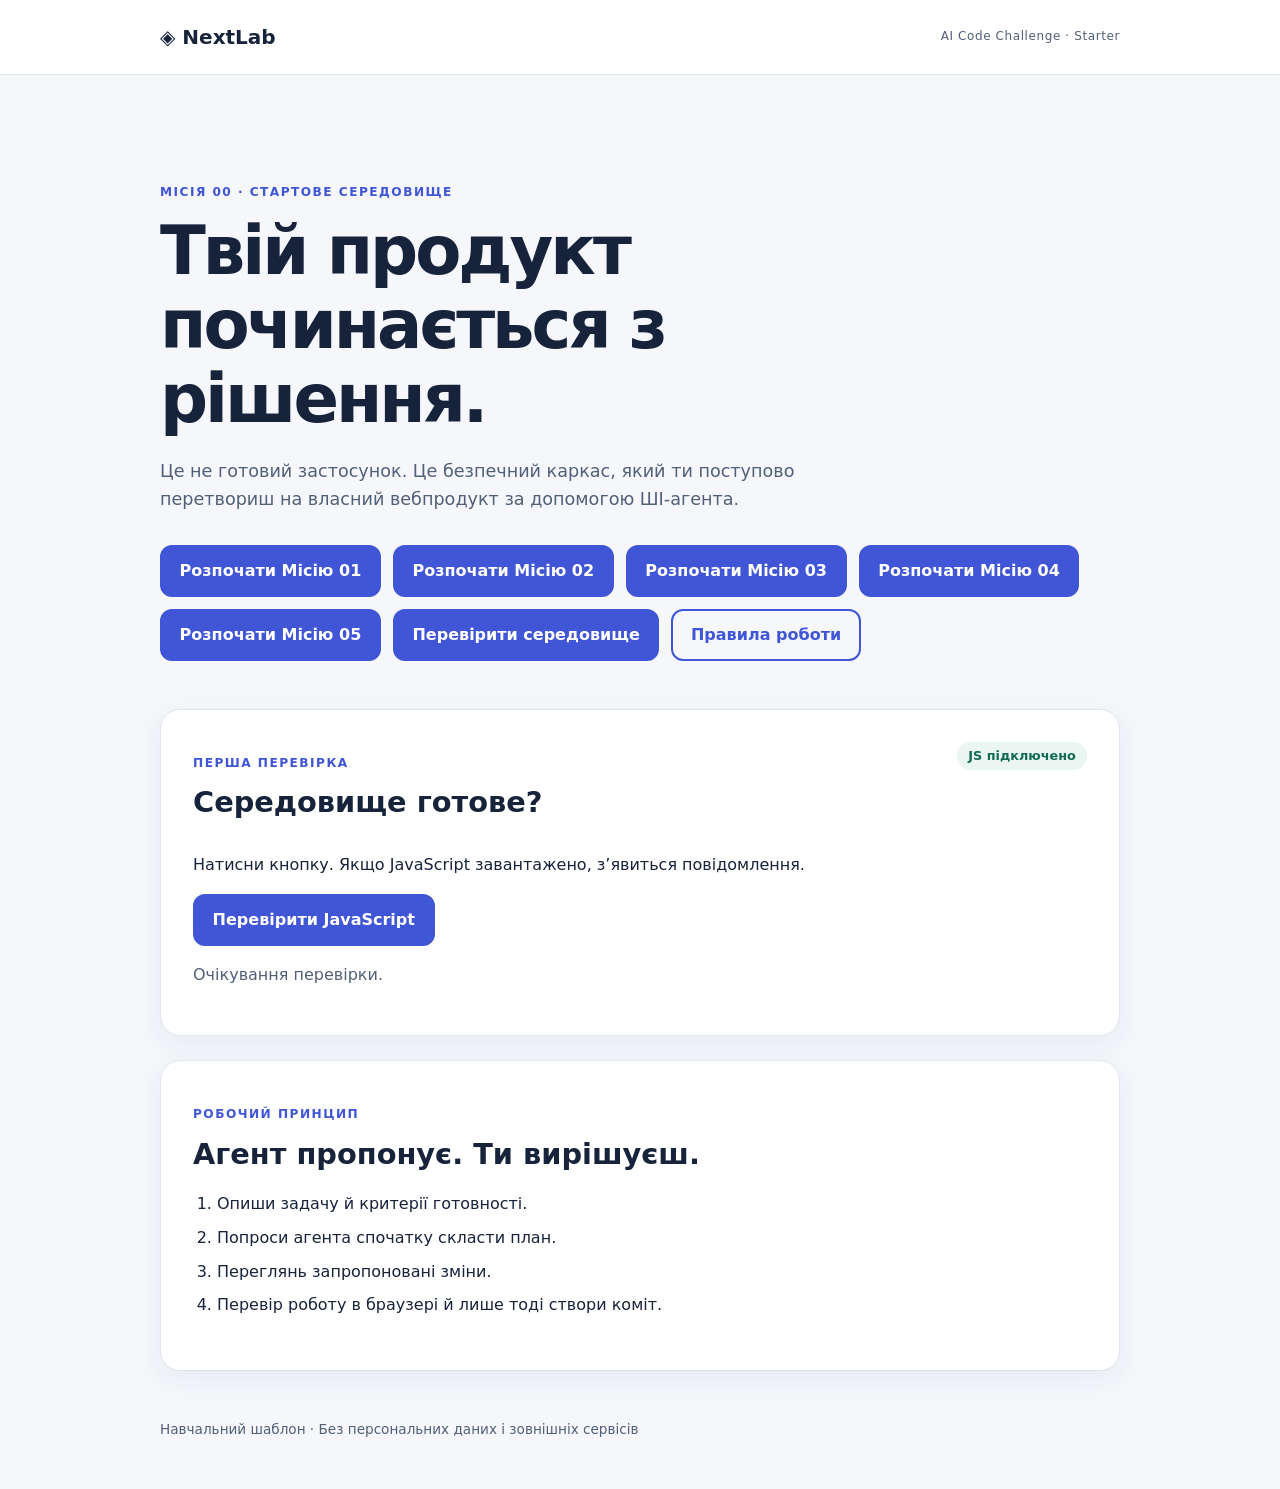
<file: index.html>
<!doctype html>
<html lang="uk">
<head>
  <meta charset="utf-8">
  <meta name="viewport" content="width=device-width, initial-scale=1">
  <meta name="description" content="Стартовий проєкт AI Code Challenge">
  <title>NextLab — стартовий проєкт</title>
  <link rel="stylesheet" href="./css/styles.css">
  <script type="module" src="./js/main.js"></script>
</head> 
<body>
  <a class="skip-link" href="#main">Перейти до вмісту</a>
  <header class="site-header">
    <div class="container header-inner">
      <a class="brand" href="./index.html" aria-label="NextLab — головна">◈ NextLab</a>
      <span class="tag">AI Code Challenge · Starter</span>
    </div>
  </header>
  <main id="main" class="container">
    <section class="hero" aria-labelledby="hero-title">
      <p class="eyebrow">МІСІЯ 00 · СТАРТОВЕ СЕРЕДОВИЩЕ</p>
      <h1 id="hero-title">Твій продукт починається з рішення.</h1>
      <p class="lead">Це не готовий застосунок. Це безпечний каркас, який ти поступово перетвориш на власний вебпродукт за допомогою ШІ-агента.</p>
      <div class="actions">
        <a class="button" href="./mission-01.html">
          Розпочати Місію 01
        </a>
        <a class="button" href="./mission-02/index.html">
          Розпочати Місію 02
        </a>
        <a class="button" href="./mission-03/index.html">
            Розпочати Місію 03
        </a>
        <a class="button" href="./mission-04/index.html">
            Розпочати Місію 04
        </a>
        <a class="button" href="./mission-05/index.html">
            Розпочати Місію 05
        </a>
        <a class="button" href="#workspace">Перевірити середовище</a>
        <a class="button button-secondary" href="#rules">Правила роботи</a>
      </div>
    </section>
    <section id="workspace" class="panel" aria-labelledby="workspace-title">
      <div class="section-heading">
        <div><p class="eyebrow">ПЕРША ПЕРЕВІРКА</p><h2 id="workspace-title">Середовище готове?</h2></div>
        <span class="status" id="app-status" role="status">Перевірка…</span>
      </div>
      <p>Натисни кнопку. Якщо JavaScript завантажено, з’явиться повідомлення.</p>
      <button id="check-button" class="button" type="button">Перевірити JavaScript</button>
      <p id="check-result" class="result" role="status" aria-live="polite">Очікування перевірки.</p>
    </section>
    <section id="rules" class="panel" aria-labelledby="rules-title">
      <p class="eyebrow">РОБОЧИЙ ПРИНЦИП</p>
      <h2 id="rules-title">Агент пропонує. Ти вирішуєш.</h2>
      <ol class="steps">
        <li>Опиши задачу й критерії готовності.</li>
        <li>Попроси агента спочатку скласти план.</li>
        <li>Переглянь запропоновані зміни.</li>
        <li>Перевір роботу в браузері й лише тоді створи коміт.</li>
      </ol>
    </section>
  </main>
  <footer class="container footer">Навчальний шаблон · Без персональних даних і зовнішніх сервісів</footer>
</body>
</html>
</file>
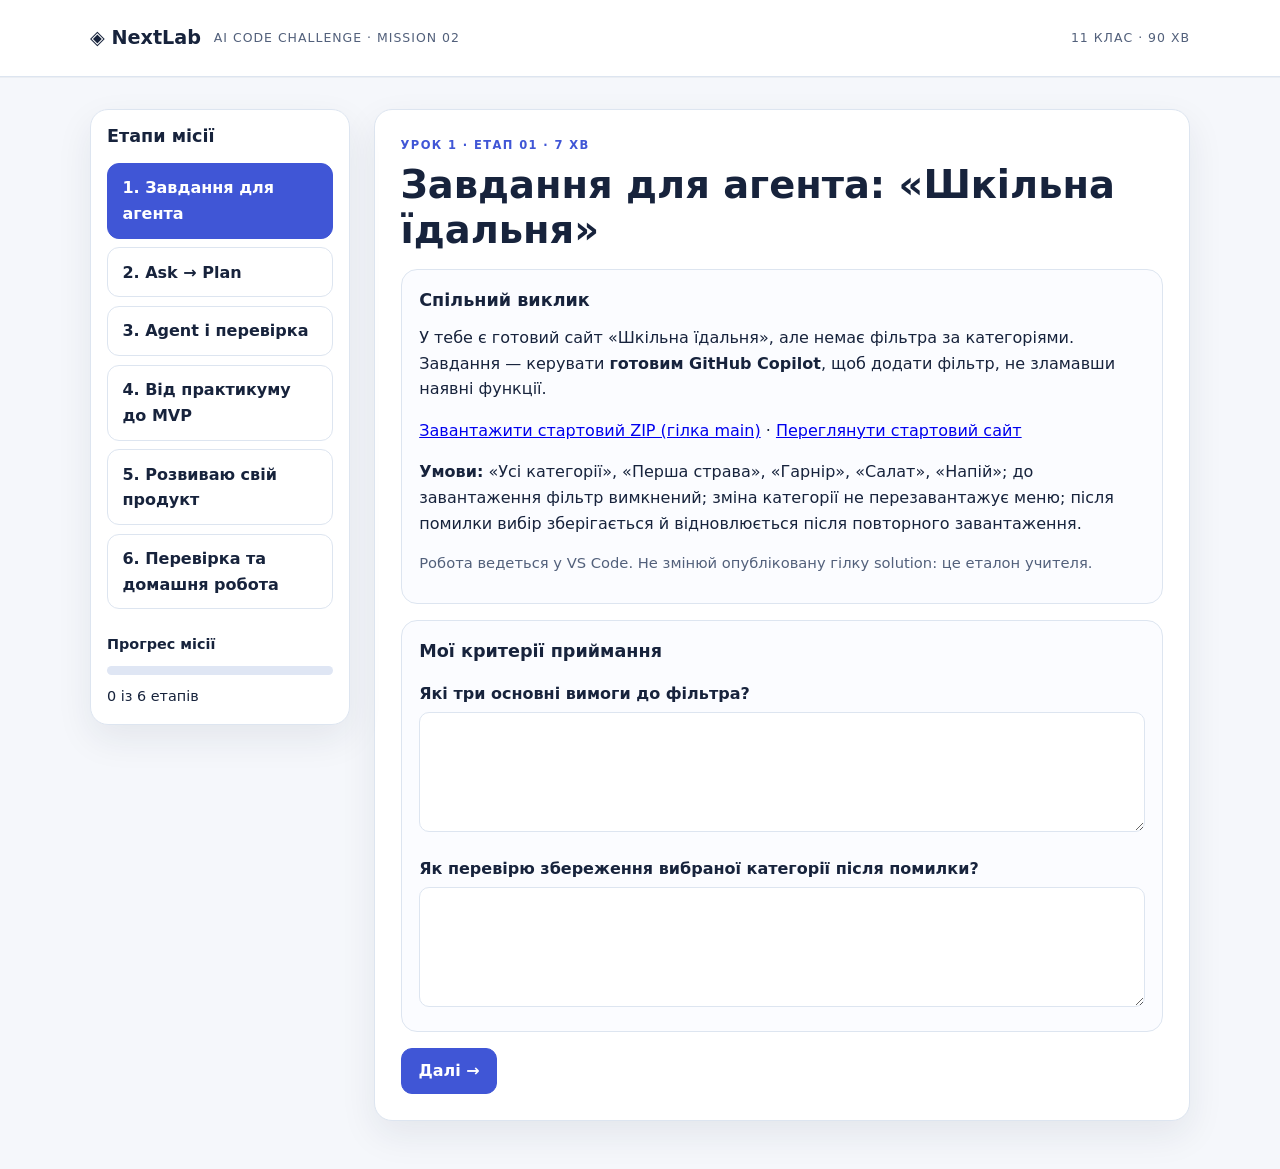
<file: mission-02/index.html>
<!DOCTYPE html>
<html lang="uk"><head><meta charset="utf-8"/><meta content="width=device-width,initial-scale=1" name="viewport"/><meta content="NextLab Місія 02 — практична веброзробка з GitHub Copilot: Їдальня та власний MVP" name="description"/><title>NextLab · Місія 02 · Від Copilot до власного продукту</title><link href="css/style.css" rel="stylesheet"/></head>
<body><a class="skip-link" href="#main">Перейти до вмісту</a><header class="site-header"><div class="container header-inner"><div class="brand-wrap"><a aria-label="На головну NextLab" class="brand" href="../index.html">◈ NextLab</a><span class="tag">AI Code Challenge · Mission 02</span></div><span class="tag">11 клас · 90 хв</span></div></header>
<main class="container mission-layout" id="main"><aside aria-label="Етапи місії" class="timeline"><h2>Етапи місії</h2><nav class="step-nav" id="steps"><button class="step-link active" data-step="1" type="button">1. Завдання для агента</button><button class="step-link" data-step="2" type="button">2. Ask → Plan</button><button class="step-link" data-step="3" type="button">3. Agent і перевірка</button><button class="step-link" data-step="4" type="button">4. Від практикуму до MVP</button><button class="step-link" data-step="5" type="button">5. Розвиваю свій продукт</button><button class="step-link" data-step="6" type="button">6. Перевірка та домашня робота</button></nav><div class="progress-panel"><strong>Прогрес місії</strong><div class="progress-track"><div class="progress-fill" id="progressBar"></div></div><span aria-live="polite" id="progressText">0 із 6 етапів</span></div></aside>
<div class="mission-content"><section class="stage active" id="stage-1"><div class="stage-header"><p class="eyebrow">УРОК 1 · ЕТАП 01 · 7 хв</p><h2>Завдання для агента: «Шкільна їдальня»</h2></div><div class="panel"><h3>Спільний виклик</h3><p>У тебе є готовий сайт «Шкільна їдальня», але немає фільтра за категоріями. Завдання — керувати <strong>готовим GitHub Copilot</strong>, щоб додати фільтр, не зламавши наявні функції.</p><p><a href="https://github.com/rybakolha/canteen-demo/archive/refs/heads/main.zip" rel="noopener noreferrer" target="_blank">Завантажити стартовий ZIP (гілка main)</a> · <a href="https://rybakolha.github.io/canteen-demo/" rel="noopener noreferrer" target="_blank">Переглянути стартовий сайт</a></p><p><strong>Умови:</strong> «Усі категорії», «Перша страва», «Гарнір», «Салат», «Напій»; до завантаження фільтр вимкнений; зміна категорії не перезавантажує меню; після помилки вибір зберігається й відновлюється після повторного завантаження.</p><p class="field-help">Робота ведеться у VS Code. Не змінюй опубліковану гілку solution: це еталон учителя.</p></div><div class="panel"><h3>Мої критерії приймання</h3><label for="challengePrediction">Які три основні вимоги до фільтра?</label><textarea data-field="challengePrediction" id="challengePrediction" rows="3"></textarea><label for="challengeStates">Як перевірю збереження вибраної категорії після помилки?</label><textarea data-field="challengeStates" id="challengeStates" rows="2"></textarea></div><div class="stage-actions"><button class="next-btn" data-next="2" type="button">Далі →</button></div></section>
<section class="stage" hidden="" id="stage-2"><div class="stage-header"><p class="eyebrow">УРОК 1 · ЕТАП 02 · 13 хв</p><h2>Ask → Plan: я керую рішенням агента</h2></div><div class="panel"><h3>Ask: досліди проєкт</h3><p>У Copilot обери Ask (або режим без редагування файлів). Попроси пояснити <code>DEMO_MENU</code>, <code>fetchMenuDemo()</code>, <code>renderMenu()</code> та <code>loadMenu()</code>. Переконайся, що симуляція завантаження не є реальним API.</p><pre class="prompt-box">Поясни, як працює сайт «Шкільна їдальня»: де дані страв, як відбувається асинхронне завантаження, де створюються картки та обробляються помилки. Поки нічого не змінюй.</pre></div><div class="panel"><h3>Plan: перевір і виправ план</h3><p>Перемкнися на Plan. Попроси план лише для <code>index.html</code>, <code>css/style.css</code> і <code>js/app.js</code>. <strong>Уточни:</strong> у разі помилки категорія не скидається; після успішного повторного завантаження застосовується попередній вибір.</p><pre class="prompt-box">Склади план додавання фільтра категорій. До успішного завантаження фільтр вимкнений; при помилці він вимикається, але вибране значення зберігається; після повторного успіху фільтрація відновлюється. Не редагуй файли. Дай тестові сценарії.</pre><label for="planRisks">Яку неточність або ризик виявлено у плані?</label><textarea data-field="planRisks" id="planRisks" rows="2"></textarea><label for="planApproved">Яке уточнення я погодив/погодила?</label><textarea data-field="planApproved" id="planApproved" rows="2"></textarea></div><div class="stage-actions"><button class="secondary-action" data-next="1" type="button">← Назад</button><button class="next-btn" data-next="3" type="button">Далі →</button></div></section>
<section class="stage" hidden="" id="stage-3"><div class="stage-header"><p class="eyebrow">УРОК 1 · ЕТАП 03 · 25 хв</p><h2>Agent → тестування → рішення Keep</h2></div><div class="panel"><h3>Реалізація через Copilot</h3><p>У режимі Agent/Interactive дозволь реалізувати погоджений план. Дозволяй команди лише після перевірки їхнього призначення. Не натискай Keep, поки не завершиш перевірки.</p><pre class="prompt-box">Реалізуй погоджений план фільтра категорій у «Шкільній їдальні». Змінюй лише index.html, css/style.css і js/app.js. Збережи вибір категорії під час помилки, відновлюй його після успішного повторного завантаження. Не змінюй інші функції. Після реалізації покажи Diff і запропонуй тести.</pre></div><div class="panel"><h3>П’ять обов’язкових тестів</h3><p>Познач лише реально перевірені сценарії:</p><label class="check"><input data-check="canteenInitial" type="checkbox"/> Після завантаження видно чотири страви</label><label class="check"><input data-check="canteenFilter" type="checkbox"/> Категорія «Салат» показує одну картку без повторного завантаження</label><label class="check"><input data-check="canteenError" type="checkbox"/> Помилка очищає картки й вимикає фільтр, але зберігає «Салат»</label><label class="check"><input data-check="canteenRecovery" type="checkbox"/> Повторне завантаження відновлює лише «Салат»</label><label class="check"><input data-check="canteenAll" type="checkbox"/> «Усі категорії» знову показує чотири страви</label></div><div class="panel"><h3>Контроль змін</h3><p>Переглянь Diff у JavaScript, HTML та CSS. Перевір семантику <code>label/select/option</code>, читабельність CSS та збереження дизайну. Тільки тоді прийми зміни через Keep.</p><label for="canteenCompare">Що саме я перевірив/перевірила у Diff?</label><textarea data-field="canteenCompare" id="canteenCompare" rows="2"></textarea><label for="manualCodeChange">Яку пропозицію Copilot я виправив/виправила або відхилив/відхилила?</label><textarea data-field="manualCodeChange" id="manualCodeChange" rows="2"></textarea></div><div class="stage-actions"><button class="secondary-action" data-next="2" type="button">← Назад</button><button class="next-btn" data-next="4" type="button">Далі →</button></div></section>
<section class="stage" hidden="" id="stage-4"><div class="stage-header"><p class="eyebrow">УРОК 2 · ЕТАП 04 · 10 хв</p><h2>Від «Їдальні» до мого вебпродукту</h2></div>
<div class="panel"><h3>Професійний перенос навички</h3><p>На першому уроці ти навчився керувати готовим агентом: <strong>досліджувати → планувати → погоджувати → змінювати → тестувати</strong>. Тепер застосуй той самий процес до власного сайту або вебзастосунку. <strong>Окремий DevMate створювати не потрібно.</strong></p><p>У цій місії ШІ — інструмент розробника. Відповідальність за код, перевірку та кінцевий результат залишається за тобою.</p></div>
<div class="panel"><h3>Знайди одну реальну задачу</h3><p>Відкрий Product Brief із Місії 01 та свій репозиторій. Обери <strong>одне невелике завдання</strong>, яке реально виконати або почати за 30 хвилин. Воно має просувати твій MVP, а не створювати новий навчальний проєкт.</p><p><strong>Приклади:</strong> зробити меню навігації на телефоні; додати перевірку полів форми; реалізувати фільтрацію власних карток; зберегти налаштування у LocalStorage; виправити конкретну помилку. Обирай лише те, що потрібно твоєму продукту.</p><label for="transferSkill">Який принцип роботи з Copilot перенесу у свій проєкт?</label><textarea data-field="transferSkill" id="transferSkill" placeholder="Наприклад: спочатку погоджу план, потім перевірю Diff і тестові сценарії" rows="2"></textarea><label for="taskCandidate">Яке одне завдання зараз найбільш корисне для мого MVP?</label><textarea data-field="taskCandidate" id="taskCandidate" placeholder="Одна функція або одне конкретне виправлення" rows="2"></textarea></div>
<div class="stage-actions"><button class="secondary-action" data-next="3" type="button">← Назад</button><button class="next-btn" data-next="5" type="button">Далі →</button></div></section>
<section class="stage" hidden="" id="stage-5"><div class="stage-header"><p class="eyebrow">УРОК 2 · ЕТАП 05 · 30 хв</p><h2>Моє перше перевірене вдосконалення MVP</h2></div>
<div class="panel"><h3>Крок 1. Віднови контекст Місії 01 · 5 хв</h3><p>Імпортуй JSON Місії 01. Переглянь Product Brief, але звір його з поточним станом проєкту. Імпорт <strong>не змінює файлів</strong> твого сайту й не передає контекст автоматично до Copilot.</p><input accept=".json,application/json" aria-label="Імпорт JSON Місії 01" id="importFile" type="file"/><p class="status" id="importStatus" role="status">Файл ще не імпортовано. Можна продовжити вручну.</p><div class="brief-preview" hidden="" id="briefPreview"><h4>Відновлений Product Brief</h4><dl id="briefFields"></dl></div><label for="manualName">Назва мого проєкту (якщо немає JSON)</label><input data-field="manualName" id="manualName"/><label for="manualMvp">Головні функції MVP (якщо немає JSON)</label><textarea data-field="manualMvp" id="manualMvp" rows="2"></textarea></div>
<div class="panel"><h3>Крок 2. Сформулюй перевірювану задачу · 5 хв</h3><p>Відкрий <strong>власний</strong> проєкт у VS Code. Знайди файл або компонент, який потребує зміни. Не починай із команди «зроби мені весь сайт».</p><label for="taskGoal">Мета конкретної зміни</label><textarea data-field="taskGoal" id="taskGoal" placeholder="Коли користувач …, застосунок повинен …" rows="2"></textarea><label for="taskAcceptance">Як перевірю, що завдання виконано? (2–3 сценарії)</label><textarea data-field="taskAcceptance" id="taskAcceptance" rows="3"></textarea><label for="repoLink">Посилання на репозиторій або локальний шлях</label><input data-field="repoLink" id="repoLink" placeholder="https://github.com/... або шлях до папки"/></div>
<div class="panel"><h3>Крок 3. Ask → Plan → Agent · 15 хв</h3><p>У режимі Ask попроси Copilot пояснити наявний код. У Plan — запропонувати <strong>мінімальний</strong> план без редагування. Перевір план і лише тоді дозволь Agent змінити погоджені файли. Якщо Copilot недоступний, виконай ту саму зміну вручну та задокументуй рішення.</p><h4>Промпт для планування</h4><pre class="prompt-box" id="planPrompt"></pre><button class="secondary-action" id="copyPlan" type="button">Копіювати промпт</button><h4>Промпт для реалізації</h4><pre class="prompt-box" id="agentPrompt"></pre><button class="secondary-action" id="copyAgent" type="button">Копіювати промпт</button><label for="planCorrection">Що я уточнив/уточнила або відхилив/відхилила у плані?</label><textarea data-field="planCorrection" id="planCorrection" rows="2"></textarea></div>
<div class="panel"><h3>Крок 4. Перевір результат · 5 хв</h3><p>Перевір фактичну поведінку в браузері, переглянь Diff, поясни хоча б одну зміну в JavaScript, HTML або CSS. Якщо завдання не завершене — зафіксуй, що працює, і що залишилося зробити.</p><label class="check"><input data-check="ownRun" type="checkbox"/> Власний проєкт відкривається після змін</label><label class="check"><input data-check="ownDiff" type="checkbox"/> Переглянуто зміни файлів і перевірено їхній обсяг</label><label class="check"><input data-check="ownTest" type="checkbox"/> Перевірено хоча б один сценарій користувача</label><label for="mvpCurrent">Що реально працює після заняття?</label><textarea data-field="mvpCurrent" id="mvpCurrent" rows="2"></textarea><label for="mvpEvidence">Доказ: файл, скриншот, тест або посилання на версію</label><textarea data-field="mvpEvidence" id="mvpEvidence" rows="2"></textarea></div>
<div class="stage-actions"><button class="secondary-action" data-next="4" type="button">← Назад</button><button class="next-btn" data-next="6" type="button">Далі →</button></div></section>
<section class="stage" hidden="" id="stage-6"><div class="stage-header"><p class="eyebrow">УРОК 2 · ЕТАП 06 · 5 хв + ДІМ</p><h2>Рефлексія, наступний крок і подання</h2></div>
<div class="panel"><h3>Підсумок пари</h3><p>Порівняй свою роботу з Copilot у «Їдальні» та у власному проєкті. Запиши конкретне рішення: що запропонував агент, що ти перевірив/перевірила і чому погодився/погодилася або змінив/змінила план.</p><div id="decisions"></div><button class="secondary-action" id="addDecision" type="button">+ Додати рішення</button><label for="reflection">Що я тепер умію робити як веброзробник?</label><textarea data-field="reflection" id="reflection" rows="3"></textarea><label for="nextAction">Який найближчий крок для мого продукту?</label><textarea data-field="nextAction" id="nextAction" rows="2"></textarea></div>
<div class="panel"><h3>Домашня робота · мій MVP</h3><p><strong>Заверши або доведи до перевірюваного стану завдання, розпочате на уроці.</strong> Не додавай нових функцій без потреби. Перевір основний сценарій, виправ помилки, збережи роботу у своєму репозиторії (або підготуй файли до завантаження, якщо Git ще не налаштований).</p><label class="check"><input data-check="homeFeature" type="checkbox"/> Реалізована погоджена функція або задокументовано причину блокування</label><label class="check"><input data-check="homeTests" type="checkbox"/> Перевірено щонайменше два сценарії, зокрема крайовий або помилковий</label><label class="check"><input data-check="homeExplain" type="checkbox"/> Можу пояснити ключову зміну коду власними словами</label><label class="check"><input data-check="homeSaved" type="checkbox"/> Код збережено, є посилання або копія файлів</label><label for="manualCodePrediction">Що я очікував/очікувала від власної зміни коду?</label><textarea data-field="manualCodePrediction" id="manualCodePrediction" rows="2"></textarea><label for="manualCodeObservation">Що отримав/отримала під час перевірки?</label><textarea data-field="manualCodeObservation" id="manualCodeObservation" rows="2"></textarea><label for="mvpNext">Що буде наступною задачею після цієї місії?</label><textarea data-field="mvpNext" id="mvpNext" rows="2"></textarea><label for="finalLink">Посилання на репозиторій, коміт або робочу версію</label><input data-field="finalLink" id="finalLink" placeholder="https://github.com/..."/></div>
<div class="panel"><h3>Самооцінювання · 12 балів</h3><p>Чотири критерії по 0–3 бали. Оцінюй не кількість коду, створеного Copilot, а обґрунтованість власних рішень і перевірений результат.</p><div id="rubric"></div><p class="score-total">Мій результат: <strong id="totalScore">0</strong> / 12</p></div>
<div class="panel"><h3>Збереження й Moodle</h3><p>Експортуй JSON і Markdown після домашньої роботи. У Moodle подай звіт і посилання на код (або файли за вимогою вчителя). <strong>NextLab зберігає відповіді, але не зберігає автоматично код із VS Code.</strong> Автозбереження працює лише в цьому браузері.</p><div class="export-actions"><button id="exportJson" type="button">Експорт JSON</button><button class="secondary-action" id="exportMd" type="button">Експорт Markdown</button></div><p class="status" id="saveStatus" role="status">Автозбереження увімкнено.</p></div>
<div class="stage-actions"><button class="secondary-action" data-next="5" type="button">← Назад</button></div></section></div></main><script defer="" src="js/app.js"></script></body></html>
</file>
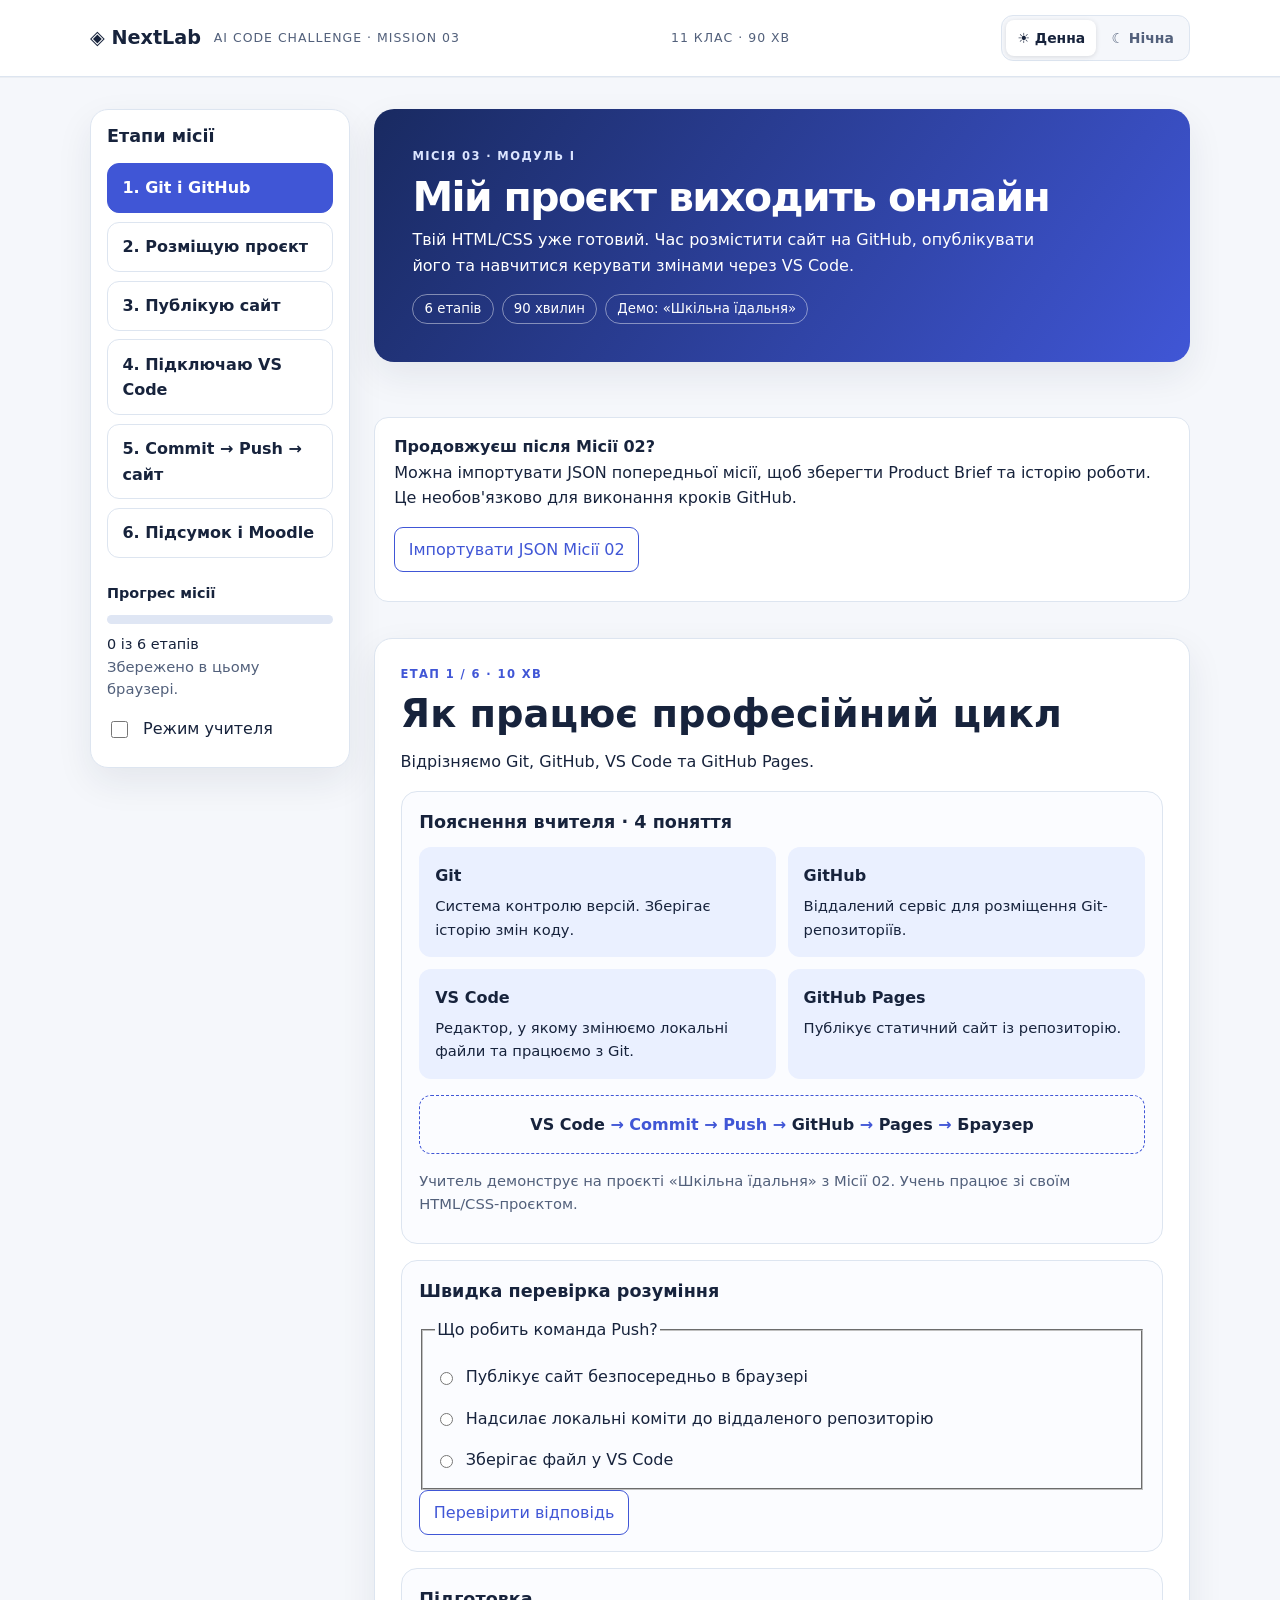
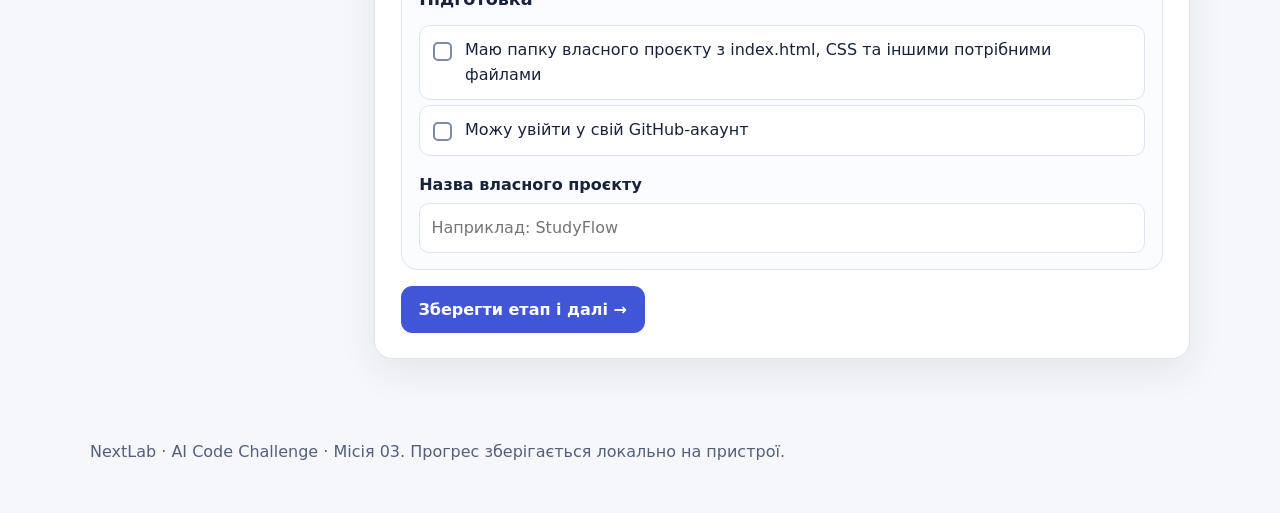
<file: mission-03/index.html>
<!DOCTYPE html>

<html data-theme="light" lang="uk"><head><meta charset="utf-8"/><meta content="width=device-width,initial-scale=1" name="viewport"/><meta content="NextLab Місія 03: GitHub, GitHub Pages, VS Code, коміти й публікація власного вебпроєкту" name="description"/><title>NextLab · Місія 03 · Мій проєкт виходить онлайн</title><link href="css/style.css" rel="stylesheet"/></head><body><a class="skip-link" href="#main">Перейти до вмісту</a><header class="site-header"><div class="container header-inner"><div class="brand-wrap"><a class="brand" href="../index.html">◈ NextLab</a><span class="tag">AI Code Challenge · Mission 03</span></div><span class="tag">11 клас · 90 хв</span><div aria-label="Тема оформлення" class="theme-control" role="group"><button aria-pressed="true" class="theme-option" data-theme-choice="light" type="button">☀ Денна</button><button aria-pressed="false" class="theme-option" data-theme-choice="dark" type="button">☾ Нічна</button></div></div></header><main class="container mission-layout" id="main"><aside aria-label="Етапи місії" class="timeline"><h2>Етапи місії</h2><nav class="step-nav" id="steps"><button class="step-link" data-step="1" type="button">1. Git і GitHub</button><button class="step-link" data-step="2" type="button">2. Розміщую проєкт</button><button class="step-link" data-step="3" type="button">3. Публікую сайт</button><button class="step-link" data-step="4" type="button">4. Підключаю VS Code</button><button class="step-link" data-step="5" type="button">5. Commit → Push → сайт</button><button class="step-link" data-step="6" type="button">6. Підсумок і Moodle</button></nav><div class="progress-panel"><strong>Прогрес місії</strong><div class="progress-track"><div class="progress-fill" id="progressBar"></div></div><span aria-live="polite" id="progressText">0 із 6 етапів</span><p class="field-help" id="saveStatus">Автозбереження увімкнено</p></div><div class="teacher-toggle"><label class="check"><input id="teacherMode" type="checkbox"/><span>Режим учителя</span></label></div></aside><div class="mission-content"><div class="hero"><p class="eyebrow">МІСІЯ 03 · МОДУЛЬ I</p><h1>Мій проєкт виходить онлайн</h1><p>Твій HTML/CSS уже готовий. Час розмістити сайт на GitHub, опублікувати його та навчитися керувати змінами через VS Code.</p><div class="hero-meta"><span>6 етапів</span><span>90 хвилин</span><span>Демо: «Шкільна їдальня»</span></div></div><div class="teacher-note" hidden=""><strong>Учителю:</strong> демонструйте всі кроки на окремому репозиторії <code>canteen-demo</code>. Учні повторюють їх зі своїми сайтами. Перед уроком перевірте наявність Git, доступ до GitHub, можливість увімкнути Pages і мережевий доступ. Якщо GitHub Pages недоступний через налаштування акаунта чи організації, не вимагайте від учнів обхідних дій: зафіксуйте обмеження і погодьте альтернативний спосіб публікації.</div><div class="import-banner"><strong>Продовжуєш після Місії 02?</strong><p>Можна імпортувати JSON попередньої місії, щоб зберегти Product Brief та історію роботи. Це необов'язково для виконання кроків GitHub.</p><button class="secondary-action" id="importPrevBtn" type="button">Імпортувати JSON Місії 02</button><p aria-live="polite" class="field-help" id="importStatus"></p></div><section aria-labelledby="title-1" class="stage" hidden="" id="stage-1"><div class="stage-header"><p class="eyebrow">ЕТАП 1 / 6 · 10 хв</p><h2 id="title-1">Як працює професійний цикл</h2><p>Відрізняємо Git, GitHub, VS Code та GitHub Pages.</p></div><section class="panel"><h3>Пояснення вчителя · 4 поняття</h3><div class="concepts"><article><strong>Git</strong><p>Система контролю версій. Зберігає історію змін коду.</p></article><article><strong>GitHub</strong><p>Віддалений сервіс для розміщення Git-репозиторіїв.</p></article><article><strong>VS Code</strong><p>Редактор, у якому змінюємо локальні файли та працюємо з Git.</p></article><article><strong>GitHub Pages</strong><p>Публікує статичний сайт із репозиторію.</p></article></div><div aria-label="VS Code, Commit, Push, GitHub, GitHub Pages, браузер" class="flow-diagram" role="img">VS Code <span>→ Commit → Push →</span> GitHub <span>→</span> Pages <span>→</span> Браузер</div><p class="field-help">Учитель демонструє на проєкті «Шкільна їдальня» з Місії 02. Учень працює зі своїм HTML/CSS-проєктом.</p></section><section class="panel"><h3>Швидка перевірка розуміння</h3><fieldset><legend>Що робить команда Push?</legend><label class="choice"><input name="quiz" type="radio" value="a"/> Публікує сайт безпосередньо в браузері</label><label class="choice"><input name="quiz" type="radio" value="b"/> Надсилає локальні коміти до віддаленого репозиторію</label><label class="choice"><input name="quiz" type="radio" value="c"/> Зберігає файл у VS Code</label></fieldset><button class="secondary-action" id="quizCheck" type="button">Перевірити відповідь</button><p aria-live="polite" class="status" id="quizResult"></p></section><section class="panel"><h3>Підготовка</h3><label class="check"><input data-check="s1-files" type="checkbox"/><span>Маю папку власного проєкту з index.html, CSS та іншими потрібними файлами</span></label><label class="check"><input data-check="s1-account" type="checkbox"/><span>Можу увійти у свій GitHub-акаунт</span></label><label for="projectName">Назва власного проєкту</label><input data-field="projectName" id="projectName" placeholder="Наприклад: StudyFlow" type="text"/></section><div class="stage-actions"><button class="next-btn" data-finish="1" type="button">Зберегти етап і далі →</button></div></section><section aria-labelledby="title-2" class="stage" hidden="" id="stage-2"><div class="stage-header"><p class="eyebrow">ЕТАП 2 / 6 · 15 хв</p><h2 id="title-2">Розміщую власний проєкт</h2><p>Створюємо репозиторій і переносимо до нього вже готовий код.</p></div><section class="panel"><h3>Учитель показує · «Шкільна їдальня»</h3><figure class="interface-figure"><img alt="Навчальна схема: 01 repository" loading="lazy" src="assets/01-repository.svg"/><figcaption>Навчальна схема інтерфейсу (не скриншот). Назви та розташування кнопок можуть відрізнятися.</figcaption></figure><ol><li>На GitHub натисніть <strong>New repository</strong> (або <strong>+ → New repository</strong>).</li><li>Назвіть його <code>canteen-demo</code>, виберіть <strong>Public</strong>. Не додавайте README на цьому етапі, якщо завантажуєте готові файли.</li><li>Натисніть <strong>Create repository</strong>.</li><li>На сторінці порожнього репозиторію натисніть <strong>uploading an existing file</strong> (або <strong>Add file → Upload files</strong>).</li><li>Перетягніть <strong>вміст</strong> папки їдальні: <code>index.html</code>, <code>css/</code>, <code>js/</code>, потрібні зображення.</li><li>Введіть опис коміту <code>Initial website version</code> і підтвердьте <strong>Commit changes</strong>.</li></ol><p class="status">Для учнів: використовуйте назву власного проєкту. Репозиторій Public означає, що код буде доступний іншим. Не завантажуйте персональні дані, паролі, токени або приватні матеріали.</p></section><section class="panel practical-help"><h3>Де вводити повідомлення першого коміту</h3><p>На GitHub у вікні Commit changes повідомлення вводять у верхнє однорядкове поле (за замовчуванням «Add files via upload»). Велике поле опису нижче необов'язкове.</p><p>Приклад повідомлення: Initial commit: canteen demo. Натисніть зелену кнопку Commit changes.</p><figure class="interface-figure real-screen"><img alt="Форма GitHub Commit changes з верхнім полем повідомлення" loading="lazy" src="assets/14-commit-github.png"/><figcaption>Реальний скриншот під час проходження Місії 03. Інтерфейс може відрізнятися залежно від версії VS Code.</figcaption></figure></section><section class="panel"><h3>Перевіряю структуру</h3><figure class="interface-figure"><img alt="Навчальна схема: 02 upload" loading="lazy" src="assets/02-upload.svg"/><figcaption>Навчальна схема інтерфейсу (не скриншот). Назви та розташування кнопок можуть відрізнятися.</figcaption></figure><div class="tree"><strong>my-project/</strong><br/>├── index.html<br/>├── css/<br/>│   └── style.css<br/>├── js/<br/>│   └── app.js <em>(якщо вже є)</em><br/>└── assets/ <em>(за потреби)</em></div><p>Важливо: для публікації з кореня репозиторію файл <code>index.html</code> має лежати в корені, а не в зайвій вкладеній папці.</p><label class="check"><input data-check="s2-repo" type="checkbox"/><span>Репозиторій створено</span></label><label class="check"><input data-check="s2-files" type="checkbox"/><span>index.html і всі необхідні файли видно на GitHub</span></label><label for="repoUrl">URL мого репозиторію</label><input data-field="repoUrl" id="repoUrl" placeholder="https://github.com/username/project" type="url"/></section><div class="stage-actions"><button class="secondary-action" data-go="1" type="button">← Назад</button><button class="next-btn" data-finish="2" type="button">Зберегти етап і далі →</button></div></section><section aria-labelledby="title-3" class="stage" hidden="" id="stage-3"><div class="stage-header"><p class="eyebrow">ЕТАП 3 / 6 · 15 хв</p><h2 id="title-3">Публікую через GitHub Pages</h2><p>Робимо сторінку доступною за вебадресою.</p></div><section class="panel"><h3>Демонстрація вчителя · 7 кроків</h3><figure class="interface-figure"><img alt="Навчальна схема: 03 pages" loading="lazy" src="assets/03-pages.svg"/><figcaption>Навчальна схема інтерфейсу (не скриншот). Назви та розташування кнопок можуть відрізнятися.</figcaption></figure><ol><li>У репозиторії відкрийте <strong>Settings → Pages</strong>.</li><li>У розділі <strong>Build and deployment</strong> виберіть <strong>Deploy from a branch</strong>.</li><li>Виберіть гілку <strong>main</strong> і папку <strong>/(root)</strong>.</li><li>Натисніть <strong>Save</strong>.</li><li>Зачекайте завершення публікації; статус можна перевірити у <strong>Actions</strong>.</li><li>Поверніться до <strong>Settings → Pages</strong> та відкрийте посилання на сайт.</li><li>Перевірте головну сторінку, стилі, зображення, кнопки й переходи.</li></ol><p>Типова адреса: <code>https://username.github.io/repository-name/</code>. Вона залежить від власника та назви репозиторію.</p></section><section class="panel"><h3>Проблема: сторінка без стилів?</h3><p>Перевірте регістр літер у назвах файлів і відносні шляхи. Для проєктного GitHub Pages краще використовувати <code>css/style.css</code>, а не <code>/css/style.css</code>: шлях із початковим слешем шукає файл у корені домену.</p><div class="compare"><div><strong>Працює у папці проєкту</strong><code>&lt;link href="css/style.css" rel="stylesheet"&gt;</code></div><div><strong>Може зламатися</strong><code>&lt;link href="/css/style.css" rel="stylesheet"&gt;</code></div></div></section><section class="panel"><h3>Доказ публікації</h3><figure class="interface-figure"><img alt="Навчальна схема: 04 browser" loading="lazy" src="assets/04-browser.svg"/><figcaption>Навчальна схема інтерфейсу (не скриншот). Назви та розташування кнопок можуть відрізнятися.</figcaption></figure><label class="check"><input data-check="s3-enabled" type="checkbox"/><span>GitHub Pages налаштовано на main / (root)</span></label><label class="check"><input data-check="s3-open" type="checkbox"/><span>Сайт відкривається у браузері</span></label><label class="check"><input data-check="s3-style" type="checkbox"/><span>Стилі та ресурси завантажуються</span></label><label for="pagesUrl">URL опублікованого сайту</label><input data-field="pagesUrl" id="pagesUrl" placeholder="https://username.github.io/project/" type="url"/></section><div class="stage-actions"><button class="secondary-action" data-go="2" type="button">← Назад</button><button class="next-btn" data-finish="3" type="button">Зберегти етап і далі →</button></div></section><section aria-labelledby="title-4" class="stage" hidden="" id="stage-4"><div class="stage-header"><p class="eyebrow">ЕТАП 4 / 6 · 15 хв</p><h2 id="title-4">Підключаю репозиторій до VS Code</h2><p>Тепер редагуватимемо проєкт локально й надсилатимемо зміни на GitHub.</p></div><section class="panel"><h3>Клонування · Windows і macOS</h3><figure class="interface-figure"><img alt="Навчальна схема: 05 clone" loading="lazy" src="assets/05-clone.svg"/><figcaption>Навчальна схема інтерфейсу (не скриншот). Назви та розташування кнопок можуть відрізнятися.</figcaption></figure><ol><li>Переконайтеся, що встановлено <strong>Git</strong> та <strong>Visual Studio Code</strong>. Перевірка в терміналі: <code>git --version</code>.</li><li>На GitHub у своєму репозиторії натисніть <strong>Code → HTTPS</strong> і скопіюйте адресу клонування.</li><li>У VS Code відкрийте <strong>Source Control → Clone Repository</strong> або <strong>Ctrl+Shift+P</strong> (Windows) / <strong>Cmd+Shift+P</strong> (macOS) → <strong>Git: Clone</strong>.</li><li>Вставте HTTPS-адресу та виберіть папку для збереження.</li><li>Відкрийте клонований проєкт у VS Code та підтвердьте довіру до папки, якщо це ваш власний код.</li><li>Перевірте, що у Source Control відображається репозиторій, а в Explorer — файли сайту.</li></ol><p class="status">Не редагуйте після клонування стару папку, з якої раніше завантажували файли через браузер. Працюйте саме в <strong>клонованій</strong> папці.</p></section><details class="practical-accordion"><summary>Після Clone: відкрийте саме клонований репозиторій</summary><section class="panel accordion-content"><p>Якщо з'явилося «Would you like to open the repository?» — натисніть Open. Стару папку, з якої завантажували файли через браузер, більше не редагуємо.</p><p>Якщо VS Code просить довіряти авторам, підтверджуйте довіру лише до власного або перевіреного проєкту.</p><figure class="interface-figure real-screen"><img alt="Діалог VS Code Would you like to open the repository з кнопкою Open" loading="lazy" src="assets/16-open-clone.png"/><figcaption>Реальний скриншот під час проходження Місії 03. Інтерфейс може відрізнятися залежно від версії VS Code.</figcaption></figure></section></details><details class="practical-accordion"><summary>Source Control не працює: Restricted Mode</summary><section class="panel accordion-content"><p>Повідомлення «None of the registered source control providers work in Restricted Mode» означає, що папка відкрита в обмеженому режимі.</p><p>Натисніть Manage Workspace Trust → Trust, якщо це ваш власний репозиторій. Після перезавантаження перевірте Source Control (Ctrl+Shift+G).</p><figure class="interface-figure real-screen"><img alt="Панель Source Control з повідомленням Restricted Mode та кнопкою Manage Workspace Trust" loading="lazy" src="assets/08-workspace-trust.png"/><figcaption>Реальний скриншот під час проходження Місії 03. Інтерфейс може відрізнятися залежно від версії VS Code.</figcaption></figure></section></details><section class="panel"><h3>Якщо VS Code не бачить Git</h3><p>Встановіть Git з офіційного джерела, перезапустіть VS Code і перевірте <code>git --version</code>. Для авторизації під час Push дотримуйтеся підказок VS Code/GitHub; пароль GitHub не вводиться як звичайний Git-пароль.</p><p class="field-help">Windows: Ctrl+Shift+P. macOS: Cmd+Shift+P. Команда Git: Clone однакова.</p></section><section class="panel"><h3>Перевіряю</h3><label class="check"><input data-check="s4-git" type="checkbox"/><span>Git доступний у VS Code</span></label><label class="check"><input data-check="s4-clone" type="checkbox"/><span>Репозиторій клоновано</span></label><label class="check"><input data-check="s4-files" type="checkbox"/><span>Відкрито правильну локальну папку</span></label><label for="cloneNotes">Що було складно під час підключення?</label><textarea data-field="cloneNotes" id="cloneNotes" placeholder="Опишіть проблему або напишіть «Без труднощів»" rows="3"></textarea></section><div class="stage-actions"><button class="secondary-action" data-go="3" type="button">← Назад</button><button class="next-btn" data-finish="4" type="button">Зберегти етап і далі →</button></div></section><section aria-labelledby="title-5" class="stage" hidden="" id="stage-5"><div class="stage-header"><p class="eyebrow">ЕТАП 5 / 6 · 25 хв</p><h2 id="title-5">Редагую → Commit → Push → перевіряю</h2><p>Проходимо перший повний цикл оновлення опублікованого сайту.</p></div><section class="panel"><h3>Демонстрація вчителя на їдальні</h3><figure class="interface-figure"><img alt="Навчальна схема: 06 commit" loading="lazy" src="assets/06-commit.svg"/><figcaption>Навчальна схема інтерфейсу (не скриншот). Назви та розташування кнопок можуть відрізнятися.</figcaption></figure><ol><li>У VS Code відкрийте <code>index.html</code> клонованого репозиторію <code>canteen-demo</code>.</li><li>Змініть видимий заголовок, наприклад «Меню шкільної їдальні» на «Меню шкільної їдальні · оновлено».</li><li>Збережіть файл (<strong>Ctrl+S</strong> / <strong>Cmd+S</strong>).</li><li>У <strong>Source Control</strong> перегляньте <strong>Diff</strong>: що саме змінилося?</li><li>Натисніть <strong>Stage Changes</strong> (+), введіть осмислене повідомлення <code>Update canteen page heading</code> і натисніть <strong>Commit</strong>.</li><li>Виконайте <strong>Push</strong> або <strong>Sync Changes</strong>. Якщо VS Code запропонує авторизацію, завершіть її.</li><li>Перевірте новий коміт на GitHub, дочекайтеся завершення Pages deployment.</li><li>Оновіть опублікований сайт у браузері й переконайтеся, що заголовок змінився.</li></ol></section><details class="practical-accordion"><summary>Попередження про українські символи — не помилка</summary><section class="panel accordion-content"><p>Повідомлення «This document contains many non-basic ASCII unicode characters» пов'язане з підсвічуванням Unicode. Українські літери в HTML допустимі; не видаляйте їх і не змінюйте кодування через це попередження.</p><p>Перевірте, що файл збережений у UTF-8, а документ має lang="uk". Далі змінюйте тільки текст потрібного заголовка.</p><figure class="interface-figure real-screen"><img alt="Попередження VS Code про Unicode у файлі index.html" loading="lazy" src="assets/15-unicode.png"/><figcaption>Реальний скриншот під час проходження Місії 03. Інтерфейс може відрізнятися залежно від версії VS Code.</figcaption></figure></section></details><details class="practical-accordion"><summary>Commit не створюється: налаштуйте автора Git</summary><section class="panel accordion-content"><p>Якщо бачите «Make sure you configure your user.name and user.email in git», Git ще не має даних автора на цьому комп'ютері.</p><p>Відкрийте Terminal → New Terminal у клонованому репозиторії. Вкажіть власне ім'я та підтверджену в GitHub email-адресу або GitHub noreply-адресу. Не публікуйте приватну адресу в навчальних скриншотах.</p><p>Ці команди без --global діють лише для поточного репозиторію. Потім повторіть Commit.</p><figure class="interface-figure real-screen"><img alt="Помилка VS Code щодо user.name та user.email" loading="lazy" src="assets/09-git-identity.png"/><figcaption>Реальний скриншот під час проходження Місії 03. Інтерфейс може відрізнятися залежно від версії VS Code.</figcaption></figure><pre class="prompt-box">git config user.name "Ваше ім’я"
git config user.email "ваша-адреса@example.com"
git config user.name
git config user.email</pre></section></details><details class="practical-accordion"><summary>Як відрізнити Commit від Push</summary><section class="panel accordion-content"><p>Після локального коміту в Source Control може з'явитися «Sync Changes 1↑». Стрілка вгору означає один коміт, який очікує надсилання.</p><p>Перегляньте граф: main вказує на новий коміт, а origin/main ще на попередній. Натисніть Sync Changes, щоб синхронізувати репозиторій.</p><figure class="interface-figure real-screen"><img alt="Source Control: Sync Changes 1↑ та граф комітів" loading="lazy" src="assets/10-sync-ready.png"/><figcaption>Реальний скриншот під час проходження Місії 03. Інтерфейс може відрізнятися залежно від версії VS Code.</figcaption></figure></section></details><details class="practical-accordion"><summary>Підтвердження Sync Changes</summary><section class="panel accordion-content"><p>Діалог «This action will pull and push commits from and to origin/main» пояснює, що VS Code отримає віддалені зміни та надішле локальні коміти.</p><p>Натисніть OK. Якщо Git повідомить про конфлікт або помилку авторизації, не повторюйте синхронізацію навмання — прочитайте повідомлення.</p><figure class="interface-figure real-screen"><img alt="Діалог VS Code з підтвердженням pull та push" loading="lazy" src="assets/11-sync-confirm.png"/><figcaption>Реальний скриншот під час проходження Місії 03. Інтерфейс може відрізнятися залежно від версії VS Code.</figcaption></figure></section></details><details class="practical-accordion"><summary>Дозвіл на Git Fetch</summary><section class="panel accordion-content"><p>Питання «Would you like Visual Studio Code to periodically run git fetch?» — не помилка. Для навчання можна натиснути Yes.</p><p>Fetch перевіряє та отримує інформацію про віддалені коміти, але не змінює робочі файли й не публікує сайт.</p><figure class="interface-figure real-screen"><img alt="Запит VS Code про періодичний git fetch" loading="lazy" src="assets/12-fetch.png"/><figcaption>Реальний скриншот під час проходження Місії 03. Інтерфейс може відрізнятися залежно від версії VS Code.</figcaption></figure></section></details><details class="practical-accordion"><summary>Перевірка після синхронізації</summary><section class="panel accordion-content"><p>Після успішного Push позначка 1↑ зникає, а main і origin/main вказують на той самий коміт.</p><p>Далі перевірте GitHub Actions / Pages, дочекайтеся завершення розгортання, оновіть сторінку браузера (Ctrl+F5 на Windows) і переконайтеся, що заголовок змінився, а меню працює.</p><figure class="interface-figure real-screen"><img alt="Source Control після успішної синхронізації без вихідних комітів" loading="lazy" src="assets/13-sync-done.png"/><figcaption>Реальний скриншот під час проходження Місії 03. Інтерфейс може відрізнятися залежно від версії VS Code.</figcaption></figure></section></details><section class="panel"><h3>Що відбувається на кожному кроці?</h3><figure class="interface-figure"><img alt="Навчальна схема: 07 deploy" loading="lazy" src="assets/07-deploy.svg"/><figcaption>Навчальна схема інтерфейсу (не скриншот). Назви та розташування кнопок можуть відрізнятися.</figcaption></figure><div class="concepts"><article><strong>Save</strong><p>Зберігає файл на комп’ютері.</p></article><article><strong>Commit</strong><p>Фіксує стан змін у локальній історії Git.</p></article><article><strong>Push</strong><p>Надсилає коміти на GitHub.</p></article><article><strong>Deploy</strong><p>GitHub Pages оновлює опублікований сайт.</p></article></div></section><section class="panel"><h3>Тепер твоя черга</h3><div class="prompt-wrap"><pre class="prompt-box">Я працюю з власним HTML/CSS-проєктом у VS Code. Поясни, як перевірити зміни у Source Control перед комітом, і запропонуй коротке повідомлення коміту. Не змінюй файли автоматично.</pre><button class="secondary-action" data-copy="Я працюю з власним HTML/CSS-проєктом у VS Code. Поясни, як перевірити зміни у Source Control перед комітом, і запропонуй коротке повідомлення коміту. Не змінюй файли автоматично." type="button">Копіювати промпт</button></div><label class="check"><input data-check="s5-change" type="checkbox"/><span>Я змінив(ла) видимий елемент власного сайту</span></label><label class="check"><input data-check="s5-diff" type="checkbox"/><span>Я переглянув(ла) Diff перед комітом</span></label><label class="check"><input data-check="s5-commit" type="checkbox"/><span>Я створив(ла) локальний коміт</span></label><label class="check"><input data-check="s5-push" type="checkbox"/><span>Я виконав(ла) Push і побачив(ла) коміт на GitHub</span></label><label class="check"><input data-check="s5-browser" type="checkbox"/><span>Я перевірив(ла) зміну на опублікованій сторінці</span></label><label for="commitMessage">Повідомлення мого коміту</label><input data-field="commitMessage" id="commitMessage" placeholder="Наприклад: Update homepage heading" type="text"/><label for="changeProof">Що саме змінилося і як я це перевірив(ла)?</label><textarea data-field="changeProof" id="changeProof" placeholder="Було → стало; URL сторінки; як перевірено" rows="3"></textarea></section><div class="stage-actions"><button class="secondary-action" data-go="4" type="button">← Назад</button><button class="next-btn" data-finish="5" type="button">Зберегти етап і далі →</button></div></section><section aria-labelledby="title-6" class="stage" hidden="" id="stage-6"><div class="stage-header"><p class="eyebrow">ЕТАП 6 / 6 · 10 хв</p><h2 id="title-6">Завершення місії</h2><p>Підсумовуємо, документуємо результати та плануємо наступну роботу.</p></div><section class="panel"><h3>Мій результат</h3><label for="resultSummary">Що тепер я вмію робити самостійно?</label><textarea data-field="resultSummary" id="resultSummary" placeholder="Назвіть щонайменше дві дії" rows="3"></textarea><label for="nextTask">Яку JavaScript-функцію додам у наступній місії?</label><textarea data-field="nextTask" id="nextTask" placeholder="Наприклад: пошук, перевірка форми, фільтрація" rows="3"></textarea><label for="issues">Які проблеми виникли і як їх вирішено?</label><textarea data-field="issues" id="issues" placeholder="Наприклад: неправильний шлях до CSS, затримка Pages" rows="3"></textarea></section><section class="panel"><h3>Журнал технічних рішень</h3><p>Зафіксуйте хоча б одне рішення: що зробили, чому та як перевірили.</p><div id="decisionList"></div><button class="secondary-action" id="addDecision" type="button">+ Додати рішення</button></section><section class="panel"><h3>Самооцінювання · 12 балів</h3><div id="rubric"></div><p class="score-total"><strong>Разом: <span id="totalScore">0</span> / 12</strong></p></section><section class="panel"><h3>Експорт для Moodle та резервна копія</h3><p>Завантажте JSON для продовження роботи в наступній місії та Markdown для звіту. Дані зберігаються лише у цьому браузері; на іншому пристрої потрібен імпорт JSON.</p><div class="export-actions"><button id="exportJson" type="button">Експорт JSON</button><button class="secondary-action" id="exportMd" type="button">Експорт Markdown</button><button class="secondary-action" id="importBtn" type="button">Імпорт JSON</button><input accept=".json,application/json" hidden="" id="importFile" type="file"/></div><p aria-live="polite" class="status" id="exportStatus"></p></section><section class="panel"><h3>Домашнє завдання</h3><p>Перевірте сайт на комп’ютері та телефоні, усуньте одну знайдену проблему або внесіть невелике покращення. Зробіть окремий коміт, Push і перевірте оновлення. Підготуйте ідею першої JavaScript-функції для Місії 04.</p></section><div class="stage-actions"><button class="secondary-action" data-go="5" type="button">← Назад</button><button class="next-btn" data-finish="6" type="button">Завершити місію</button></div></section></div></main><footer class="container footer"><p>NextLab · AI Code Challenge · Місія 03. Прогрес зберігається локально на пристрої.</p></footer><script defer="" src="js/app.js"></script></body></html>
</file>
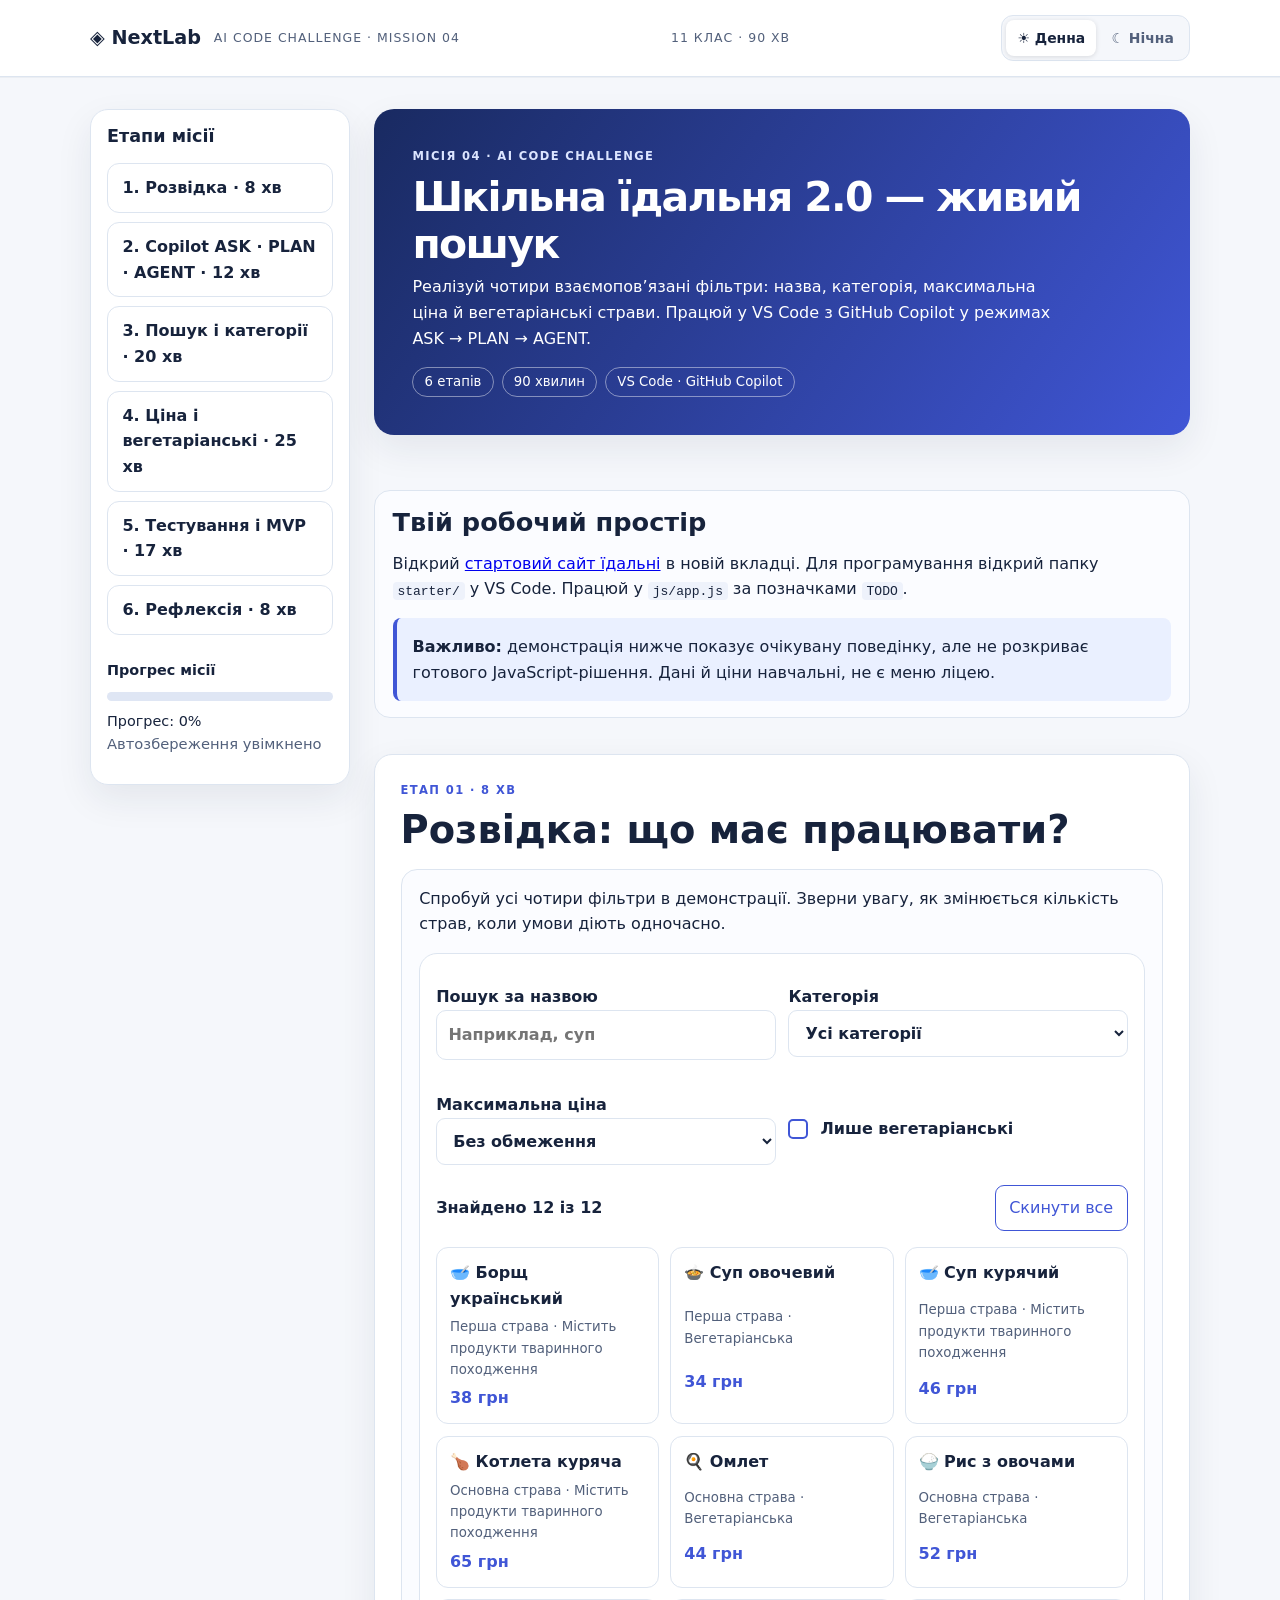
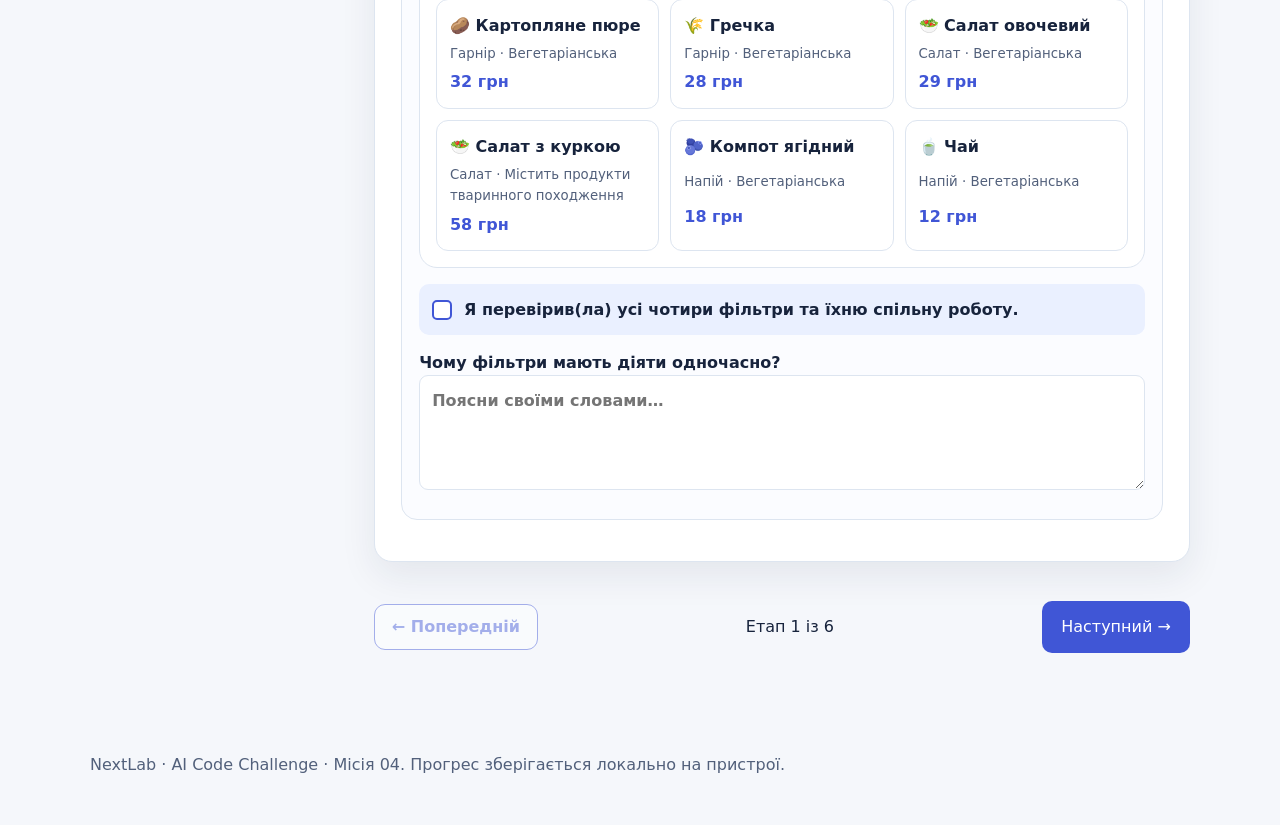
<file: mission-04/index.html>
<!DOCTYPE html>

<html data-theme="light" lang="uk"><head><meta charset="utf-8"/><meta content="width=device-width,initial-scale=1" name="viewport"/><meta content="NextLab Місія 04: чотири фільтри та GitHub Copilot ASK PLAN AGENT" name="description"/><title>NextLab · Місія 04 · Шкільна їдальня 2.0</title><link href="css/style.css" rel="stylesheet"/><link href="css/mission04.css" rel="stylesheet"/><script defer="" src="js/app.js"></script></head><body><a class="skip-link" href="#main">Перейти до вмісту</a><header class="site-header"><div class="container header-inner"><div class="brand-wrap"><a class="brand" href="../index.html">◈ NextLab</a><span class="tag">AI Code Challenge · Mission 04</span></div><span class="tag">11 клас · 90 хв</span><div aria-label="Тема оформлення" class="theme-control" role="group"><button aria-pressed="true" class="theme-option" data-theme-choice="light" type="button">☀ Денна</button><button aria-pressed="false" class="theme-option" data-theme-choice="dark" type="button">☾ Нічна</button></div></div></header><main class="container mission-layout" id="main"><aside aria-label="Етапи місії" class="timeline"><h2>Етапи місії</h2><nav class="step-nav" id="steps"><button class="step-link" data-step="1" type="button">1. Розвідка · 8 хв</button><button class="step-link" data-step="2" type="button">2. Copilot ASK · PLAN · AGENT · 12 хв</button><button class="step-link" data-step="3" type="button">3. Пошук і категорії · 20 хв</button><button class="step-link" data-step="4" type="button">4. Ціна і вегетаріанські · 25 хв</button><button class="step-link" data-step="5" type="button">5. Тестування і MVP · 17 хв</button><button class="step-link" data-step="6" type="button">6. Рефлексія · 8 хв</button></nav><div class="progress-panel"><strong>Прогрес місії</strong><div class="progress-track"><div class="progress-fill" id="progressFill"></div></div><span aria-live="polite" id="progressText">Прогрес: 0%</span><p class="field-help" id="saveStatus">Автозбереження увімкнено</p></div></aside><div class="mission-content"><div class="hero"><p class="eyebrow">МІСІЯ 04 · AI CODE CHALLENGE</p><h1>Шкільна їдальня 2.0 — живий пошук</h1><p>Реалізуй чотири взаємопов’язані фільтри: назва, категорія, максимальна ціна й вегетаріанські страви. Працюй у VS Code з GitHub Copilot у режимах ASK → PLAN → AGENT.</p><div class="hero-meta"><span>6 етапів</span><span>90 хвилин</span><span>VS Code · GitHub Copilot</span></div></div><section aria-labelledby="startTitle" class="panel"><h2 id="startTitle">Твій робочий простір</h2><p>Відкрий <a href="starter/index.html" rel="noopener" target="_blank">стартовий сайт їдальні</a> в новій вкладці. Для програмування відкрий папку <code>starter/</code> у VS Code. Працюй у <code>js/app.js</code> за позначками <code>TODO</code>.</p><div class="callout"><strong>Важливо:</strong> демонстрація нижче показує очікувану поведінку, але не розкриває готового JavaScript-рішення. Дані й ціни навчальні, не є меню ліцею.</div></section><section aria-labelledby="title-1" class="stage" data-stage="1" hidden="" id="stage-1"><div class="stage-header"><p class="eyebrow">Етап 01 · 8 хв</p><h2 id="title-1">Розвідка: що має працювати?</h2></div><section class="panel"><p>Спробуй усі чотири фільтри в демонстрації. Зверни увагу, як змінюється кількість страв, коли умови діють одночасно.</p><div class="demo"><div class="demo-grid"><label>Пошук за назвою<input id="demoSearch" placeholder="Наприклад, суп" type="search"/></label><label>Категорія<select id="demoCategory"><option value="all">Усі категорії</option><option>Перша страва</option><option>Основна страва</option><option>Гарнір</option><option>Салат</option><option>Напій</option></select></label><label>Максимальна ціна<select id="demoPrice"><option value="all">Без обмеження</option><option value="30">До 30 грн</option><option value="50">До 50 грн</option><option value="70">До 70 грн</option></select></label><label class="checkline"><input id="demoVeg" type="checkbox"/> Лише вегетаріанські</label></div><div class="demo-top"><strong aria-live="polite" id="demoCount"></strong><button class="secondary-action" id="demoReset" type="button">Скинути все</button></div><div aria-live="polite" class="dish-grid" id="demoResults"></div></div><label class="task-check"><input data-check="s1-demo" type="checkbox"/> Я перевірив(ла) усі чотири фільтри та їхню спільну роботу.</label><label>Чому фільтри мають діяти одночасно?<textarea data-field="s1-reason" placeholder="Поясни своїми словами…" rows="3"></textarea></label></section></section><section aria-labelledby="title-2" class="stage" data-stage="2" hidden="" id="stage-2">
<div class="stage-header"><p class="eyebrow">Етап 02 · 12 хв</p><h2 id="title-2">GitHub Copilot: ASK → PLAN → AGENT</h2></div>
<section class="panel"><p>Відкрий стартовий проєкт у VS Code та панель GitHub Copilot Chat. Працюй із трьома режимами послідовно: спочатку розберися в логіці, потім узгодь план, а зміни коду виконуй лише після перевірки плану. Назви режимів і доступність можуть відрізнятися залежно від версії Copilot.</p><div class="flow-diagram">Подія → Зчитування значень → <code>filter()</code> → <code>renderMenu()</code> → Новий список</div><details><summary><strong>1 · ASK — зрозумій алгоритм</strong></summary><p>Вибери режим Ask (якщо доступний). Попроси пояснити принцип без написання готового коду.</p><div class="prompt-wrap"><p id="prompt1">Я учень 11 класу. Працюю над JavaScript-фільтрацією меню. Поясни, як поєднати живий пошук за назвою, категорію, максимальну ціну та прапорець «Лише вегетаріанські» в одному Array.filter(). Не пиши готової функції. Поясни роль input, change, trim(), includes(), логічного &amp;&amp; та renderMenu(). Постав два запитання для перевірки розуміння.</p><button class="copy-btn secondary-action" data-copy="prompt1" type="button">Копіювати промпт ASK</button></div></details><details><summary><strong>2 · PLAN — перевір план змін</strong></summary><p>Вибери Plan, якщо він доступний. Передай Copilot структуру файлів і попроси план без редагування. Перевір, чи всі чотири фільтри працюватимуть одночасно.</p><div class="prompt-wrap"><p id="prompt2">Проаналізуй index.html і js/app.js відкритого навчального проєкту. Склади покроковий план реалізації чотирьох комбінованих фільтрів: назва, категорія, максимальна ціна, лише вегетаріанські. Не змінюй файли та не генеруй готове рішення. Вкажи, які елементи DOM читати, які функції змінити, як обробити порожній результат, скидання і як перевірити кожну умову. Збережи асинхронне завантаження меню.</p><button class="copy-btn secondary-action" data-copy="prompt2" type="button">Копіювати промпт PLAN</button></div></details><details><summary><strong>3 · AGENT — контрольована допомога з кодом</strong></summary><p>Режим Agent може змінювати файли. Спочатку самостійно реалізуй частину логіки на етапах 03–04. Потім попроси перевірити конкретний фрагмент або запропонувати мінімальне виправлення. Перед прийняттям змін переглянь diff.</p><div class="prompt-wrap"><p id="promptAgent">Перевір лише js/app.js у моєму проєкті. Мета — чотири одночасні фільтри. Спочатку поясни знайдену проблему і запропонуй мінімальну зміну. Не змінюй HTML, CSS, дизайн чи інші файли. Не застосовуй зміни без мого підтвердження. Після виправлення запропонуй тести для всіх фільтрів та їх комбінацій.</p><button class="copy-btn secondary-action" data-copy="promptAgent" type="button">Копіювати промпт AGENT</button></div></details><label>Мій перевірений план (4–6 речень)<textarea data-field="s2-algorithm" placeholder="Що зчитую з інтерфейсу? Які умови об’єдную? Як оновлюю список?" rows="4"></textarea></label><label class="task-check"><input data-check="s2-ai" type="checkbox"/> Я використав(ла) ASK і PLAN, перевірив(ла) відповіді Copilot та розумію, що може змінити AGENT.</label></section></section><section aria-labelledby="title-3" class="stage" data-stage="3" hidden="" id="stage-3"><div class="stage-header"><p class="eyebrow">Етап 03 · 20 хв</p><h2 id="title-3">Програмуємо пошук і категорії</h2></div><section class="panel"><ol><li>Відкрий <code>starter/js/app.js</code> та знайди <code>TODO</code>.</li><li>Прочитай значення текстового поля, прибери пробіли й урахуй регістр.</li><li>Застосуй <code>includes()</code> до назви страви.</li><li>Додай перевірку категорії; <code>all</code> означає «усі».</li><li>Переконайся, що зміна одного фільтра не скидає інший.</li></ol><details><summary>Підказка · Не готова відповідь</summary><p>Для пошуку використовуй <code>trim()</code> та <code>toLocaleLowerCase('uk-UA')</code>. Умови в <code>filter()</code> можна об'єднувати оператором <code>&amp;&amp;</code>.</p></details><details><summary>Промпт · Діагностика</summary><div class="prompt-wrap"><p id="prompt3">Перевір мій фрагмент JavaScript для живого пошуку й категорії. Спочатку знайди можливі логічні помилки, поясни причину кожної та запропонуй мінімальне виправлення. Не переписуй увесь файл.</p><button class="copy-btn secondary-action" data-copy="prompt3">Копіювати промпт</button></div></details><label class="task-check"><input data-check="s3-search" type="checkbox"/> Живий пошук працює без натискання кнопки.</label><label class="task-check"><input data-check="s3-category" type="checkbox"/> Категорія працює разом із пошуком.</label><label>Що було найскладніше?<textarea data-field="s3-note" rows="2"></textarea></label></section></section><section aria-labelledby="title-4" class="stage" data-stage="4" hidden="" id="stage-4"><div class="stage-header"><p class="eyebrow">Етап 04 · 25 хв</p><h2 id="title-4">Додаємо ціну та вегетаріанський фільтр</h2></div><section class="panel"><ol><li>Прочитай максимальну ціну з <code>select</code>.</li><li>Перетвори її на число лише тоді, коли обрано конкретний ліміт.</li><li>Порівняй <code>item.price</code> із лімітом.</li><li>Прочитай стан <code>checkbox.checked</code>.</li><li>Додай перевірку поля <code>item.vegetarian</code>.</li><li>Об'єднай усі чотири умови в одній функції та реалізуй скидання.</li></ol><div class="callout"><strong>Пастка:</strong> рядок <code>"50"</code> і число <code>50</code> — різні типи даних. Значення <code>all</code> не можна перетворювати на звичайну ціну.</div><details><summary>Промпт · Допомога без підміни мислення</summary><div class="prompt-wrap"><p id="prompt4">У мене вже працюють пошук і категорія. Допоможи додати максимальну ціну та vegetarianOnly. Поясни різницю між значенням select і checkbox.checked. Спершу дай план змін, потім перевір мій код, а не створюй новий проєкт.</p><button class="copy-btn secondary-action" data-copy="prompt4">Копіювати промпт</button></div></details><label class="task-check"><input data-check="s4-price" type="checkbox"/> Максимальна ціна працює з іншими умовами.</label><label class="task-check"><input data-check="s4-veg" type="checkbox"/> Вегетаріанський перемикач працює з іншими умовами.</label><label class="task-check"><input data-check="s4-reset" type="checkbox"/> Скидання, лічильник і порожній результат працюють.</label></section></section><section aria-labelledby="title-5" class="stage" data-stage="5" hidden="" id="stage-5"><div class="stage-header"><p class="eyebrow">Етап 05 · 17 хв</p><h2 id="title-5">Тестуємо й переносимо ідею у власний MVP</h2></div><section class="panel"><p>Перш ніж відмічати тест, виконай його у власному <code>starter/index.html</code>. Усі значення стосуються навчального набору з 12 страв.</p><div class="test-cases" id="testCases"></div><p aria-live="polite" id="testSummary"></p><label>Які фільтри ти реалізував(ла) або плануєш застосувати у власному MVP?<textarea data-field="s5-mvp" placeholder="Опиши проблему користувача, дані й потрібні умови…" rows="3"></textarea></label><label>Посилання на GitHub-репозиторій або опубліковану сторінку сайту з реалізованими фільтрами (власний MVP або «Шкільна їдальня 2.0»)<input data-field="s5-link" placeholder="https://github.com/... або https://...github.io/..." type="url"/></label><label class="task-check"><input data-check="s5-adapt" type="checkbox"/> Я перевірив(ла) фільтри та додав(ла) посилання на репозиторій або опублікований сайт.</label></section></section><section aria-labelledby="title-6" class="stage" data-stage="6" hidden="" id="stage-6"><div class="stage-header"><p class="eyebrow">Етап 06 · 8 хв</p><h2 id="title-6">Журнал рішень і рефлексія</h2></div><section class="panel"><p>Запиши щонайменше одне рішення, його підставу та джерело. Не записуй персональні дані в промпти.</p><div class="demo-grid"><label>Рішення<input id="decisionText" placeholder="Наприклад, одна функція applyFilters()" type="text"/></label><label>Чому саме так?<input id="decisionWhy" placeholder="Аргумент або результат тесту" type="text"/></label><label>Джерело<input id="decisionSource" placeholder="Власний тест / MDN / Copilot" type="text"/></label></div><button class="secondary-action" id="addDecision" type="button">Додати рішення</button><div aria-live="polite" id="decisionList"></div><label>Що я тепер можу пояснити без ШІ?<textarea data-field="s6-reflect" rows="3"></textarea></label><h3>Самооцінювання · 12 балів</h3><div class="rubric"><label>Логіка пошуку й категорії <select data-field="rubric1"><option value="0">0</option><option value="1">1</option><option value="2">2</option><option value="3">3</option></select></label><label>Ціна, вегетаріанські та комбінування <select data-field="rubric2"><option value="0">0</option><option value="1">1</option><option value="2">2</option><option value="3">3</option></select></label><label>Тестування та обробка крайових випадків <select data-field="rubric3"><option value="0">0</option><option value="1">1</option><option value="2">2</option><option value="3">3</option></select></label><label>Самостійність і обґрунтоване використання ШІ <select data-field="rubric4"><option value="0">0</option><option value="1">1</option><option value="2">2</option><option value="3">3</option></select></label></div><p><strong>Самооцінка: <span id="score">0</span>/12</strong></p><div class="export-actions"><button id="exportJson" type="button">Експорт JSON</button><button class="secondary-action" id="exportMd" type="button">Експорт Markdown</button><label class="import-label">Імпорт JSON<input accept=".json,application/json" id="importJson" type="file"/></label></div><p aria-live="polite" class="field-help" id="exportStatus"></p></section></section><div class="stage-actions"><button class="secondary-action" id="prevStep" type="button">← Попередній</button><span id="stageCounter">Етап 1 із 6</span><button id="nextStep" type="button">Наступний →</button></div></div></main><footer class="container footer"><p>NextLab · AI Code Challenge · Місія 04. Прогрес зберігається локально на пристрої.</p></footer></body></html>
</file>
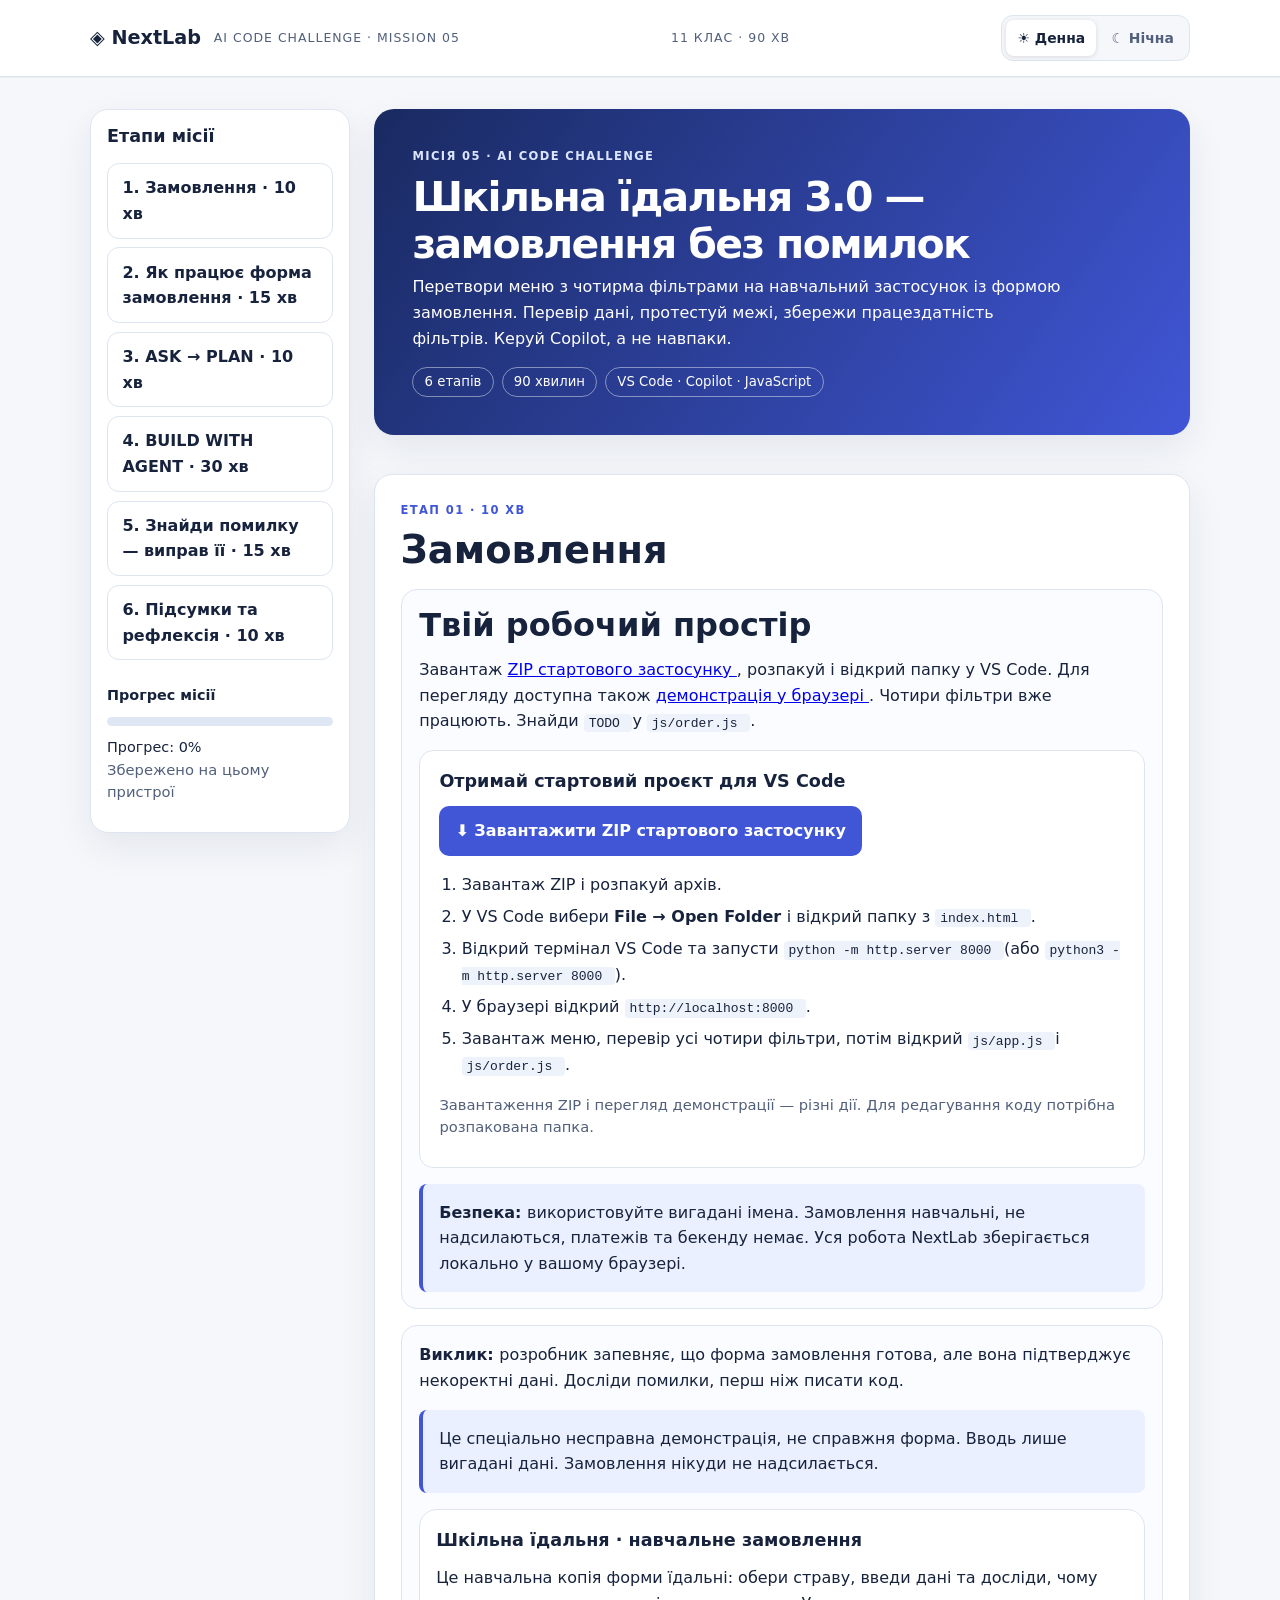
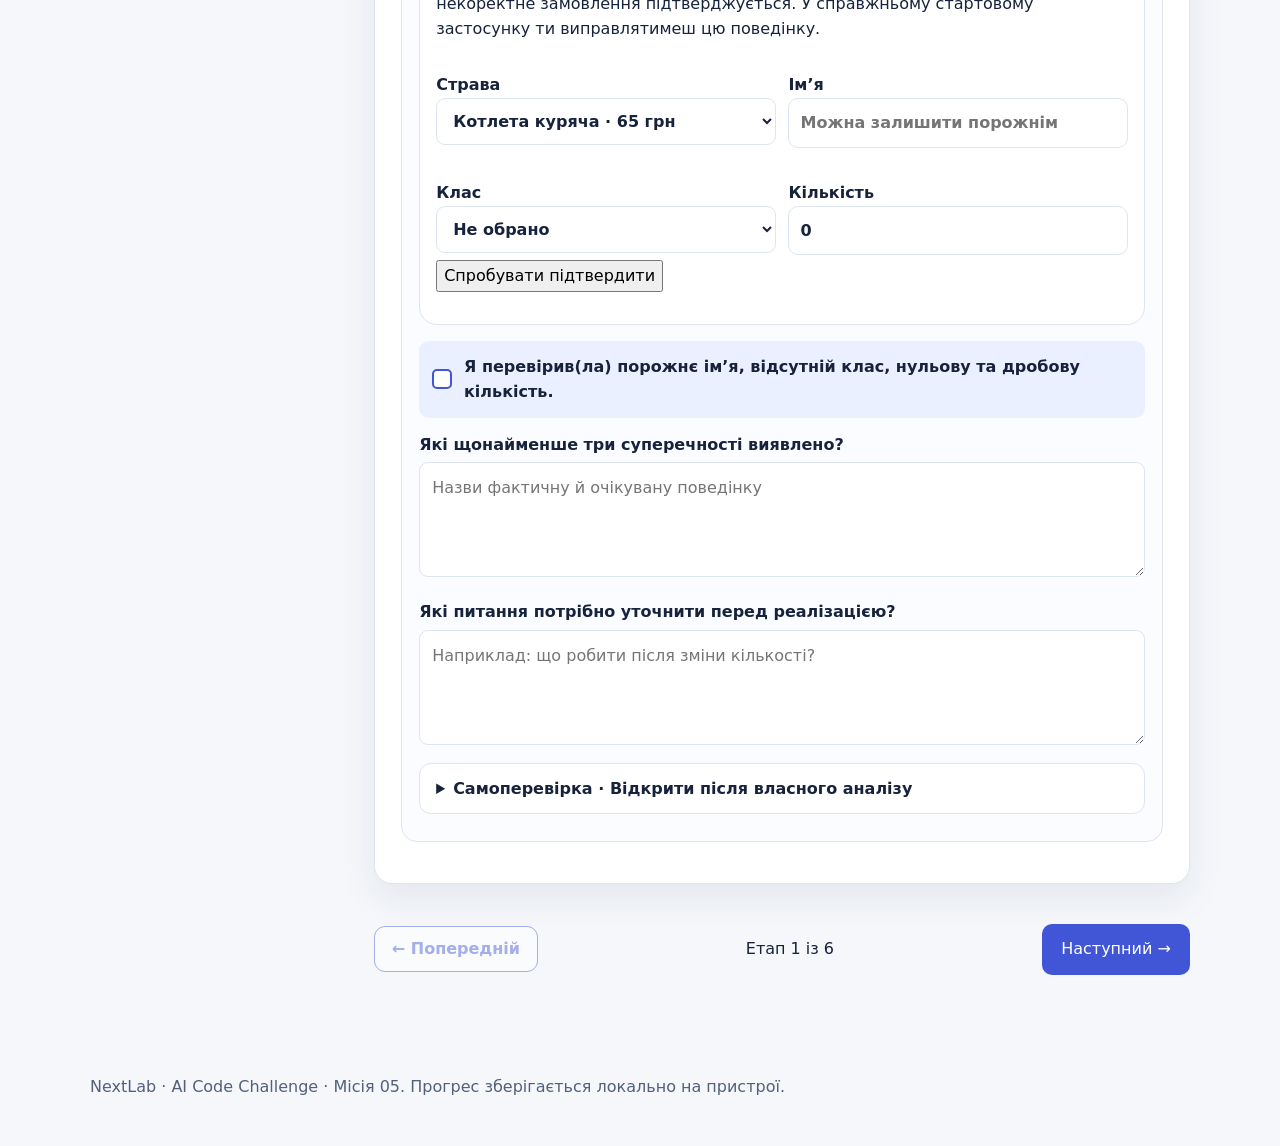
<file: mission-05/index.html>
<!DOCTYPE html>
<html data-theme="light" lang="uk">
  <head>
    <meta charset="utf-8">
    <meta content="width=device-width,initial-scale=1" name="viewport">
    <meta content="NextLab &middot; &Mcy;&iukcy;&scy;&iukcy;&yacy; 05 &middot; &SHcy;&kcy;&iukcy;&lcy;&softcy;&ncy;&acy; &yicy;&dcy;&acy;&lcy;&softcy;&ncy;&yacy; 3.0 &mdash; &zcy;&acy;&mcy;&ocy;&vcy;&lcy;&iecy;&ncy;&ncy;&yacy; &bcy;&iecy;&zcy; &pcy;&ocy;&mcy;&icy;&lcy;&ocy;&kcy;" name="description">
    <title>
      NextLab &middot; &Mcy;&iukcy;&scy;&iukcy;&yacy; 05 &middot; &SHcy;&kcy;&iukcy;&lcy;&softcy;&ncy;&acy; &yicy;&dcy;&acy;&lcy;&softcy;&ncy;&yacy; 3.0
    </title>
    <link href="css/style.css" rel="stylesheet">
    <link href="css/mission05.css" rel="stylesheet">
    <script defer src="js/app.js">
    </script>
  </head>
  <body>
    <a class="skip-link" href="#main">
      &Pcy;&iecy;&rcy;&iecy;&jcy;&tcy;&icy; &dcy;&ocy; &vcy;&mcy;&iukcy;&scy;&tcy;&ucy;
    </a>
    <header class="site-header">
      <div class="container header-inner">
        <div class="brand-wrap">
          <a class="brand" href="../index.html">
            ◈ NextLab
          </a>
          <span class="tag">
            AI Code Challenge &middot; Mission 05
          </span>
        </div>
        <span class="tag">
          11 &kcy;&lcy;&acy;&scy; &middot; 90 &khcy;&vcy;
        </span>
        <div aria-label="&Tcy;&iecy;&mcy;&acy; &ocy;&fcy;&ocy;&rcy;&mcy;&lcy;&iecy;&ncy;&ncy;&yacy;" class="theme-control" role="group">
          <button aria-pressed="true" class="theme-option" data-theme-choice="light" type="button">
            ☀ &Dcy;&iecy;&ncy;&ncy;&acy;
          </button>
          <button aria-pressed="false" class="theme-option" data-theme-choice="dark" type="button">
            ☾ &Ncy;&iukcy;&chcy;&ncy;&acy;
          </button>
        </div>
      </div>
    </header>
    <main class="container mission-layout" id="main">
      <aside aria-label="&IEcy;&tcy;&acy;&pcy;&icy; &mcy;&iukcy;&scy;&iukcy;&yicy;" class="timeline">
        <h2>
          &IEcy;&tcy;&acy;&pcy;&icy; &mcy;&iukcy;&scy;&iukcy;&yicy;
        </h2>
        <nav class="step-nav" id="steps">
          <button class="step-link" data-step="1" type="button">
            1. &Zcy;&acy;&mcy;&ocy;&vcy;&lcy;&iecy;&ncy;&ncy;&yacy; &middot; 10 &khcy;&vcy;
          </button>
          <button class="step-link" data-step="2" type="button">
            2. &YAcy;&kcy; &pcy;&rcy;&acy;&tscy;&yucy;&jukcy; &fcy;&ocy;&rcy;&mcy;&acy; &zcy;&acy;&mcy;&ocy;&vcy;&lcy;&iecy;&ncy;&ncy;&yacy; &middot; 15 &khcy;&vcy;
          </button>
          <button class="step-link" data-step="3" type="button">
            3. ASK &rarr; PLAN &middot; 10 &khcy;&vcy;
          </button>
          <button class="step-link" data-step="4" type="button">
            4. BUILD WITH AGENT &middot; 30 &khcy;&vcy;
          </button>
          <button class="step-link" data-step="5" type="button">
            5. &Zcy;&ncy;&acy;&jcy;&dcy;&icy; &pcy;&ocy;&mcy;&icy;&lcy;&kcy;&ucy; &mdash; &vcy;&icy;&pcy;&rcy;&acy;&vcy; &yicy;&yicy; &middot; 15 &khcy;&vcy;
          </button>
          <button class="step-link" data-step="6" type="button">
            6. &Pcy;&iukcy;&dcy;&scy;&ucy;&mcy;&kcy;&icy; &tcy;&acy; &rcy;&iecy;&fcy;&lcy;&iecy;&kcy;&scy;&iukcy;&yacy; &middot; 10 &khcy;&vcy;
          </button>
        </nav>
        <div class="progress-panel">
          <strong>
            &Pcy;&rcy;&ocy;&gcy;&rcy;&iecy;&scy; &mcy;&iukcy;&scy;&iukcy;&yicy;
          </strong>
          <div class="progress-track">
            <div class="progress-fill" id="progressFill">
            </div>
          </div>
          <span aria-live="polite" id="progressText">
            &Pcy;&rcy;&ocy;&gcy;&rcy;&iecy;&scy;: 0%
          </span>
          <p class="field-help" id="saveStatus">
            &Acy;&vcy;&tcy;&ocy;&zcy;&bcy;&iecy;&rcy;&iecy;&zhcy;&iecy;&ncy;&ncy;&yacy; &ucy;&vcy;&iukcy;&mcy;&kcy;&ncy;&iecy;&ncy;&ocy;
          </p>
        </div>
      </aside>
      <div class="mission-content">
        <div class="hero">
          <p class="eyebrow">
            &Mcy;&Iukcy;&Scy;&Iukcy;&YAcy; 05 &middot; AI CODE CHALLENGE
          </p>
          <h1>
            &SHcy;&kcy;&iukcy;&lcy;&softcy;&ncy;&acy; &yicy;&dcy;&acy;&lcy;&softcy;&ncy;&yacy; 3.0 &mdash; &zcy;&acy;&mcy;&ocy;&vcy;&lcy;&iecy;&ncy;&ncy;&yacy; &bcy;&iecy;&zcy; &pcy;&ocy;&mcy;&icy;&lcy;&ocy;&kcy;
          </h1>
          <p>
            &Pcy;&iecy;&rcy;&iecy;&tcy;&vcy;&ocy;&rcy;&icy; &mcy;&iecy;&ncy;&yucy; &zcy; &chcy;&ocy;&tcy;&icy;&rcy;&mcy;&acy; &fcy;&iukcy;&lcy;&softcy;&tcy;&rcy;&acy;&mcy;&icy; &ncy;&acy; &ncy;&acy;&vcy;&chcy;&acy;&lcy;&softcy;&ncy;&icy;&jcy; &zcy;&acy;&scy;&tcy;&ocy;&scy;&ucy;&ncy;&ocy;&kcy; &iukcy;&zcy; &fcy;&ocy;&rcy;&mcy;&ocy;&yucy; &zcy;&acy;&mcy;&ocy;&vcy;&lcy;&iecy;&ncy;&ncy;&yacy;. &Pcy;&iecy;&rcy;&iecy;&vcy;&iukcy;&rcy; &dcy;&acy;&ncy;&iukcy;, &pcy;&rcy;&ocy;&tcy;&iecy;&scy;&tcy;&ucy;&jcy; &mcy;&iecy;&zhcy;&iukcy;, &zcy;&bcy;&iecy;&rcy;&iecy;&zhcy;&icy; &pcy;&rcy;&acy;&tscy;&iecy;&zcy;&dcy;&acy;&tcy;&ncy;&iukcy;&scy;&tcy;&softcy; &fcy;&iukcy;&lcy;&softcy;&tcy;&rcy;&iukcy;&vcy;. &Kcy;&iecy;&rcy;&ucy;&jcy; Copilot, &acy; &ncy;&iecy; &ncy;&acy;&vcy;&pcy;&acy;&kcy;&icy;.
          </p>
          <div class="hero-meta">
            <span>
              6 &iecy;&tcy;&acy;&pcy;&iukcy;&vcy;
            </span>
            <span>
              90 &khcy;&vcy;&icy;&lcy;&icy;&ncy;
            </span>
            <span>
              VS Code &middot; Copilot &middot; JavaScript
            </span>
          </div>
        </div>
        <section aria-labelledby="title-1" class="stage" data-stage="1" hidden id="stage-1">
          <div class="stage-header">
            <p class="eyebrow">
              &IEcy;&tcy;&acy;&pcy; 01 &middot; 10 &khcy;&vcy;
            </p>
            <h2 id="title-1">
              &Zcy;&acy;&mcy;&ocy;&vcy;&lcy;&iecy;&ncy;&ncy;&yacy;
            </h2>
          </div>
          <section aria-labelledby="workspaceTitle" class="panel">
            <h2 id="workspaceTitle">
              &Tcy;&vcy;&iukcy;&jcy; &rcy;&ocy;&bcy;&ocy;&chcy;&icy;&jcy; &pcy;&rcy;&ocy;&scy;&tcy;&iukcy;&rcy;
            </h2>
            <p>
              &Zcy;&acy;&vcy;&acy;&ncy;&tcy;&acy;&zhcy;
              <a download href="starter/NextLab_Mission05_Student_Starter.zip">
                ZIP &scy;&tcy;&acy;&rcy;&tcy;&ocy;&vcy;&ocy;&gcy;&ocy; &zcy;&acy;&scy;&tcy;&ocy;&scy;&ucy;&ncy;&kcy;&ucy;
              </a>
              , &rcy;&ocy;&zcy;&pcy;&acy;&kcy;&ucy;&jcy; &iukcy; &vcy;&iukcy;&dcy;&kcy;&rcy;&icy;&jcy; &pcy;&acy;&pcy;&kcy;&ucy; &ucy; VS Code. &Dcy;&lcy;&yacy; &pcy;&iecy;&rcy;&iecy;&gcy;&lcy;&yacy;&dcy;&ucy; &dcy;&ocy;&scy;&tcy;&ucy;&pcy;&ncy;&acy; &tcy;&acy;&kcy;&ocy;&zhcy;
              <a href="starter/index.html" rel="noopener" target="_blank">
                &dcy;&iecy;&mcy;&ocy;&ncy;&scy;&tcy;&rcy;&acy;&tscy;&iukcy;&yacy; &ucy; &bcy;&rcy;&acy;&ucy;&zcy;&iecy;&rcy;&iukcy;
              </a>
              . &CHcy;&ocy;&tcy;&icy;&rcy;&icy; &fcy;&iukcy;&lcy;&softcy;&tcy;&rcy;&icy; &vcy;&zhcy;&iecy; &pcy;&rcy;&acy;&tscy;&yucy;&yucy;&tcy;&softcy;. &Zcy;&ncy;&acy;&jcy;&dcy;&icy;
              <code>
                TODO
              </code>
              &ucy;
              <code>
                js/order.js
              </code>
              .
            </p>
            <div class="download-guide">
              <h3>
                &Ocy;&tcy;&rcy;&icy;&mcy;&acy;&jcy; &scy;&tcy;&acy;&rcy;&tcy;&ocy;&vcy;&icy;&jcy; &pcy;&rcy;&ocy;&jukcy;&kcy;&tcy; &dcy;&lcy;&yacy; VS Code
              </h3>
              <p>
                <a class="download-link" download href="starter/NextLab_Mission05_Student_Starter.zip">
                  ⬇ &Zcy;&acy;&vcy;&acy;&ncy;&tcy;&acy;&zhcy;&icy;&tcy;&icy; ZIP &scy;&tcy;&acy;&rcy;&tcy;&ocy;&vcy;&ocy;&gcy;&ocy; &zcy;&acy;&scy;&tcy;&ocy;&scy;&ucy;&ncy;&kcy;&ucy;
                </a>
              </p>
              <ol>
                <li>
                  &Zcy;&acy;&vcy;&acy;&ncy;&tcy;&acy;&zhcy; ZIP &iukcy; &rcy;&ocy;&zcy;&pcy;&acy;&kcy;&ucy;&jcy; &acy;&rcy;&khcy;&iukcy;&vcy;.
                </li>
                <li>
                  &Ucy; VS Code &vcy;&icy;&bcy;&iecy;&rcy;&icy;
                  <strong>
                    File &rarr; Open Folder
                  </strong>
                  &iukcy; &vcy;&iukcy;&dcy;&kcy;&rcy;&icy;&jcy; &pcy;&acy;&pcy;&kcy;&ucy; &zcy;
                  <code>
                    index.html
                  </code>
                  .
                </li>
                <li>
                  &Vcy;&iukcy;&dcy;&kcy;&rcy;&icy;&jcy; &tcy;&iecy;&rcy;&mcy;&iukcy;&ncy;&acy;&lcy; VS Code &tcy;&acy; &zcy;&acy;&pcy;&ucy;&scy;&tcy;&icy;
                  <code>
                    python -m http.server 8000
                  </code>
                  (&acy;&bcy;&ocy;
                  <code>
                    python3 -m http.server 8000
                  </code>
                  ).
                </li>
                <li>
                  &Ucy; &bcy;&rcy;&acy;&ucy;&zcy;&iecy;&rcy;&iukcy; &vcy;&iukcy;&dcy;&kcy;&rcy;&icy;&jcy;
                  <code>
                    http://localhost:8000
                  </code>
                  .
                </li>
                <li>
                  &Zcy;&acy;&vcy;&acy;&ncy;&tcy;&acy;&zhcy; &mcy;&iecy;&ncy;&yucy;, &pcy;&iecy;&rcy;&iecy;&vcy;&iukcy;&rcy; &ucy;&scy;&iukcy; &chcy;&ocy;&tcy;&icy;&rcy;&icy; &fcy;&iukcy;&lcy;&softcy;&tcy;&rcy;&icy;, &pcy;&ocy;&tcy;&iukcy;&mcy; &vcy;&iukcy;&dcy;&kcy;&rcy;&icy;&jcy;
                  <code>
                    js/app.js
                  </code>
                  &iukcy;
                  <code>
                    js/order.js
                  </code>
                  .
                </li>
              </ol>
              <p class="field-help">
                &Zcy;&acy;&vcy;&acy;&ncy;&tcy;&acy;&zhcy;&iecy;&ncy;&ncy;&yacy; ZIP &iukcy; &pcy;&iecy;&rcy;&iecy;&gcy;&lcy;&yacy;&dcy; &dcy;&iecy;&mcy;&ocy;&ncy;&scy;&tcy;&rcy;&acy;&tscy;&iukcy;&yicy; &mdash; &rcy;&iukcy;&zcy;&ncy;&iukcy; &dcy;&iukcy;&yicy;. &Dcy;&lcy;&yacy; &rcy;&iecy;&dcy;&acy;&gcy;&ucy;&vcy;&acy;&ncy;&ncy;&yacy; &kcy;&ocy;&dcy;&ucy; &pcy;&ocy;&tcy;&rcy;&iukcy;&bcy;&ncy;&acy; &rcy;&ocy;&zcy;&pcy;&acy;&kcy;&ocy;&vcy;&acy;&ncy;&acy; &pcy;&acy;&pcy;&kcy;&acy;.
              </p>
            </div>
            <div class="callout">
              <strong>
                &Bcy;&iecy;&zcy;&pcy;&iecy;&kcy;&acy;:
              </strong>
              &vcy;&icy;&kcy;&ocy;&rcy;&icy;&scy;&tcy;&ocy;&vcy;&ucy;&jcy;&tcy;&iecy; &vcy;&icy;&gcy;&acy;&dcy;&acy;&ncy;&iukcy; &iukcy;&mcy;&iecy;&ncy;&acy;. &Zcy;&acy;&mcy;&ocy;&vcy;&lcy;&iecy;&ncy;&ncy;&yacy; &ncy;&acy;&vcy;&chcy;&acy;&lcy;&softcy;&ncy;&iukcy;, &ncy;&iecy; &ncy;&acy;&dcy;&scy;&icy;&lcy;&acy;&yucy;&tcy;&softcy;&scy;&yacy;, &pcy;&lcy;&acy;&tcy;&iecy;&zhcy;&iukcy;&vcy; &tcy;&acy; &bcy;&iecy;&kcy;&iecy;&ncy;&dcy;&ucy; &ncy;&iecy;&mcy;&acy;&jukcy;. &Ucy;&scy;&yacy; &rcy;&ocy;&bcy;&ocy;&tcy;&acy; NextLab &zcy;&bcy;&iecy;&rcy;&iukcy;&gcy;&acy;&jukcy;&tcy;&softcy;&scy;&yacy; &lcy;&ocy;&kcy;&acy;&lcy;&softcy;&ncy;&ocy; &ucy; &vcy;&acy;&shcy;&ocy;&mcy;&ucy; &bcy;&rcy;&acy;&ucy;&zcy;&iecy;&rcy;&iukcy;.
            </div>
          </section>
          <section class="panel">
            <p>
              <strong>
                &Vcy;&icy;&kcy;&lcy;&icy;&kcy;:
              </strong>
              &rcy;&ocy;&zcy;&rcy;&ocy;&bcy;&ncy;&icy;&kcy; &zcy;&acy;&pcy;&iecy;&vcy;&ncy;&yacy;&jukcy;, &shchcy;&ocy; &fcy;&ocy;&rcy;&mcy;&acy; &zcy;&acy;&mcy;&ocy;&vcy;&lcy;&iecy;&ncy;&ncy;&yacy; &gcy;&ocy;&tcy;&ocy;&vcy;&acy;, &acy;&lcy;&iecy; &vcy;&ocy;&ncy;&acy; &pcy;&iukcy;&dcy;&tcy;&vcy;&iecy;&rcy;&dcy;&zhcy;&ucy;&jukcy; &ncy;&iecy;&kcy;&ocy;&rcy;&iecy;&kcy;&tcy;&ncy;&iukcy; &dcy;&acy;&ncy;&iukcy;. &Dcy;&ocy;&scy;&lcy;&iukcy;&dcy;&icy; &pcy;&ocy;&mcy;&icy;&lcy;&kcy;&icy;, &pcy;&iecy;&rcy;&shcy; &ncy;&iukcy;&zhcy; &pcy;&icy;&scy;&acy;&tcy;&icy; &kcy;&ocy;&dcy;.
            </p>
            <div class="callout">
              &TScy;&iecy; &scy;&pcy;&iecy;&tscy;&iukcy;&acy;&lcy;&softcy;&ncy;&ocy; &ncy;&iecy;&scy;&pcy;&rcy;&acy;&vcy;&ncy;&acy; &dcy;&iecy;&mcy;&ocy;&ncy;&scy;&tcy;&rcy;&acy;&tscy;&iukcy;&yacy;, &ncy;&iecy; &scy;&pcy;&rcy;&acy;&vcy;&zhcy;&ncy;&yacy; &fcy;&ocy;&rcy;&mcy;&acy;. &Vcy;&vcy;&ocy;&dcy;&softcy; &lcy;&icy;&shcy;&iecy; &vcy;&icy;&gcy;&acy;&dcy;&acy;&ncy;&iukcy; &dcy;&acy;&ncy;&iukcy;. &Zcy;&acy;&mcy;&ocy;&vcy;&lcy;&iecy;&ncy;&ncy;&yacy; &ncy;&iukcy;&kcy;&ucy;&dcy;&icy; &ncy;&iecy; &ncy;&acy;&dcy;&scy;&icy;&lcy;&acy;&jukcy;&tcy;&softcy;&scy;&yacy;.
            </div>
            <div class="demo">
              <h3>
                &SHcy;&kcy;&iukcy;&lcy;&softcy;&ncy;&acy; &yicy;&dcy;&acy;&lcy;&softcy;&ncy;&yacy; &middot; &ncy;&acy;&vcy;&chcy;&acy;&lcy;&softcy;&ncy;&iecy; &zcy;&acy;&mcy;&ocy;&vcy;&lcy;&iecy;&ncy;&ncy;&yacy;
              </h3>
              <p>
                &TScy;&iecy; &ncy;&acy;&vcy;&chcy;&acy;&lcy;&softcy;&ncy;&acy; &kcy;&ocy;&pcy;&iukcy;&yacy; &fcy;&ocy;&rcy;&mcy;&icy; &yicy;&dcy;&acy;&lcy;&softcy;&ncy;&iukcy;: &ocy;&bcy;&iecy;&rcy;&icy; &scy;&tcy;&rcy;&acy;&vcy;&ucy;, &vcy;&vcy;&iecy;&dcy;&icy; &dcy;&acy;&ncy;&iukcy; &tcy;&acy; &dcy;&ocy;&scy;&lcy;&iukcy;&dcy;&icy;, &chcy;&ocy;&mcy;&ucy; &ncy;&iecy;&kcy;&ocy;&rcy;&iecy;&kcy;&tcy;&ncy;&iecy; &zcy;&acy;&mcy;&ocy;&vcy;&lcy;&iecy;&ncy;&ncy;&yacy; &pcy;&iukcy;&dcy;&tcy;&vcy;&iecy;&rcy;&dcy;&zhcy;&ucy;&jukcy;&tcy;&softcy;&scy;&yacy;. &Ucy; &scy;&pcy;&rcy;&acy;&vcy;&zhcy;&ncy;&softcy;&ocy;&mcy;&ucy; &scy;&tcy;&acy;&rcy;&tcy;&ocy;&vcy;&ocy;&mcy;&ucy; &zcy;&acy;&scy;&tcy;&ocy;&scy;&ucy;&ncy;&kcy;&ucy; &tcy;&icy; &vcy;&icy;&pcy;&rcy;&acy;&vcy;&lcy;&yacy;&tcy;&icy;&mcy;&iecy;&shcy; &tscy;&yucy; &pcy;&ocy;&vcy;&iecy;&dcy;&iukcy;&ncy;&kcy;&ucy;.
              </p>
              <div class="demo-grid">
                <label>
                  &Scy;&tcy;&rcy;&acy;&vcy;&acy;
                  <select id="brokenDish">
                    <option value="65">
                      &Kcy;&ocy;&tcy;&lcy;&iecy;&tcy;&acy; &kcy;&ucy;&rcy;&yacy;&chcy;&acy; &middot; 65 &gcy;&rcy;&ncy;
                    </option>
                    <option value="48">
                      &Bcy;&ocy;&rcy;&shchcy; &ucy;&kcy;&rcy;&acy;&yicy;&ncy;&scy;&softcy;&kcy;&icy;&jcy; &middot; 48 &gcy;&rcy;&ncy;
                    </option>
                    <option value="39">
                      &Scy;&acy;&lcy;&acy;&tcy; &ocy;&vcy;&ocy;&chcy;&iecy;&vcy;&icy;&jcy; &middot; 39 &gcy;&rcy;&ncy;
                    </option>
                  </select>
                </label>
                <label>
                  &Iukcy;&mcy;&rsquo;&yacy;
                  <input id="brokenName" placeholder="&Mcy;&ocy;&zhcy;&ncy;&acy; &zcy;&acy;&lcy;&icy;&shcy;&icy;&tcy;&icy; &pcy;&ocy;&rcy;&ocy;&zhcy;&ncy;&iukcy;&mcy;" type="text">
                </label>
                <label>
                  &Kcy;&lcy;&acy;&scy;
                  <select id="brokenClass">
                    <option value>
                      &Ncy;&iecy; &ocy;&bcy;&rcy;&acy;&ncy;&ocy;
                    </option>
                    <option>
                      11-&Acy;
                    </option>
                    <option>
                      11-&Bcy;
                    </option>
                    <option>
                      11-&Vcy;
                    </option>
                    <option>
                      11-&Gcy;
                    </option>
                  </select>
                </label>
                <label>
                  &Kcy;&iukcy;&lcy;&softcy;&kcy;&iukcy;&scy;&tcy;&softcy;
                  <input id="brokenQty" step="any" type="number" value="0">
                </label>
              </div>
              <button id="brokenSubmit" type="button">
                &Scy;&pcy;&rcy;&ocy;&bcy;&ucy;&vcy;&acy;&tcy;&icy; &pcy;&iukcy;&dcy;&tcy;&vcy;&iecy;&rcy;&dcy;&icy;&tcy;&icy;
              </button>
              <p aria-live="polite" id="brokenResult" role="status">
              </p>
            </div>
            <label class="task-check">
              <input data-check="s1-try" type="checkbox">
              &YAcy; &pcy;&iecy;&rcy;&iecy;&vcy;&iukcy;&rcy;&icy;&vcy;(&lcy;&acy;) &pcy;&ocy;&rcy;&ocy;&zhcy;&ncy;&jukcy; &iukcy;&mcy;&rsquo;&yacy;, &vcy;&iukcy;&dcy;&scy;&ucy;&tcy;&ncy;&iukcy;&jcy; &kcy;&lcy;&acy;&scy;, &ncy;&ucy;&lcy;&softcy;&ocy;&vcy;&ucy; &tcy;&acy; &dcy;&rcy;&ocy;&bcy;&ocy;&vcy;&ucy; &kcy;&iukcy;&lcy;&softcy;&kcy;&iukcy;&scy;&tcy;&softcy;.
            </label>
            <label for="s1-contradictions">
              &YAcy;&kcy;&iukcy; &shchcy;&ocy;&ncy;&acy;&jcy;&mcy;&iecy;&ncy;&shcy;&iecy; &tcy;&rcy;&icy; &scy;&ucy;&pcy;&iecy;&rcy;&iecy;&chcy;&ncy;&ocy;&scy;&tcy;&iukcy; &vcy;&icy;&yacy;&vcy;&lcy;&iecy;&ncy;&ocy;?
            </label>
            <textarea data-field="s1-contradictions" id="s1-contradictions" placeholder="&Ncy;&acy;&zcy;&vcy;&icy; &fcy;&acy;&kcy;&tcy;&icy;&chcy;&ncy;&ucy; &jcy; &ocy;&chcy;&iukcy;&kcy;&ucy;&vcy;&acy;&ncy;&ucy; &pcy;&ocy;&vcy;&iecy;&dcy;&iukcy;&ncy;&kcy;&ucy;" rows="3"></textarea>
            <label for="s1-questions">
              &YAcy;&kcy;&iukcy; &pcy;&icy;&tcy;&acy;&ncy;&ncy;&yacy; &pcy;&ocy;&tcy;&rcy;&iukcy;&bcy;&ncy;&ocy; &ucy;&tcy;&ocy;&chcy;&ncy;&icy;&tcy;&icy; &pcy;&iecy;&rcy;&iecy;&dcy; &rcy;&iecy;&acy;&lcy;&iukcy;&zcy;&acy;&tscy;&iukcy;&jukcy;&yucy;?
            </label>
            <textarea data-field="s1-questions" id="s1-questions" placeholder="&Ncy;&acy;&pcy;&rcy;&icy;&kcy;&lcy;&acy;&dcy;: &shchcy;&ocy; &rcy;&ocy;&bcy;&icy;&tcy;&icy; &pcy;&iukcy;&scy;&lcy;&yacy; &zcy;&mcy;&iukcy;&ncy;&icy; &kcy;&iukcy;&lcy;&softcy;&kcy;&ocy;&scy;&tcy;&iukcy;?" rows="3"></textarea>
            <details>
              <summary>
                &Scy;&acy;&mcy;&ocy;&pcy;&iecy;&rcy;&iecy;&vcy;&iukcy;&rcy;&kcy;&acy; &middot; &Vcy;&iukcy;&dcy;&kcy;&rcy;&icy;&tcy;&icy; &pcy;&iukcy;&scy;&lcy;&yacy; &vcy;&lcy;&acy;&scy;&ncy;&ocy;&gcy;&ocy; &acy;&ncy;&acy;&lcy;&iukcy;&zcy;&ucy;
              </summary>
              <p>
                &Ncy;&iecy;&kcy;&ocy;&rcy;&iecy;&kcy;&tcy;&ncy;&iukcy; &zcy;&ncy;&acy;&chcy;&iecy;&ncy;&ncy;&yacy; &ncy;&iecy; &pcy;&ocy;&vcy;&icy;&ncy;&ncy;&iukcy; &pcy;&rcy;&icy;&zcy;&vcy;&ocy;&dcy;&icy;&tcy;&icy; &dcy;&ocy; &ucy;&scy;&pcy;&iukcy;&shcy;&ncy;&ocy;&gcy;&ocy; &pcy;&iukcy;&dcy;&tcy;&vcy;&iecy;&rcy;&dcy;&zhcy;&iecy;&ncy;&ncy;&yacy;; &pcy;&ocy;&tcy;&rcy;&iukcy;&bcy;&ncy;&ocy; &pcy;&iecy;&rcy;&iecy;&vcy;&iukcy;&rcy;&yacy;&tcy;&icy; &iukcy;&mcy;&rsquo;&yacy; &pcy;&iukcy;&scy;&lcy;&yacy; trim(), &kcy;&lcy;&acy;&scy;, &tscy;&iukcy;&lcy;&ucy; &kcy;&iukcy;&lcy;&softcy;&kcy;&iukcy;&scy;&tcy;&softcy; 1&ndash;5 &iukcy; &pcy;&ocy;&kcy;&acy;&zcy;&ucy;&vcy;&acy;&tcy;&icy; &pcy;&ocy;&vcy;&iukcy;&dcy;&ocy;&mcy;&lcy;&iecy;&ncy;&ncy;&yacy; &bcy;&iukcy;&lcy;&yacy; &pcy;&ocy;&lcy;&yacy;.
              </p>
            </details>
          </section>
        </section>
        <section aria-labelledby="title-2" class="stage" data-stage="2" hidden id="stage-2">
          <div class="stage-header">
            <p class="eyebrow">
              &IEcy;&tcy;&acy;&pcy; 02 &middot; 15 &khcy;&vcy;
            </p>
            <h2 id="title-2">
              &YAcy;&kcy; &pcy;&rcy;&acy;&tscy;&yucy;&jukcy; &fcy;&ocy;&rcy;&mcy;&acy; &zcy;&acy;&mcy;&ocy;&vcy;&lcy;&iecy;&ncy;&ncy;&yacy;
            </h2>
          </div>
          <section class="panel">
            <p>
              &Vcy;&icy;&vcy;&chcy;&icy; &kcy;&ocy;&rcy;&ocy;&tcy;&kcy;&iukcy; &bcy;&lcy;&ocy;&kcy;&icy; &tcy;&iecy;&ocy;&rcy;&iukcy;&yicy;, &zcy;&ocy;&kcy;&rcy;&iecy;&mcy;&acy; &ncy;&ocy;&vcy;&icy;&jcy; &mcy;&iecy;&tcy;&ocy;&dcy; trim(). &Ucy;&scy;&iukcy; &acy;&kcy;&ocy;&rcy;&dcy;&iecy;&ocy;&ncy;&icy; &scy;&pcy;&ocy;&chcy;&acy;&tcy;&kcy;&ucy; &zcy;&acy;&kcy;&rcy;&icy;&tcy;&iukcy;. &Pcy;&iukcy;&scy;&lcy;&yacy; &tscy;&softcy;&ocy;&gcy;&ocy; &vcy;&icy;&kcy;&ocy;&ncy;&acy;&jcy; &mcy;&iukcy;&ncy;&iukcy;&pcy;&iecy;&rcy;&iecy;&vcy;&iukcy;&rcy;&kcy;&ucy;.
            </p>
            <details>
              <summary>
                &SHCHcy;&ocy; &rcy;&ocy;&bcy;&icy;&tcy;&softcy;
                <code>
                  trim()
                </code>
                &iukcy; &ncy;&acy;&vcy;&iukcy;&shchcy;&ocy; &vcy;&iukcy;&ncy; &pcy;&ocy;&tcy;&rcy;&iukcy;&bcy;&iecy;&ncy;?
              </summary>
              <p>
                <code>
                  trim()
                </code>
                &mdash; &mcy;&iecy;&tcy;&ocy;&dcy; &rcy;&yacy;&dcy;&kcy;&acy; JavaScript. &Vcy;&iukcy;&ncy; &pcy;&ocy;&vcy;&iecy;&rcy;&tcy;&acy;&jukcy; &ncy;&ocy;&vcy;&icy;&jcy; &rcy;&yacy;&dcy;&ocy;&kcy; &bcy;&iecy;&zcy; &pcy;&rcy;&ocy;&bcy;&iukcy;&lcy;&softcy;&ncy;&icy;&khcy; &scy;&icy;&mcy;&vcy;&ocy;&lcy;&iukcy;&vcy; &ncy;&acy; &pcy;&ocy;&chcy;&acy;&tcy;&kcy;&ucy; &jcy; &ncy;&acy;&pcy;&rcy;&icy;&kcy;&iukcy;&ncy;&tscy;&iukcy;. &Pcy;&ocy;&chcy;&acy;&tcy;&kcy;&ocy;&vcy;&icy;&jcy; &rcy;&yacy;&dcy;&ocy;&kcy; &ncy;&iecy; &zcy;&mcy;&iukcy;&ncy;&yucy;&jukcy;&tcy;&softcy;&scy;&yacy;. &Pcy;&rcy;&ocy;&bcy;&iukcy;&lcy;&icy; &mcy;&iukcy;&zhcy; &scy;&lcy;&ocy;&vcy;&acy;&mcy;&icy; &zcy;&bcy;&iecy;&rcy;&iukcy;&gcy;&acy;&yucy;&tcy;&softcy;&scy;&yacy;.
              </p>
              <pre><code>const name = "   &Acy;&ncy;&ncy;&acy;   ";
const cleanName = name.trim();
console.log(cleanName); // "&Acy;&ncy;&ncy;&acy;"
console.log("   ".trim()); // ""</code></pre>
              <p>
                &Pcy;&iecy;&rcy;&iecy;&vcy;&iukcy;&rcy;&kcy;&acy;
                <code>
                  name.length &gt;= 2
                </code>
                &pcy;&ocy;&mcy;&icy;&lcy;&kcy;&ocy;&vcy;&ocy; &pcy;&rcy;&icy;&jcy;&mcy;&iecy; &rcy;&yacy;&dcy;&ocy;&kcy; &iukcy;&zcy; &tcy;&rcy;&softcy;&ocy;&khcy; &pcy;&rcy;&ocy;&bcy;&iukcy;&lcy;&iukcy;&vcy;. &Tcy;&ocy;&mcy;&ucy; &scy;&pcy;&ocy;&chcy;&acy;&tcy;&kcy;&ucy; &vcy;&icy;&kcy;&ocy;&ncy;&acy;&jcy;
                <code>
                  trim()
                </code>
                , &acy; &pcy;&ocy;&tcy;&iukcy;&mcy; &pcy;&iecy;&rcy;&iecy;&vcy;&iukcy;&rcy; &dcy;&ocy;&vcy;&zhcy;&icy;&ncy;&ucy; &ocy;&chcy;&icy;&shchcy;&iecy;&ncy;&ocy;&gcy;&ocy; &rcy;&yacy;&dcy;&kcy;&acy;.
              </p>
              <p>
                <strong>
                  &Scy;&pcy;&rcy;&ocy;&bcy;&ucy;&jcy; &ucy; &kcy;&ocy;&ncy;&scy;&ocy;&lcy;&iukcy;:
                </strong>
                <code>
                  " &Ocy;&lcy;&yacy; ".trim()
                </code>
                ,
                <code>
                  "   ".trim()
                </code>
                ,
                <code>
                  "&Acy;&ncy;&ncy;&acy; &Mcy;&acy;&rcy;&iukcy;&yacy;".trim()
                </code>
                . &Pcy;&ocy;&yacy;&scy;&ncy;&icy; &rcy;&iecy;&zcy;&ucy;&lcy;&softcy;&tcy;&acy;&tcy;&icy;.
              </p>
            </details>
            <details>
              <summary>
                &Pcy;&rcy;&acy;&vcy;&icy;&lcy;&acy; &pcy;&iecy;&rcy;&iecy;&vcy;&iukcy;&rcy;&kcy;&icy;
              </summary>
              <p>
                &Iukcy;&mcy;&rsquo;&yacy; &pcy;&iukcy;&scy;&lcy;&yacy; trim() &mcy;&acy;&jukcy; &mcy;&iukcy;&scy;&tcy;&icy;&tcy;&icy; &shchcy;&ocy;&ncy;&acy;&jcy;&mcy;&iecy;&ncy;&shcy;&iecy; &dcy;&vcy;&acy; &scy;&icy;&mcy;&vcy;&ocy;&lcy;&icy;. &Kcy;&lcy;&acy;&scy; &mcy;&acy;&jukcy; &bcy;&ucy;&tcy;&icy; &ocy;&bcy;&rcy;&acy;&ncy;&icy;&jcy; &iukcy;&zcy; &dcy;&ocy;&scy;&tcy;&ucy;&pcy;&ncy;&icy;&khcy; &zcy;&ncy;&acy;&chcy;&iecy;&ncy;&softcy;. &Kcy;&iukcy;&lcy;&softcy;&kcy;&iukcy;&scy;&tcy;&softcy; &mdash; &tscy;&iukcy;&lcy;&iecy; &chcy;&icy;&scy;&lcy;&ocy; 1&ndash;5. &Kcy;&ocy;&mcy;&iecy;&ncy;&tcy;&acy;&rcy; &ncy;&iecy;&ocy;&bcy;&ocy;&vcy;&rsquo;&yacy;&zcy;&kcy;&ocy;&vcy;&icy;&jcy;.
              </p>
            </details>
            <details>
              <summary>
                HTML &iukcy; JavaScript
              </summary>
              <p>
                &Acy;&tcy;&rcy;&icy;&bcy;&ucy;&tcy;&icy; required, min, max, step &dcy;&ocy;&pcy;&ocy;&mcy;&acy;&gcy;&acy;&yucy;&tcy;&softcy; &bcy;&rcy;&acy;&ucy;&zcy;&iecy;&rcy;&ucy; &pcy;&iecy;&rcy;&iecy;&vcy;&iukcy;&rcy;&yacy;&tcy;&icy; &pcy;&ocy;&lcy;&yacy;. JavaScript &dcy;&ocy;&dcy;&acy;&tcy;&kcy;&ocy;&vcy;&ocy; &pcy;&iecy;&rcy;&iecy;&vcy;&iukcy;&rcy;&yacy;&jukcy; &bcy;&iukcy;&zcy;&ncy;&iecy;&scy;-&pcy;&rcy;&acy;&vcy;&icy;&lcy;&acy;. &Pcy;&ocy;&rcy;&ocy;&zhcy;&ncy;&jukcy; &zcy;&ncy;&acy;&chcy;&iecy;&ncy;&ncy;&yacy; &scy;&lcy;&iukcy;&dcy; &pcy;&iecy;&rcy;&iecy;&vcy;&iukcy;&rcy;&icy;&tcy;&icy; &dcy;&ocy; Number(), &acy;&dcy;&zhcy;&iecy; Number('') &dcy;&ocy;&rcy;&iukcy;&vcy;&ncy;&yucy;&jukcy; 0.
              </p>
            </details>
            <details>
              <summary>
                &Pcy;&ocy;&dcy;&iukcy;&yicy; &fcy;&ocy;&rcy;&mcy;&icy;
              </summary>
              <p>
                input &scy;&pcy;&rcy;&acy;&tscy;&softcy;&ocy;&vcy;&ucy;&jukcy; &pcy;&iukcy;&dcy; &chcy;&acy;&scy; &rcy;&iecy;&dcy;&acy;&gcy;&ucy;&vcy;&acy;&ncy;&ncy;&yacy;, change &mdash; &pcy;&iukcy;&dcy; &chcy;&acy;&scy; &zcy;&mcy;&iukcy;&ncy;&icy; &vcy;&icy;&bcy;&rcy;&acy;&ncy;&ocy;&gcy;&ocy; &zcy;&ncy;&acy;&chcy;&iecy;&ncy;&ncy;&yacy;, submit &mdash; &pcy;&rcy;&icy; &vcy;&iukcy;&dcy;&pcy;&rcy;&acy;&vcy;&lcy;&iecy;&ncy;&ncy;&iukcy; &fcy;&ocy;&rcy;&mcy;&icy;. preventDefault() &zcy;&acy;&pcy;&ocy;&bcy;&iukcy;&gcy;&acy;&jukcy; &zcy;&vcy;&icy;&chcy;&acy;&jcy;&ncy;&ocy;&mcy;&ucy; &ncy;&acy;&dcy;&scy;&icy;&lcy;&acy;&ncy;&ncy;&yucy; &jcy; &pcy;&iecy;&rcy;&iecy;&zcy;&acy;&vcy;&acy;&ncy;&tcy;&acy;&zhcy;&iecy;&ncy;&ncy;&yucy; &scy;&tcy;&ocy;&rcy;&iukcy;&ncy;&kcy;&icy;.
              </p>
            </details>
            <details>
              <summary>
                &Scy;&tcy;&acy;&ncy;&icy; &iukcy;&ncy;&tcy;&iecy;&rcy;&fcy;&iecy;&jcy;&scy;&ucy;
              </summary>
              <p>
                &Pcy;&ocy;&chcy;&acy;&tcy;&kcy;&ocy;&vcy;&icy;&jcy; &rarr; &rcy;&iecy;&dcy;&acy;&gcy;&ucy;&vcy;&acy;&ncy;&ncy;&yacy; &rarr; &pcy;&ocy;&mcy;&icy;&lcy;&kcy;&acy; &acy;&bcy;&ocy; &ucy;&scy;&pcy;&iukcy;&khcy;. &Pcy;&iukcy;&scy;&lcy;&yacy; &rcy;&iecy;&dcy;&acy;&gcy;&ucy;&vcy;&acy;&ncy;&ncy;&yacy; &dcy;&acy;&ncy;&icy;&khcy; &pcy;&ocy;&pcy;&iecy;&rcy;&iecy;&dcy;&ncy;&iukcy;&jcy; &ucy;&scy;&pcy;&iukcy;&khcy; &mcy;&acy;&jukcy; &bcy;&ucy;&tcy;&icy; &scy;&kcy;&icy;&ncy;&ucy;&tcy;&icy;&jcy;; &pcy;&iukcy;&dcy;&tcy;&vcy;&iecy;&rcy;&dcy;&zhcy;&iecy;&ncy;&ncy;&yacy; &mcy;&ocy;&zhcy;&lcy;&icy;&vcy;&iecy; &lcy;&icy;&shcy;&iecy; &pcy;&iukcy;&scy;&lcy;&yacy; &ncy;&ocy;&vcy;&ocy;&yicy; &pcy;&iecy;&rcy;&iecy;&vcy;&iukcy;&rcy;&kcy;&icy;.
              </p>
            </details>
            <details>
              <summary>
                &Dcy;&ocy;&scy;&tcy;&ucy;&pcy;&ncy;&iukcy;&scy;&tcy;&softcy;
              </summary>
              <p>
                &Pcy;&ocy;&vcy;&iukcy;&dcy;&ocy;&mcy;&lcy;&iecy;&ncy;&ncy;&yacy; &pcy;&rcy;&ocy; &pcy;&ocy;&mcy;&icy;&lcy;&kcy;&ucy; &rcy;&ocy;&zcy;&mcy;&iukcy;&shchcy;&ucy;&yucy;&tcy;&softcy; &bcy;&iukcy;&lcy;&yacy; &pcy;&ocy;&lcy;&yacy; &tcy;&acy; &pcy;&ocy;&vcy;&rsquo;&yacy;&zcy;&ucy;&yucy;&tcy;&softcy; &chcy;&iecy;&rcy;&iecy;&zcy; aria-describedby; aria-invalid &pcy;&ocy;&zcy;&ncy;&acy;&chcy;&acy;&jukcy; &ncy;&iecy;&kcy;&ocy;&rcy;&iecy;&kcy;&tcy;&ncy;&iecy; &pcy;&ocy;&lcy;&iecy;, aria-live &scy;&pcy;&ocy;&vcy;&iukcy;&shchcy;&acy;&jukcy; &pcy;&rcy;&ocy; &zcy;&mcy;&iukcy;&ncy;&ucy; &scy;&tcy;&acy;&tcy;&ucy;&scy;&ucy;. &Ncy;&iecy; &pcy;&ocy;&kcy;&lcy;&acy;&dcy;&acy;&jcy;&scy;&yacy; &lcy;&icy;&shcy;&iecy; &ncy;&acy; &kcy;&ocy;&lcy;&iukcy;&rcy;.
              </p>
            </details>
            <h3>
              &Mcy;&iukcy;&ncy;&iukcy;&pcy;&iecy;&rcy;&iecy;&vcy;&iukcy;&rcy;&kcy;&acy; &middot; 3 &zcy;&acy;&pcy;&icy;&tcy;&acy;&ncy;&ncy;&yacy;
            </h3>
            <div id="miniQuiz">
              <fieldset class="quiz-field">
                <legend>
                  1. &CHcy;&ocy;&mcy;&ucy; Number('') &pcy;&ocy;&tcy;&rcy;&iecy;&bcy;&ucy;&jukcy; &ocy;&kcy;&rcy;&iecy;&mcy;&ocy;&yicy; &pcy;&iecy;&rcy;&iecy;&vcy;&iukcy;&rcy;&kcy;&icy; &pcy;&ocy;&rcy;&ocy;&zhcy;&ncy;&softcy;&ocy;&gcy;&ocy; &pcy;&ocy;&lcy;&yacy;?
                </legend>
                <label class="quiz-option">
                  <input name="quiz1" type="radio" value="0">
                  &Tcy;&ocy;&mcy;&ucy; &shchcy;&ocy; &rcy;&iecy;&zcy;&ucy;&lcy;&softcy;&tcy;&acy;&tcy; 0
                </label>
                <label class="quiz-option">
                  <input name="quiz1" type="radio" value="1">
                  &Tcy;&ocy;&mcy;&ucy; &shchcy;&ocy; &rcy;&iecy;&zcy;&ucy;&lcy;&softcy;&tcy;&acy;&tcy; NaN
                </label>
                <label class="quiz-option">
                  <input name="quiz1" type="radio" value="2">
                  &Tcy;&ocy;&mcy;&ucy; &shchcy;&ocy; &vcy;&icy;&ncy;&icy;&kcy;&acy;&jukcy; &vcy;&icy;&ncy;&yacy;&tcy;&ocy;&kcy;
                </label>
              </fieldset>
              <fieldset class="quiz-field">
                <legend>
                  2. &YAcy;&kcy;&acy; &pcy;&ocy;&dcy;&iukcy;&yacy; &ocy;&bcy;&rcy;&ocy;&bcy;&lcy;&yacy;&jukcy; &pcy;&iukcy;&dcy;&tcy;&vcy;&iecy;&rcy;&dcy;&zhcy;&iecy;&ncy;&ncy;&yacy; &fcy;&ocy;&rcy;&mcy;&icy;?
                </legend>
                <label class="quiz-option">
                  <input name="quiz2" type="radio" value="0">
                  change
                </label>
                <label class="quiz-option">
                  <input name="quiz2" type="radio" value="1">
                  submit
                </label>
                <label class="quiz-option">
                  <input name="quiz2" type="radio" value="2">
                  click &ncy;&acy; body
                </label>
              </fieldset>
              <fieldset class="quiz-field">
                <legend>
                  3. &SHCHcy;&ocy; &scy;&lcy;&iukcy;&dcy; &zcy;&rcy;&ocy;&bcy;&icy;&tcy;&icy; &pcy;&iukcy;&scy;&lcy;&yacy; &zcy;&mcy;&iukcy;&ncy;&icy; &kcy;&iukcy;&lcy;&softcy;&kcy;&ocy;&scy;&tcy;&iukcy; &vcy;&zhcy;&iecy; &pcy;&iukcy;&dcy;&tcy;&vcy;&iecy;&rcy;&dcy;&zhcy;&iecy;&ncy;&ocy;&gcy;&ocy; &zcy;&acy;&mcy;&ocy;&vcy;&lcy;&iecy;&ncy;&ncy;&yacy;?
                </legend>
                <label class="quiz-option">
                  <input name="quiz3" type="radio" value="0">
                  &Zcy;&acy;&lcy;&icy;&shcy;&icy;&tcy;&icy; &scy;&tcy;&acy;&rcy;&icy;&jcy; &ucy;&scy;&pcy;&iukcy;&khcy;
                </label>
                <label class="quiz-option">
                  <input name="quiz3" type="radio" value="1">
                  &Acy;&vcy;&tcy;&ocy;&mcy;&acy;&tcy;&icy;&chcy;&ncy;&ocy; &ncy;&acy;&dcy;&iukcy;&scy;&lcy;&acy;&tcy;&icy; &dcy;&acy;&ncy;&iukcy;
                </label>
                <label class="quiz-option">
                  <input name="quiz3" type="radio" value="2">
                  &Scy;&kcy;&icy;&ncy;&ucy;&tcy;&icy; &pcy;&ocy;&pcy;&iecy;&rcy;&iecy;&dcy;&ncy;&iukcy;&jcy; &ucy;&scy;&pcy;&iukcy;&khcy;
                </label>
              </fieldset>
              <button class="secondary-action" id="checkQuiz" type="button">
                &Pcy;&iecy;&rcy;&iecy;&vcy;&iukcy;&rcy;&icy;&tcy;&icy; &vcy;&iukcy;&dcy;&pcy;&ocy;&vcy;&iukcy;&dcy;&iukcy;
              </button>
              <p aria-live="polite" id="quizResult">
              </p>
            </div>
            <label class="task-check">
              <input data-check="s2-study" type="checkbox">
              &YAcy; &ocy;&pcy;&rcy;&acy;&tscy;&yucy;&vcy;&acy;&vcy;(&lcy;&acy;) &pcy;&rsquo;&yacy;&tcy;&softcy; &tcy;&iecy;&ocy;&rcy;&iecy;&tcy;&icy;&chcy;&ncy;&icy;&khcy; &bcy;&lcy;&ocy;&kcy;&iukcy;&vcy; &iukcy; &vcy;&icy;&kcy;&ocy;&ncy;&acy;&vcy;(&lcy;&acy;) &mcy;&iukcy;&ncy;&iukcy;&pcy;&iecy;&rcy;&iecy;&vcy;&iukcy;&rcy;&kcy;&ucy;.
            </label>
          </section>
        </section>
        <section aria-labelledby="title-3" class="stage" data-stage="3" hidden id="stage-3">
          <div class="stage-header">
            <p class="eyebrow">
              &IEcy;&tcy;&acy;&pcy; 03 &middot; 10 &khcy;&vcy;
            </p>
            <h2 id="title-3">
              ASK &rarr; PLAN
            </h2>
          </div>
          <section class="panel">
            <p>
              &Scy;&pcy;&ocy;&chcy;&acy;&tcy;&kcy;&ucy; &dcy;&ocy;&scy;&lcy;&iukcy;&dcy;&icy; &gcy;&ocy;&tcy;&ocy;&vcy;&icy;&jcy; JavaScript (&ocy;&rcy;&iukcy;&jukcy;&ncy;&tcy;&ocy;&vcy;&ncy;&ocy; 3 &khcy;&vcy;), &pcy;&ocy;&tcy;&iukcy;&mcy; &scy;&fcy;&ocy;&rcy;&mcy;&ucy;&lcy;&yucy;&jcy; &vcy;&lcy;&acy;&scy;&ncy;&iukcy; &vcy;&icy;&mcy;&ocy;&gcy;&icy; &jcy; &vcy;&icy;&kcy;&ocy;&rcy;&icy;&scy;&tcy;&acy;&jcy; ASK &rarr; PLAN. &Dcy;&ocy; &pcy;&ocy;&gcy;&ocy;&dcy;&zhcy;&iecy;&ncy;&ncy;&yacy; &pcy;&lcy;&acy;&ncy;&ucy; &ncy;&iecy; &dcy;&ocy;&zcy;&vcy;&ocy;&lcy;&yacy;&jcy; &acy;&gcy;&iecy;&ncy;&tcy;&ucy; &zcy;&mcy;&iukcy;&ncy;&yucy;&vcy;&acy;&tcy;&icy; &fcy;&acy;&jcy;&lcy;&icy;.
            </p>
            <details class="code-research">
              <summary>
                &Dcy;&ocy;&scy;&lcy;&iukcy;&dcy;&icy; &ncy;&acy;&dcy;&acy;&ncy;&icy;&jcy; JavaScript-&kcy;&ocy;&dcy; &pcy;&iecy;&rcy;&iecy;&dcy; &rcy;&ocy;&bcy;&ocy;&tcy;&ocy;&yucy; &zcy; Copilot
              </summary>
              <p>
                &Vcy;&iukcy;&dcy;&kcy;&rcy;&icy;&jcy; &ucy; VS Code
                <code>
                  js/app.js
                </code>
                &iukcy;
                <code>
                  js/order.js
                </code>
                &zcy; &rcy;&ocy;&zcy;&pcy;&acy;&kcy;&ocy;&vcy;&acy;&ncy;&ocy;&gcy;&ocy; &scy;&tcy;&acy;&rcy;&tcy;&ocy;&vcy;&ocy;&gcy;&ocy; &pcy;&rcy;&ocy;&jukcy;&kcy;&tcy;&ucy;. &Ncy;&iecy; &zcy;&mcy;&iukcy;&ncy;&yucy;&jcy; &kcy;&ocy;&dcy;, &dcy;&ocy;&kcy;&icy; &ncy;&iecy; &zcy;'&yacy;&scy;&ucy;&jukcy;&shcy;, &yacy;&kcy; &vcy;&iukcy;&ncy; &ocy;&rcy;&gcy;&acy;&ncy;&iukcy;&zcy;&ocy;&vcy;&acy;&ncy;&icy;&jcy;.
              </p>
              <ol>
                <li>
                  &Zcy;&ncy;&acy;&jcy;&dcy;&icy; &ncy;&acy;&vcy;&chcy;&acy;&lcy;&softcy;&ncy;&iukcy; &dcy;&acy;&ncy;&iukcy; &scy;&tcy;&rcy;&acy;&vcy;. &YAcy;&kcy;&iukcy; &vcy;&lcy;&acy;&scy;&tcy;&icy;&vcy;&ocy;&scy;&tcy;&iukcy; &mcy;&acy;&jukcy; &kcy;&ocy;&zhcy;&iecy;&ncy; &ocy;&bcy;'&jukcy;&kcy;&tcy;?
                </li>
                <li>
                  &Zcy;&ncy;&acy;&jcy;&dcy;&icy;
                  <code>
                    filterDishes()
                  </code>
                  ,
                  <code>
                    applyFilters()
                  </code>
                  &iukcy;
                  <code>
                    renderMenu()
                  </code>
                  . &Zcy;&acy; &shchcy;&ocy; &vcy;&iukcy;&dcy;&pcy;&ocy;&vcy;&iukcy;&dcy;&acy;&jukcy; &kcy;&ocy;&zhcy;&ncy;&acy; &fcy;&ucy;&ncy;&kcy;&tscy;&iukcy;&yacy;?
                </li>
                <li>
                  &Zcy;&ncy;&acy;&jcy;&dcy;&icy;, &yacy;&kcy; &kcy;&ncy;&ocy;&pcy;&kcy;&acy; &laquo;&Zcy;&acy;&mcy;&ocy;&vcy;&icy;&tcy;&icy;&raquo; &pcy;&iecy;&rcy;&iecy;&dcy;&acy;&jukcy; &vcy;&icy;&bcy;&rcy;&acy;&ncy;&ucy; &scy;&tcy;&rcy;&acy;&vcy;&ucy; &dcy;&ocy;
                  <code>
                    selectDish()
                  </code>
                  .
                </li>
                <li>
                  &Zcy;&ncy;&acy;&jcy;&dcy;&icy; &vcy;
                  <code>
                    order.js
                  </code>
                  &ucy;&scy;&iukcy; &pcy;&ocy;&zcy;&ncy;&acy;&chcy;&kcy;&icy;
                  <code>
                    TODO
                  </code>
                  &tcy;&acy; &fcy;&ucy;&ncy;&kcy;&tscy;&iukcy;&yucy;
                  <code>
                    isValidQuantity()
                  </code>
                  .
                </li>
                <li>
                  &Pcy;&ocy;&yacy;&scy;&ncy;&icy;, &yacy;&kcy;&iukcy; &chcy;&acy;&scy;&tcy;&icy;&ncy;&icy; &kcy;&ocy;&dcy;&ucy; &vcy;&zhcy;&iecy; &pcy;&rcy;&acy;&tscy;&yucy;&yucy;&tcy;&softcy; &iukcy; &chcy;&ocy;&mcy;&ucy; &ncy;&iecy; &vcy;&acy;&rcy;&tcy;&ocy; &pcy;&iecy;&rcy;&iecy;&pcy;&icy;&scy;&ucy;&vcy;&acy;&tcy;&icy; &chcy;&ocy;&tcy;&icy;&rcy;&icy; &fcy;&iukcy;&lcy;&softcy;&tcy;&rcy;&icy;.
                </li>
              </ol>
              <p>
                <strong>
                  &Ocy;&rcy;&iukcy;&jukcy;&ncy;&tcy;&icy;&rcy;&icy; &vcy; &kcy;&ocy;&dcy;&iukcy; (&ncy;&iecy; &gcy;&ocy;&tcy;&ocy;&vcy;&iecy; &rcy;&ocy;&zcy;&vcy;'&yacy;&zcy;&acy;&ncy;&ncy;&yacy;):
                </strong>
              </p>
              <pre><code>function isValidQuantity(value) {
    // TODO: &ncy;&acy;&pcy;&icy;&shcy;&icy; &pcy;&iecy;&rcy;&iecy;&vcy;&iukcy;&rcy;&kcy;&ucy; &scy;&acy;&mcy;&ocy;&scy;&tcy;&iukcy;&jcy;&ncy;&ocy;
    return false;
}

function selectDish(dish) {
    // &Kcy;&ncy;&ocy;&pcy;&kcy;&acy; &laquo;&Zcy;&acy;&mcy;&ocy;&vcy;&icy;&tcy;&icy;&raquo; &pcy;&iecy;&rcy;&iecy;&dcy;&acy;&jukcy; &scy;&yucy;&dcy;&icy; &ocy;&bcy;'&jukcy;&kcy;&tcy; &scy;&tcy;&rcy;&acy;&vcy;&icy;.
}</code></pre>
              <p>
                &Ucy; &vcy;&lcy;&acy;&scy;&ncy;&iukcy;&jcy; &vcy;&iukcy;&dcy;&pcy;&ocy;&vcy;&iukcy;&dcy;&iukcy; &zcy;&acy;&pcy;&icy;&shcy;&icy;:
                <strong>
                  &fcy;&ucy;&ncy;&kcy;&tscy;&iukcy;&yacy; &rarr; &pcy;&rcy;&icy;&zcy;&ncy;&acy;&chcy;&iecy;&ncy;&ncy;&yacy; &rarr; &zcy;&mcy;&iukcy;&ncy;&yucy;&vcy;&acy;&tcy;&icy; &chcy;&icy; &zcy;&bcy;&iecy;&rcy;&iecy;&gcy;&tcy;&icy;
                </strong>
                .
              </p>
            </details>
            <label for="s3-code-study">
              &Mcy;&iukcy;&jcy; &acy;&ncy;&acy;&lcy;&iukcy;&zcy; &scy;&tcy;&acy;&rcy;&tcy;&ocy;&vcy;&ocy;&gcy;&ocy; JS (&shchcy;&ocy;&ncy;&acy;&jcy;&mcy;&iecy;&ncy;&shcy;&iecy; &tcy;&rcy;&icy; &fcy;&ucy;&ncy;&kcy;&tscy;&iukcy;&yicy;)
            </label>
            <textarea data-field="s3-code-study" id="s3-code-study" placeholder="&Ncy;&acy;&zcy;&vcy;&acy; &fcy;&ucy;&ncy;&kcy;&tscy;&iukcy;&yicy; &mdash; &shchcy;&ocy; &rcy;&ocy;&bcy;&icy;&tcy;&softcy; &mdash; &chcy;&icy; &pcy;&ocy;&tcy;&rcy;&iukcy;&bcy;&ncy;&ocy; &yicy;&yicy; &zcy;&mcy;&iukcy;&ncy;&yucy;&vcy;&acy;&tcy;&icy;" rows="3"></textarea>
            <label for="s3-own">
              &Tcy;&rcy;&icy; &mcy;&ocy;&yicy; &vcy;&icy;&mcy;&ocy;&gcy;&icy; (&dcy;&ocy; Copilot)
            </label>
            <textarea data-field="s3-own" id="s3-own" placeholder="&Zcy;&acy;&pcy;&icy;&shcy;&icy; &vcy;&lcy;&acy;&scy;&ncy;&iukcy; &vcy;&icy;&mcy;&ocy;&gcy;&icy; &bcy;&iecy;&zcy; &SHcy;&Iukcy;" rows="3"></textarea>
            <details class="prompt-accordion">
              <summary>
                ASK &middot; &Acy;&ncy;&acy;&lcy;&iukcy;&zcy;
              </summary>
              <p id="askPrompt">
                &YAcy; &pcy;&rcy;&acy;&tscy;&yucy;&yucy; &ncy;&acy;&dcy; &ncy;&acy;&vcy;&chcy;&acy;&lcy;&softcy;&ncy;&icy;&mcy; &vcy;&iecy;&bcy;&zcy;&acy;&scy;&tcy;&ocy;&scy;&ucy;&ncy;&kcy;&ocy;&mcy; &laquo;&SHcy;&kcy;&iukcy;&lcy;&softcy;&ncy;&acy; &yicy;&dcy;&acy;&lcy;&softcy;&ncy;&yacy; 3.0&raquo; &ncy;&acy; HTML, CSS &iukcy; JavaScript &bcy;&iecy;&zcy; &bcy;&iukcy;&bcy;&lcy;&iukcy;&ocy;&tcy;&iecy;&kcy; &tcy;&acy; &bcy;&iecy;&kcy;&iecy;&ncy;&dcy;&ucy;. &Ucy; &zcy;&acy;&scy;&tcy;&ocy;&scy;&ucy;&ncy;&kcy;&ucy; &vcy;&zhcy;&iecy; &pcy;&rcy;&acy;&tscy;&yucy;&yucy;&tcy;&softcy; &chcy;&ocy;&tcy;&icy;&rcy;&icy; &fcy;&iukcy;&lcy;&softcy;&tcy;&rcy;&icy;. &Pcy;&ocy;&tcy;&rcy;&iukcy;&bcy;&ncy;&acy; &fcy;&ocy;&rcy;&mcy;&acy; &ncy;&acy;&vcy;&chcy;&acy;&lcy;&softcy;&ncy;&ocy;&gcy;&ocy; &zcy;&acy;&mcy;&ocy;&vcy;&lcy;&iecy;&ncy;&ncy;&yacy;: &iukcy;&mcy;&rsquo;&yacy;, &kcy;&lcy;&acy;&scy;, &ocy;&bcy;&rcy;&acy;&ncy;&acy; &scy;&tcy;&rcy;&acy;&vcy;&acy;, &kcy;&iukcy;&lcy;&softcy;&kcy;&iukcy;&scy;&tcy;&softcy; 1&ndash;5, &ncy;&iecy;&ocy;&bcy;&ocy;&vcy;&rsquo;&yacy;&zcy;&kcy;&ocy;&vcy;&icy;&jcy; &kcy;&ocy;&mcy;&iecy;&ncy;&tcy;&acy;&rcy;. &Pcy;&ocy;&yacy;&scy;&ncy;&icy; &pcy;&iecy;&rcy;&iecy;&vcy;&iukcy;&rcy;&kcy;&icy;, &scy;&tcy;&acy;&ncy;&icy; &jcy; &tcy;&icy;&pcy;&ocy;&vcy;&iukcy; &pcy;&ocy;&mcy;&icy;&lcy;&kcy;&icy;. &Ncy;&iecy; &pcy;&icy;&shcy;&icy; &kcy;&ocy;&dcy; &iukcy; &ncy;&iecy; &zcy;&mcy;&iukcy;&ncy;&yucy;&jcy; &fcy;&acy;&jcy;&lcy;&icy;.
              </p>
              <button class="secondary-action" data-copy="askPrompt" type="button">
                &Kcy;&ocy;&pcy;&iukcy;&yucy;&vcy;&acy;&tcy;&icy; &pcy;&rcy;&ocy;&mcy;&pcy;&tcy;
              </button>
            </details>
            <label for="s3-ask">
              &SHCHcy;&ocy; &zcy;&acy;&pcy;&rcy;&ocy;&pcy;&ocy;&ncy;&ucy;&vcy;&acy;&vcy; Copilot &iukcy; &shchcy;&ocy; &yacy; &pcy;&iecy;&rcy;&iecy;&vcy;&iukcy;&rcy;&icy;&vcy;(&lcy;&acy;)?
            </label>
            <textarea data-field="s3-ask" id="s3-ask" placeholder rows="3"></textarea>
            <details class="prompt-accordion">
              <summary>
                PLAN &middot; &Pcy;&lcy;&acy;&ncy;&ucy;&vcy;&acy;&ncy;&ncy;&yacy;
              </summary>
              <p id="planPrompt">
                &Pcy;&rcy;&ocy;&acy;&ncy;&acy;&lcy;&iukcy;&zcy;&ucy;&jcy; &ncy;&acy;&yacy;&vcy;&ncy;&iukcy; &fcy;&acy;&jcy;&lcy;&icy;. &Scy;&kcy;&lcy;&acy;&dcy;&icy; &pcy;&lcy;&acy;&ncy; &iukcy;&zcy; 5&ndash;7 &kcy;&rcy;&ocy;&kcy;&iukcy;&vcy; &rcy;&iecy;&acy;&lcy;&iukcy;&zcy;&acy;&tscy;&iukcy;&yicy; &fcy;&ocy;&rcy;&mcy;&icy;, &ncy;&acy;&zcy;&vcy;&icy; &fcy;&ucy;&ncy;&kcy;&tscy;&iukcy;&yicy; &tcy;&acy; &fcy;&acy;&jcy;&lcy;&icy;, &tcy;&iecy;&scy;&tcy;&icy; &jcy; &rcy;&icy;&zcy;&icy;&kcy;&icy;. &Zcy;&bcy;&iecy;&rcy;&iecy;&zhcy;&icy; &chcy;&ocy;&tcy;&icy;&rcy;&icy; &fcy;&iukcy;&lcy;&softcy;&tcy;&rcy;&icy;. &Ncy;&iecy; &dcy;&ocy;&dcy;&acy;&vcy;&acy;&jcy; &bcy;&iecy;&kcy;&iecy;&ncy;&dcy;, API, &bcy;&iukcy;&bcy;&lcy;&iukcy;&ocy;&tcy;&iecy;&kcy;&icy; &chcy;&icy; LocalStorage &dcy;&ocy; &zcy;&acy;&scy;&tcy;&ocy;&scy;&ucy;&ncy;&kcy;&ucy;. &Ncy;&iecy; &zcy;&mcy;&iukcy;&ncy;&yucy;&jcy; &kcy;&ocy;&dcy; &dcy;&ocy; &pcy;&iukcy;&dcy;&tcy;&vcy;&iecy;&rcy;&dcy;&zhcy;&iecy;&ncy;&ncy;&yacy;.
              </p>
              <button class="secondary-action" data-copy="planPrompt" type="button">
                &Kcy;&ocy;&pcy;&iukcy;&yucy;&vcy;&acy;&tcy;&icy; &pcy;&rcy;&ocy;&mcy;&pcy;&tcy;
              </button>
            </details>
            <label for="s3-plan">
              &Mcy;&iukcy;&jcy; &pcy;&iecy;&rcy;&iecy;&vcy;&iukcy;&rcy;&iecy;&ncy;&icy;&jcy; &pcy;&lcy;&acy;&ncy; (5&ndash;7 &kcy;&rcy;&ocy;&kcy;&iukcy;&vcy;)
            </label>
            <textarea data-field="s3-plan" id="s3-plan" placeholder rows="3"></textarea>
            <label class="task-check">
              <input data-check="s3-filters" type="checkbox">
              &Ucy; &pcy;&lcy;&acy;&ncy;&iukcy; &zcy;&bcy;&iecy;&rcy;&iecy;&zhcy;&iecy;&ncy;&ocy; &vcy;&scy;&iukcy; &chcy;&ocy;&tcy;&icy;&rcy;&icy; &fcy;&iukcy;&lcy;&softcy;&tcy;&rcy;&icy;.
            </label>
            <label class="task-check">
              <input data-check="s3-validation" type="checkbox">
              &Pcy;&lcy;&acy;&ncy; &mcy;&iukcy;&scy;&tcy;&icy;&tcy;&softcy; &vcy;&acy;&lcy;&iukcy;&dcy;&acy;&tscy;&iukcy;&yucy;, &rcy;&ocy;&zcy;&rcy;&acy;&khcy;&ucy;&ncy;&ocy;&kcy; &iukcy; &scy;&tcy;&acy;&ncy;&icy;.
            </label>
            <label class="task-check">
              <input data-check="s3-approval" type="checkbox">
              &YAcy; &pcy;&iecy;&rcy;&iecy;&vcy;&iukcy;&rcy;&icy;&vcy;(&lcy;&acy;) &tcy;&acy; &pcy;&ocy;&gcy;&ocy;&dcy;&icy;&vcy;(&lcy;&acy;) &pcy;&lcy;&acy;&ncy; &pcy;&iecy;&rcy;&iecy;&dcy; AGENT.
            </label>
          </section>
        </section>
        <section aria-labelledby="title-4" class="stage" data-stage="4" hidden id="stage-4">
          <div class="stage-header">
            <p class="eyebrow">
              &IEcy;&tcy;&acy;&pcy; 04 &middot; 30 &khcy;&vcy;
            </p>
            <h2 id="title-4">
              BUILD WITH AGENT
            </h2>
          </div>
          <section class="panel">
            <p>
              &Pcy;&rcy;&acy;&tscy;&yucy;&jcy; &iukcy;&zcy;
              <strong>
                &rcy;&ocy;&zcy;&pcy;&acy;&kcy;&ocy;&vcy;&acy;&ncy;&icy;&mcy; ZIP-&pcy;&rcy;&ocy;&jukcy;&kcy;&tcy;&ocy;&mcy; &ucy; VS Code
              </strong>
              (&pcy;&ocy;&scy;&icy;&lcy;&acy;&ncy;&ncy;&yacy; &dcy;&lcy;&yacy; &zcy;&acy;&vcy;&acy;&ncy;&tcy;&acy;&zhcy;&iecy;&ncy;&ncy;&yacy; &mdash; &ucy; &bcy;&lcy;&ocy;&tscy;&iukcy; &laquo;&Tcy;&vcy;&iukcy;&jcy; &rcy;&ocy;&bcy;&ocy;&chcy;&icy;&jcy; &pcy;&rcy;&ocy;&scy;&tcy;&iukcy;&rcy;&raquo;). &Vcy;&iukcy;&dcy;&kcy;&rcy;&icy;&jcy;
              <code>
                js/order.js
              </code>
              . &Vcy;&icy;&kcy;&ocy;&ncy;&ucy;&jcy; &tcy;&rcy;&icy; &iukcy;&ncy;&kcy;&rcy;&iecy;&mcy;&iecy;&ncy;&tcy;&icy; &jcy; &pcy;&iecy;&rcy;&iecy;&vcy;&iukcy;&rcy;&yacy;&jcy; &kcy;&ocy;&zhcy;&iecy;&ncy;.
              <a href="starter/index.html" rel="noopener" target="_blank">
                &Pcy;&iecy;&rcy;&iecy;&gcy;&lcy;&yacy;&ncy;&ucy;&tcy;&icy; &dcy;&iecy;&mcy;&ocy;&ncy;&scy;&tcy;&rcy;&acy;&tscy;&iukcy;&yucy;
              </a>
              .
            </p>
            <details>
              <summary>
                &Acy; &middot; &Vcy;&icy;&bcy;&iukcy;&rcy; &scy;&tcy;&rcy;&acy;&vcy;&icy; &middot; 8 &khcy;&vcy;
              </summary>
              <p>
                &Zcy;&ncy;&acy;&jcy;&dcy;&icy; &ocy;&bcy;&rcy;&ocy;&bcy;&ncy;&icy;&kcy; &kcy;&ncy;&ocy;&pcy;&kcy;&icy; &laquo;&Zcy;&acy;&mcy;&ocy;&vcy;&icy;&tcy;&icy;&raquo;, &pcy;&iecy;&rcy;&iecy;&vcy;&iukcy;&rcy; id &scy;&tcy;&rcy;&acy;&vcy;&icy;, &pcy;&iecy;&rcy;&iecy;&dcy;&acy;&vcy;&acy;&ncy;&ncy;&yacy; &ncy;&acy;&zcy;&vcy;&icy; &tcy;&acy; &tscy;&iukcy;&ncy;&icy;.
              </p>
              <details class="prompt-accordion">
                <summary>
                  &Pcy;&rcy;&ocy;&mcy;&pcy;&tcy; AGENT
                </summary>
                <p id="buildAPrompt">
                  &Rcy;&iecy;&acy;&lcy;&iukcy;&zcy;&ucy;&jcy; &zcy;&vcy;&rsquo;&yacy;&zcy;&ocy;&kcy; &mcy;&iukcy;&zhcy; &kcy;&ncy;&ocy;&pcy;&kcy;&ocy;&yucy; &laquo;&Zcy;&acy;&mcy;&ocy;&vcy;&icy;&tcy;&icy;&raquo; &iukcy; &fcy;&ocy;&rcy;&mcy;&ocy;&yucy; &chcy;&iecy;&rcy;&iecy;&zcy; id &scy;&tcy;&rcy;&acy;&vcy;&icy; &tcy;&acy; &ncy;&acy;&yacy;&vcy;&ncy;&icy;&jcy; &mcy;&acy;&scy;&icy;&vcy; &dcy;&acy;&ncy;&icy;&khcy;. &Pcy;&ocy;&kcy;&acy;&zhcy;&icy; &ncy;&acy;&zcy;&vcy;&ucy; &iukcy; &tscy;&iukcy;&ncy;&ucy;. &Zcy;&bcy;&iecy;&rcy;&iecy;&zhcy;&icy; &vcy;&scy;&iukcy; &fcy;&iukcy;&lcy;&softcy;&tcy;&rcy;&icy;; &pcy;&ocy;&yacy;&scy;&ncy;&icy; &zcy;&mcy;&iukcy;&ncy;&icy;.
                </p>
                <button class="secondary-action" data-copy="buildAPrompt" type="button">
                  &Kcy;&ocy;&pcy;&iukcy;&yucy;&vcy;&acy;&tcy;&icy; &pcy;&rcy;&ocy;&mcy;&pcy;&tcy;
                </button>
              </details>
            </details>
            <details>
              <summary>
                &Bcy; &middot; &Pcy;&iecy;&rcy;&iecy;&vcy;&iukcy;&rcy;&kcy;&acy; &vcy;&vcy;&iecy;&dcy;&iecy;&ncy;&ncy;&yacy; &middot; 12 &khcy;&vcy;
              </summary>
              <p>
                &Scy;&acy;&mcy;&ocy;&scy;&tcy;&iukcy;&jcy;&ncy;&ocy; &ncy;&acy;&pcy;&icy;&shcy;&icy; isValidQuantity(): &pcy;&ocy;&rcy;&ocy;&zhcy;&ncy;&jukcy; &zcy;&ncy;&acy;&chcy;&iecy;&ncy;&ncy;&yacy;, &tscy;&iukcy;&lcy;&iecy; &chcy;&icy;&scy;&lcy;&ocy;, &dcy;&iukcy;&acy;&pcy;&acy;&zcy;&ocy;&ncy; 1&ndash;5. &Pcy;&iecy;&rcy;&iecy;&vcy;&iukcy;&rcy; &iukcy;&mcy;&rsquo;&yacy; &tcy;&acy; &kcy;&lcy;&acy;&scy;, &pcy;&ocy;&kcy;&acy;&zcy;&ucy;&jcy; &pcy;&ocy;&mcy;&icy;&lcy;&kcy;&icy; &bcy;&iukcy;&lcy;&yacy; &pcy;&ocy;&lcy;&iukcy;&vcy;.
              </p>
              <details class="prompt-accordion">
                <summary>
                  &Pcy;&rcy;&ocy;&mcy;&pcy;&tcy; AGENT
                </summary>
                <p id="buildBPrompt">
                  &Dcy;&ocy;&pcy;&ocy;&mcy;&ocy;&zhcy;&icy; &rcy;&iecy;&acy;&lcy;&iukcy;&zcy;&ucy;&vcy;&acy;&tcy;&icy; &vcy;&acy;&lcy;&iukcy;&dcy;&acy;&tscy;&iukcy;&yucy; &iukcy;&mcy;&iecy;&ncy;&iukcy; &pcy;&iukcy;&scy;&lcy;&yacy; trim() (&mcy;&iukcy;&ncy;&iukcy;&mcy;&ucy;&mcy; 2 &scy;&icy;&mcy;&vcy;&ocy;&lcy;&icy;), &kcy;&lcy;&acy;&scy;&ucy; &tcy;&acy; &kcy;&iukcy;&lcy;&softcy;&kcy;&ocy;&scy;&tcy;&iukcy; 1&ndash;5. isValidQuantity() &yacy; &pcy;&icy;&shcy;&ucy; &scy;&acy;&mcy;&ocy;&scy;&tcy;&iukcy;&jcy;&ncy;&ocy;: &ncy;&iecy; &pcy;&iecy;&rcy;&iecy;&pcy;&icy;&scy;&ucy;&jcy; &yicy;&yicy;. &Dcy;&ocy;&dcy;&acy;&jcy; &pcy;&ocy;&vcy;&iukcy;&dcy;&ocy;&mcy;&lcy;&iecy;&ncy;&ncy;&yacy; &bcy;&iukcy;&lcy;&yacy; &pcy;&ocy;&lcy;&iukcy;&vcy; &iukcy; &pcy;&iecy;&rcy;&iecy;&vcy;&iukcy;&rcy;&kcy;&ucy; submit. &Zcy;&bcy;&iecy;&rcy;&iecy;&zhcy;&icy; &fcy;&iukcy;&lcy;&softcy;&tcy;&rcy;&icy;.
                </p>
                <button class="secondary-action" data-copy="buildBPrompt" type="button">
                  &Kcy;&ocy;&pcy;&iukcy;&yucy;&vcy;&acy;&tcy;&icy; &pcy;&rcy;&ocy;&mcy;&pcy;&tcy;
                </button>
              </details>
            </details>
            <details>
              <summary>
                &Vcy; &middot; &Pcy;&iukcy;&dcy;&scy;&ucy;&mcy;&ocy;&kcy; &iukcy; &scy;&tcy;&acy;&ncy;&icy; &middot; 10 &khcy;&vcy;
              </summary>
              <p>
                &Ocy;&bcy;&chcy;&icy;&scy;&lcy;&icy; &tscy;&iukcy;&ncy;&ucy; &times; &kcy;&iukcy;&lcy;&softcy;&kcy;&iukcy;&scy;&tcy;&softcy;, &pcy;&ocy;&kcy;&acy;&zhcy;&icy; &ncy;&acy;&vcy;&chcy;&acy;&lcy;&softcy;&ncy;&icy;&jcy; &pcy;&iukcy;&dcy;&scy;&ucy;&mcy;&ocy;&kcy;. &Pcy;&iukcy;&scy;&lcy;&yacy; &rcy;&iecy;&dcy;&acy;&gcy;&ucy;&vcy;&acy;&ncy;&ncy;&yacy; &scy;&kcy;&icy;&ncy;&softcy; &pcy;&ocy;&pcy;&iecy;&rcy;&iecy;&dcy;&ncy;&iukcy;&jcy; &ucy;&scy;&pcy;&iukcy;&khcy;.
              </p>
              <details class="prompt-accordion">
                <summary>
                  &Pcy;&rcy;&ocy;&mcy;&pcy;&tcy; AGENT
                </summary>
                <p id="buildCPrompt">
                  &Pcy;&iukcy;&scy;&lcy;&yacy; &ucy;&scy;&pcy;&iukcy;&shcy;&ncy;&ocy;&yicy; &vcy;&acy;&lcy;&iukcy;&dcy;&acy;&tscy;&iukcy;&yicy; &ocy;&bcy;&chcy;&icy;&scy;&lcy;&icy; &vcy;&acy;&rcy;&tcy;&iukcy;&scy;&tcy;&softcy; &scy;&tcy;&rcy;&acy;&vcy;&icy; &times; &kcy;&iukcy;&lcy;&softcy;&kcy;&iukcy;&scy;&tcy;&softcy;. &Pcy;&ocy;&kcy;&acy;&zhcy;&icy; &pcy;&ocy;&vcy;&iukcy;&dcy;&ocy;&mcy;&lcy;&iecy;&ncy;&ncy;&yacy; &laquo;&Dcy;&acy;&ncy;&iukcy; &pcy;&iecy;&rcy;&iecy;&vcy;&iukcy;&rcy;&iecy;&ncy;&ocy;. &Ncy;&acy;&vcy;&chcy;&acy;&lcy;&softcy;&ncy;&iecy; &zcy;&acy;&mcy;&ocy;&vcy;&lcy;&iecy;&ncy;&ncy;&yacy; &scy;&fcy;&ocy;&rcy;&mcy;&ocy;&vcy;&acy;&ncy;&ocy;. &Zcy;&acy;&mcy;&ocy;&vcy;&lcy;&iecy;&ncy;&ncy;&yacy; &ncy;&iecy; &ncy;&acy;&dcy;&iukcy;&scy;&lcy;&acy;&ncy;&ocy;&raquo;. &Pcy;&iukcy;&scy;&lcy;&yacy; &rcy;&iecy;&dcy;&acy;&gcy;&ucy;&vcy;&acy;&ncy;&ncy;&yacy; &scy;&kcy;&icy;&ncy;&softcy; &ucy;&scy;&pcy;&iukcy;&khcy;. &Bcy;&iecy;&zcy; API, &bcy;&iecy;&kcy;&iecy;&ncy;&dcy;&ucy;, LocalStorage &tcy;&acy; &rcy;&iecy;&acy;&lcy;&softcy;&ncy;&ocy;&gcy;&ocy; &ncy;&acy;&dcy;&scy;&icy;&lcy;&acy;&ncy;&ncy;&yacy;.
                </p>
                <button class="secondary-action" data-copy="buildCPrompt" type="button">
                  &Kcy;&ocy;&pcy;&iukcy;&yucy;&vcy;&acy;&tcy;&icy; &pcy;&rcy;&ocy;&mcy;&pcy;&tcy;
                </button>
              </details>
            </details>
            <label class="task-check">
              <input data-check="s4-a" type="checkbox">
              &Acy;: &vcy;&icy;&bcy;&iukcy;&rcy; &dcy;&vcy;&ocy;&khcy; &rcy;&iukcy;&zcy;&ncy;&icy;&khcy; &scy;&tcy;&rcy;&acy;&vcy; &pcy;&iecy;&rcy;&iecy;&vcy;&iukcy;&rcy;&iecy;&ncy;&ocy;.
            </label>
            <label class="task-check">
              <input data-check="s4-b" type="checkbox">
              &Bcy;: isValidQuantity() &ncy;&acy;&pcy;&icy;&scy;&acy;&ncy;&ocy; &scy;&acy;&mcy;&ocy;&scy;&tcy;&iukcy;&jcy;&ncy;&ocy;; &pcy;&ocy;&rcy;&ocy;&zhcy;&ncy;&jukcy;, 0 &iukcy; 2.5 &vcy;&iukcy;&dcy;&khcy;&icy;&lcy;&iecy;&ncy;&ocy;.
            </label>
            <label class="task-check">
              <input data-check="s4-c" type="checkbox">
              &Vcy;: &pcy;&iukcy;&dcy;&scy;&ucy;&mcy;&ocy;&kcy; &iukcy; &scy;&kcy;&icy;&dcy;&acy;&ncy;&ncy;&yacy; &pcy;&ocy;&pcy;&iecy;&rcy;&iecy;&dcy;&ncy;&softcy;&ocy;&gcy;&ocy; &ucy;&scy;&pcy;&iukcy;&khcy;&ucy; &pcy;&rcy;&acy;&tscy;&yucy;&yucy;&tcy;&softcy;.
            </label>
            <label for="s4-owncode">
              &YAcy;&kcy;&ucy; &lcy;&ocy;&gcy;&iukcy;&kcy;&ucy; JavaScript &yacy; &ncy;&acy;&pcy;&icy;&scy;&acy;&vcy;(&lcy;&acy;) &scy;&acy;&mcy;&ocy;&scy;&tcy;&iukcy;&jcy;&ncy;&ocy;?
            </label>
            <textarea data-field="s4-owncode" id="s4-owncode" placeholder rows="3"></textarea>
            <label for="s4-agent">
              &YAcy;&kcy;&iukcy; &zcy;&mcy;&iukcy;&ncy;&icy; Copilot &yacy; &pcy;&iecy;&rcy;&iecy;&vcy;&iukcy;&rcy;&icy;&vcy;(&lcy;&acy;) &pcy;&iecy;&rcy;&iecy;&dcy; &pcy;&rcy;&icy;&jcy;&ncy;&yacy;&tcy;&tcy;&yacy;&mcy;?
            </label>
            <textarea data-field="s4-agent" id="s4-agent" placeholder rows="3"></textarea>
          </section>
        </section>
        <section aria-labelledby="title-5" class="stage" data-stage="5" hidden id="stage-5">
          <div class="stage-header">
            <p class="eyebrow">
              &IEcy;&tcy;&acy;&pcy; 05 &middot; 15 &khcy;&vcy;
            </p>
            <h2 id="title-5">
              &Zcy;&ncy;&acy;&jcy;&dcy;&icy; &pcy;&ocy;&mcy;&icy;&lcy;&kcy;&ucy; &mdash; &vcy;&icy;&pcy;&rcy;&acy;&vcy; &yicy;&yicy;
            </h2>
          </div>
          <section class="panel">
            <p>
              <strong>
                15 &khcy;&vcy;:
              </strong>
              &pcy;&iukcy;&dcy;&gcy;&ocy;&tcy;&ocy;&vcy;&kcy;&acy; (2) &rarr; &fcy;&ucy;&ncy;&kcy;&tscy;&iukcy;&ocy;&ncy;&acy;&lcy;&softcy;&ncy;&iukcy; &tcy;&iecy;&scy;&tcy;&icy; (6) &rarr; &rcy;&iecy;&gcy;&rcy;&iecy;&scy;&iukcy;&yacy; (4) &rarr; &dcy;&iecy;&fcy;&iecy;&kcy;&tcy;&icy; (3). &Tcy;&iecy;&scy;&tcy;&ucy;&jcy; &ucy; &vcy;&lcy;&acy;&scy;&ncy;&ocy;&mcy;&ucy; &zcy;&acy;&scy;&tcy;&ocy;&scy;&ucy;&ncy;&kcy;&ucy;, &acy; &ncy;&iecy; &lcy;&icy;&shcy;&iecy; &vcy; &tscy;&softcy;&ocy;&mcy;&ucy; &chcy;&iecy;&kcy;&lcy;&iukcy;&scy;&tcy;&iukcy;.
            </p>
            <div class="callout">
              &Scy;&tcy;&acy;&tcy;&ucy;&scy; &laquo;&Pcy;&rcy;&ocy;&jcy;&dcy;&iecy;&ncy;&ocy;&raquo; &scy;&tcy;&acy;&vcy; &lcy;&icy;&shcy;&iecy; &pcy;&iukcy;&scy;&lcy;&yacy; &rcy;&iecy;&acy;&lcy;&softcy;&ncy;&ocy;&yicy; &pcy;&iecy;&rcy;&iecy;&vcy;&iukcy;&rcy;&kcy;&icy;. &YAcy;&kcy;&shchcy;&ocy; &tcy;&iecy;&scy;&tcy; &ncy;&iecy; &vcy;&icy;&kcy;&ocy;&ncy;&ucy;&vcy;&acy;&vcy;&scy;&yacy;, &ocy;&bcy;&iecy;&rcy;&icy; &laquo;&Ncy;&iecy; &vcy;&icy;&kcy;&ocy;&ncy;&acy;&ncy;&ocy;&raquo;. &Dcy;&lcy;&yacy; &pcy;&ocy;&mcy;&icy;&lcy;&kcy;&icy; &zcy;&acy;&pcy;&icy;&shcy;&icy; &fcy;&acy;&kcy;&tcy;&icy;&chcy;&ncy;&ucy; &pcy;&ocy;&vcy;&iecy;&dcy;&iukcy;&ncy;&kcy;&ucy;.
            </div>
            <h3>
              10 &fcy;&ucy;&ncy;&kcy;&tscy;&iukcy;&ocy;&ncy;&acy;&lcy;&softcy;&ncy;&icy;&khcy; &tcy;&iecy;&scy;&tcy;&iukcy;&vcy;
            </h3>
            <div class="test-grid" id="functionalTests">
            </div>
            <h3>
              8 &rcy;&iecy;&gcy;&rcy;&iecy;&scy;&iukcy;&jcy;&ncy;&icy;&khcy; &tcy;&iecy;&scy;&tcy;&iukcy;&vcy;
            </h3>
            <div class="test-grid" id="regressionTests">
            </div>
            <p aria-live="polite" id="testSummary">
            </p>
            <h3>
              &Dcy;&iukcy;&acy;&gcy;&ncy;&ocy;&scy;&tcy;&icy;&kcy;&acy; &dcy;&iecy;&fcy;&iecy;&kcy;&tcy;&ucy;
            </h3>
            <details class="prompt-accordion">
              <summary>
                ASK &middot; &Dcy;&iukcy;&acy;&gcy;&ncy;&ocy;&scy;&tcy;&icy;&kcy;&acy;
              </summary>
              <p id="debugPrompt">
                &Ncy;&iecy; &pcy;&rcy;&ocy;&khcy;&ocy;&dcy;&icy;&tcy;&softcy; &tcy;&iecy;&scy;&tcy; [ID]. &Ocy;&chcy;&iukcy;&kcy;&ucy;&vcy;&acy;&ncy;&ocy;: [&ocy;&pcy;&icy;&scy;]. &Fcy;&acy;&kcy;&tcy;&icy;&chcy;&ncy;&ocy;: [&ocy;&pcy;&icy;&scy;]. &Zcy;&ncy;&acy;&jcy;&dcy;&icy; &mcy;&ocy;&zhcy;&lcy;&icy;&vcy;&ucy; &pcy;&rcy;&icy;&chcy;&icy;&ncy;&ucy; &vcy; JavaScript &iukcy; &zcy;&acy;&pcy;&rcy;&ocy;&pcy;&ocy;&ncy;&ucy;&jcy; &mcy;&iukcy;&ncy;&iukcy;&mcy;&acy;&lcy;&softcy;&ncy;&iecy; &vcy;&icy;&pcy;&rcy;&acy;&vcy;&lcy;&iecy;&ncy;&ncy;&yacy;. &Ncy;&iecy; &pcy;&iecy;&rcy;&iecy;&pcy;&icy;&scy;&ucy;&jcy; &vcy;&iecy;&scy;&softcy; &zcy;&acy;&scy;&tcy;&ocy;&scy;&ucy;&ncy;&ocy;&kcy;. &Scy;&pcy;&ocy;&chcy;&acy;&tcy;&kcy;&ucy; &pcy;&ocy;&yacy;&scy;&ncy;&icy; &pcy;&rcy;&icy;&chcy;&icy;&ncy;&ucy;, &pcy;&ocy;&tcy;&iukcy;&mcy; &zcy;&acy;&pcy;&rcy;&ocy;&pcy;&ocy;&ncy;&ucy;&jcy; &pcy;&iecy;&rcy;&iecy;&vcy;&iukcy;&rcy;&kcy;&ucy;.
              </p>
              <button class="secondary-action" data-copy="debugPrompt" type="button">
                &Kcy;&ocy;&pcy;&iukcy;&yucy;&vcy;&acy;&tcy;&icy; &pcy;&rcy;&ocy;&mcy;&pcy;&tcy;
              </button>
            </details>
            <label for="s5-defect">
              &Vcy;&icy;&yacy;&vcy;&lcy;&iecy;&ncy;&icy;&jcy; &dcy;&iecy;&fcy;&iecy;&kcy;&tcy; / &pcy;&ocy;&vcy;&tcy;&ocy;&rcy;&ncy;&acy; &pcy;&iecy;&rcy;&iecy;&vcy;&iukcy;&rcy;&kcy;&acy;
            </label>
            <textarea data-field="s5-defect" id="s5-defect" placeholder="ID &tcy;&iecy;&scy;&tcy;&ucy;, &kcy;&rcy;&ocy;&kcy;&icy;, &fcy;&acy;&kcy;&tcy;&icy;&chcy;&ncy;&icy;&jcy; &rcy;&iecy;&zcy;&ucy;&lcy;&softcy;&tcy;&acy;&tcy;, &vcy;&icy;&pcy;&rcy;&acy;&vcy;&lcy;&iecy;&ncy;&ncy;&yacy; &acy;&bcy;&ocy; &ncy;&acy;&scy;&tcy;&ucy;&pcy;&ncy;&iukcy; &dcy;&iukcy;&yicy;" rows="3"></textarea>
            <label class="task-check">
              <input data-check="s5-recorded" type="checkbox">
              &YAcy; &zcy;&acy;&fcy;&iukcy;&kcy;&scy;&ucy;&vcy;&acy;&vcy;(&lcy;&acy;) &rcy;&iecy;&zcy;&ucy;&lcy;&softcy;&tcy;&acy;&tcy;&icy; &vcy;&scy;&iukcy;&khcy; &pcy;&iecy;&rcy;&iecy;&vcy;&iukcy;&rcy;&ocy;&kcy;, &vcy;&kcy;&lcy;&yucy;&chcy;&ncy;&ocy; &zcy; &ncy;&iecy;&vcy;&dcy;&acy;&lcy;&icy;&mcy;&icy;.
            </label>
          </section>
        </section>
        <section aria-labelledby="title-6" class="stage" data-stage="6" hidden id="stage-6">
          <div class="stage-header">
            <p class="eyebrow">
              &IEcy;&tcy;&acy;&pcy; 06 &middot; 10 &khcy;&vcy;
            </p>
            <h2 id="title-6">
              &Pcy;&iukcy;&dcy;&scy;&ucy;&mcy;&kcy;&icy; &tcy;&acy; &rcy;&iecy;&fcy;&lcy;&iecy;&kcy;&scy;&iukcy;&yacy;
            </h2>
          </div>
          <section class="panel">
            <p>
              <strong>
                10 &khcy;&vcy;:
              </strong>
              &zhcy;&ucy;&rcy;&ncy;&acy;&lcy; &rcy;&iukcy;&shcy;&iecy;&ncy;&softcy; (3) &rarr; &rcy;&iecy;&fcy;&lcy;&iecy;&kcy;&scy;&iukcy;&yacy; (3) &rarr; &scy;&acy;&mcy;&ocy;&ocy;&tscy;&iukcy;&ncy;&kcy;&acy; (2) &rarr; &iecy;&kcy;&scy;&pcy;&ocy;&rcy;&tcy; (2). &Zcy;&acy;&pcy;&icy;&shcy;&icy; &shchcy;&ocy;&ncy;&acy;&jcy;&mcy;&iecy;&ncy;&shcy;&iecy; &dcy;&vcy;&acy; &rcy;&iukcy;&shcy;&iecy;&ncy;&ncy;&yacy;; &ocy;&dcy;&ncy;&iecy; &ocy;&bcy;&ocy;&vcy;&rsquo;&yacy;&zcy;&kcy;&ocy;&vcy;&ocy; &pcy;&rcy;&ocy; &scy;&acy;&mcy;&ocy;&scy;&tcy;&iukcy;&jcy;&ncy;&ucy; &fcy;&ucy;&ncy;&kcy;&tscy;&iukcy;&yucy;
              <code>
                isValidQuantity()
              </code>
              .
            </p>
            <h3>
              &ZHcy;&ucy;&rcy;&ncy;&acy;&lcy; &rcy;&iukcy;&shcy;&iecy;&ncy;&softcy;
            </h3>
            <div class="demo-grid">
              <label for="decision-problem">
                &Pcy;&rcy;&ocy;&bcy;&lcy;&iecy;&mcy;&acy;
                <input id="decision-problem" placeholder="&Pcy;&rcy;&ocy;&bcy;&lcy;&iecy;&mcy;&acy;" type="text">
              </label>
              <label for="decision-solution">
                &Rcy;&iukcy;&shcy;&iecy;&ncy;&ncy;&yacy;
                <input id="decision-solution" placeholder="&Rcy;&iukcy;&shcy;&iecy;&ncy;&ncy;&yacy;" type="text">
              </label>
              <label for="decision-reason">
                &Pcy;&iukcy;&dcy;&scy;&tcy;&acy;&vcy;&acy;
                <input id="decision-reason" placeholder="&Pcy;&iukcy;&dcy;&scy;&tcy;&acy;&vcy;&acy;" type="text">
              </label>
              <label for="decision-source">
                &Dcy;&zhcy;&iecy;&rcy;&iecy;&lcy;&ocy;
                <input id="decision-source" placeholder="&Dcy;&zhcy;&iecy;&rcy;&iecy;&lcy;&ocy;" type="text">
              </label>
              <label for="decision-test">
                &Pcy;&iecy;&rcy;&iecy;&vcy;&iukcy;&rcy;&kcy;&acy; / ID &tcy;&iecy;&scy;&tcy;&ucy;
                <input id="decision-test" placeholder="&Pcy;&iecy;&rcy;&iecy;&vcy;&iukcy;&rcy;&kcy;&acy; / ID &tcy;&iecy;&scy;&tcy;&ucy;" type="text">
              </label>
            </div>
            <button class="secondary-action" id="addDecision" type="button">
              &Dcy;&ocy;&dcy;&acy;&tcy;&icy; &zcy;&acy;&pcy;&icy;&scy;
            </button>
            <p id="decisionStatus" role="status">
            </p>
            <div id="decisionList">
            </div>
            <h3>
              &Rcy;&iecy;&fcy;&lcy;&iecy;&kcy;&scy;&iukcy;&yacy;
            </h3>
            <label for="s6-r1">
              &YAcy;&kcy;&ucy; &chcy;&acy;&scy;&tcy;&icy;&ncy;&ucy; JavaScript-&kcy;&ocy;&dcy;&ucy; &yacy; &ncy;&acy;&pcy;&icy;&scy;&acy;&vcy;(&lcy;&acy;) &scy;&acy;&mcy;&ocy;&scy;&tcy;&iukcy;&jcy;&ncy;&ocy;? &YAcy;&kcy; &vcy;&ocy;&ncy;&acy; &pcy;&rcy;&acy;&tscy;&yucy;&jukcy;?
            </label>
            <textarea data-field="s6-r1" id="s6-r1" placeholder rows="3"></textarea>
            <label for="s6-r2">
              &YAcy;&kcy;&ucy; &pcy;&rcy;&ocy;&pcy;&ocy;&zcy;&icy;&tscy;&iukcy;&yucy; Copilot &pcy;&rcy;&icy;&jcy;&ncy;&yacy;&vcy;(&lcy;&acy;), &zcy;&mcy;&iukcy;&ncy;&icy;&vcy;(&lcy;&acy;) &acy;&bcy;&ocy; &vcy;&iukcy;&dcy;&khcy;&icy;&lcy;&icy;&vcy;(&lcy;&acy;)? &CHcy;&ocy;&mcy;&ucy;?
            </label>
            <textarea data-field="s6-r2" id="s6-r2" placeholder rows="3"></textarea>
            <label for="s6-r3">
              &YAcy;&kcy;&icy;&jcy; &tcy;&iecy;&scy;&tcy; &pcy;&iukcy;&dcy;&tcy;&vcy;&iecy;&rcy;&dcy;&icy;&vcy; &rcy;&iukcy;&shcy;&iecy;&ncy;&ncy;&yacy; &acy;&bcy;&ocy; &vcy;&icy;&yacy;&vcy;&icy;&vcy; &pcy;&ocy;&mcy;&icy;&lcy;&kcy;&ucy;?
            </label>
            <textarea data-field="s6-r3" id="s6-r3" placeholder rows="3"></textarea>
            <label for="s6-r4">
              &SHCHcy;&ocy; &pcy;&ocy;&tcy;&rcy;&iukcy;&bcy;&ncy;&ocy; &pcy;&ocy;&kcy;&rcy;&acy;&shchcy;&icy;&tcy;&icy; &pcy;&iecy;&rcy;&iecy;&dcy; &ncy;&acy;&scy;&tcy;&ucy;&pcy;&ncy;&ocy;&yucy; &mcy;&iukcy;&scy;&iukcy;&jukcy;&yucy;?
            </label>
            <textarea data-field="s6-r4" id="s6-r4" placeholder rows="3"></textarea>
            <h3>
              &Scy;&acy;&mcy;&ocy;&ocy;&tscy;&iukcy;&ncy;&yucy;&vcy;&acy;&ncy;&ncy;&yacy; &middot; 4 &kcy;&rcy;&icy;&tcy;&iecy;&rcy;&iukcy;&yicy; &times; 3 &bcy;&acy;&lcy;&icy;
            </h3>
            <p>
              &Ocy;&bcy;&iecy;&rcy;&iukcy;&tcy;&softcy; &rcy;&iukcy;&vcy;&iecy;&ncy;&softcy; &zcy;&acy; &dcy;&iecy;&scy;&kcy;&rcy;&icy;&pcy;&tcy;&ocy;&rcy;&acy;&mcy;&icy;. &TScy;&iecy; &scy;&acy;&mcy;&ocy;&ocy;&tscy;&iukcy;&ncy;&kcy;&acy;; &ocy;&scy;&tcy;&acy;&tcy;&ocy;&chcy;&ncy;&icy;&jcy; &bcy;&acy;&lcy; &vcy;&icy;&zcy;&ncy;&acy;&chcy;&acy;&jukcy; &vcy;&chcy;&icy;&tcy;&iecy;&lcy;&softcy;.
            </p>
            <label for="rubric1">
              &Kcy;1 &middot; &Acy;&lcy;&gcy;&ocy;&rcy;&icy;&tcy;&mcy; &iukcy; &scy;&acy;&mcy;&ocy;&scy;&tcy;&iukcy;&jcy;&ncy;&iukcy;&scy;&tcy;&softcy;
              <small class="rubric-hint">
                0 &mdash; &ncy;&iecy;&mcy;&acy;&jukcy; &pcy;&iecy;&rcy;&iecy;&vcy;&iukcy;&rcy;&kcy;&icy;; 1 &mdash; &chcy;&acy;&scy;&tcy;&kcy;&ocy;&vcy;&acy; &zcy; &pcy;&ocy;&mcy;&icy;&lcy;&kcy;&acy;&mcy;&icy;; 2 &mdash; &ocy;&scy;&ncy;&ocy;&vcy;&ncy;&iukcy; &zcy;&ncy;&acy;&chcy;&iecy;&ncy;&ncy;&yacy;; 3 &mdash; &scy;&acy;&mcy;&ocy;&scy;&tcy;&iukcy;&jcy;&ncy;&ocy; &vcy;&scy;&iukcy; &mcy;&iecy;&zhcy;&iukcy; &jcy; &pcy;&ocy;&yacy;&scy;&ncy;&iecy;&ncy;&ncy;&yacy;
              </small>
              <select data-field="rubric1" id="rubric1">
                <option value="0">
                  0 &bcy;&acy;&lcy;&iukcy;&vcy;
                </option>
                <option value="1">
                  1 &bcy;&acy;&lcy;
                </option>
                <option value="2">
                  2 &bcy;&acy;&lcy;&icy;
                </option>
                <option value="3">
                  3 &bcy;&acy;&lcy;&icy;
                </option>
              </select>
            </label>
            <label for="rubric2">
              &Kcy;2 &middot; &Fcy;&ucy;&ncy;&kcy;&tscy;&iukcy;&ocy;&ncy;&acy;&lcy;&softcy;&ncy;&iukcy;&scy;&tcy;&softcy;
              <small class="rubric-hint">
                0 &mdash; &ncy;&iecy; &pcy;&rcy;&acy;&tscy;&yucy;&jukcy;; 1 &mdash; &ocy;&kcy;&rcy;&iecy;&mcy;&iukcy; &dcy;&iukcy;&yicy;; 2 &mdash; &ocy;&scy;&ncy;&ocy;&vcy;&ncy;&iukcy; &scy;&tscy;&iecy;&ncy;&acy;&rcy;&iukcy;&yicy; &zcy; &ncy;&iecy;&dcy;&ocy;&lcy;&iukcy;&kcy;&acy;&mcy;&icy;; 3 &mdash; &kcy;&ocy;&rcy;&iecy;&kcy;&tcy;&ncy;&iukcy; &vcy;&icy;&bcy;&iukcy;&rcy;, &vcy;&acy;&lcy;&iukcy;&dcy;&acy;&tscy;&iukcy;&yacy;, &scy;&ucy;&mcy;&acy; &jcy; &scy;&tcy;&acy;&ncy;&icy;
              </small>
              <select data-field="rubric2" id="rubric2">
                <option value="0">
                  0 &bcy;&acy;&lcy;&iukcy;&vcy;
                </option>
                <option value="1">
                  1 &bcy;&acy;&lcy;
                </option>
                <option value="2">
                  2 &bcy;&acy;&lcy;&icy;
                </option>
                <option value="3">
                  3 &bcy;&acy;&lcy;&icy;
                </option>
              </select>
            </label>
            <label for="rubric3">
              &Kcy;3 &middot; &Tcy;&iecy;&scy;&tcy;&ucy;&vcy;&acy;&ncy;&ncy;&yacy; &jcy; &rcy;&iecy;&gcy;&rcy;&iecy;&scy;&iukcy;&yacy;
              <small class="rubric-hint">
                0 &mdash; &ncy;&iecy;&mcy;&acy;&jukcy; &tcy;&iecy;&scy;&tcy;&iukcy;&vcy;; 1 &mdash; &ocy;&kcy;&rcy;&iecy;&mcy;&iukcy;; 2 &mdash; &bcy;&iukcy;&lcy;&softcy;&shcy;&iukcy;&scy;&tcy;&softcy; &iukcy; &vcy;&scy;&iukcy; &fcy;&iukcy;&lcy;&softcy;&tcy;&rcy;&icy;; 3 &mdash; &ucy;&scy;&iukcy; &scy;&tscy;&iecy;&ncy;&acy;&rcy;&iukcy;&yicy;, &dcy;&ocy;&kcy;&acy;&zcy;&icy; &jcy; &pcy;&ocy;&vcy;&tcy;&ocy;&rcy;&ncy;&acy; &pcy;&iecy;&rcy;&iecy;&vcy;&iukcy;&rcy;&kcy;&acy;
              </small>
              <select data-field="rubric3" id="rubric3">
                <option value="0">
                  0 &bcy;&acy;&lcy;&iukcy;&vcy;
                </option>
                <option value="1">
                  1 &bcy;&acy;&lcy;
                </option>
                <option value="2">
                  2 &bcy;&acy;&lcy;&icy;
                </option>
                <option value="3">
                  3 &bcy;&acy;&lcy;&icy;
                </option>
              </select>
            </label>
            <label for="rubric4">
              &Kcy;4 &middot; &SHcy;&Iukcy;, &rcy;&iukcy;&shcy;&iecy;&ncy;&ncy;&yacy; &jcy; &rcy;&iecy;&fcy;&lcy;&iecy;&kcy;&scy;&iukcy;&yacy;
              <small class="rubric-hint">
                0 &mdash; &ncy;&iecy;&mcy;&acy;&jukcy; &dcy;&ocy;&kcy;&acy;&zcy;&iukcy;&vcy;; 1 &mdash; &ucy;&rcy;&icy;&vcy;&chcy;&acy;&scy;&tcy;&iukcy; &zcy;&acy;&pcy;&icy;&scy;&icy;; 2 &mdash; &pcy;&lcy;&acy;&ncy; &iukcy; &dcy;&vcy;&acy; &zcy;&acy;&pcy;&icy;&scy;&icy;; 3 &mdash; &acy;&rcy;&gcy;&ucy;&mcy;&iecy;&ncy;&tcy;&ocy;&vcy;&acy;&ncy;&iukcy; &rcy;&iukcy;&shcy;&iecy;&ncy;&ncy;&yacy;, &dcy;&zhcy;&iecy;&rcy;&iecy;&lcy;&acy; &jcy; &vcy;&lcy;&acy;&scy;&ncy;&icy;&jcy; &vcy;&ncy;&iecy;&scy;&ocy;&kcy;
              </small>
              <select data-field="rubric4" id="rubric4">
                <option value="0">
                  0 &bcy;&acy;&lcy;&iukcy;&vcy;
                </option>
                <option value="1">
                  1 &bcy;&acy;&lcy;
                </option>
                <option value="2">
                  2 &bcy;&acy;&lcy;&icy;
                </option>
                <option value="3">
                  3 &bcy;&acy;&lcy;&icy;
                </option>
              </select>
            </label>
            <p>
              <strong>
                &Scy;&acy;&mcy;&ocy;&ocy;&tscy;&iukcy;&ncy;&kcy;&acy;:
                <span id="score">
                  0
                </span>
                /12
              </strong>
            </p>
            <h3>
              &Pcy;&ocy;&dcy;&acy;&ncy;&ncy;&yacy; &rcy;&iecy;&zcy;&ucy;&lcy;&softcy;&tcy;&acy;&tcy;&iukcy;&vcy;
            </h3>
            <label for="studentAlias">
              &Iukcy;&mcy;&rsquo;&yacy; / &pcy;&scy;&iecy;&vcy;&dcy;&ocy;&ncy;&iukcy;&mcy; &dcy;&lcy;&yacy; &zcy;&vcy;&iukcy;&tcy;&ucy; (&ncy;&iecy; &vcy;&vcy;&ocy;&dcy;&softcy; &scy;&pcy;&rcy;&acy;&vcy;&zhcy;&ncy;&iukcy; &dcy;&acy;&ncy;&iukcy; &vcy; Copilot)
            </label>
            <input data-field="studentAlias" id="studentAlias" placeholder="&Ncy;&acy;&vcy;&chcy;&acy;&lcy;&softcy;&ncy;&icy;&jcy; &pcy;&scy;&iecy;&vcy;&dcy;&ocy;&ncy;&iukcy;&mcy;" type="text">
            <label for="repoUrl">
              &Pcy;&ocy;&scy;&icy;&lcy;&acy;&ncy;&ncy;&yacy; &ncy;&acy; &rcy;&iecy;&pcy;&ocy;&zcy;&icy;&tcy;&ocy;&rcy;&iukcy;&jcy; (&zcy;&acy; &ncy;&acy;&yacy;&vcy;&ncy;&ocy;&scy;&tcy;&iukcy;)
            </label>
            <input data-field="repoUrl" id="repoUrl" placeholder="https://github.com/..." type="url">
            <div class="export-actions">
              <button id="exportJson" type="button">
                &IEcy;&kcy;&scy;&pcy;&ocy;&rcy;&tcy; JSON
              </button>
              <button class="secondary-action" id="exportMd" type="button">
                &IEcy;&kcy;&scy;&pcy;&ocy;&rcy;&tcy; Markdown
              </button>
              <label class="import-label">
                &Iukcy;&mcy;&pcy;&ocy;&rcy;&tcy; JSON
                <input accept=".json,application/json" id="importJson" type="file">
              </label>
            </div>
            <p aria-live="polite" class="field-help" id="exportStatus" role="status">
            </p>
            <details>
              <summary>
                &SHCHcy;&ocy; &pcy;&ocy;&dcy;&acy;&tcy;&icy; &vcy; Moodle?
              </summary>
              <p>
                &Pcy;&ocy;&scy;&icy;&lcy;&acy;&ncy;&ncy;&yacy; &ncy;&acy; &rcy;&iecy;&pcy;&ocy;&zcy;&icy;&tcy;&ocy;&rcy;&iukcy;&jcy;, &fcy;&acy;&jcy;&lcy; JSON &iukcy; Markdown-&zcy;&vcy;&iukcy;&tcy;. &Pcy;&ucy;&bcy;&lcy;&iukcy;&kcy;&acy;&tscy;&iukcy;&yacy; &scy;&acy;&jcy;&tcy;&ucy; &mdash; &zcy;&acy; &ncy;&acy;&yacy;&vcy;&ncy;&ocy;&scy;&tcy;&iukcy;, &yacy;&kcy;&shchcy;&ocy; &ncy;&iecy; &jukcy; &ocy;&kcy;&rcy;&iecy;&mcy;&ocy;&yucy; &vcy;&icy;&mcy;&ocy;&gcy;&ocy;&yucy; &vcy;&chcy;&icy;&tcy;&iecy;&lcy;&yacy;.
              </p>
            </details>
          </section>
        </section>
        <div class="stage-actions">
          <button class="secondary-action" id="prevStep" type="button">
            &larr; &Pcy;&ocy;&pcy;&iecy;&rcy;&iecy;&dcy;&ncy;&iukcy;&jcy;
          </button>
          <span id="stageCounter">
            &IEcy;&tcy;&acy;&pcy; 1 &iukcy;&zcy; 6
          </span>
          <button id="nextStep" type="button">
            &Ncy;&acy;&scy;&tcy;&ucy;&pcy;&ncy;&icy;&jcy; &rarr;
          </button>
        </div>
      </div>
    </main>
    <footer class="container footer">
      <p>
        NextLab &middot; AI Code Challenge &middot; &Mcy;&iukcy;&scy;&iukcy;&yacy; 05. &Pcy;&rcy;&ocy;&gcy;&rcy;&iecy;&scy; &zcy;&bcy;&iecy;&rcy;&iukcy;&gcy;&acy;&jukcy;&tcy;&softcy;&scy;&yacy; &lcy;&ocy;&kcy;&acy;&lcy;&softcy;&ncy;&ocy; &ncy;&acy; &pcy;&rcy;&icy;&scy;&tcy;&rcy;&ocy;&yicy;.
      </p>
    </footer>
  </body>
</html>
</file>
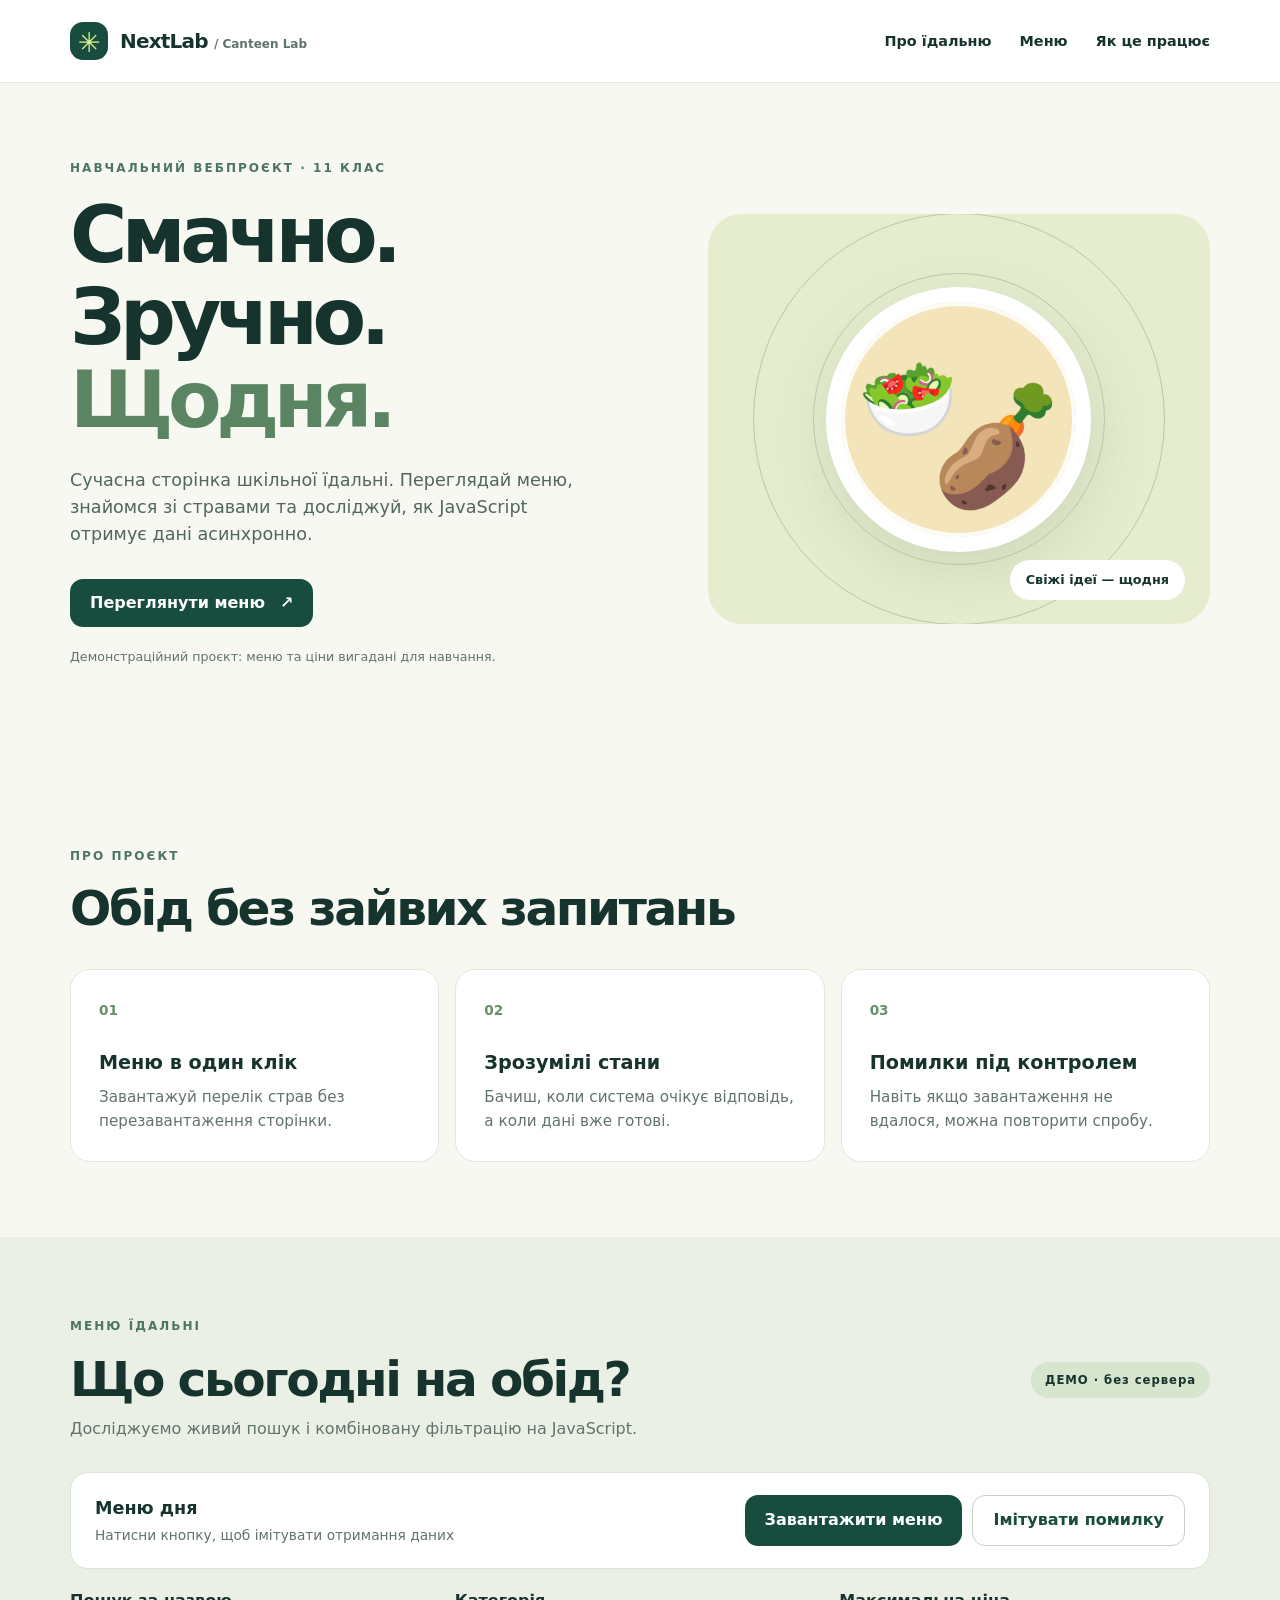
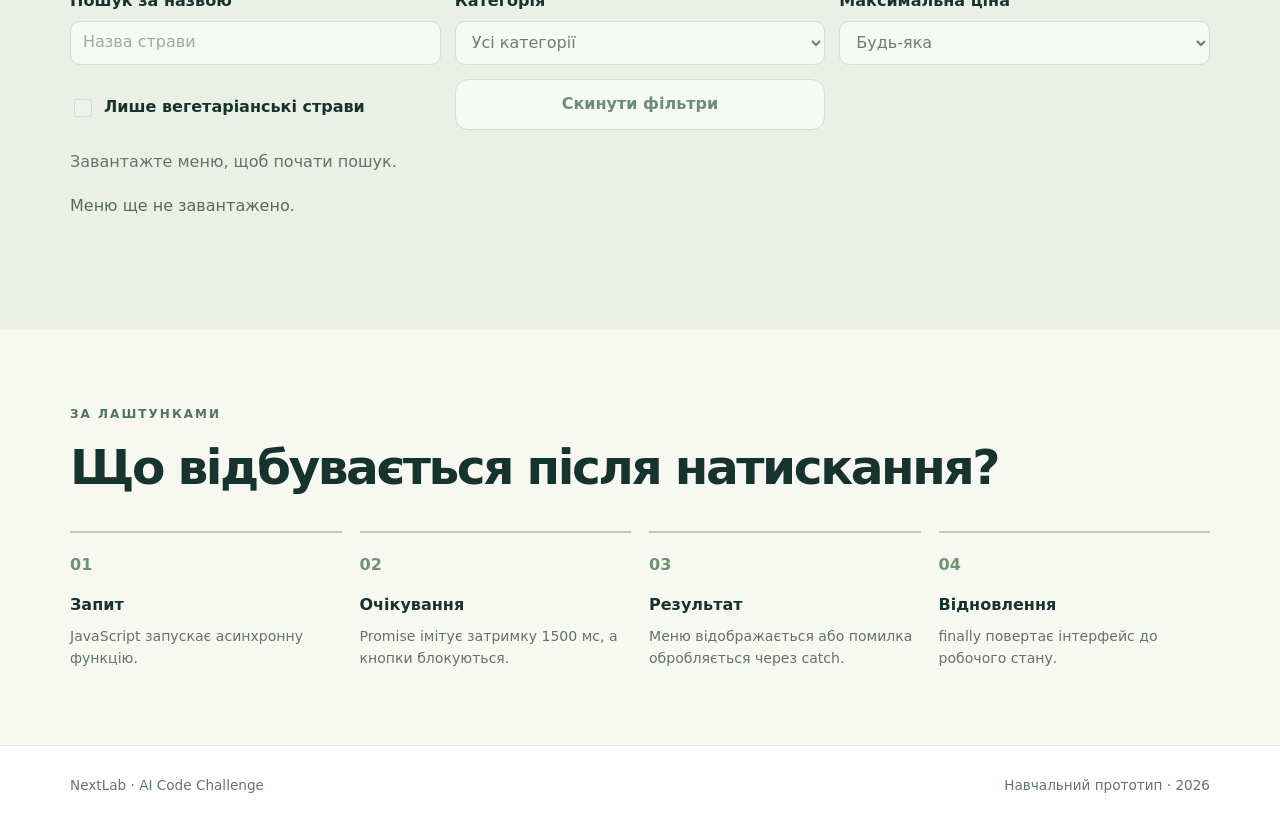
<file: mission-04/canteen-starter_1/index.html>
<!doctype html>
<html lang="uk">
<head>
  <meta charset="utf-8">
  <meta name="viewport" content="width=device-width, initial-scale=1">
  <meta name="description" content="Навчальний демонстраційний сайт шкільної їдальні: меню та асинхронне завантаження даних.">
  <title>Шкільна їдальня | NextLab</title>
  <link rel="stylesheet" href="css/style.css">
  <script src="js/app.js" defer></script>
</head>
<body>
  <a class="skip-link" href="#main">Перейти до вмісту</a>
  <header class="site-header">
    <div class="container header-inner">
      <a class="brand" href="index.html" aria-label="Шкільна їдальня — головна"> <span class="brand-icon" aria-hidden="true">✳</span><span>NextLab <small>/ Canteen Lab</small></span></a>
      <nav aria-label="Основна навігація"><ul class="nav-list"><li><a href="#about">Про їдальню</a></li><li><a href="#menu">Меню</a></li><li><a href="#how-it-works">Як це працює</a></li></ul></nav>
    </div>
  </header>
  <main id="main">
    <section class="hero container" aria-labelledby="hero-title">
      <div class="hero-content"><p class="eyebrow">Навчальний вебпроєкт · 11 клас</p><h1 id="hero-title">Смачно. Зручно.<br><span>Щодня.</span></h1><p class="lead">Сучасна сторінка шкільної їдальні. Переглядай меню, знайомся зі стравами та досліджуй, як JavaScript отримує дані асинхронно.</p><a class="primary-link" href="#menu">Переглянути меню <span aria-hidden="true">↗</span></a><p class="hero-note">Демонстраційний проєкт: меню та ціни вигадані для навчання.</p></div>
      <div class="hero-art" aria-hidden="true"><div class="plate"><span class="food food-a">🥗</span><span class="food food-b">🥕</span><span class="food food-c">🥔</span></div><div class="art-caption">Свіжі ідеї — щодня</div></div>
    </section>
    <section id="about" class="section container" aria-labelledby="about-title"><div class="section-heading"><p class="eyebrow">Про проєкт</p><h2 id="about-title">Обід без зайвих запитань</h2></div><div class="feature-grid"><article class="feature"><span class="feature-icon" aria-hidden="true">01</span><h3>Меню в один клік</h3><p>Завантажуй перелік страв без перезавантаження сторінки.</p></article><article class="feature"><span class="feature-icon" aria-hidden="true">02</span><h3>Зрозумілі стани</h3><p>Бачиш, коли система очікує відповідь, а коли дані вже готові.</p></article><article class="feature"><span class="feature-icon" aria-hidden="true">03</span><h3>Помилки під контролем</h3><p>Навіть якщо завантаження не вдалося, можна повторити спробу.</p></article></div></section>
    <section id="menu" class="menu-section" aria-labelledby="menu-title"><div class="container"><div class="menu-header"><div><p class="eyebrow">Меню їдальні</p><h2 id="menu-title">Що сьогодні на обід?</h2><p class="muted">Досліджуємо живий пошук і комбіновану фільтрацію на JavaScript.</p></div><span class="demo-tag">ДЕМО · без сервера</span></div>
      <div class="menu-toolbar"><div class="toolbar-copy"><strong>Меню дня</strong><span>Натисни кнопку, щоб імітувати отримання даних</span></div><div class="toolbar-actions"><button id="loadMenuBtn" class="button button-primary" type="button">Завантажити меню</button><button id="errorBtn" class="button button-outline" type="button">Імітувати помилку</button></div></div>
      <div class="filters-panel" aria-label="Фільтри меню">
        <div class="filter-field"><label for="searchInput">Пошук за назвою</label><input id="searchInput" type="search" placeholder="Назва страви" disabled></div>
        <div class="filter-field"><label for="categoryFilter">Категорія</label><select id="categoryFilter" disabled><option value="all">Усі категорії</option><option value="Перша страва">Перша страва</option><option value="Основна страва">Основна страва</option><option value="Гарнір">Гарнір</option><option value="Салат">Салат</option><option value="Напій">Напій</option></select></div>
        <div class="filter-field"><label for="priceFilter">Максимальна ціна</label><select id="priceFilter" disabled><option value="all">Будь-яка</option><option value="30">До 30 грн</option><option value="50">До 50 грн</option><option value="75">До 75 грн</option><option value="100">До 100 грн</option></select></div>
        <label class="filter-check"><input id="vegetarianFilter" type="checkbox" disabled> Лише вегетаріанські страви</label>
        <button id="resetFiltersBtn" class="button button-outline" type="button" disabled>Скинути фільтри</button>
      </div>
      <p id="resultCount" class="muted" aria-live="polite">Завантажте меню, щоб почати пошук.</p>
      <p id="menuStatus" class="status" role="status" aria-live="polite">Меню ще не завантажено.</p><div id="menuResults" class="menu-grid" aria-live="polite" aria-busy="false"></div><div id="menuError" class="error-panel" role="alert" hidden><strong>Не вдалося отримати меню.</strong><p>Це навчальна імітація помилки. Спробуй завантажити меню ще раз.</p></div>
      </div></section>
    <section id="how-it-works" class="section container" aria-labelledby="how-title"><div class="section-heading"><p class="eyebrow">За лаштунками</p><h2 id="how-title">Що відбувається після натискання?</h2></div><ol class="steps"><li><strong>Запит</strong><p>JavaScript запускає асинхронну функцію.</p></li><li><strong>Очікування</strong><p>Promise імітує затримку 1500 мс, а кнопки блокуються.</p></li><li><strong>Результат</strong><p>Меню відображається або помилка обробляється через catch.</p></li><li><strong>Відновлення</strong><p>finally повертає інтерфейс до робочого стану.</p></li></ol></section>
  </main>
  <footer class="site-footer"><div class="container footer-inner"><span>NextLab · AI Code Challenge</span><span>Навчальний прототип · 2026</span></div></footer>
</body>
</html>
</file>
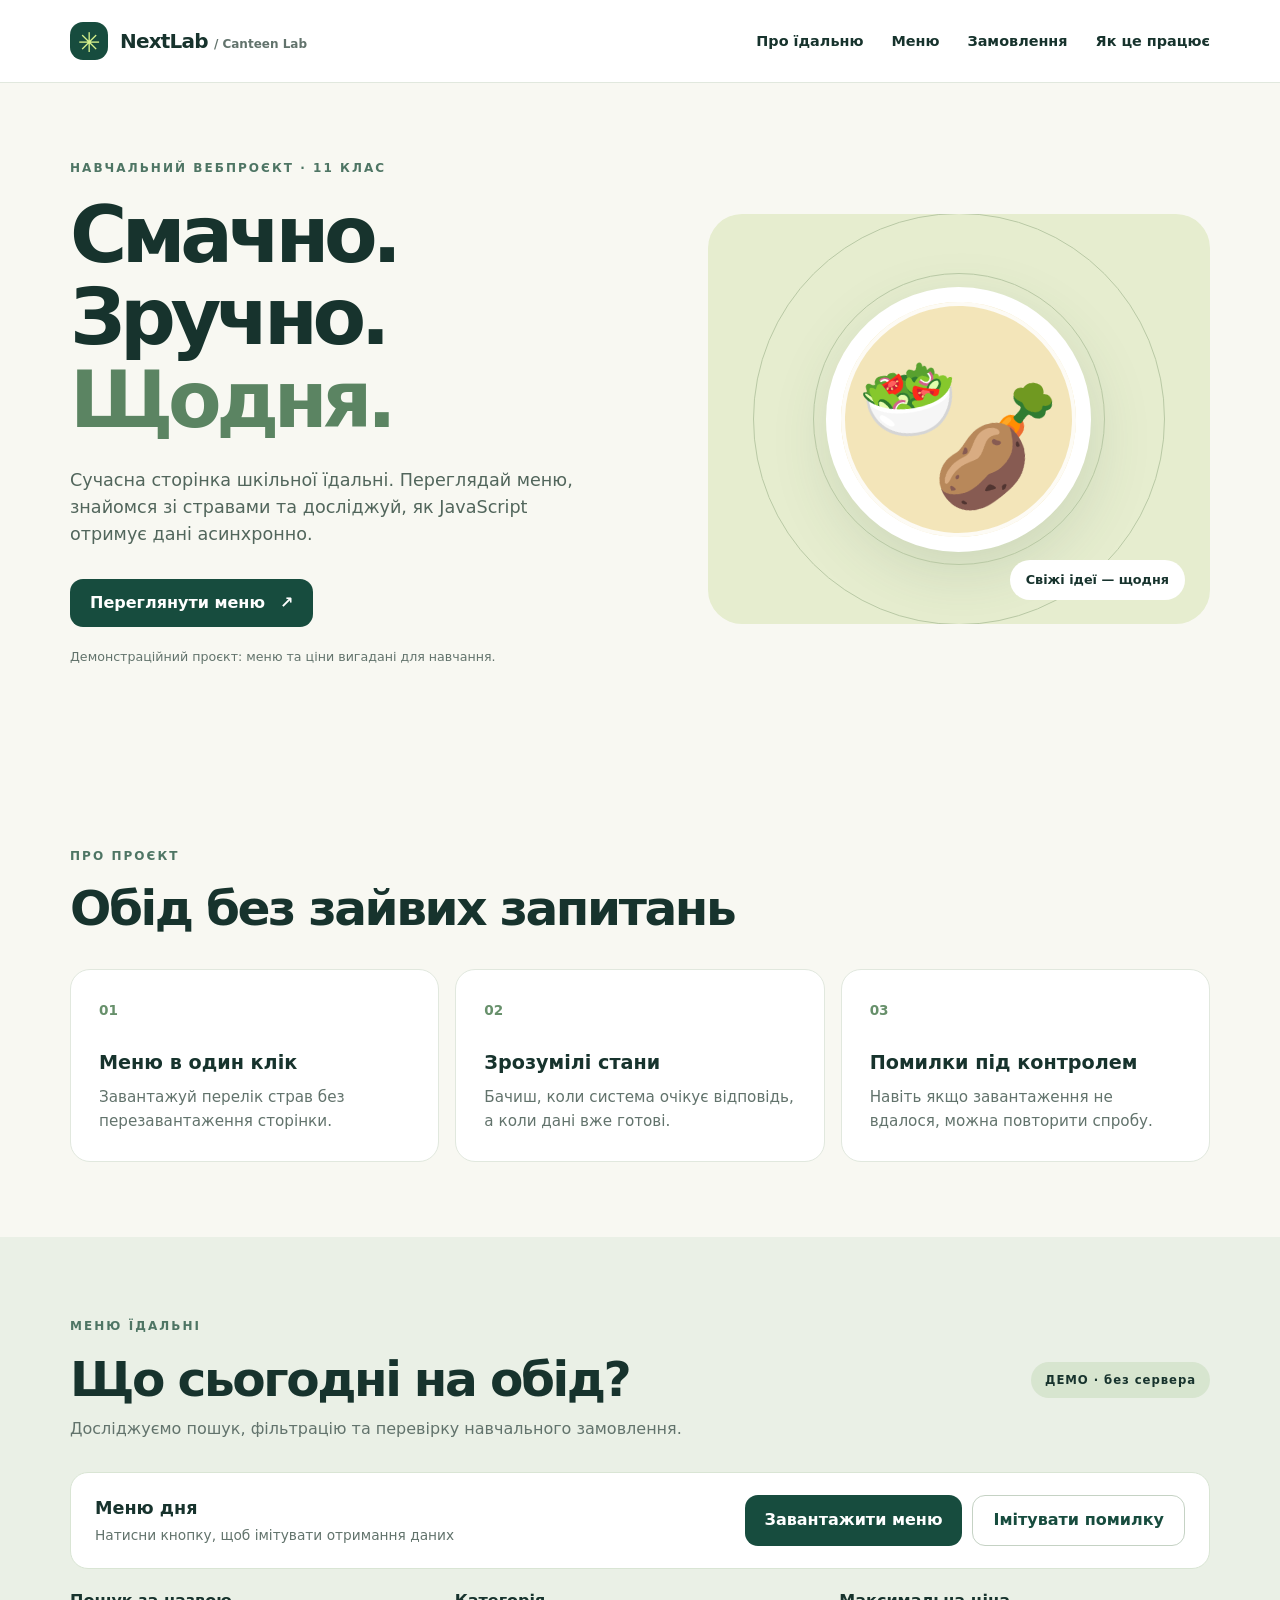
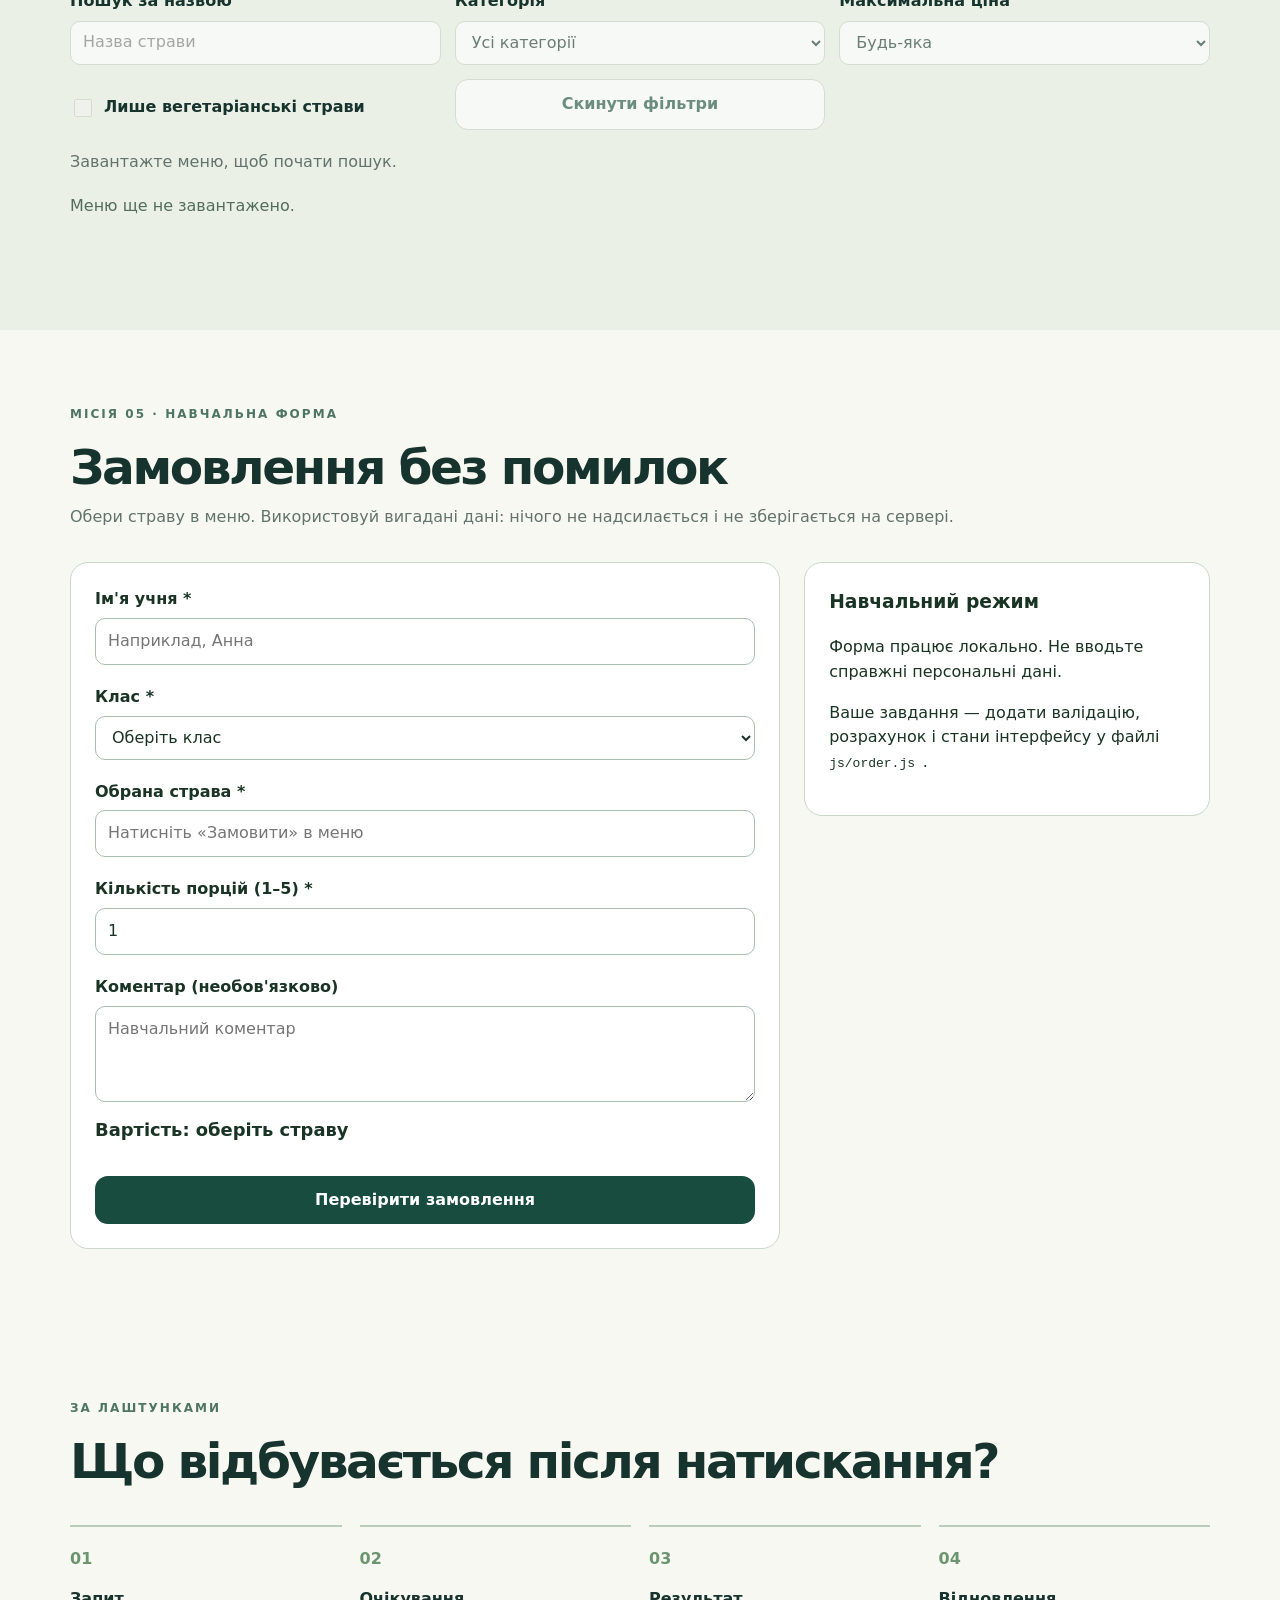
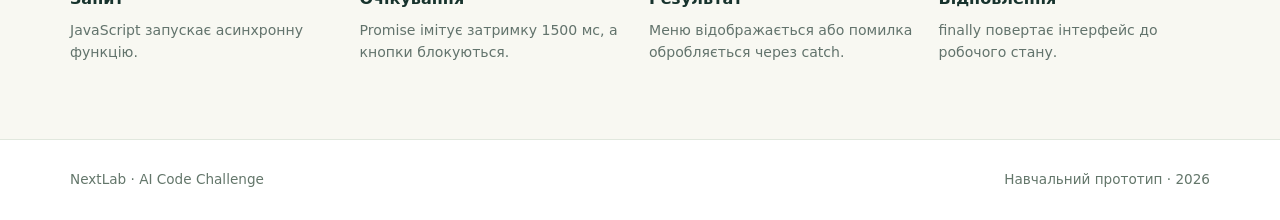
<file: mission-05/starter/index.html>
<!DOCTYPE html>
<html lang="uk">
  <head>
    <meta charset="utf-8">
    <meta content="width=device-width, initial-scale=1" name="viewport">
    <meta content="&Ncy;&acy;&vcy;&chcy;&acy;&lcy;&softcy;&ncy;&icy;&jcy; &dcy;&iecy;&mcy;&ocy;&ncy;&scy;&tcy;&rcy;&acy;&tscy;&iukcy;&jcy;&ncy;&icy;&jcy; &scy;&acy;&jcy;&tcy; &shcy;&kcy;&iukcy;&lcy;&softcy;&ncy;&ocy;&yicy; &yicy;&dcy;&acy;&lcy;&softcy;&ncy;&iukcy;: &mcy;&iecy;&ncy;&yucy; &tcy;&acy; &acy;&scy;&icy;&ncy;&khcy;&rcy;&ocy;&ncy;&ncy;&iecy; &zcy;&acy;&vcy;&acy;&ncy;&tcy;&acy;&zhcy;&iecy;&ncy;&ncy;&yacy; &dcy;&acy;&ncy;&icy;&khcy;." name="description">
    <title>
      &SHcy;&kcy;&iukcy;&lcy;&softcy;&ncy;&acy; &yicy;&dcy;&acy;&lcy;&softcy;&ncy;&yacy; | NextLab
    </title>
    <link href="css/style.css" rel="stylesheet">
    <script defer src="js/order.js">
    </script>
    <script defer src="js/app.js">
    </script>
  </head>
  <body>
    <a class="skip-link" href="#main">
      &Pcy;&iecy;&rcy;&iecy;&jcy;&tcy;&icy; &dcy;&ocy; &vcy;&mcy;&iukcy;&scy;&tcy;&ucy;
    </a>
    <header class="site-header">
      <div class="container header-inner">
        <a aria-label="&SHcy;&kcy;&iukcy;&lcy;&softcy;&ncy;&acy; &yicy;&dcy;&acy;&lcy;&softcy;&ncy;&yacy; &mdash; &gcy;&ocy;&lcy;&ocy;&vcy;&ncy;&acy;" class="brand" href="index.html">
          <span aria-hidden="true" class="brand-icon">
            ✳
          </span>
          <span>
            NextLab
            <small>
              / Canteen Lab
            </small>
          </span>
        </a>
        <nav aria-label="&Ocy;&scy;&ncy;&ocy;&vcy;&ncy;&acy; &ncy;&acy;&vcy;&iukcy;&gcy;&acy;&tscy;&iukcy;&yacy;">
          <ul class="nav-list">
            <li>
              <a href="#about">
                &Pcy;&rcy;&ocy; &yicy;&dcy;&acy;&lcy;&softcy;&ncy;&yucy;
              </a>
            </li>
            <li>
              <a href="#menu">
                &Mcy;&iecy;&ncy;&yucy;
              </a>
            </li>
            <li>
              <a href="#order">
                &Zcy;&acy;&mcy;&ocy;&vcy;&lcy;&iecy;&ncy;&ncy;&yacy;
              </a>
            </li>
            <li>
              <a href="#how-it-works">
                &YAcy;&kcy; &tscy;&iecy; &pcy;&rcy;&acy;&tscy;&yucy;&jukcy;
              </a>
            </li>
          </ul>
        </nav>
      </div>
    </header>
    <main id="main">
      <section aria-labelledby="hero-title" class="hero container">
        <div class="hero-content">
          <p class="eyebrow">
            &Ncy;&acy;&vcy;&chcy;&acy;&lcy;&softcy;&ncy;&icy;&jcy; &vcy;&iecy;&bcy;&pcy;&rcy;&ocy;&jukcy;&kcy;&tcy; &middot; 11 &kcy;&lcy;&acy;&scy;
          </p>
          <h1 id="hero-title">
            &Scy;&mcy;&acy;&chcy;&ncy;&ocy;. &Zcy;&rcy;&ucy;&chcy;&ncy;&ocy;.
            <br>
            <span>
              &SHCHcy;&ocy;&dcy;&ncy;&yacy;.
            </span>
          </h1>
          <p class="lead">
            &Scy;&ucy;&chcy;&acy;&scy;&ncy;&acy; &scy;&tcy;&ocy;&rcy;&iukcy;&ncy;&kcy;&acy; &shcy;&kcy;&iukcy;&lcy;&softcy;&ncy;&ocy;&yicy; &yicy;&dcy;&acy;&lcy;&softcy;&ncy;&iukcy;. &Pcy;&iecy;&rcy;&iecy;&gcy;&lcy;&yacy;&dcy;&acy;&jcy; &mcy;&iecy;&ncy;&yucy;, &zcy;&ncy;&acy;&jcy;&ocy;&mcy;&scy;&yacy; &zcy;&iukcy; &scy;&tcy;&rcy;&acy;&vcy;&acy;&mcy;&icy; &tcy;&acy; &dcy;&ocy;&scy;&lcy;&iukcy;&dcy;&zhcy;&ucy;&jcy;, &yacy;&kcy; JavaScript &ocy;&tcy;&rcy;&icy;&mcy;&ucy;&jukcy; &dcy;&acy;&ncy;&iukcy; &acy;&scy;&icy;&ncy;&khcy;&rcy;&ocy;&ncy;&ncy;&ocy;.
          </p>
          <a class="primary-link" href="#menu">
            &Pcy;&iecy;&rcy;&iecy;&gcy;&lcy;&yacy;&ncy;&ucy;&tcy;&icy; &mcy;&iecy;&ncy;&yucy;
            <span aria-hidden="true">
              &nearrow;
            </span>
          </a>
          <p class="hero-note">
            &Dcy;&iecy;&mcy;&ocy;&ncy;&scy;&tcy;&rcy;&acy;&tscy;&iukcy;&jcy;&ncy;&icy;&jcy; &pcy;&rcy;&ocy;&jukcy;&kcy;&tcy;: &mcy;&iecy;&ncy;&yucy; &tcy;&acy; &tscy;&iukcy;&ncy;&icy; &vcy;&icy;&gcy;&acy;&dcy;&acy;&ncy;&iukcy; &dcy;&lcy;&yacy; &ncy;&acy;&vcy;&chcy;&acy;&ncy;&ncy;&yacy;.
          </p>
        </div>
        <div aria-hidden="true" class="hero-art">
          <div class="plate">
            <span class="food food-a">
              🥗
            </span>
            <span class="food food-b">
              🥕
            </span>
            <span class="food food-c">
              🥔
            </span>
          </div>
          <div class="art-caption">
            &Scy;&vcy;&iukcy;&zhcy;&iukcy; &iukcy;&dcy;&iecy;&yicy; &mdash; &shchcy;&ocy;&dcy;&ncy;&yacy;
          </div>
        </div>
      </section>
      <section aria-labelledby="about-title" class="section container" id="about">
        <div class="section-heading">
          <p class="eyebrow">
            &Pcy;&rcy;&ocy; &pcy;&rcy;&ocy;&jukcy;&kcy;&tcy;
          </p>
          <h2 id="about-title">
            &Ocy;&bcy;&iukcy;&dcy; &bcy;&iecy;&zcy; &zcy;&acy;&jcy;&vcy;&icy;&khcy; &zcy;&acy;&pcy;&icy;&tcy;&acy;&ncy;&softcy;
          </h2>
        </div>
        <div class="feature-grid">
          <article class="feature">
            <span aria-hidden="true" class="feature-icon">
              01
            </span>
            <h3>
              &Mcy;&iecy;&ncy;&yucy; &vcy; &ocy;&dcy;&icy;&ncy; &kcy;&lcy;&iukcy;&kcy;
            </h3>
            <p>
              &Zcy;&acy;&vcy;&acy;&ncy;&tcy;&acy;&zhcy;&ucy;&jcy; &pcy;&iecy;&rcy;&iecy;&lcy;&iukcy;&kcy; &scy;&tcy;&rcy;&acy;&vcy; &bcy;&iecy;&zcy; &pcy;&iecy;&rcy;&iecy;&zcy;&acy;&vcy;&acy;&ncy;&tcy;&acy;&zhcy;&iecy;&ncy;&ncy;&yacy; &scy;&tcy;&ocy;&rcy;&iukcy;&ncy;&kcy;&icy;.
            </p>
          </article>
          <article class="feature">
            <span aria-hidden="true" class="feature-icon">
              02
            </span>
            <h3>
              &Zcy;&rcy;&ocy;&zcy;&ucy;&mcy;&iukcy;&lcy;&iukcy; &scy;&tcy;&acy;&ncy;&icy;
            </h3>
            <p>
              &Bcy;&acy;&chcy;&icy;&shcy;, &kcy;&ocy;&lcy;&icy; &scy;&icy;&scy;&tcy;&iecy;&mcy;&acy; &ocy;&chcy;&iukcy;&kcy;&ucy;&jukcy; &vcy;&iukcy;&dcy;&pcy;&ocy;&vcy;&iukcy;&dcy;&softcy;, &acy; &kcy;&ocy;&lcy;&icy; &dcy;&acy;&ncy;&iukcy; &vcy;&zhcy;&iecy; &gcy;&ocy;&tcy;&ocy;&vcy;&iukcy;.
            </p>
          </article>
          <article class="feature">
            <span aria-hidden="true" class="feature-icon">
              03
            </span>
            <h3>
              &Pcy;&ocy;&mcy;&icy;&lcy;&kcy;&icy; &pcy;&iukcy;&dcy; &kcy;&ocy;&ncy;&tcy;&rcy;&ocy;&lcy;&iecy;&mcy;
            </h3>
            <p>
              &Ncy;&acy;&vcy;&iukcy;&tcy;&softcy; &yacy;&kcy;&shchcy;&ocy; &zcy;&acy;&vcy;&acy;&ncy;&tcy;&acy;&zhcy;&iecy;&ncy;&ncy;&yacy; &ncy;&iecy; &vcy;&dcy;&acy;&lcy;&ocy;&scy;&yacy;, &mcy;&ocy;&zhcy;&ncy;&acy; &pcy;&ocy;&vcy;&tcy;&ocy;&rcy;&icy;&tcy;&icy; &scy;&pcy;&rcy;&ocy;&bcy;&ucy;.
            </p>
          </article>
        </div>
      </section>
      <section aria-labelledby="menu-title" class="menu-section" id="menu">
        <div class="container">
          <div class="menu-header">
            <div>
              <p class="eyebrow">
                &Mcy;&iecy;&ncy;&yucy; &yicy;&dcy;&acy;&lcy;&softcy;&ncy;&iukcy;
              </p>
              <h2 id="menu-title">
                &SHCHcy;&ocy; &scy;&softcy;&ocy;&gcy;&ocy;&dcy;&ncy;&iukcy; &ncy;&acy; &ocy;&bcy;&iukcy;&dcy;?
              </h2>
              <p class="muted">
                &Dcy;&ocy;&scy;&lcy;&iukcy;&dcy;&zhcy;&ucy;&jukcy;&mcy;&ocy; &pcy;&ocy;&shcy;&ucy;&kcy;, &fcy;&iukcy;&lcy;&softcy;&tcy;&rcy;&acy;&tscy;&iukcy;&yucy; &tcy;&acy; &pcy;&iecy;&rcy;&iecy;&vcy;&iukcy;&rcy;&kcy;&ucy; &ncy;&acy;&vcy;&chcy;&acy;&lcy;&softcy;&ncy;&ocy;&gcy;&ocy; &zcy;&acy;&mcy;&ocy;&vcy;&lcy;&iecy;&ncy;&ncy;&yacy;.
              </p>
            </div>
            <span class="demo-tag">
              &Dcy;&IEcy;&Mcy;&Ocy; &middot; &bcy;&iecy;&zcy; &scy;&iecy;&rcy;&vcy;&iecy;&rcy;&acy;
            </span>
          </div>
          <div class="menu-toolbar">
            <div class="toolbar-copy">
              <strong>
                &Mcy;&iecy;&ncy;&yucy; &dcy;&ncy;&yacy;
              </strong>
              <span>
                &Ncy;&acy;&tcy;&icy;&scy;&ncy;&icy; &kcy;&ncy;&ocy;&pcy;&kcy;&ucy;, &shchcy;&ocy;&bcy; &iukcy;&mcy;&iukcy;&tcy;&ucy;&vcy;&acy;&tcy;&icy; &ocy;&tcy;&rcy;&icy;&mcy;&acy;&ncy;&ncy;&yacy; &dcy;&acy;&ncy;&icy;&khcy;
              </span>
            </div>
            <div class="toolbar-actions">
              <button class="button button-primary" id="loadMenuBtn" type="button">
                &Zcy;&acy;&vcy;&acy;&ncy;&tcy;&acy;&zhcy;&icy;&tcy;&icy; &mcy;&iecy;&ncy;&yucy;
              </button>
              <button class="button button-outline" id="errorBtn" type="button">
                &Iukcy;&mcy;&iukcy;&tcy;&ucy;&vcy;&acy;&tcy;&icy; &pcy;&ocy;&mcy;&icy;&lcy;&kcy;&ucy;
              </button>
            </div>
          </div>
          <div aria-label="&Fcy;&iukcy;&lcy;&softcy;&tcy;&rcy;&icy; &mcy;&iecy;&ncy;&yucy;" class="filters-panel">
            <div class="filter-field">
              <label for="searchInput">
                &Pcy;&ocy;&shcy;&ucy;&kcy; &zcy;&acy; &ncy;&acy;&zcy;&vcy;&ocy;&yucy;
              </label>
              <input disabled id="searchInput" placeholder="&Ncy;&acy;&zcy;&vcy;&acy; &scy;&tcy;&rcy;&acy;&vcy;&icy;" type="search">
            </div>
            <div class="filter-field">
              <label for="categoryFilter">
                &Kcy;&acy;&tcy;&iecy;&gcy;&ocy;&rcy;&iukcy;&yacy;
              </label>
              <select disabled id="categoryFilter">
                <option value="all">
                  &Ucy;&scy;&iukcy; &kcy;&acy;&tcy;&iecy;&gcy;&ocy;&rcy;&iukcy;&yicy;
                </option>
                <option value="&Pcy;&iecy;&rcy;&shcy;&acy; &scy;&tcy;&rcy;&acy;&vcy;&acy;">
                  &Pcy;&iecy;&rcy;&shcy;&acy; &scy;&tcy;&rcy;&acy;&vcy;&acy;
                </option>
                <option value="&Ocy;&scy;&ncy;&ocy;&vcy;&ncy;&acy; &scy;&tcy;&rcy;&acy;&vcy;&acy;">
                  &Ocy;&scy;&ncy;&ocy;&vcy;&ncy;&acy; &scy;&tcy;&rcy;&acy;&vcy;&acy;
                </option>
                <option value="&Gcy;&acy;&rcy;&ncy;&iukcy;&rcy;">
                  &Gcy;&acy;&rcy;&ncy;&iukcy;&rcy;
                </option>
                <option value="&Scy;&acy;&lcy;&acy;&tcy;">
                  &Scy;&acy;&lcy;&acy;&tcy;
                </option>
                <option value="&Ncy;&acy;&pcy;&iukcy;&jcy;">
                  &Ncy;&acy;&pcy;&iukcy;&jcy;
                </option>
              </select>
            </div>
            <div class="filter-field">
              <label for="priceFilter">
                &Mcy;&acy;&kcy;&scy;&icy;&mcy;&acy;&lcy;&softcy;&ncy;&acy; &tscy;&iukcy;&ncy;&acy;
              </label>
              <select disabled id="priceFilter">
                <option value="all">
                  &Bcy;&ucy;&dcy;&softcy;-&yacy;&kcy;&acy;
                </option>
                <option value="30">
                  &Dcy;&ocy; 30 &gcy;&rcy;&ncy;
                </option>
                <option value="50">
                  &Dcy;&ocy; 50 &gcy;&rcy;&ncy;
                </option>
                <option value="75">
                  &Dcy;&ocy; 75 &gcy;&rcy;&ncy;
                </option>
                <option value="100">
                  &Dcy;&ocy; 100 &gcy;&rcy;&ncy;
                </option>
              </select>
            </div>
            <label class="filter-check">
              <input disabled id="vegetarianFilter" type="checkbox">
              &Lcy;&icy;&shcy;&iecy; &vcy;&iecy;&gcy;&iecy;&tcy;&acy;&rcy;&iukcy;&acy;&ncy;&scy;&softcy;&kcy;&iukcy; &scy;&tcy;&rcy;&acy;&vcy;&icy;
            </label>
            <button class="button button-outline" disabled id="resetFiltersBtn" type="button">
              &Scy;&kcy;&icy;&ncy;&ucy;&tcy;&icy; &fcy;&iukcy;&lcy;&softcy;&tcy;&rcy;&icy;
            </button>
          </div>
          <p aria-live="polite" class="muted" id="resultCount">
            &Zcy;&acy;&vcy;&acy;&ncy;&tcy;&acy;&zhcy;&tcy;&iecy; &mcy;&iecy;&ncy;&yucy;, &shchcy;&ocy;&bcy; &pcy;&ocy;&chcy;&acy;&tcy;&icy; &pcy;&ocy;&shcy;&ucy;&kcy;.
          </p>
          <p aria-live="polite" class="status" id="menuStatus" role="status">
            &Mcy;&iecy;&ncy;&yucy; &shchcy;&iecy; &ncy;&iecy; &zcy;&acy;&vcy;&acy;&ncy;&tcy;&acy;&zhcy;&iecy;&ncy;&ocy;.
          </p>
          <div aria-busy="false" aria-live="polite" class="menu-grid" id="menuResults">
          </div>
          <div class="error-panel" hidden id="menuError" role="alert">
            <strong>
              &Ncy;&iecy; &vcy;&dcy;&acy;&lcy;&ocy;&scy;&yacy; &ocy;&tcy;&rcy;&icy;&mcy;&acy;&tcy;&icy; &mcy;&iecy;&ncy;&yucy;.
            </strong>
            <p>
              &TScy;&iecy; &ncy;&acy;&vcy;&chcy;&acy;&lcy;&softcy;&ncy;&acy; &iukcy;&mcy;&iukcy;&tcy;&acy;&tscy;&iukcy;&yacy; &pcy;&ocy;&mcy;&icy;&lcy;&kcy;&icy;. &Scy;&pcy;&rcy;&ocy;&bcy;&ucy;&jcy; &zcy;&acy;&vcy;&acy;&ncy;&tcy;&acy;&zhcy;&icy;&tcy;&icy; &mcy;&iecy;&ncy;&yucy; &shchcy;&iecy; &rcy;&acy;&zcy;.
            </p>
          </div>
        </div>
      </section>
      <section aria-labelledby="order-title" class="section container order-section" id="order">
        <div class="section-heading">
          <p class="eyebrow">
            &Mcy;&iukcy;&scy;&iukcy;&yacy; 05 &middot; &ncy;&acy;&vcy;&chcy;&acy;&lcy;&softcy;&ncy;&acy; &fcy;&ocy;&rcy;&mcy;&acy;
          </p>
          <h2 id="order-title">
            &Zcy;&acy;&mcy;&ocy;&vcy;&lcy;&iecy;&ncy;&ncy;&yacy; &bcy;&iecy;&zcy; &pcy;&ocy;&mcy;&icy;&lcy;&ocy;&kcy;
          </h2>
          <p class="muted">
            &Ocy;&bcy;&iecy;&rcy;&icy; &scy;&tcy;&rcy;&acy;&vcy;&ucy; &vcy; &mcy;&iecy;&ncy;&yucy;. &Vcy;&icy;&kcy;&ocy;&rcy;&icy;&scy;&tcy;&ocy;&vcy;&ucy;&jcy; &vcy;&icy;&gcy;&acy;&dcy;&acy;&ncy;&iukcy; &dcy;&acy;&ncy;&iukcy;: &ncy;&iukcy;&chcy;&ocy;&gcy;&ocy; &ncy;&iecy; &ncy;&acy;&dcy;&scy;&icy;&lcy;&acy;&jukcy;&tcy;&softcy;&scy;&yacy; &iukcy; &ncy;&iecy; &zcy;&bcy;&iecy;&rcy;&iukcy;&gcy;&acy;&jukcy;&tcy;&softcy;&scy;&yacy; &ncy;&acy; &scy;&iecy;&rcy;&vcy;&iecy;&rcy;&iukcy;.
          </p>
        </div>
        <div class="order-layout">
          <div class="order-card">
            <form id="orderForm" novalidate>
              <div class="order-field">
                <label for="studentName">
                  &Iukcy;&mcy;'&yacy; &ucy;&chcy;&ncy;&yacy;
                  <span aria-hidden="true">
                    *
                  </span>
                </label>
                <input aria-describedby="nameError" autocomplete="off" id="studentName" name="studentName" placeholder="&Ncy;&acy;&pcy;&rcy;&icy;&kcy;&lcy;&acy;&dcy;, &Acy;&ncy;&ncy;&acy;" required type="text">
                <p aria-live="polite" class="field-error" id="nameError">
                </p>
              </div>
              <div class="order-field">
                <label for="studentClass">
                  &Kcy;&lcy;&acy;&scy;
                  <span aria-hidden="true">
                    *
                  </span>
                </label>
                <select aria-describedby="classError" id="studentClass" name="studentClass" required>
                  <option value>
                    &Ocy;&bcy;&iecy;&rcy;&iukcy;&tcy;&softcy; &kcy;&lcy;&acy;&scy;
                  </option>
                  <option value="10-&Acy;">
                    10-&Acy;
                  </option>
                  <option value="10-&Bcy;">
                    10-&Bcy;
                  </option>
                  <option value="11-&Acy;">
                    11-&Acy;
                  </option>
                  <option value="11-&Bcy;">
                    11-&Bcy;
                  </option>
                  <option value="11-&Vcy;">
                    11-&Vcy;
                  </option>
                  <option value="11-&Gcy;">
                    11-&Gcy;
                  </option>
                </select>
                <p aria-live="polite" class="field-error" id="classError">
                </p>
              </div>
              <div class="order-field">
                <label for="selectedDish">
                  &Ocy;&bcy;&rcy;&acy;&ncy;&acy; &scy;&tcy;&rcy;&acy;&vcy;&acy;
                  <span aria-hidden="true">
                    *
                  </span>
                </label>
                <input aria-describedby="dishError" id="selectedDish" name="selectedDish" placeholder="&Ncy;&acy;&tcy;&icy;&scy;&ncy;&iukcy;&tcy;&softcy; &laquo;&Zcy;&acy;&mcy;&ocy;&vcy;&icy;&tcy;&icy;&raquo; &vcy; &mcy;&iecy;&ncy;&yucy;" readonly type="text">
                <p aria-live="polite" class="field-error" id="dishError">
                </p>
              </div>
              <div class="order-field">
                <label for="quantity">
                  &Kcy;&iukcy;&lcy;&softcy;&kcy;&iukcy;&scy;&tcy;&softcy; &pcy;&ocy;&rcy;&tscy;&iukcy;&jcy; (1&ndash;5)
                  <span aria-hidden="true">
                    *
                  </span>
                </label>
                <input aria-describedby="quantityError" id="quantity" max="5" min="1" name="quantity" required step="1" type="number" value="1">
                <p aria-live="polite" class="field-error" id="quantityError">
                </p>
              </div>
              <div class="order-field">
                <label for="comment">
                  &Kcy;&ocy;&mcy;&iecy;&ncy;&tcy;&acy;&rcy; (&ncy;&iecy;&ocy;&bcy;&ocy;&vcy;'&yacy;&zcy;&kcy;&ocy;&vcy;&ocy;)
                </label>
                <textarea id="comment" name="comment" placeholder="&Ncy;&acy;&vcy;&chcy;&acy;&lcy;&softcy;&ncy;&icy;&jcy; &kcy;&ocy;&mcy;&iecy;&ncy;&tcy;&acy;&rcy;" rows="3"></textarea>
              </div>
              <p aria-live="polite" class="order-price" id="orderPrice">
                &Vcy;&acy;&rcy;&tcy;&iukcy;&scy;&tcy;&softcy;: &ocy;&bcy;&iecy;&rcy;&iukcy;&tcy;&softcy; &scy;&tcy;&rcy;&acy;&vcy;&ucy;
              </p>
              <button class="button button-primary" type="submit">
                &Pcy;&iecy;&rcy;&iecy;&vcy;&iukcy;&rcy;&icy;&tcy;&icy; &zcy;&acy;&mcy;&ocy;&vcy;&lcy;&iecy;&ncy;&ncy;&yacy;
              </button>
            </form>
          </div>
          <aside aria-labelledby="order-info-title" class="order-info">
            <h3 id="order-info-title">
              &Ncy;&acy;&vcy;&chcy;&acy;&lcy;&softcy;&ncy;&icy;&jcy; &rcy;&iecy;&zhcy;&icy;&mcy;
            </h3>
            <p>
              &Fcy;&ocy;&rcy;&mcy;&acy; &pcy;&rcy;&acy;&tscy;&yucy;&jukcy; &lcy;&ocy;&kcy;&acy;&lcy;&softcy;&ncy;&ocy;. &Ncy;&iecy; &vcy;&vcy;&ocy;&dcy;&softcy;&tcy;&iecy; &scy;&pcy;&rcy;&acy;&vcy;&zhcy;&ncy;&iukcy; &pcy;&iecy;&rcy;&scy;&ocy;&ncy;&acy;&lcy;&softcy;&ncy;&iukcy; &dcy;&acy;&ncy;&iukcy;.
            </p>
            <p>
              &Vcy;&acy;&shcy;&iecy; &zcy;&acy;&vcy;&dcy;&acy;&ncy;&ncy;&yacy; &mdash; &dcy;&ocy;&dcy;&acy;&tcy;&icy; &vcy;&acy;&lcy;&iukcy;&dcy;&acy;&tscy;&iukcy;&yucy;, &rcy;&ocy;&zcy;&rcy;&acy;&khcy;&ucy;&ncy;&ocy;&kcy; &iukcy; &scy;&tcy;&acy;&ncy;&icy; &iukcy;&ncy;&tcy;&iecy;&rcy;&fcy;&iecy;&jcy;&scy;&ucy; &ucy; &fcy;&acy;&jcy;&lcy;&iukcy;
              <code>
                js/order.js
              </code>
              .
            </p>
            <div aria-live="polite" class="order-summary" hidden id="orderSummary" role="status">
            </div>
          </aside>
        </div>
      </section>
      <section aria-labelledby="how-title" class="section container" id="how-it-works">
        <div class="section-heading">
          <p class="eyebrow">
            &Zcy;&acy; &lcy;&acy;&shcy;&tcy;&ucy;&ncy;&kcy;&acy;&mcy;&icy;
          </p>
          <h2 id="how-title">
            &SHCHcy;&ocy; &vcy;&iukcy;&dcy;&bcy;&ucy;&vcy;&acy;&jukcy;&tcy;&softcy;&scy;&yacy; &pcy;&iukcy;&scy;&lcy;&yacy; &ncy;&acy;&tcy;&icy;&scy;&kcy;&acy;&ncy;&ncy;&yacy;?
          </h2>
        </div>
        <ol class="steps">
          <li>
            <strong>
              &Zcy;&acy;&pcy;&icy;&tcy;
            </strong>
            <p>
              JavaScript &zcy;&acy;&pcy;&ucy;&scy;&kcy;&acy;&jukcy; &acy;&scy;&icy;&ncy;&khcy;&rcy;&ocy;&ncy;&ncy;&ucy; &fcy;&ucy;&ncy;&kcy;&tscy;&iukcy;&yucy;.
            </p>
          </li>
          <li>
            <strong>
              &Ocy;&chcy;&iukcy;&kcy;&ucy;&vcy;&acy;&ncy;&ncy;&yacy;
            </strong>
            <p>
              Promise &iukcy;&mcy;&iukcy;&tcy;&ucy;&jukcy; &zcy;&acy;&tcy;&rcy;&icy;&mcy;&kcy;&ucy; 1500 &mcy;&scy;, &acy; &kcy;&ncy;&ocy;&pcy;&kcy;&icy; &bcy;&lcy;&ocy;&kcy;&ucy;&yucy;&tcy;&softcy;&scy;&yacy;.
            </p>
          </li>
          <li>
            <strong>
              &Rcy;&iecy;&zcy;&ucy;&lcy;&softcy;&tcy;&acy;&tcy;
            </strong>
            <p>
              &Mcy;&iecy;&ncy;&yucy; &vcy;&iukcy;&dcy;&ocy;&bcy;&rcy;&acy;&zhcy;&acy;&jukcy;&tcy;&softcy;&scy;&yacy; &acy;&bcy;&ocy; &pcy;&ocy;&mcy;&icy;&lcy;&kcy;&acy; &ocy;&bcy;&rcy;&ocy;&bcy;&lcy;&yacy;&jukcy;&tcy;&softcy;&scy;&yacy; &chcy;&iecy;&rcy;&iecy;&zcy; catch.
            </p>
          </li>
          <li>
            <strong>
              &Vcy;&iukcy;&dcy;&ncy;&ocy;&vcy;&lcy;&iecy;&ncy;&ncy;&yacy;
            </strong>
            <p>
              finally &pcy;&ocy;&vcy;&iecy;&rcy;&tcy;&acy;&jukcy; &iukcy;&ncy;&tcy;&iecy;&rcy;&fcy;&iecy;&jcy;&scy; &dcy;&ocy; &rcy;&ocy;&bcy;&ocy;&chcy;&ocy;&gcy;&ocy; &scy;&tcy;&acy;&ncy;&ucy;.
            </p>
          </li>
        </ol>
      </section>
    </main>
    <footer class="site-footer">
      <div class="container footer-inner">
        <span>
          NextLab &middot; AI Code Challenge
        </span>
        <span>
          &Ncy;&acy;&vcy;&chcy;&acy;&lcy;&softcy;&ncy;&icy;&jcy; &pcy;&rcy;&ocy;&tcy;&ocy;&tcy;&icy;&pcy; &middot; 2026
        </span>
      </div>
    </footer>
  </body>
</html>
</file>
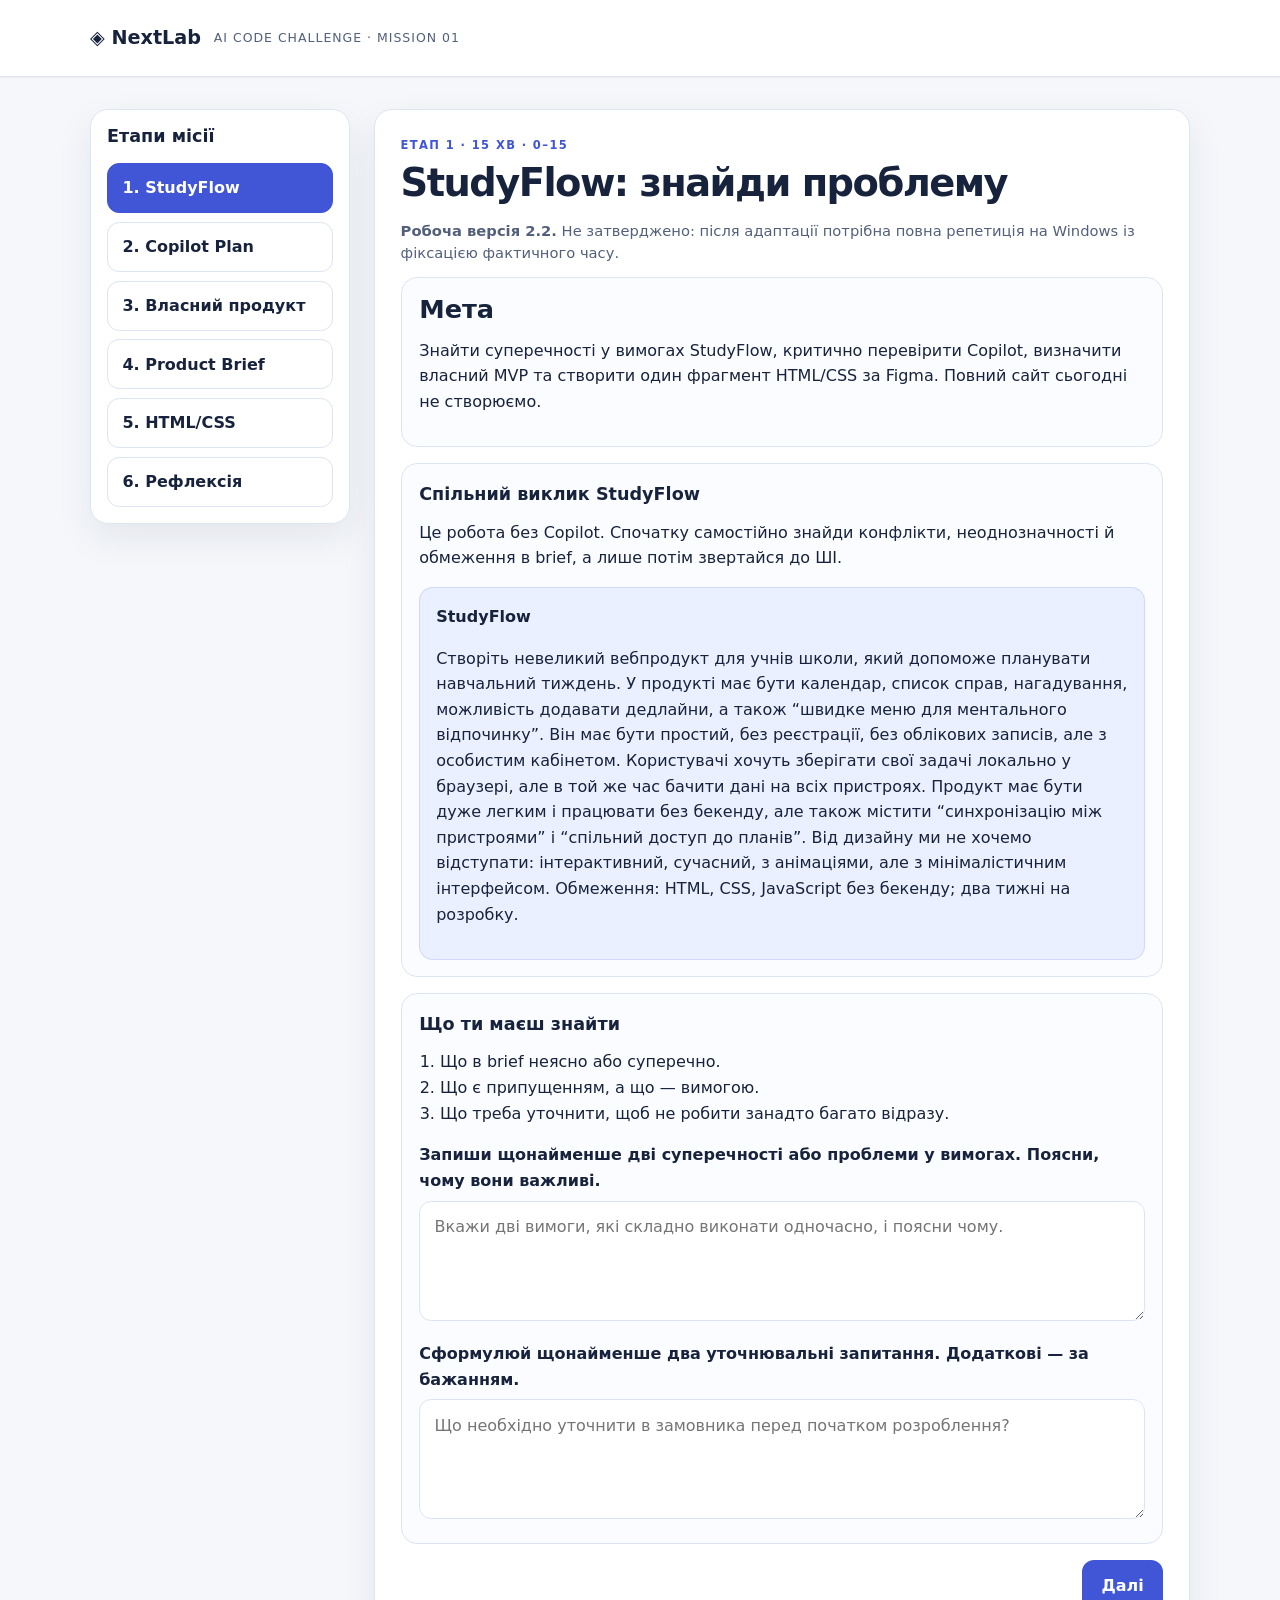
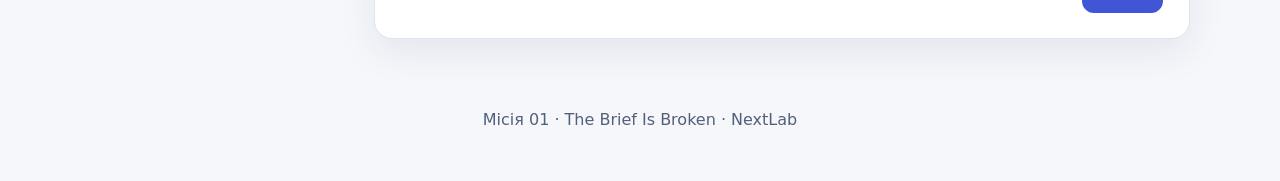
<file: mission-01.html>
<!DOCTYPE html>

<html lang="uk">
<head>
<meta charset="utf-8"/>
<meta content="width=device-width, initial-scale=1" name="viewport"/>
<meta content="Місія 01 The Brief Is Broken для AI Code Challenge" name="description"/>
<title>NextLab · Mission 01</title>
<link href="./css/mission.css" rel="stylesheet"/>
<script src="./js/mission-01.js" type="module"></script>
</head>
<body>
<a class="skip-link" href="#main">Перейти до вмісту</a>
<header class="site-header">
<div class="container header-inner">
<div class="brand-wrap">
<a aria-label="Повернутися на головну сторінку" class="brand" href="./index.html">◈ NextLab</a>
<span class="tag">AI Code Challenge · Mission 01</span>
</div>
</div>
</header>
<main class="container mission-layout" id="main">
<aside aria-label="Навігація по етапах місії" class="timeline">
<h2>Етапи місії</h2>
<nav class="step-nav">
<button class="step-link active" data-target="stage-1" type="button">1. StudyFlow</button>
<button class="step-link" data-target="stage-2" type="button">2. Copilot Plan</button>
<button class="step-link" data-target="stage-3" type="button">3. Власний продукт</button>
<button class="step-link" data-target="stage-4" type="button">4. Product Brief</button>
<button class="step-link" data-target="stage-5" type="button">5. HTML/CSS</button>
<button class="step-link" data-target="stage-6" type="button">6. Рефлексія</button>
</nav>
</aside>
<div class="mission-content">
<section class="stage active" data-stage="1" id="stage-1">
<div class="stage-header">
<p class="eyebrow">ЕТАП 1 · 15 хв · 0–15</p>
<h1>StudyFlow: знайди проблему</h1>
</div>
<p class="field-help"><strong>Робоча версія 2.2.</strong> Не затверджено: після адаптації потрібна повна репетиція на Windows із фіксацією фактичного часу.</p><div class="panel"><h2>Мета</h2><p>Знайти суперечності у вимогах StudyFlow, критично перевірити Copilot, визначити власний MVP та створити один фрагмент HTML/CSS за Figma. Повний сайт сьогодні не створюємо.</p></div>
<div class="panel">
<h3>Спільний виклик StudyFlow</h3>
<p>Це робота без Copilot. Спочатку самостійно знайди конфлікти, неоднозначності й обмеження в brief, а лише потім звертайся до ШІ.</p>
<div aria-label="Навчальний brief" class="brief-box">
<p><strong>StudyFlow</strong></p>
<p>Створіть невеликий вебпродукт для учнів школи, який допоможе планувати навчальний тиждень. У продукті має бути календар, список справ, нагадування, можливість додавати дедлайни, а також “швидке меню для ментального відпочинку”. Він має бути простий, без реєстрації, без облікових записів, але з особистим кабінетом. Користувачі хочуть зберігати свої задачі локально у браузері, але в той же час бачити дані на всіх пристроях. Продукт має бути дуже легким і працювати без бекенду, але також містити “синхронізацію між пристроями” і “спільний доступ до планів”. Від дизайну ми не хочемо відступати: інтерактивний, сучасний, з анімаціями, але з мінімалістичним інтерфейсом. Обмеження: HTML, CSS, JavaScript без бекенду; два тижні на розробку.</p>
</div>
</div><div class="panel">
<h3>Що ти маєш знайти</h3>
<ol class="ordered-list">
<li>Що в brief неясно або суперечно.</li>
<li>Що є припущенням, а що — вимогою.</li>
<li>Що треба уточнити, щоб не робити занадто багато відразу.</li>
</ol>
<label for="study-flow-issues">Запиши щонайменше дві суперечності або проблеми у вимогах. Поясни, чому вони важливі.</label>
<textarea data-key="studyFlowIssues" id="study-flow-issues" placeholder="Вкажи дві вимоги, які складно виконати одночасно, і поясни чому."></textarea>
<label for="study-flow-questions">Сформулюй щонайменше два уточнювальні запитання. Додаткові — за бажанням.</label>
<textarea data-key="studyFlowQuestions" id="study-flow-questions" placeholder="Що необхідно уточнити в замовника перед початком розроблення?"></textarea>
</div><div class="actions">
<button class="button next-stage" type="button">Далі</button>
</div>
</section>
<section class="stage" data-stage="2" id="stage-2">
<div class="stage-header">
<p class="eyebrow">ЕТАП 2 · 10 хв · 15–25</p>
<h2>Copilot: перевіряємо план</h2>
</div>
<div class="panel">
<h3>Робота в VS Code</h3>
<ol class="ordered-list">
<li>Відкрий GitHub Copilot у VS Code.</li>
<li>Переведи його в режим Plan.</li>
<li>Сформулюй запит так, щоб агент аналізував вимоги, а не створював продукт.</li>
<li>Перевір відповідь критично: не приймайте її автоматично.</li>
</ol>
</div><div class="panel prompt-panel">
<div class="panel-header">
<h3>Prompt 1</h3>
<button class="button secondary copy-prompt" data-copy="copilot-prompt-1" type="button">Копіювати</button>
</div>
<textarea class="prompt-area" id="copilot-prompt-1" readonly="">Проаналізуй цей brief як продуктовий аналітик. Не генеруй готовий вебпродукт або повний MVP. Зосередься на: 1) неоднозначностях, 2) суперечностях, 3) припущеннях, 4) питаннях, які треба уточнити, 5) вимогах, які варто залишити для MVP.

BRIEF ДЛЯ АНАЛІЗУ:
StudyFlow Створіть невеликий вебпродукт для учнів школи, який допоможе планувати навчальний тиждень. У продукті має бути календар, список справ, нагадування, можливість додавати дедлайни, а також “швидке меню для ментального відпочинку”. Він має бути простий, без реєстрації, без облікових записів, але з особистим кабінетом. Користувачі хочуть зберігати свої задачі локально у браузері, але в той же час бачити дані на всіх пристроях. Продукт має бути дуже легким і працювати без бекенду, але також містити “синхронізацію між пристроями” і “спільний доступ до планів”. Від дизайну ми не хочемо відступати: інтерактивний, сучасний, з анімаціями, але з мінімалістичним інтерфейсом. Обмеження: HTML, CSS, JavaScript без бекенду; два тижні на розробку.</textarea>
</div><div class="panel prompt-panel"><p class="field-help"><strong>Додатково, якщо залишився час.</strong> Другий промпт не обов’язковий.</p>
<div class="panel-header">
<h3>Prompt 2</h3>
<button class="button secondary copy-prompt" data-copy="copilot-prompt-2" type="button">Копіювати</button>
</div>
<textarea class="prompt-area" id="copilot-prompt-2" readonly="">Які вимоги в цьому brief є взаємовиключними? Які припущення потрібно перевірити, щоб не розвивати продукт у неправильному напрямку? Не пропонуй готове рішення. Поясни, що потрібно уточнити перед Product Brief.

BRIEF ДЛЯ АНАЛІЗУ:
StudyFlow Створіть невеликий вебпродукт для учнів школи, який допоможе планувати навчальний тиждень. У продукті має бути календар, список справ, нагадування, можливість додавати дедлайни, а також “швидке меню для ментального відпочинку”. Він має бути простий, без реєстрації, без облікових записів, але з особистим кабінетом. Користувачі хочуть зберігати свої задачі локально у браузері, але в той же час бачити дані на всіх пристроях. Продукт має бути дуже легким і працювати без бекенду, але також містити “синхронізацію між пристроями” і “спільний доступ до планів”. Від дизайну ми не хочемо відступати: інтерактивний, сучасний, з анімаціями, але з мінімалістичним інтерфейсом. Обмеження: HTML, CSS, JavaScript без бекенду; два тижні на розробку.</textarea>
</div><div class="panel">
<label for="copilot-correct">Що Copilot визначив правильно?</label>
<textarea data-key="copilotCorrect" id="copilot-correct" placeholder="Наведи конкретне спостереження Copilot, яке підтверджується текстом StudyFlow."></textarea>
<label for="copilot-assumptions">Яке припущення Copilot варто перевірити? (додатково)</label>
<textarea data-key="copilotAssumptions" id="copilot-assumptions" placeholder="Яке твердження або пропозицію Copilot треба додатково перевірити?"></textarea>
<label for="copilot-rejected">Що я відхиляю і чому?</label>
<textarea data-key="copilotRejected" id="copilot-rejected" placeholder="Що ти приймаєш або відхиляєш? Поясни на підставі вимог."></textarea>
</div><div class="actions">
<button class="button secondary prev-stage" type="button">Назад</button>
<button class="button next-stage" type="button">Далі</button>
</div>
</section>
<section class="stage" data-stage="3" id="stage-3">
<div class="stage-header">
<p class="eyebrow">ЕТАП 3 · 10 хв · 25–35</p>
<h2>Власний продукт: визначаємо межі</h2>
</div>
<div class="panel">
<p>У тебе вже є власний дизайн сайту у Figma. Не вигадуй новий продукт: уточни його проблему, користувачів та дві посильні функції MVP. Дизайн використовуватимеш на етапі 5.</p>
<label for="own-idea-name">Назва твого проєкту у Figma</label>
<input data-key="ownIdeaName" id="own-idea-name" placeholder="Назва вже створеного макета" type="text"/>
<label for="own-idea-problem">Яка проблема вирішується?</label>
<textarea data-key="ownIdeaProblem" id="own-idea-problem" placeholder="Яку конкретну проблему користувача розв’язує твій сайт?"></textarea>
<label for="own-idea-audience">Для кого продукт?</label>
<textarea data-key="ownIdeaAudience" id="own-idea-audience" placeholder="Для кого призначений сайт?"></textarea><label for="own-idea-mvp">Дві функції MVP (обов’язково)</label><textarea data-key="ownIdeaMvp" id="own-idea-mvp" placeholder="Функція 1: що зможе зробити користувач? Функція 2: що ще він зможе зробити?"></textarea>
<label for="own-idea-questions">Питання для уточнення (додатково)</label>
<textarea data-key="ownIdeaQuestions" id="own-idea-questions" placeholder="Що треба уточнити до реалізації? Необов’язково."></textarea>
</div><div class="panel prompt-panel">
<div class="panel-header">
<h3>Prompt для Copilot у Plan mode</h3>
<button class="button secondary copy-prompt" data-copy="copilot-prompt-3" type="button">Копіювати</button>
</div>
<textarea class="prompt-area" id="copilot-prompt-3" readonly="">Перевір мої вимоги до вебпродукту, для якого я вже маю дизайн у Figma. Не змінюй ідею та не додавай функцій без погодження. Оціни, чи зрозумілі проблема й аудиторія, чи реалістичні дві функції MVP, і постав не більше двох уточнювальних запитань. Не пиши код. Мої дані я додам нижче.</textarea>
</div><div class="actions">
<button class="button secondary prev-stage" type="button">Назад</button>
<button class="button next-stage" type="button">Далі</button>
</div>
</section>
<section class="stage" data-stage="4" id="stage-4">
<div class="stage-header">
<p class="eyebrow">ЕТАП 4 · 10 хв · 35–45</p>
<h2>Короткий Product Brief і рішення</h2>
</div>
<div class="panel">
<h3>Product Brief</h3>
<p class="field-help">Product Brief 0.1 — живий документ. Назва, проблема, аудиторія та дві функції автоматично переносяться з етапу 3; їх можна відредагувати. Зараз додай один критерій успіху, одне обмеження й один запис рішення.</p>
<form aria-label="Форма Product Brief" id="product-brief-form">
<label for="pb-name">Назва продукту</label>
<input data-core="true" data-key="pbName" id="pb-name" type="text"/>
<label for="pb-problem">Проблема</label>
<textarea data-core="true" data-key="pbProblem" id="pb-problem"></textarea>
<label for="pb-audience">Цільова аудиторія</label>
<textarea data-core="true" data-key="pbAudience" id="pb-audience"></textarea>






<label for="pb-mvp">Дві основні функції MVP</label>
<small class="field-help inline">Не описуй повну функціональність — тільки найважливіше для першого релізу.</small>
<textarea data-core="true" data-key="pbMvp" id="pb-mvp"></textarea>


<label for="pb-acceptance">Критерії приймання</label>
<small class="field-help inline">Зазнач, що саме має бути справжньо зроблено, щоб продукт вважався корисним.</small>
<textarea data-core="true" data-key="pbAcceptance" id="pb-acceptance"></textarea>
<label for="pb-limitations">Обмеження (можна доповнити після заняття)</label>
<textarea data-core="true" data-key="pbLimitations" id="pb-limitations"></textarea>
<details class="advanced-fields"><summary>Розширені поля Product Brief — можна заповнити після заняття</summary><div class="advanced-fields-inner"><label for="pb-assumptions">Припущення, які треба перевірити (можна доповнити після заняття)</label><small class="field-help inline">Наприклад: що користувачі вважають першим пріоритетом, які обмеження потрібно підтвердити перед реалізацією.</small><textarea data-key="pbAssumptions" id="pb-assumptions"></textarea><label for="pb-scenarios">Два ключові сценарії (можна доповнити після заняття)</label><small class="field-help inline">Опиши, як користувач починає роботу з продуктом і чого хоче досягти.</small><textarea data-key="pbScenarios" id="pb-scenarios"></textarea><label for="pb-out-of-scope">Що свідомо не входить до MVP (можна доповнити після заняття)</label><textarea data-key="pbOutOfScope" id="pb-out-of-scope"></textarea></div></details></form>
</div><div class="panel">
<div class="panel-header">
<h3>Журнал рішень</h3>
<button class="button secondary" id="add-decision" type="button">Додати запис</button>
</div><p class="field-help">Журнал рішень — це коротка історія: що запропонував ШІ, що ти вирішив(-ла) та чому. Зараз достатньо одного запису; наступні додавай за потреби.</p>
<div aria-live="polite" class="decisions-list" id="decisions-list"></div>
</div><div class="actions">
<button class="button secondary prev-stage" type="button">Назад</button>
<button class="button next-stage" type="button">Далі</button>
</div>
</section>
<section class="stage" data-stage="5" id="stage-5">
<div class="stage-header">
<p class="eyebrow">ЕТАП 5 · 35 хв · 45–80</p>
<h2>Figma → HTML/CSS: перший фрагмент</h2>
</div>
<div class="panel practice-panel"><div class="stage-header"><p class="eyebrow">ПРАКТИКА · 35 хв</p><h3>П’ять кроків: Figma → HTML/CSS</h3></div>
<p>Виконуй кроки послідовно. Відкривай наступний після завершення попереднього. Усі файли власного сайту — у <strong>student-app/</strong>. Навчальні файли NextLab не змінюй.</p>

<details class="practice-step" open="">
  <summary>Крок 1 · 45–50 хв · Підготуй Figma (5 хв)</summary>

  <ol class="ordered-list">
    <li>Відкрий VS Code. Обери <strong>File → Open Folder</strong> і відкрий кореневу папку розпакованого проєкту NextLab — ту, де розміщено <strong>mission-01.html</strong> та папку <strong>student-app</strong>. Не відкривай лише окремий HTML-файл.</li>
    <li>Відкрий готовий дизайн свого сайту у Figma.</li>
    <li>Обери один невеликий фрагмент: картку, шапку або секцію. Не потрібно реалізовувати весь сайт.</li>
    <li>Експортуй обраний фрагмент у PNG та збережи його в папці <strong>student-app/assets/</strong>. Назви файл зрозуміло, наприклад <strong>my-hero.png</strong>.</li>
    <li>Файл <strong>figma-reference.png</strong> у цій папці — демонстраційний приклад. Використовуй його лише за потреби, якщо ще не маєш власного макета.</li>
    <li>Перевір, чи відкривається твоє зображення у VS Code. Якщо Copilot не бачить файл, додай його до чату або опиши структуру макета текстом.</li>
  </ol>
</details>

<details class="practice-step"><summary>Крок 2 · 50–55 хв · Перевір Copilot Plan (5 хв)</summary>
<p>У VS Code відкрий Copilot у режимі Plan. Скопіюй промпт, додай свій макет або його опис. <strong>Не дозволяй змінювати файли на цьому кроці.</strong> Перевір: чи відповідає план макету, чи є семантичний HTML, чи не пропонує агент зайвого.</p>
<div class="panel-header"><h4>Промпт · Plan</h4><button class="button secondary copy-prompt" data-copy="copilot-plan-practice" type="button">Копіювати</button></div>
<textarea class="prompt-area" id="copilot-plan-practice" readonly="">Маю готовий макет Figma. Проаналізуй лише обраний фрагмент (зображення або опис додам). Поки НЕ редагуй файли. Запропонуй короткий план реалізації за 15 хвилин: семантичні HTML-елементи, CSS-розміщення, можливі спрощення. Не додавай функцій і не змінюй інші частини сайту. Запитай погодження перед реалізацією.</textarea></details>
<details class="practice-step"><summary>Крок 3 · 55–70 хв · Agent, запуск і порівняння (15 хв)</summary>
<p>Передай погоджений план Agent. Переглянь зміни у двох дозволених файлах, а потім запусти сайт у <strong>другому терміналі VS Code</strong>. Перший сервер NextLab на порту 8000 залиш запущеним.</p>
<div class="panel-header"><h4>Промпт · Agent</h4><button class="button secondary copy-prompt" data-copy="copilot-agent-practice" type="button">Копіювати</button></div>
<textarea class="prompt-area" id="copilot-agent-practice" readonly="">Реалізуй лише погоджений фрагмент мого макета Figma. Редагуй ТІЛЬКИ student-app/index.html і student-app/css/style.css. Не змінюй NextLab, інші файли або налаштування. Використовуй семантичний HTML і простий CSS без бібліотек та зайвих функцій. Перед змінами назви файли, які редагуватимеш. Після змін поясни, що саме зроблено і як перевірити в браузері. Якщо потрібні інші файли — спочатку запитай.</textarea>
<p><strong>Windows — команда для другого термінала:</strong></p><div class="command-row"><textarea class="prompt-area command-area" id="serve-command" readonly="">py -m http.server 8001 --bind 127.0.0.1 --directory student-app</textarea><button class="button secondary copy-prompt" data-copy="serve-command" type="button">Копіювати</button></div>
<p class="field-help">Учнівський сайт: <strong>http://127.0.0.1:8001/</strong>. NextLab: <strong>http://127.0.0.1:8000/mission-01.html</strong>. Для macOS у другому терміналі: <code>python3 -m http.server 8001 --bind 127.0.0.1 --directory student-app</code>.</p>
<p class="field-help">Якщо Copilot недоступний: склади короткий план самостійно й створи посильний HTML/CSS-фрагмент вручну. Зафіксуй технічну причину; оцінювання роботи з ШІ узгодь із учителем.</p></details>
<details class="practice-step"><summary>Крок 4 · 70–77 хв · Без Copilot: зміни й поясни (7 хв)</summary>
<p><strong>Закрий чат Copilot на час цього завдання.</strong> Знайди HTML-елемент і пов’язане CSS-правило. Перед зміною запиши прогноз, самостійно зміни одну властивість або елемент, онови браузер і зафіксуй спостереження.</p>
<label for="manual-change">Що саме змінив(-ла)? (файл, елемент або правило)</label><textarea data-key="manualChange" id="manual-change" placeholder="Напиши назву файла та конкретне правило або елемент."></textarea>
<label for="manual-prediction">Що очікував(-ла) побачити?</label><textarea data-key="manualPrediction" id="manual-prediction" placeholder="Опиши очікувану зміну до перевірки у браузері."></textarea>
<label for="manual-observation">Що побачив(-ла) після оновлення сторінки?</label><textarea data-key="manualObservation" id="manual-observation" placeholder="Порівняй фактичний результат із прогнозом."></textarea></details>
<details class="practice-step"><summary>Крок 5 · 77–80 хв · Перевір і зафіксуй (3 хв)</summary>
<p>Повернися до журналу рішень (етап 4) і запиши рішення щодо коду або пропозиції Agent. Познач виконане нижче.</p>
<div class="interactive-checklist">
<label><input data-check="figma" type="checkbox"/> Макет збережено в student-app/assets/</label>
<label><input data-check="fragment" type="checkbox"/> Один HTML/CSS-фрагмент реалізовано</label>
<label><input data-check="browser" type="checkbox"/> Сторінка перевірена на порту 8001</label>
<label><input data-check="independent" type="checkbox"/> Самостійна зміна та її пояснення записані</label>
<label><input data-check="journal" type="checkbox"/> Рішення внесено до журналу</label>
</div></details></div>
<div class="actions">
<button class="button secondary prev-stage" type="button">Назад</button>
<button class="button next-stage" type="button">Далі</button>
</div>
</section>
<section class="stage" data-stage="6" id="stage-6">
<div class="stage-header">
<p class="eyebrow">ЕТАП 6 · 10 хв · 80–90</p>
<h2>Самоперевірка та рефлексія</h2>
</div>
<div class="panel">
<h3>Самооцінювання за шкалою 12 балів</h3><p class="field-help"><strong>Це самооцінка, а не оцінка вчителя.</strong> Учитель перевіряє реальні файли, роботу сайту та твоє пояснення.</p>
<p>Це самоперевірка учня, а не оцінка вчителя. 0 = не виконано, 1 = частково, 2 = чітко і повністю.</p>
<div class="score-grid">
<div class="score-item">
<label for="score-1">1. Суперечності й уточнення StudyFlow</label>
<p class="score-scale">0 — немає · 1 — частково · 2 — 2 суперечності та 2 змістовні запитання</p>
<select data-score="1" id="score-1">
<option value="0">0</option>
<option value="1">1</option>
<option value="2">2</option>
</select>
</div>
<div class="score-item">
<label for="score-2">2. Критична перевірка Copilot</label>
<p class="score-scale">0 — без аналізу · 1 — загальний коментар · 2 — конкретне прийняте або відхилене рішення з поясненням</p>
<select data-score="2" id="score-2">
<option value="0">0</option>
<option value="1">1</option>
<option value="2">2</option>
</select>
</div>
<div class="score-item">
<label for="score-3">3. Product Brief і межі MVP</label>
<p class="score-scale">0 — немає · 1 — нечітко · 2 — проблема, аудиторія, 2 функції та критерій успіху</p>
<select data-score="3" id="score-3">
<option value="0">0</option>
<option value="1">1</option>
<option value="2">2</option>
</select>
</div>
<div class="score-item">

<label for="score-4">4. Працездатність HTML/CSS-фрагмента та перевірка на комп'ютері й телефоні</label>

<p class="score-scale">0 — немає · 1 — неповний або не перевірено · 2 — працює у браузері й відповідає обраному фрагменту</p>
<select data-score="4" id="score-4">
<option value="0">0</option>
<option value="1">1</option>
<option value="2">2</option>
</select>
</div>
<div class="score-item">
<label for="score-5">5. Самостійна зміна й пояснення коду</label>
<p class="score-scale">0 — не виконано · 1 — зміна без пояснення/перевірки · 2 — самостійна зміна, перевірка і пояснення</p>
<select data-score="5" id="score-5">
<option value="0">0</option>
<option value="1">1</option>
<option value="2">2</option>
</select>
</div>
<div class="score-item">
<label for="score-6">6. Журнал, перевірка й рефлексія</label>
<p class="score-scale">0 — немає · 1 — частково · 2 — зафіксоване рішення, спосіб перевірки й висновок</p>
<select data-score="6" id="score-6">
<option value="0">0</option>
<option value="1">1</option>
<option value="2">2</option>
</select>
</div>
</div>
<div class="score-summary">
<p>Загальна сума: <strong id="score-total">0</strong> / 12</p>
<p id="score-level">Рівень: не оцінено</p>
</div>
</div>
<div class="panel">
<h3>Рефлексія</h3>
<label for="reflection-summary">Що допоміг зробити Copilot, а що я змінив(-ла) без нього?</label>
<textarea data-key="reflectionSummary" id="reflection-summary" placeholder="Назви файл, що змінив Agent, і конкретну зміну HTML/CSS, яку ти зробив(-ла) без Copilot."></textarea>
<label for="reflection-next">Як я перевірив(-ла) результат і що перенесу в наступну місію?</label>
<textarea data-key="reflectionNext" id="reflection-next" placeholder="Як перевірив(-ла) результат у браузері? Що залишаєш для наступної місії?"></textarea>
</div>
<div class="panel controls-panel">
<h3>Експорт і збереження</h3>
<p class="field-help">Експортуй PRODUCT_BRIEF.md і DECISIONS.md, перемісти завантажені файли до папки docs/ та перевір їх у VS Code. Для перенесення всіх відповідей на інший ПК експортуй JSON; на новому ПК імпортуй його. Експорт не змінює файли проєкту автоматично.</p>
<div class="actions export-actions">
<button class="button" id="export-product-brief" type="button">Експорт PRODUCT_BRIEF.md</button>
<button class="button secondary" id="export-decisions" type="button">Експорт DECISIONS.md</button>
<button class="button secondary" id="save-progress" type="button">Зберегти прогрес</button><button class="button secondary" id="export-json" type="button">Експорт прогресу JSON</button><label class="button secondary file-import" for="import-json">Імпорт JSON<input accept=".json,application/json" hidden="" id="import-json" type="file"/></label>
<button class="button danger" id="reset-progress" title="Скидання всіх відповідей після підтвердження" type="button">Скинути</button>
</div>
<p aria-live="polite" class="save-status" id="save-status">Прогрес ще не збережено.</p>
<p aria-live="polite" class="save-status" id="brief-check-status"></p>
</div>
<div class="actions">
<button class="button secondary prev-stage" type="button">Назад</button>
</div>
</section>
</div>
</main>
<footer class="site-footer container">
<p>Місія 01 · The Brief Is Broken · NextLab</p>
</footer>
</body>
</html>
</file>
<file: css/styles.css>
:root{color-scheme:light;--bg:#f5f7fb;--surface:#fff;--ink:#16233b;--muted:#516078;--accent:#4056d6;--line:#dfe5ef;--success:#126b52;font-family:Inter,system-ui,-apple-system,BlinkMacSystemFont,"Segoe UI",sans-serif}
*{box-sizing:border-box}html{scroll-behavior:smooth}body{margin:0;background:var(--bg);color:var(--ink);line-height:1.6}
.container{width:min(100% - 2.5rem,960px);margin-inline:auto}
.site-header{border-bottom:1px solid var(--line);background:var(--surface)}
.header-inner{min-height:74px;display:flex;align-items:center;justify-content:space-between;gap:1rem}
.brand{font-weight:800;font-size:1.25rem;color:var(--ink);text-decoration:none}
.tag{font-size:.75rem;color:var(--muted);letter-spacing:.05em}
.hero{padding:clamp(3rem,9vw,6rem) 0 3rem}.eyebrow{color:var(--accent);font-size:.76rem;font-weight:800;letter-spacing:.12em}
h1{font-size:clamp(2.2rem,6vw,4.2rem);line-height:1.1;letter-spacing:-.045em;max-width:760px;margin:.5rem 0 1.25rem}
h2{font-size:clamp(1.3rem,3vw,1.8rem);line-height:1.2;margin:.3rem 0 1rem}
.lead{max-width:680px;font-size:1.1rem;color:var(--muted)}
.actions{display:flex;flex-wrap:wrap;gap:.75rem;margin-top:2rem}
.button{display:inline-flex;align-items:center;justify-content:center;border:2px solid var(--accent);border-radius:12px;background:var(--accent);color:#fff;font:inherit;font-weight:700;text-decoration:none;padding:.7rem 1.1rem;cursor:pointer}
.button-secondary{background:transparent;color:var(--accent)}
.button:hover{filter:brightness(.92)}:focus-visible{outline:3px solid #f0a527;outline-offset:3px}
.panel{padding:clamp(1.25rem,4vw,2rem);background:var(--surface);border:1px solid var(--line);border-radius:20px;margin:0 0 1.5rem;box-shadow:0 8px 28px #172a4810}
.section-heading{display:flex;justify-content:space-between;align-items:start;gap:1rem;flex-wrap:wrap}
.status{background:#e9f6f1;color:var(--success);border-radius:999px;padding:.25rem .7rem;font-size:.8rem;font-weight:700}
.result{color:var(--muted);min-height:1.5em}.steps{padding-left:1.5rem}.steps li{padding:.25rem 0}
.footer{color:var(--muted);font-size:.85rem;padding:1.5rem 0 3rem}
.skip-link{position:absolute;left:1rem;top:-5rem;background:#fff;padding:.5rem}.skip-link:focus{top:.5rem}
@media(max-width:560px){.header-inner{align-items:flex-start;flex-direction:column;padding:1rem 0}.tag{font-size:.7rem}.actions .button{width:100%}}
@media(prefers-reduced-motion:reduce){html{scroll-behavior:auto}}
</file>
<file: mission-02/css/style.css>
:root {
  --bg: #f5f7fb;
  --surface: #ffffff;
  --ink: #17233c;
  --muted: #52607b;
  --accent: #4056d6;
  --accent-soft: #eaf0ff;
  --line: #dde5f0;
  --success: #126b52;
  --warning: #b66d00;
  --danger: #b33a3a;
  --shadow: 0 14px 36px rgba(23, 35, 60, 0.08);
  --radius: 18px;
}

* {
  box-sizing: border-box;
}

html {
  scroll-behavior: smooth;
}

body {
  margin: 0;
  background: var(--bg);
  color: var(--ink);
  line-height: 1.6;
  font-family: Inter, system-ui, -apple-system, BlinkMacSystemFont, "Segoe UI", sans-serif;
}

button,
input,
textarea,
select {
  font: inherit;
}

button,
input,
textarea,
select {
  box-sizing: border-box;
}

button:focus-visible,
input:focus-visible,
textarea:focus-visible,
select:focus-visible,
a:focus-visible {
  outline: 3px solid #f0b12b;
  outline-offset: 3px;
}

.skip-link {
  position: absolute;
  left: 1rem;
  top: -4rem;
  background: #fff;
  padding: 0.7rem 1rem;
  border-radius: 10px;
  z-index: 1000;
}

.skip-link:focus {
  top: 1rem;
}

.container {
  width: min(100% - 2rem, 1100px);
  margin-inline: auto;
}

.site-header {
  border-bottom: 1px solid var(--line);
  background: var(--surface);
  box-shadow: 0 1px 0 rgba(23, 35, 60, 0.04);
}

.header-inner {
  min-height: 76px;
  display: flex;
  align-items: center;
  justify-content: space-between;
  gap: 1rem;
}

.brand-wrap {
  display: flex;
  align-items: center;
  flex-wrap: wrap;
  gap: 0.8rem;
}

.brand {
  color: var(--ink);
  font-weight: 800;
  text-decoration: none;
  font-size: 1.2rem;
}

.tag {
  color: var(--muted);
  font-size: 0.78rem;
  letter-spacing: 0.08em;
  text-transform: uppercase;
}

.mission-layout {
  display: grid;
  grid-template-columns: 260px minmax(0, 1fr);
  gap: 1.5rem;
  padding-block: 2rem 3rem;
}

.timeline {
  background: var(--surface);
  border: 1px solid var(--line);
  border-radius: var(--radius);
  padding: 1rem;
  box-shadow: var(--shadow);
  height: max-content;
  position: sticky;
  top: 1rem;
}

.timeline h2 {
  margin: 0 0 1rem;
  font-size: 1.1rem;
}

.step-nav {
  display: flex;
  flex-direction: column;
  gap: 0.55rem;
}

.step-link {
  border: 1px solid var(--line);
  background: transparent;
  color: var(--ink);
  border-radius: 12px;
  padding: 0.7rem 0.9rem;
  text-align: left;
  font-weight: 600;
  cursor: pointer;
  transition: all 0.2s ease;
}

.step-link:hover {
  background: var(--accent-soft);
}

.step-link.active {
  background: var(--accent);
  border-color: var(--accent);
  color: #fff;
}

.mission-content {
  display: flex;
  flex-direction: column;
  gap: 1.25rem;
}

.stage {
  display: none;
  background: var(--surface);
  border: 1px solid var(--line);
  border-radius: var(--radius);
  box-shadow: var(--shadow);
  padding: clamp(1.2rem, 2vw, 2rem);
}

.stage.active {
  display: block;
}

.stage-header {
  margin-bottom: 1rem;
}

.eyebrow {
  color: var(--accent);
  letter-spacing: 0.12em;
  text-transform: uppercase;
  font-size: 0.72rem;
  font-weight: 800;
  margin: 0 0 0.5rem;
}

h1,
h2,
h3,
p {
  margin-top: 0;
}

h1 {
  font-size: clamp(2rem, 3vw, 3rem);
  line-height: 1.1;
  letter-spacing: -0.04em;
  margin-bottom: 0.5rem;
}

h2 {
  font-size: clamp(1.35rem, 2vw, 2rem);
  line-height: 1.2;
  margin-bottom: 0.8rem;
}

h3 {
  font-size: 1.1rem;
  margin-bottom: 0.7rem;
}

.panel {
  background: #fbfcff;
  border: 1px solid var(--line);
  border-radius: 16px;
  padding: 1rem 1.1rem;
  margin-bottom: 1rem;
}

.practice-panel {
  border-left: 4px solid var(--accent);
  background: #ffffff;
}

.practice-list {
  margin-bottom: 1rem;
}

.checklist-panel {
  background: #f7f9ff;
  border: 1px solid var(--line);
  border-radius: 14px;
  padding: 1rem 1.1rem;
  margin-top: 1rem;
}

.checklist-panel h4 {
  margin: 0 0 0.7rem;
  font-size: 1rem;
}

.panel-header {
  display: flex;
  justify-content: space-between;
  align-items: center;
  gap: 0.75rem;
  margin-bottom: 0.75rem;
}

.project-prep {
  border: 1px solid var(--line);
  border-left: 4px solid var(--accent);
  border-radius: 14px;
  background: #f9faff;
  padding: 1rem 1.1rem;
  margin: 1rem 0;
}

.project-prep h4,
.info-block h4 {
  margin: 0 0 0.7rem;
  font-size: 1.05rem;
}

.project-tree {
  margin: 0.75rem 0 1rem;
  padding: 1rem;
  background: #0f172a;
  color: #e2e8f0;
  border-radius: 12px;
  overflow-x: auto;
  font-size: 0.82rem;
  line-height: 1.6;
}

.info-block {
  border: 1px solid var(--line);
  border-radius: 14px;
  background: #ffffff;
  padding: 1rem 1.1rem;
  margin: 1rem 0;
}

.command-row {
  display: flex;
  gap: 0.75rem;
  align-items: flex-start;
  margin-top: 0.75rem;
}

.command-row .prompt-area {
  flex: 1 1 auto;
  min-height: 78px;
}

.command-row .copy-prompt {
  flex-shrink: 0;
}

ul,
ol {
  margin-top: 0.2rem;
  padding-left: 1.3rem;
}

.check-list {
  list-style: disc;
}

.ordered-list {
  list-style: decimal;
}

.brief-box {
  background: var(--accent-soft);
  border-radius: 14px;
  border: 1px solid rgba(64, 86, 214, 0.15);
  padding: 1rem;
}

label {
  display: block;
  font-weight: 600;
  margin: 0.8rem 0 0.45rem;
}

input,
textarea,
select {
  width: 100%;
  border: 1px solid var(--line);
  border-radius: 12px;
  padding: 0.8rem 0.9rem;
  background: #fff;
  color: var(--ink);
}

textarea {
  min-height: 120px;
  resize: vertical;
}

.prompt-area {
  min-height: 130px;
  background: #f5f7ff;
}

.field-help {
  margin: 0 0 0.8rem;
  color: var(--muted);
  font-size: 0.92rem;
  line-height: 1.5;
}

.field-help.inline {
  display: block;
  margin-top: -0.2rem;
}

.score-scale {
  margin: 0.45rem 0 0.75rem;
  color: var(--muted);
  font-size: 0.82rem;
  line-height: 1.5;
}

.warning-note {
  background: rgba(182, 109, 0, 0.08);
  border: 1px solid rgba(182, 109, 0, 0.2);
  color: var(--warning);
  border-radius: 12px;
  padding: 0.7rem 0.85rem;
  margin: 0.5rem 0 0.9rem;
}

.actions {
  display: flex;
  flex-wrap: wrap;
  justify-content: flex-end;
  gap: 0.8rem;
  margin-top: 1rem;
}

.button {
  border: 2px solid var(--accent);
  background: var(--accent);
  color: #fff;
  border-radius: 12px;
  padding: 0.72rem 1.1rem;
  font-weight: 700;
  cursor: pointer;
  transition: transform 0.15s ease, filter 0.15s ease;
}

.button:hover {
  filter: brightness(0.95);
}

.button:active {
  transform: translateY(1px);
}

.button.secondary {
  background: transparent;
  color: var(--accent);
}

.button.danger {
  border-color: var(--danger);
  background: var(--danger);
}

.copy-prompt {
  min-width: 140px;
}

.score-grid {
  display: grid;
  grid-template-columns: repeat(2, minmax(0, 1fr));
  gap: 1rem;
}

.score-item {
  background: #fff;
  border: 1px solid var(--line);
  border-radius: 12px;
  padding: 0.9rem;
}

.score-summary {
  margin-top: 1rem;
  border-top: 1px solid var(--line);
  padding-top: 1rem;
  display: flex;
  flex-wrap: wrap;
  justify-content: space-between;
  gap: 0.5rem;
}

.controls-panel {
  background: #f9fafc;
}

.export-actions {
  justify-content: flex-start;
}

.save-status {
  margin-top: 0.75rem;
  color: var(--muted);
  min-height: 1.2em;
}

.decisions-list {
  display: flex;
  flex-direction: column;
  gap: 0.85rem;
}

.decision-row {
  border: 1px solid var(--line);
  border-radius: 12px;
  padding: 0.8rem;
  background: #fff;
}

.decision-row .decision-top {
  display: flex;
  align-items: center;
  gap: 0.75rem;
  margin-bottom: 0.5rem;
}

.decision-row select {
  max-width: 220px;
}

.decision-row textarea {
  min-height: 90px;
}

.site-footer {
  color: var(--muted);
  padding: 1.25rem 0 2rem;
  text-align: center;
}

@media (max-width: 820px) {
  .mission-layout {
    grid-template-columns: 1fr;
  }

  .timeline {
    position: static;
  }

  .score-grid {
    grid-template-columns: 1fr;
  }
}

@media (max-width: 560px) {
  .header-inner {
    align-items: flex-start;
    flex-direction: column;
    padding: 0.8rem 0;
  }

  .actions {
    justify-content: stretch;
  }

  .button {
    width: 100%;
  }

  .panel-header {
    flex-direction: column;
    align-items: flex-start;
  }
}

/* Mission 01 v2.1: progressive practice without changing the visual system */
.practice-step, .advanced-fields { border: 1px solid var(--line); border-radius: 12px; background: #fff; padding: 0.9rem 1rem; margin: 0.75rem 0; }
.practice-step > summary, .advanced-fields > summary { cursor: pointer; font-weight: 700; padding: 0.25rem 0; }
.practice-step[open] > summary, .advanced-fields[open] > summary { margin-bottom: 0.85rem; }
.advanced-fields-inner { display: flex; flex-direction: column; }
.interactive-checklist { display: grid; gap: 0.7rem; margin-top: 0.8rem; }
.interactive-checklist label { display: flex; align-items: flex-start; gap: 0.6rem; margin: 0; font-weight: 500; }
.interactive-checklist input { width: auto; min-width: 1rem; margin-top: 0.2rem; }
.file-import { display: inline-flex; align-items: center; justify-content: center; cursor: pointer; }

.stage[hidden],.brief-preview[hidden]{display:none!important}.stage{display:block}.mission-content{min-width:0}label:not(.check):not(.route-options label){display:block;font-weight:650;margin:1rem 0 .35rem}textarea,input:not([type=radio]):not([type=checkbox]):not([type=file]){width:100%;border:1px solid var(--line);border-radius:10px;padding:.7rem;background:#fff;color:var(--ink)}input[type=file]{max-width:100%}.panel{margin:1rem 0}.panel pre,.prompt-box{overflow:auto;white-space:pre-wrap;overflow-wrap:anywhere;background:#101c34;color:#edf3ff;border-radius:12px;padding:1rem;font-size:.88rem;line-height:1.5}code{overflow-wrap:anywhere}.progress-panel{margin-top:1.5rem;font-size:.9rem}.progress-track{background:#dfe6f4;height:9px;border-radius:9px;margin:.6rem 0}.progress-fill{width:0;height:100%;border-radius:9px;background:var(--accent);transition:width .2s}.status{border-left:3px solid var(--accent);padding:.55rem .8rem;background:var(--accent-soft);margin-top:.7rem}.status.error{border-color:var(--danger);background:#fff0f0}.status.success{border-color:var(--success);background:#ebfaf4}.brief-preview{margin-top:1rem;border:1px solid var(--line);border-radius:12px;padding:1rem}.brief-preview dl{display:grid;grid-template-columns:minmax(120px,1fr) 2fr;gap:.5rem}.brief-preview dt{font-weight:700}.brief-preview dd{margin:0;white-space:pre-wrap;overflow-wrap:anywhere}.route-options{border:1px solid var(--line);border-radius:12px;padding:1rem}.route-options label{display:block;margin:.7rem 0;cursor:pointer}.route-advice{background:var(--accent-soft);border-radius:12px;padding:1rem;margin:1rem 0}.experiment,.export-actions,.stage-actions{display:flex;flex-wrap:wrap;gap:.7rem;align-items:center;margin-top:1rem}.experiment input{flex:1 1 220px}.secondary-action{background:#fff!important;color:var(--accent)!important;border:1px solid var(--accent)!important;border-radius:9px;padding:.55rem .85rem;cursor:pointer}.next-btn,.export-actions button,.experiment button{border-radius:9px;padding:.6rem .9rem;cursor:pointer}.check{display:flex;gap:.65rem;align-items:flex-start;margin:.6rem 0}.check input{margin-top:.35rem}.decision-entry{border:1px solid var(--line);padding:1rem;border-radius:12px;margin:.8rem 0}.decision-entry input,.decision-entry textarea,.decision-entry select{width:100%;padding:.6rem;border:1px solid var(--line);border-radius:8px}.decision-entry button{margin-top:.6rem}.rubric-row{display:flex;align-items:center;justify-content:space-between;gap:1rem;padding:.7rem 0;border-bottom:1px solid var(--line)}.rubric-row select{min-width:80px;padding:.5rem}.score-total{font-size:1.2rem}.field-help{color:var(--muted)}button:disabled{opacity:.5;cursor:wait}@media(max-width:680px){.brief-preview dl{grid-template-columns:1fr}.rubric-row{align-items:flex-start;flex-direction:column}}

.next-btn{background:var(--accent,#4055df);color:#fff;border:1px solid var(--accent,#4055df);font:inherit;font-weight:700}.next-btn:focus-visible,.step-link:focus-visible{outline:3px solid #f0a83e;outline-offset:3px}

/* v0.4 — узгоджені елементи вибору маршруту, тестів та експорту */
.route-options{display:grid;gap:.85rem;padding:1rem;margin:.8rem 0 1rem;min-width:0}
.route-options legend{padding:0 .45rem;font-weight:650}
.route-options .route-card{display:flex;align-items:flex-start;gap:.9rem;margin:0;padding:1rem;border:1px solid var(--line,#d8e1f1);border-radius:14px;background:#fff;cursor:pointer;font-weight:400;line-height:1.5;transition:border-color .15s,background .15s,box-shadow .15s}
.route-options .route-card:hover{border-color:var(--accent,#4055df);background:#f8faff}
.route-options .route-card:has(input:checked){border-color:var(--accent,#4055df);background:var(--accent-soft,#edf1ff);box-shadow:0 0 0 1px var(--accent,#4055df)}
.route-options .route-card input[type=radio]{appearance:none;-webkit-appearance:none;flex:0 0 20px;width:20px;height:20px;margin:.16rem 0 0;border:2px solid #7c8aa7;border-radius:50%;background:#fff;display:grid;place-items:center;cursor:pointer}
.route-options .route-card input[type=radio]:checked{border-color:var(--accent,#4055df)}
.route-options .route-card input[type=radio]:checked:before{content:"";width:10px;height:10px;background:var(--accent,#4055df);border-radius:50%}
.route-options .route-card input[type=radio]:focus-visible{outline:3px solid #f0a83e;outline-offset:3px}
.route-card-content{display:grid;gap:.35rem;min-width:0;flex:1}
.route-card-title{font-weight:650;font-size:1rem;color:var(--ink,#0c2348)}
.route-card-desc{font-weight:400}
.route-card-example{display:block;font-size:.92rem;color:var(--muted,#475569);padding-top:.3rem}
.route-card-example strong{font-weight:650;color:var(--ink,#0c2348)}
.route-explainer{background:#f6f8fe}
.route-explainer h2{font-size:1.12rem}
/* Вирівнювання чекбоксів: контроль зліва, текст одразу справа */
.panel label.check{display:grid!important;grid-template-columns:20px minmax(0,1fr);align-items:start;justify-content:start;column-gap:.8rem;width:100%;margin:.3rem 0;padding:.75rem .8rem;border:1px solid var(--line,#d8e1f1);border-radius:11px;background:#fff;font-weight:450;line-height:1.5;text-align:left;cursor:pointer}
.panel label.check:hover{background:#f8faff}
.panel label.check:has(input:checked){border-color:var(--accent,#4055df);background:var(--accent-soft,#edf1ff)}
.panel label.check input[type=checkbox]{appearance:none;-webkit-appearance:none;box-sizing:border-box;width:19px;height:19px;min-width:19px;margin:.1rem 0 0;padding:0;border:2px solid #7c8aa7;border-radius:5px;background:#fff;cursor:pointer;position:relative}
.panel label.check input[type=checkbox]:checked{background:var(--accent,#4055df);border-color:var(--accent,#4055df)}
.panel label.check input[type=checkbox]:checked:after{content:"";position:absolute;left:5px;top:1px;width:5px;height:10px;border:solid #fff;border-width:0 2px 2px 0;transform:rotate(45deg)}
.panel label.check input[type=checkbox]:focus-visible{outline:3px solid #f0a83e;outline-offset:3px}
/* Спільний вигляд основних і вторинних кнопок */
.export-actions button,.stage-actions .next-btn{appearance:none;-webkit-appearance:none;font:inherit;font-weight:650;line-height:1.35;background:var(--accent,#4055df)!important;color:#fff!important;border:1px solid var(--accent,#4055df)!important;border-radius:11px;padding:.72rem 1.05rem;box-shadow:none;cursor:pointer}
.export-actions button.secondary-action,.stage-actions .secondary-action{font:inherit;font-weight:600;line-height:1.35;background:#fff!important;color:var(--accent,#4055df)!important;border:1px solid var(--accent,#4055df)!important;border-radius:11px;padding:.72rem 1.05rem;box-shadow:none}
.export-actions button:hover,.stage-actions .next-btn:hover{filter:brightness(.93)}
.export-actions button:focus-visible,.stage-actions button:focus-visible{outline:3px solid #f0a83e;outline-offset:3px}
@media(max-width:600px){.route-options{padding:.65rem}.route-options .route-card{padding:.8rem}.export-actions button{flex:1 1 180px}}

/* v0.5: перенесення знань у випускний проєкт */
.check{display:flex!important;align-items:flex-start!important;gap:12px!important;width:100%;min-width:0;cursor:pointer;font-weight:500!important}
.check input{flex:0 0 auto;margin-top:4px!important;width:17px;height:17px}
.check span{display:block;flex:1;min-width:0;overflow-wrap:normal;word-break:normal;line-height:1.55}
.check code{display:inline-block;white-space:nowrap;overflow-wrap:normal;word-break:normal}
.canteen-demo{border:1px solid var(--line);border-radius:14px;padding:1rem;background:#f8faff;margin:1rem 0}
.canteen-head,.canteen-actions{display:flex;justify-content:space-between;align-items:center;gap:.8rem;flex-wrap:wrap}
.canteen-head span{font-size:.78rem;color:var(--muted)}
.canteen-actions{justify-content:flex-start;margin:1rem 0}
.canteen-actions button{font:inherit;background:var(--accent);color:#fff;border:1px solid var(--accent);border-radius:10px;padding:.65rem 1rem;cursor:pointer}
.canteen-actions button.secondary-action{background:#fff;color:var(--accent)}
.canteen-actions button:disabled{opacity:.55;cursor:wait}
.canteen-items{margin:.7rem 0 0;padding-left:1.4rem;line-height:1.8}

/* Heading levels follow semantic document structure while retaining original stage-title appearance. */
.stage h2:first-child, .stage > h2:first-of-type { font-size: clamp(1.65rem, 2.5vw, 2.5rem); }

.stage-header > h2 {font-size:clamp(1.7rem, 3vw, 2.65rem); line-height:1.18;}
.stage > h3, .stage .content-card > h3 {font-size:1.3rem;}
</file>
<file: mission-03/css/style.css>
:root {
  --bg: #f5f7fb;
  --surface: #ffffff;
  --ink: #17233c;
  --muted: #52607b;
  --accent: #4056d6;
  --accent-soft: #eaf0ff;
  --line: #dde5f0;
  --success: #126b52;
  --warning: #b66d00;
  --danger: #b33a3a;
  --shadow: 0 14px 36px rgba(23, 35, 60, 0.08);
  --radius: 18px;
}

* {
  box-sizing: border-box;
}

html {
  scroll-behavior: smooth;
}

body {
  margin: 0;
  background: var(--bg);
  color: var(--ink);
  line-height: 1.6;
  font-family: Inter, system-ui, -apple-system, BlinkMacSystemFont, "Segoe UI", sans-serif;
}

button,
input,
textarea,
select {
  font: inherit;
}

button,
input,
textarea,
select {
  box-sizing: border-box;
}

button:focus-visible,
input:focus-visible,
textarea:focus-visible,
select:focus-visible,
a:focus-visible {
  outline: 3px solid #f0b12b;
  outline-offset: 3px;
}

.skip-link {
  position: absolute;
  left: 1rem;
  top: -4rem;
  background: #fff;
  padding: 0.7rem 1rem;
  border-radius: 10px;
  z-index: 1000;
}

.skip-link:focus {
  top: 1rem;
}

.container {
  width: min(100% - 2rem, 1100px);
  margin-inline: auto;
}

.site-header {
  border-bottom: 1px solid var(--line);
  background: var(--surface);
  box-shadow: 0 1px 0 rgba(23, 35, 60, 0.04);
}

.header-inner {
  min-height: 76px;
  display: flex;
  align-items: center;
  justify-content: space-between;
  gap: 1rem;
}

.brand-wrap {
  display: flex;
  align-items: center;
  flex-wrap: wrap;
  gap: 0.8rem;
}

.brand {
  color: var(--ink);
  font-weight: 800;
  text-decoration: none;
  font-size: 1.2rem;
}

.tag {
  color: var(--muted);
  font-size: 0.78rem;
  letter-spacing: 0.08em;
  text-transform: uppercase;
}

.mission-layout {
  display: grid;
  grid-template-columns: 260px minmax(0, 1fr);
  gap: 1.5rem;
  padding-block: 2rem 3rem;
}

.timeline {
  background: var(--surface);
  border: 1px solid var(--line);
  border-radius: var(--radius);
  padding: 1rem;
  box-shadow: var(--shadow);
  height: max-content;
  position: sticky;
  top: 1rem;
}

.timeline h2 {
  margin: 0 0 1rem;
  font-size: 1.1rem;
}

.step-nav {
  display: flex;
  flex-direction: column;
  gap: 0.55rem;
}

.step-link {
  border: 1px solid var(--line);
  background: transparent;
  color: var(--ink);
  border-radius: 12px;
  padding: 0.7rem 0.9rem;
  text-align: left;
  font-weight: 600;
  cursor: pointer;
  transition: all 0.2s ease;
}

.step-link:hover {
  background: var(--accent-soft);
}

.step-link.active {
  background: var(--accent);
  border-color: var(--accent);
  color: #fff;
}

.mission-content {
  display: flex;
  flex-direction: column;
  gap: 1.25rem;
}

.stage {
  display: none;
  background: var(--surface);
  border: 1px solid var(--line);
  border-radius: var(--radius);
  box-shadow: var(--shadow);
  padding: clamp(1.2rem, 2vw, 2rem);
}

.stage.active {
  display: block;
}

.stage-header {
  margin-bottom: 1rem;
}

.eyebrow {
  color: var(--accent);
  letter-spacing: 0.12em;
  text-transform: uppercase;
  font-size: 0.72rem;
  font-weight: 800;
  margin: 0 0 0.5rem;
}

h1,
h2,
h3,
p {
  margin-top: 0;
}

h1 {
  font-size: clamp(2rem, 3vw, 3rem);
  line-height: 1.1;
  letter-spacing: -0.04em;
  margin-bottom: 0.5rem;
}

h2 {
  font-size: clamp(1.35rem, 2vw, 2rem);
  line-height: 1.2;
  margin-bottom: 0.8rem;
}

h3 {
  font-size: 1.1rem;
  margin-bottom: 0.7rem;
}

.panel {
  background: #fbfcff;
  border: 1px solid var(--line);
  border-radius: 16px;
  padding: 1rem 1.1rem;
  margin-bottom: 1rem;
}

.practice-panel {
  border-left: 4px solid var(--accent);
  background: #ffffff;
}

.practice-list {
  margin-bottom: 1rem;
}

.checklist-panel {
  background: #f7f9ff;
  border: 1px solid var(--line);
  border-radius: 14px;
  padding: 1rem 1.1rem;
  margin-top: 1rem;
}

.checklist-panel h4 {
  margin: 0 0 0.7rem;
  font-size: 1rem;
}

.panel-header {
  display: flex;
  justify-content: space-between;
  align-items: center;
  gap: 0.75rem;
  margin-bottom: 0.75rem;
}

.project-prep {
  border: 1px solid var(--line);
  border-left: 4px solid var(--accent);
  border-radius: 14px;
  background: #f9faff;
  padding: 1rem 1.1rem;
  margin: 1rem 0;
}

.project-prep h4,
.info-block h4 {
  margin: 0 0 0.7rem;
  font-size: 1.05rem;
}

.project-tree {
  margin: 0.75rem 0 1rem;
  padding: 1rem;
  background: #0f172a;
  color: #e2e8f0;
  border-radius: 12px;
  overflow-x: auto;
  font-size: 0.82rem;
  line-height: 1.6;
}

.info-block {
  border: 1px solid var(--line);
  border-radius: 14px;
  background: #ffffff;
  padding: 1rem 1.1rem;
  margin: 1rem 0;
}

.command-row {
  display: flex;
  gap: 0.75rem;
  align-items: flex-start;
  margin-top: 0.75rem;
}

.command-row .prompt-area {
  flex: 1 1 auto;
  min-height: 78px;
}

.command-row .copy-prompt {
  flex-shrink: 0;
}

ul,
ol {
  margin-top: 0.2rem;
  padding-left: 1.3rem;
}

.check-list {
  list-style: disc;
}

.ordered-list {
  list-style: decimal;
}

.brief-box {
  background: var(--accent-soft);
  border-radius: 14px;
  border: 1px solid rgba(64, 86, 214, 0.15);
  padding: 1rem;
}

label {
  display: block;
  font-weight: 600;
  margin: 0.8rem 0 0.45rem;
}

input,
textarea,
select {
  width: 100%;
  border: 1px solid var(--line);
  border-radius: 12px;
  padding: 0.8rem 0.9rem;
  background: #fff;
  color: var(--ink);
}

textarea {
  min-height: 120px;
  resize: vertical;
}

.prompt-area {
  min-height: 130px;
  background: #f5f7ff;
}

.field-help {
  margin: 0 0 0.8rem;
  color: var(--muted);
  font-size: 0.92rem;
  line-height: 1.5;
}

.field-help.inline {
  display: block;
  margin-top: -0.2rem;
}

.score-scale {
  margin: 0.45rem 0 0.75rem;
  color: var(--muted);
  font-size: 0.82rem;
  line-height: 1.5;
}

.warning-note {
  background: rgba(182, 109, 0, 0.08);
  border: 1px solid rgba(182, 109, 0, 0.2);
  color: var(--warning);
  border-radius: 12px;
  padding: 0.7rem 0.85rem;
  margin: 0.5rem 0 0.9rem;
}

.actions {
  display: flex;
  flex-wrap: wrap;
  justify-content: flex-end;
  gap: 0.8rem;
  margin-top: 1rem;
}

.button {
  border: 2px solid var(--accent);
  background: var(--accent);
  color: #fff;
  border-radius: 12px;
  padding: 0.72rem 1.1rem;
  font-weight: 700;
  cursor: pointer;
  transition: transform 0.15s ease, filter 0.15s ease;
}

.button:hover {
  filter: brightness(0.95);
}

.button:active {
  transform: translateY(1px);
}

.button.secondary {
  background: transparent;
  color: var(--accent);
}

.button.danger {
  border-color: var(--danger);
  background: var(--danger);
}

.copy-prompt {
  min-width: 140px;
}

.score-grid {
  display: grid;
  grid-template-columns: repeat(2, minmax(0, 1fr));
  gap: 1rem;
}

.score-item {
  background: #fff;
  border: 1px solid var(--line);
  border-radius: 12px;
  padding: 0.9rem;
}

.score-summary {
  margin-top: 1rem;
  border-top: 1px solid var(--line);
  padding-top: 1rem;
  display: flex;
  flex-wrap: wrap;
  justify-content: space-between;
  gap: 0.5rem;
}

.controls-panel {
  background: #f9fafc;
}

.export-actions {
  justify-content: flex-start;
}

.save-status {
  margin-top: 0.75rem;
  color: var(--muted);
  min-height: 1.2em;
}

.decisions-list {
  display: flex;
  flex-direction: column;
  gap: 0.85rem;
}

.decision-row {
  border: 1px solid var(--line);
  border-radius: 12px;
  padding: 0.8rem;
  background: #fff;
}

.decision-row .decision-top {
  display: flex;
  align-items: center;
  gap: 0.75rem;
  margin-bottom: 0.5rem;
}

.decision-row select {
  max-width: 220px;
}

.decision-row textarea {
  min-height: 90px;
}

.site-footer {
  color: var(--muted);
  padding: 1.25rem 0 2rem;
  text-align: center;
}

@media (max-width: 820px) {
  .mission-layout {
    grid-template-columns: 1fr;
  }

  .timeline {
    position: static;
  }

  .score-grid {
    grid-template-columns: 1fr;
  }
}

@media (max-width: 560px) {
  .header-inner {
    align-items: flex-start;
    flex-direction: column;
    padding: 0.8rem 0;
  }

  .actions {
    justify-content: stretch;
  }

  .button {
    width: 100%;
  }

  .panel-header {
    flex-direction: column;
    align-items: flex-start;
  }
}

/* Mission 01 v2.1: progressive practice without changing the visual system */
.practice-step, .advanced-fields { border: 1px solid var(--line); border-radius: 12px; background: #fff; padding: 0.9rem 1rem; margin: 0.75rem 0; }
.practice-step > summary, .advanced-fields > summary { cursor: pointer; font-weight: 700; padding: 0.25rem 0; }
.practice-step[open] > summary, .advanced-fields[open] > summary { margin-bottom: 0.85rem; }
.advanced-fields-inner { display: flex; flex-direction: column; }
.interactive-checklist { display: grid; gap: 0.7rem; margin-top: 0.8rem; }
.interactive-checklist label { display: flex; align-items: flex-start; gap: 0.6rem; margin: 0; font-weight: 500; }
.interactive-checklist input { width: auto; min-width: 1rem; margin-top: 0.2rem; }
.file-import { display: inline-flex; align-items: center; justify-content: center; cursor: pointer; }

.stage[hidden],.brief-preview[hidden]{display:none!important}.stage{display:block}.mission-content{min-width:0}label:not(.check):not(.route-options label){display:block;font-weight:650;margin:1rem 0 .35rem}textarea,input:not([type=radio]):not([type=checkbox]):not([type=file]){width:100%;border:1px solid var(--line);border-radius:10px;padding:.7rem;background:#fff;color:var(--ink)}input[type=file]{max-width:100%}.panel{margin:1rem 0}.panel pre,.prompt-box{overflow:auto;white-space:pre-wrap;overflow-wrap:anywhere;background:#101c34;color:#edf3ff;border-radius:12px;padding:1rem;font-size:.88rem;line-height:1.5}code{overflow-wrap:anywhere}.progress-panel{margin-top:1.5rem;font-size:.9rem}.progress-track{background:#dfe6f4;height:9px;border-radius:9px;margin:.6rem 0}.progress-fill{width:0;height:100%;border-radius:9px;background:var(--accent);transition:width .2s}.status{border-left:3px solid var(--accent);padding:.55rem .8rem;background:var(--accent-soft);margin-top:.7rem}.status.error{border-color:var(--danger);background:#fff0f0}.status.success{border-color:var(--success);background:#ebfaf4}.brief-preview{margin-top:1rem;border:1px solid var(--line);border-radius:12px;padding:1rem}.brief-preview dl{display:grid;grid-template-columns:minmax(120px,1fr) 2fr;gap:.5rem}.brief-preview dt{font-weight:700}.brief-preview dd{margin:0;white-space:pre-wrap;overflow-wrap:anywhere}.route-options{border:1px solid var(--line);border-radius:12px;padding:1rem}.route-options label{display:block;margin:.7rem 0;cursor:pointer}.route-advice{background:var(--accent-soft);border-radius:12px;padding:1rem;margin:1rem 0}.experiment,.export-actions,.stage-actions{display:flex;flex-wrap:wrap;gap:.7rem;align-items:center;margin-top:1rem}.experiment input{flex:1 1 220px}.secondary-action{background:#fff!important;color:var(--accent)!important;border:1px solid var(--accent)!important;border-radius:9px;padding:.55rem .85rem;cursor:pointer}.next-btn,.export-actions button,.experiment button{border-radius:9px;padding:.6rem .9rem;cursor:pointer}.check{display:flex;gap:.65rem;align-items:flex-start;margin:.6rem 0}.check input{margin-top:.35rem}.decision-entry{border:1px solid var(--line);padding:1rem;border-radius:12px;margin:.8rem 0}.decision-entry input,.decision-entry textarea,.decision-entry select{width:100%;padding:.6rem;border:1px solid var(--line);border-radius:8px}.decision-entry button{margin-top:.6rem}.rubric-row{display:flex;align-items:center;justify-content:space-between;gap:1rem;padding:.7rem 0;border-bottom:1px solid var(--line)}.rubric-row select{min-width:80px;padding:.5rem}.score-total{font-size:1.2rem}.field-help{color:var(--muted)}button:disabled{opacity:.5;cursor:wait}@media(max-width:680px){.brief-preview dl{grid-template-columns:1fr}.rubric-row{align-items:flex-start;flex-direction:column}}

.next-btn{background:var(--accent,#4055df);color:#fff;border:1px solid var(--accent,#4055df);font:inherit;font-weight:700}.next-btn:focus-visible,.step-link:focus-visible{outline:3px solid #f0a83e;outline-offset:3px}

/* v0.4 — узгоджені елементи вибору маршруту, тестів та експорту */
.route-options{display:grid;gap:.85rem;padding:1rem;margin:.8rem 0 1rem;min-width:0}
.route-options legend{padding:0 .45rem;font-weight:650}
.route-options .route-card{display:flex;align-items:flex-start;gap:.9rem;margin:0;padding:1rem;border:1px solid var(--line,#d8e1f1);border-radius:14px;background:#fff;cursor:pointer;font-weight:400;line-height:1.5;transition:border-color .15s,background .15s,box-shadow .15s}
.route-options .route-card:hover{border-color:var(--accent,#4055df);background:#f8faff}
.route-options .route-card:has(input:checked){border-color:var(--accent,#4055df);background:var(--accent-soft,#edf1ff);box-shadow:0 0 0 1px var(--accent,#4055df)}
.route-options .route-card input[type=radio]{appearance:none;-webkit-appearance:none;flex:0 0 20px;width:20px;height:20px;margin:.16rem 0 0;border:2px solid #7c8aa7;border-radius:50%;background:#fff;display:grid;place-items:center;cursor:pointer}
.route-options .route-card input[type=radio]:checked{border-color:var(--accent,#4055df)}
.route-options .route-card input[type=radio]:checked:before{content:"";width:10px;height:10px;background:var(--accent,#4055df);border-radius:50%}
.route-options .route-card input[type=radio]:focus-visible{outline:3px solid #f0a83e;outline-offset:3px}
.route-card-content{display:grid;gap:.35rem;min-width:0;flex:1}
.route-card-title{font-weight:650;font-size:1rem;color:var(--ink,#0c2348)}
.route-card-desc{font-weight:400}
.route-card-example{display:block;font-size:.92rem;color:var(--muted,#475569);padding-top:.3rem}
.route-card-example strong{font-weight:650;color:var(--ink,#0c2348)}
.route-explainer{background:#f6f8fe}
.route-explainer h2{font-size:1.12rem}
/* Вирівнювання чекбоксів: контроль зліва, текст одразу справа */
.panel label.check{display:grid!important;grid-template-columns:20px minmax(0,1fr);align-items:start;justify-content:start;column-gap:.8rem;width:100%;margin:.3rem 0;padding:.75rem .8rem;border:1px solid var(--line,#d8e1f1);border-radius:11px;background:#fff;font-weight:450;line-height:1.5;text-align:left;cursor:pointer}
.panel label.check:hover{background:#f8faff}
.panel label.check:has(input:checked){border-color:var(--accent,#4055df);background:var(--accent-soft,#edf1ff)}
.panel label.check input[type=checkbox]{appearance:none;-webkit-appearance:none;box-sizing:border-box;width:19px;height:19px;min-width:19px;margin:.1rem 0 0;padding:0;border:2px solid #7c8aa7;border-radius:5px;background:#fff;cursor:pointer;position:relative}
.panel label.check input[type=checkbox]:checked{background:var(--accent,#4055df);border-color:var(--accent,#4055df)}
.panel label.check input[type=checkbox]:checked:after{content:"";position:absolute;left:5px;top:1px;width:5px;height:10px;border:solid #fff;border-width:0 2px 2px 0;transform:rotate(45deg)}
.panel label.check input[type=checkbox]:focus-visible{outline:3px solid #f0a83e;outline-offset:3px}
/* Спільний вигляд основних і вторинних кнопок */
.export-actions button,.stage-actions .next-btn{appearance:none;-webkit-appearance:none;font:inherit;font-weight:650;line-height:1.35;background:var(--accent,#4055df)!important;color:#fff!important;border:1px solid var(--accent,#4055df)!important;border-radius:11px;padding:.72rem 1.05rem;box-shadow:none;cursor:pointer}
.export-actions button.secondary-action,.stage-actions .secondary-action{font:inherit;font-weight:600;line-height:1.35;background:#fff!important;color:var(--accent,#4055df)!important;border:1px solid var(--accent,#4055df)!important;border-radius:11px;padding:.72rem 1.05rem;box-shadow:none}
.export-actions button:hover,.stage-actions .next-btn:hover{filter:brightness(.93)}
.export-actions button:focus-visible,.stage-actions button:focus-visible{outline:3px solid #f0a83e;outline-offset:3px}
@media(max-width:600px){.route-options{padding:.65rem}.route-options .route-card{padding:.8rem}.export-actions button{flex:1 1 180px}}

/* v0.5: перенесення знань у випускний проєкт */
.check{display:flex!important;align-items:flex-start!important;gap:12px!important;width:100%;min-width:0;cursor:pointer;font-weight:500!important}
.check input{flex:0 0 auto;margin-top:4px!important;width:17px;height:17px}
.check span{display:block;flex:1;min-width:0;overflow-wrap:normal;word-break:normal;line-height:1.55}
.check code{display:inline-block;white-space:nowrap;overflow-wrap:normal;word-break:normal}
.canteen-demo{border:1px solid var(--line);border-radius:14px;padding:1rem;background:#f8faff;margin:1rem 0}
.canteen-head,.canteen-actions{display:flex;justify-content:space-between;align-items:center;gap:.8rem;flex-wrap:wrap}
.canteen-head span{font-size:.78rem;color:var(--muted)}
.canteen-actions{justify-content:flex-start;margin:1rem 0}
.canteen-actions button{font:inherit;background:var(--accent);color:#fff;border:1px solid var(--accent);border-radius:10px;padding:.65rem 1rem;cursor:pointer}
.canteen-actions button.secondary-action{background:#fff;color:var(--accent)}
.canteen-actions button:disabled{opacity:.55;cursor:wait}
.canteen-items{margin:.7rem 0 0;padding-left:1.4rem;line-height:1.8}

/* Heading levels follow semantic document structure while retaining original stage-title appearance. */
.stage h2:first-child, .stage > h2:first-of-type { font-size: clamp(1.65rem, 2.5vw, 2.5rem); }

.stage-header > h2 {font-size:clamp(1.7rem, 3vw, 2.65rem); line-height:1.18;}
.stage > h3, .stage .content-card > h3 {font-size:1.3rem;}

/* Mission 03 extensions to the existing NextLab visual system */
.hero{background:linear-gradient(125deg,#192a61,#4056d6);color:white;border-radius:20px;padding:clamp(1.3rem,3vw,2.4rem);margin-bottom:1.2rem;box-shadow:var(--shadow)}
.hero h1{font-size:clamp(1.8rem,3.2vw,2.7rem);line-height:1.16;margin:.35rem 0}.hero p{max-width:64ch}.hero .eyebrow{color:#dce5ff}.hero-meta{display:flex;gap:.5rem;flex-wrap:wrap}.hero-meta span{border:1px solid #ffffff70;border-radius:99px;padding:.2rem .7rem;font-size:.83rem}
.import-banner,.teacher-note{padding:1rem 1.2rem;border:1px solid var(--line);background:#fff;border-radius:14px;margin:1rem 0}.teacher-note{background:#fff8e8;border-color:#eacb81}.teacher-note[hidden]{display:none}
.concepts{display:grid;grid-template-columns:repeat(2,minmax(0,1fr));gap:.7rem}.concepts article{background:var(--accent-soft);padding:1rem;border-radius:12px}.concepts article p{margin:.35rem 0 0;font-size:.92rem}.flow-diagram{margin:1rem 0;padding:1rem;border:1px dashed var(--accent);border-radius:12px;text-align:center;font-weight:700}.flow-diagram span{color:var(--accent)}
.tree{background:#101c34;color:#f1f5ff;border-radius:12px;padding:1rem;line-height:1.8;font-family:ui-monospace,monospace;overflow:auto}.tree em{color:#b9c9ec}.compare{display:grid;grid-template-columns:1fr 1fr;gap:.7rem}.compare>div{border:1px solid var(--line);padding:.8rem;border-radius:10px;min-width:0}.compare code{display:block;white-space:normal;overflow-wrap:anywhere;margin-top:.4rem}.choice{display:flex!important;align-items:center;gap:.6rem;font-weight:400!important}.choice input{width:auto!important}.teacher-toggle{margin-top:1rem}.prompt-wrap{margin:1rem 0}.prompt-wrap button{margin-top:.5rem}.decision-entry{margin:.7rem 0}.decision-entry label{font-size:.88rem}.footer{padding:2rem 0;color:var(--muted)}.panel ol{padding-left:1.4rem}.panel li{margin:.55rem 0}.panel code{background:#eef2fb;padding:.1rem .3rem;border-radius:4px}.panel .tree code{background:transparent}.stage[hidden]{display:none!important}.status:empty{display:none}
@media(max-width:680px){.concepts,.compare{grid-template-columns:1fr}.hero{border-radius:14px}}

/* Instructional annotated interface diagrams */
.interface-figure{margin:1rem 0 1.25rem;padding:0;border:1px solid var(--line,#d7dce5);border-radius:16px;overflow:hidden;background:#f1f5f9}
.interface-figure img{display:block;width:100%;height:auto;max-height:430px;object-fit:contain}
.interface-figure figcaption{padding:.7rem 1rem;font-size:.85rem;line-height:1.5;color:#475569;background:#fff}
@media(max-width:650px){.interface-figure img{max-height:none}}

/* Practical screenshots from the classroom walkthrough */
.real-screen img{max-height:380px;object-fit:contain;object-position:left center;background:#161a20;border-radius:10px}.practical-help{border-left:3px solid #14b8a6}.practical-help pre{white-space:pre-wrap;overflow-wrap:anywhere}

/* Mission 03: collapsible optional explanations, stage 05 */
.practical-accordion{margin:12px 0;border:1px solid var(--line,#dce4ee);border-radius:14px;overflow:hidden;background:var(--panel,#fff)}
.practical-accordion>summary{cursor:pointer;list-style:none;padding:16px 44px 16px 18px;font-weight:700;position:relative;line-height:1.45}
.practical-accordion>summary::-webkit-details-marker{display:none}
.practical-accordion>summary::after{content:"+";position:absolute;right:18px;top:50%;transform:translateY(-50%);font-size:22px;font-weight:400}
.practical-accordion[open]>summary::after{content:"−"}
.practical-accordion>summary:focus-visible{outline:3px solid #0d9488;outline-offset:-3px}
.practical-accordion[open]>summary{border-bottom:1px solid var(--line,#dce4ee)}
.practical-accordion>.accordion-content{margin:0;border:0;border-radius:0;padding:18px}

/* NextLab theme switch: accessible day/night modes */
.theme-control{display:inline-flex;gap:4px;padding:4px;border:1px solid var(--line);border-radius:12px;background:var(--bg);flex-shrink:0}
.theme-option{padding:.4rem .7rem;border:0;border-radius:8px;background:transparent;color:var(--muted);cursor:pointer;font-size:.87rem;font-weight:650}
.theme-option[aria-pressed="true"]{background:var(--surface);color:var(--ink);box-shadow:0 1px 5px rgba(0,0,0,.12)}
.theme-option:focus-visible{outline:3px solid #e7a733;outline-offset:2px}
@media(max-width:760px){.header-inner{flex-wrap:wrap;padding-block:.65rem}.theme-control{margin-left:auto}}
html[data-theme="dark"]{color-scheme:dark;--bg:#0b1220;--surface:#152238;--ink:#f1f5ff;--muted:#b6c4da;--accent:#a5b5ff;--accent-soft:#243653;--line:#3c4d68;--success:#73e0bb;--warning:#ffd089;--danger:#ff999f;--shadow:0 14px 36px rgba(0,0,0,.3)}
html[data-theme="dark"] .site-header{box-shadow:none}
html[data-theme="dark"] .skip-link,html[data-theme="dark"] .concepts article,html[data-theme="dark"] .panel,html[data-theme="dark"] .progress-panel,html[data-theme="dark"] .timeline,html[data-theme="dark"] .practice-step,html[data-theme="dark"] .advanced-fields,html[data-theme="dark"] .import-banner,html[data-theme="dark"] .teacher-note,html[data-theme="dark"] .route-card,html[data-theme="dark"] .panel label.check,html[data-theme="dark"] .secondary-action,html[data-theme="dark"] .stage-actions .secondary-action,html[data-theme="dark"] .export-actions .secondary-action,html[data-theme="dark"] .canteen-demo,html[data-theme="dark"] .interface-figure figcaption,html[data-theme="dark"] .practical-accordion,html[data-theme="dark"] .practical-accordion>.accordion-content{background:var(--surface)!important;color:var(--ink)!important}
html[data-theme="dark"] .teacher-note{background:#3b3021!important;border-color:#8e7142}
html[data-theme="dark"] .route-explainer,html[data-theme="dark"] .route-advice,html[data-theme="dark"] .status,html[data-theme="dark"] .status.error,html[data-theme="dark"] .status.success,html[data-theme="dark"] .panel label.check:has(input:checked),html[data-theme="dark"] .route-options .route-card:has(input:checked){background:var(--accent-soft)!important;color:var(--ink)}
html[data-theme="dark"] .panel label.check:hover,html[data-theme="dark"] .route-options .route-card:hover{background:#22314a!important}
html[data-theme="dark"] textarea,html[data-theme="dark"] input:not([type=radio]):not([type=checkbox]):not([type=file]),html[data-theme="dark"] select{background:#0f1b2e;color:var(--ink);border-color:var(--line)}
html[data-theme="dark"] .panel code{background:#273a56;color:#f1f5ff}
html[data-theme="dark"] .panel .tree code{background:transparent}
html[data-theme="dark"] .interface-figure{background:#0f1b2e}
html[data-theme="dark"] .interface-figure figcaption{color:var(--muted)}
html[data-theme="dark"] .progress-track{background:#30425f}
html[data-theme="dark"] .hero{background:linear-gradient(125deg,#172443,#354d93)}
html[data-theme="dark"] .next-btn,html[data-theme="dark"] .export-actions button:not(.secondary-action),html[data-theme="dark"] .stage-actions .next-btn{background:#687de0!important;color:#fff!important;border-color:#687de0!important}
html[data-theme="dark"] .step-link.active{color:#fff;background:#4056a4}
html[data-theme="dark"] .tag{color:var(--ink)}
html[data-theme="dark"] .practical-accordion{background:var(--surface)}
html[data-theme="dark"] .route-options .route-card input[type=radio],html[data-theme="dark"] .panel label.check input[type=checkbox]{background:#0f1b2e}
html[data-theme="dark"] .panel label.check input[type=checkbox]:checked{background:#687de0}
</file>
<file: mission-04/css/style.css>
:root {
  --bg: #f5f7fb;
  --surface: #ffffff;
  --ink: #17233c;
  --muted: #52607b;
  --accent: #4056d6;
  --accent-soft: #eaf0ff;
  --line: #dde5f0;
  --success: #126b52;
  --warning: #b66d00;
  --danger: #b33a3a;
  --shadow: 0 14px 36px rgba(23, 35, 60, 0.08);
  --radius: 18px;
}

* {
  box-sizing: border-box;
}

html {
  scroll-behavior: smooth;
}

body {
  margin: 0;
  background: var(--bg);
  color: var(--ink);
  line-height: 1.6;
  font-family: Inter, system-ui, -apple-system, BlinkMacSystemFont, "Segoe UI", sans-serif;
}

button,
input,
textarea,
select {
  font: inherit;
}

button,
input,
textarea,
select {
  box-sizing: border-box;
}

button:focus-visible,
input:focus-visible,
textarea:focus-visible,
select:focus-visible,
a:focus-visible {
  outline: 3px solid #f0b12b;
  outline-offset: 3px;
}

.skip-link {
  position: absolute;
  left: 1rem;
  top: -4rem;
  background: #fff;
  padding: 0.7rem 1rem;
  border-radius: 10px;
  z-index: 1000;
}

.skip-link:focus {
  top: 1rem;
}

.container {
  width: min(100% - 2rem, 1100px);
  margin-inline: auto;
}

.site-header {
  border-bottom: 1px solid var(--line);
  background: var(--surface);
  box-shadow: 0 1px 0 rgba(23, 35, 60, 0.04);
}

.header-inner {
  min-height: 76px;
  display: flex;
  align-items: center;
  justify-content: space-between;
  gap: 1rem;
}

.brand-wrap {
  display: flex;
  align-items: center;
  flex-wrap: wrap;
  gap: 0.8rem;
}

.brand {
  color: var(--ink);
  font-weight: 800;
  text-decoration: none;
  font-size: 1.2rem;
}

.tag {
  color: var(--muted);
  font-size: 0.78rem;
  letter-spacing: 0.08em;
  text-transform: uppercase;
}

.mission-layout {
  display: grid;
  grid-template-columns: 260px minmax(0, 1fr);
  gap: 1.5rem;
  padding-block: 2rem 3rem;
}

.timeline {
  background: var(--surface);
  border: 1px solid var(--line);
  border-radius: var(--radius);
  padding: 1rem;
  box-shadow: var(--shadow);
  height: max-content;
  position: sticky;
  top: 1rem;
}

.timeline h2 {
  margin: 0 0 1rem;
  font-size: 1.1rem;
}

.step-nav {
  display: flex;
  flex-direction: column;
  gap: 0.55rem;
}

.step-link {
  border: 1px solid var(--line);
  background: transparent;
  color: var(--ink);
  border-radius: 12px;
  padding: 0.7rem 0.9rem;
  text-align: left;
  font-weight: 600;
  cursor: pointer;
  transition: all 0.2s ease;
}

.step-link:hover {
  background: var(--accent-soft);
}

.step-link.active {
  background: var(--accent);
  border-color: var(--accent);
  color: #fff;
}

.mission-content {
  display: flex;
  flex-direction: column;
  gap: 1.25rem;
}

.stage {
  display: none;
  background: var(--surface);
  border: 1px solid var(--line);
  border-radius: var(--radius);
  box-shadow: var(--shadow);
  padding: clamp(1.2rem, 2vw, 2rem);
}

.stage.active {
  display: block;
}

.stage-header {
  margin-bottom: 1rem;
}

.eyebrow {
  color: var(--accent);
  letter-spacing: 0.12em;
  text-transform: uppercase;
  font-size: 0.72rem;
  font-weight: 800;
  margin: 0 0 0.5rem;
}

h1,
h2,
h3,
p {
  margin-top: 0;
}

h1 {
  font-size: clamp(2rem, 3vw, 3rem);
  line-height: 1.1;
  letter-spacing: -0.04em;
  margin-bottom: 0.5rem;
}

h2 {
  font-size: clamp(1.35rem, 2vw, 2rem);
  line-height: 1.2;
  margin-bottom: 0.8rem;
}

h3 {
  font-size: 1.1rem;
  margin-bottom: 0.7rem;
}

.panel {
  background: #fbfcff;
  border: 1px solid var(--line);
  border-radius: 16px;
  padding: 1rem 1.1rem;
  margin-bottom: 1rem;
}

.practice-panel {
  border-left: 4px solid var(--accent);
  background: #ffffff;
}

.practice-list {
  margin-bottom: 1rem;
}

.checklist-panel {
  background: #f7f9ff;
  border: 1px solid var(--line);
  border-radius: 14px;
  padding: 1rem 1.1rem;
  margin-top: 1rem;
}

.checklist-panel h4 {
  margin: 0 0 0.7rem;
  font-size: 1rem;
}

.panel-header {
  display: flex;
  justify-content: space-between;
  align-items: center;
  gap: 0.75rem;
  margin-bottom: 0.75rem;
}

.project-prep {
  border: 1px solid var(--line);
  border-left: 4px solid var(--accent);
  border-radius: 14px;
  background: #f9faff;
  padding: 1rem 1.1rem;
  margin: 1rem 0;
}

.project-prep h4,
.info-block h4 {
  margin: 0 0 0.7rem;
  font-size: 1.05rem;
}

.project-tree {
  margin: 0.75rem 0 1rem;
  padding: 1rem;
  background: #0f172a;
  color: #e2e8f0;
  border-radius: 12px;
  overflow-x: auto;
  font-size: 0.82rem;
  line-height: 1.6;
}

.info-block {
  border: 1px solid var(--line);
  border-radius: 14px;
  background: #ffffff;
  padding: 1rem 1.1rem;
  margin: 1rem 0;
}

.command-row {
  display: flex;
  gap: 0.75rem;
  align-items: flex-start;
  margin-top: 0.75rem;
}

.command-row .prompt-area {
  flex: 1 1 auto;
  min-height: 78px;
}

.command-row .copy-prompt {
  flex-shrink: 0;
}

ul,
ol {
  margin-top: 0.2rem;
  padding-left: 1.3rem;
}

.check-list {
  list-style: disc;
}

.ordered-list {
  list-style: decimal;
}

.brief-box {
  background: var(--accent-soft);
  border-radius: 14px;
  border: 1px solid rgba(64, 86, 214, 0.15);
  padding: 1rem;
}

label {
  display: block;
  font-weight: 600;
  margin: 0.8rem 0 0.45rem;
}

input,
textarea,
select {
  width: 100%;
  border: 1px solid var(--line);
  border-radius: 12px;
  padding: 0.8rem 0.9rem;
  background: #fff;
  color: var(--ink);
}

textarea {
  min-height: 120px;
  resize: vertical;
}

.prompt-area {
  min-height: 130px;
  background: #f5f7ff;
}

.field-help {
  margin: 0 0 0.8rem;
  color: var(--muted);
  font-size: 0.92rem;
  line-height: 1.5;
}

.field-help.inline {
  display: block;
  margin-top: -0.2rem;
}

.score-scale {
  margin: 0.45rem 0 0.75rem;
  color: var(--muted);
  font-size: 0.82rem;
  line-height: 1.5;
}

.warning-note {
  background: rgba(182, 109, 0, 0.08);
  border: 1px solid rgba(182, 109, 0, 0.2);
  color: var(--warning);
  border-radius: 12px;
  padding: 0.7rem 0.85rem;
  margin: 0.5rem 0 0.9rem;
}

.actions {
  display: flex;
  flex-wrap: wrap;
  justify-content: flex-end;
  gap: 0.8rem;
  margin-top: 1rem;
}

.button {
  border: 2px solid var(--accent);
  background: var(--accent);
  color: #fff;
  border-radius: 12px;
  padding: 0.72rem 1.1rem;
  font-weight: 700;
  cursor: pointer;
  transition: transform 0.15s ease, filter 0.15s ease;
}

.button:hover {
  filter: brightness(0.95);
}

.button:active {
  transform: translateY(1px);
}

.button.secondary {
  background: transparent;
  color: var(--accent);
}

.button.danger {
  border-color: var(--danger);
  background: var(--danger);
}

.copy-prompt {
  min-width: 140px;
}

.score-grid {
  display: grid;
  grid-template-columns: repeat(2, minmax(0, 1fr));
  gap: 1rem;
}

.score-item {
  background: #fff;
  border: 1px solid var(--line);
  border-radius: 12px;
  padding: 0.9rem;
}

.score-summary {
  margin-top: 1rem;
  border-top: 1px solid var(--line);
  padding-top: 1rem;
  display: flex;
  flex-wrap: wrap;
  justify-content: space-between;
  gap: 0.5rem;
}

.controls-panel {
  background: #f9fafc;
}

.export-actions {
  justify-content: flex-start;
}

.save-status {
  margin-top: 0.75rem;
  color: var(--muted);
  min-height: 1.2em;
}

.decisions-list {
  display: flex;
  flex-direction: column;
  gap: 0.85rem;
}

.decision-row {
  border: 1px solid var(--line);
  border-radius: 12px;
  padding: 0.8rem;
  background: #fff;
}

.decision-row .decision-top {
  display: flex;
  align-items: center;
  gap: 0.75rem;
  margin-bottom: 0.5rem;
}

.decision-row select {
  max-width: 220px;
}

.decision-row textarea {
  min-height: 90px;
}

.site-footer {
  color: var(--muted);
  padding: 1.25rem 0 2rem;
  text-align: center;
}

@media (max-width: 820px) {
  .mission-layout {
    grid-template-columns: 1fr;
  }

  .timeline {
    position: static;
  }

  .score-grid {
    grid-template-columns: 1fr;
  }
}

@media (max-width: 560px) {
  .header-inner {
    align-items: flex-start;
    flex-direction: column;
    padding: 0.8rem 0;
  }

  .actions {
    justify-content: stretch;
  }

  .button {
    width: 100%;
  }

  .panel-header {
    flex-direction: column;
    align-items: flex-start;
  }
}

/* Mission 01 v2.1: progressive practice without changing the visual system */
.practice-step, .advanced-fields { border: 1px solid var(--line); border-radius: 12px; background: #fff; padding: 0.9rem 1rem; margin: 0.75rem 0; }
.practice-step > summary, .advanced-fields > summary { cursor: pointer; font-weight: 700; padding: 0.25rem 0; }
.practice-step[open] > summary, .advanced-fields[open] > summary { margin-bottom: 0.85rem; }
.advanced-fields-inner { display: flex; flex-direction: column; }
.interactive-checklist { display: grid; gap: 0.7rem; margin-top: 0.8rem; }
.interactive-checklist label { display: flex; align-items: flex-start; gap: 0.6rem; margin: 0; font-weight: 500; }
.interactive-checklist input { width: auto; min-width: 1rem; margin-top: 0.2rem; }
.file-import { display: inline-flex; align-items: center; justify-content: center; cursor: pointer; }

.stage[hidden],.brief-preview[hidden]{display:none!important}.stage{display:block}.mission-content{min-width:0}label:not(.check):not(.route-options label){display:block;font-weight:650;margin:1rem 0 .35rem}textarea,input:not([type=radio]):not([type=checkbox]):not([type=file]){width:100%;border:1px solid var(--line);border-radius:10px;padding:.7rem;background:#fff;color:var(--ink)}input[type=file]{max-width:100%}.panel{margin:1rem 0}.panel pre,.prompt-box{overflow:auto;white-space:pre-wrap;overflow-wrap:anywhere;background:#101c34;color:#edf3ff;border-radius:12px;padding:1rem;font-size:.88rem;line-height:1.5}code{overflow-wrap:anywhere}.progress-panel{margin-top:1.5rem;font-size:.9rem}.progress-track{background:#dfe6f4;height:9px;border-radius:9px;margin:.6rem 0}.progress-fill{width:0;height:100%;border-radius:9px;background:var(--accent);transition:width .2s}.status{border-left:3px solid var(--accent);padding:.55rem .8rem;background:var(--accent-soft);margin-top:.7rem}.status.error{border-color:var(--danger);background:#fff0f0}.status.success{border-color:var(--success);background:#ebfaf4}.brief-preview{margin-top:1rem;border:1px solid var(--line);border-radius:12px;padding:1rem}.brief-preview dl{display:grid;grid-template-columns:minmax(120px,1fr) 2fr;gap:.5rem}.brief-preview dt{font-weight:700}.brief-preview dd{margin:0;white-space:pre-wrap;overflow-wrap:anywhere}.route-options{border:1px solid var(--line);border-radius:12px;padding:1rem}.route-options label{display:block;margin:.7rem 0;cursor:pointer}.route-advice{background:var(--accent-soft);border-radius:12px;padding:1rem;margin:1rem 0}.experiment,.export-actions,.stage-actions{display:flex;flex-wrap:wrap;gap:.7rem;align-items:center;margin-top:1rem}.experiment input{flex:1 1 220px}.secondary-action{background:#fff!important;color:var(--accent)!important;border:1px solid var(--accent)!important;border-radius:9px;padding:.55rem .85rem;cursor:pointer}.next-btn,.export-actions button,.experiment button{border-radius:9px;padding:.6rem .9rem;cursor:pointer}.check{display:flex;gap:.65rem;align-items:flex-start;margin:.6rem 0}.check input{margin-top:.35rem}.decision-entry{border:1px solid var(--line);padding:1rem;border-radius:12px;margin:.8rem 0}.decision-entry input,.decision-entry textarea,.decision-entry select{width:100%;padding:.6rem;border:1px solid var(--line);border-radius:8px}.decision-entry button{margin-top:.6rem}.rubric-row{display:flex;align-items:center;justify-content:space-between;gap:1rem;padding:.7rem 0;border-bottom:1px solid var(--line)}.rubric-row select{min-width:80px;padding:.5rem}.score-total{font-size:1.2rem}.field-help{color:var(--muted)}button:disabled{opacity:.5;cursor:wait}@media(max-width:680px){.brief-preview dl{grid-template-columns:1fr}.rubric-row{align-items:flex-start;flex-direction:column}}

.next-btn{background:var(--accent,#4055df);color:#fff;border:1px solid var(--accent,#4055df);font:inherit;font-weight:700}.next-btn:focus-visible,.step-link:focus-visible{outline:3px solid #f0a83e;outline-offset:3px}

/* v0.4 — узгоджені елементи вибору маршруту, тестів та експорту */
.route-options{display:grid;gap:.85rem;padding:1rem;margin:.8rem 0 1rem;min-width:0}
.route-options legend{padding:0 .45rem;font-weight:650}
.route-options .route-card{display:flex;align-items:flex-start;gap:.9rem;margin:0;padding:1rem;border:1px solid var(--line,#d8e1f1);border-radius:14px;background:#fff;cursor:pointer;font-weight:400;line-height:1.5;transition:border-color .15s,background .15s,box-shadow .15s}
.route-options .route-card:hover{border-color:var(--accent,#4055df);background:#f8faff}
.route-options .route-card:has(input:checked){border-color:var(--accent,#4055df);background:var(--accent-soft,#edf1ff);box-shadow:0 0 0 1px var(--accent,#4055df)}
.route-options .route-card input[type=radio]{appearance:none;-webkit-appearance:none;flex:0 0 20px;width:20px;height:20px;margin:.16rem 0 0;border:2px solid #7c8aa7;border-radius:50%;background:#fff;display:grid;place-items:center;cursor:pointer}
.route-options .route-card input[type=radio]:checked{border-color:var(--accent,#4055df)}
.route-options .route-card input[type=radio]:checked:before{content:"";width:10px;height:10px;background:var(--accent,#4055df);border-radius:50%}
.route-options .route-card input[type=radio]:focus-visible{outline:3px solid #f0a83e;outline-offset:3px}
.route-card-content{display:grid;gap:.35rem;min-width:0;flex:1}
.route-card-title{font-weight:650;font-size:1rem;color:var(--ink,#0c2348)}
.route-card-desc{font-weight:400}
.route-card-example{display:block;font-size:.92rem;color:var(--muted,#475569);padding-top:.3rem}
.route-card-example strong{font-weight:650;color:var(--ink,#0c2348)}
.route-explainer{background:#f6f8fe}
.route-explainer h2{font-size:1.12rem}
/* Вирівнювання чекбоксів: контроль зліва, текст одразу справа */
.panel label.check{display:grid!important;grid-template-columns:20px minmax(0,1fr);align-items:start;justify-content:start;column-gap:.8rem;width:100%;margin:.3rem 0;padding:.75rem .8rem;border:1px solid var(--line,#d8e1f1);border-radius:11px;background:#fff;font-weight:450;line-height:1.5;text-align:left;cursor:pointer}
.panel label.check:hover{background:#f8faff}
.panel label.check:has(input:checked){border-color:var(--accent,#4055df);background:var(--accent-soft,#edf1ff)}
.panel label.check input[type=checkbox]{appearance:none;-webkit-appearance:none;box-sizing:border-box;width:19px;height:19px;min-width:19px;margin:.1rem 0 0;padding:0;border:2px solid #7c8aa7;border-radius:5px;background:#fff;cursor:pointer;position:relative}
.panel label.check input[type=checkbox]:checked{background:var(--accent,#4055df);border-color:var(--accent,#4055df)}
.panel label.check input[type=checkbox]:checked:after{content:"";position:absolute;left:5px;top:1px;width:5px;height:10px;border:solid #fff;border-width:0 2px 2px 0;transform:rotate(45deg)}
.panel label.check input[type=checkbox]:focus-visible{outline:3px solid #f0a83e;outline-offset:3px}
/* Спільний вигляд основних і вторинних кнопок */
.export-actions button,.stage-actions .next-btn{appearance:none;-webkit-appearance:none;font:inherit;font-weight:650;line-height:1.35;background:var(--accent,#4055df)!important;color:#fff!important;border:1px solid var(--accent,#4055df)!important;border-radius:11px;padding:.72rem 1.05rem;box-shadow:none;cursor:pointer}
.export-actions button.secondary-action,.stage-actions .secondary-action{font:inherit;font-weight:600;line-height:1.35;background:#fff!important;color:var(--accent,#4055df)!important;border:1px solid var(--accent,#4055df)!important;border-radius:11px;padding:.72rem 1.05rem;box-shadow:none}
.export-actions button:hover,.stage-actions .next-btn:hover{filter:brightness(.93)}
.export-actions button:focus-visible,.stage-actions button:focus-visible{outline:3px solid #f0a83e;outline-offset:3px}
@media(max-width:600px){.route-options{padding:.65rem}.route-options .route-card{padding:.8rem}.export-actions button{flex:1 1 180px}}

/* v0.5: перенесення знань у випускний проєкт */
.check{display:flex!important;align-items:flex-start!important;gap:12px!important;width:100%;min-width:0;cursor:pointer;font-weight:500!important}
.check input{flex:0 0 auto;margin-top:4px!important;width:17px;height:17px}
.check span{display:block;flex:1;min-width:0;overflow-wrap:normal;word-break:normal;line-height:1.55}
.check code{display:inline-block;white-space:nowrap;overflow-wrap:normal;word-break:normal}
.canteen-demo{border:1px solid var(--line);border-radius:14px;padding:1rem;background:#f8faff;margin:1rem 0}
.canteen-head,.canteen-actions{display:flex;justify-content:space-between;align-items:center;gap:.8rem;flex-wrap:wrap}
.canteen-head span{font-size:.78rem;color:var(--muted)}
.canteen-actions{justify-content:flex-start;margin:1rem 0}
.canteen-actions button{font:inherit;background:var(--accent);color:#fff;border:1px solid var(--accent);border-radius:10px;padding:.65rem 1rem;cursor:pointer}
.canteen-actions button.secondary-action{background:#fff;color:var(--accent)}
.canteen-actions button:disabled{opacity:.55;cursor:wait}
.canteen-items{margin:.7rem 0 0;padding-left:1.4rem;line-height:1.8}

/* Heading levels follow semantic document structure while retaining original stage-title appearance. */
.stage h2:first-child, .stage > h2:first-of-type { font-size: clamp(1.65rem, 2.5vw, 2.5rem); }

.stage-header > h2 {font-size:clamp(1.7rem, 3vw, 2.65rem); line-height:1.18;}
.stage > h3, .stage .content-card > h3 {font-size:1.3rem;}

/* Mission 03 extensions to the existing NextLab visual system */
.hero{background:linear-gradient(125deg,#192a61,#4056d6);color:white;border-radius:20px;padding:clamp(1.3rem,3vw,2.4rem);margin-bottom:1.2rem;box-shadow:var(--shadow)}
.hero h1{font-size:clamp(1.8rem,3.2vw,2.7rem);line-height:1.16;margin:.35rem 0}.hero p{max-width:64ch}.hero .eyebrow{color:#dce5ff}.hero-meta{display:flex;gap:.5rem;flex-wrap:wrap}.hero-meta span{border:1px solid #ffffff70;border-radius:99px;padding:.2rem .7rem;font-size:.83rem}
.import-banner,.teacher-note{padding:1rem 1.2rem;border:1px solid var(--line);background:#fff;border-radius:14px;margin:1rem 0}.teacher-note{background:#fff8e8;border-color:#eacb81}.teacher-note[hidden]{display:none}
.concepts{display:grid;grid-template-columns:repeat(2,minmax(0,1fr));gap:.7rem}.concepts article{background:var(--accent-soft);padding:1rem;border-radius:12px}.concepts article p{margin:.35rem 0 0;font-size:.92rem}.flow-diagram{margin:1rem 0;padding:1rem;border:1px dashed var(--accent);border-radius:12px;text-align:center;font-weight:700}.flow-diagram span{color:var(--accent)}
.tree{background:#101c34;color:#f1f5ff;border-radius:12px;padding:1rem;line-height:1.8;font-family:ui-monospace,monospace;overflow:auto}.tree em{color:#b9c9ec}.compare{display:grid;grid-template-columns:1fr 1fr;gap:.7rem}.compare>div{border:1px solid var(--line);padding:.8rem;border-radius:10px;min-width:0}.compare code{display:block;white-space:normal;overflow-wrap:anywhere;margin-top:.4rem}.choice{display:flex!important;align-items:center;gap:.6rem;font-weight:400!important}.choice input{width:auto!important}.teacher-toggle{margin-top:1rem}.prompt-wrap{margin:1rem 0}.prompt-wrap button{margin-top:.5rem}.decision-entry{margin:.7rem 0}.decision-entry label{font-size:.88rem}.footer{padding:2rem 0;color:var(--muted)}.panel ol{padding-left:1.4rem}.panel li{margin:.55rem 0}.panel code{background:#eef2fb;padding:.1rem .3rem;border-radius:4px}.panel .tree code{background:transparent}.stage[hidden]{display:none!important}.status:empty{display:none}
@media(max-width:680px){.concepts,.compare{grid-template-columns:1fr}.hero{border-radius:14px}}

/* Instructional annotated interface diagrams */
.interface-figure{margin:1rem 0 1.25rem;padding:0;border:1px solid var(--line,#d7dce5);border-radius:16px;overflow:hidden;background:#f1f5f9}
.interface-figure img{display:block;width:100%;height:auto;max-height:430px;object-fit:contain}
.interface-figure figcaption{padding:.7rem 1rem;font-size:.85rem;line-height:1.5;color:#475569;background:#fff}
@media(max-width:650px){.interface-figure img{max-height:none}}

/* Practical screenshots from the classroom walkthrough */
.real-screen img{max-height:380px;object-fit:contain;object-position:left center;background:#161a20;border-radius:10px}.practical-help{border-left:3px solid #14b8a6}.practical-help pre{white-space:pre-wrap;overflow-wrap:anywhere}

/* Mission 03: collapsible optional explanations, stage 05 */
.practical-accordion{margin:12px 0;border:1px solid var(--line,#dce4ee);border-radius:14px;overflow:hidden;background:var(--panel,#fff)}
.practical-accordion>summary{cursor:pointer;list-style:none;padding:16px 44px 16px 18px;font-weight:700;position:relative;line-height:1.45}
.practical-accordion>summary::-webkit-details-marker{display:none}
.practical-accordion>summary::after{content:"+";position:absolute;right:18px;top:50%;transform:translateY(-50%);font-size:22px;font-weight:400}
.practical-accordion[open]>summary::after{content:"−"}
.practical-accordion>summary:focus-visible{outline:3px solid #0d9488;outline-offset:-3px}
.practical-accordion[open]>summary{border-bottom:1px solid var(--line,#dce4ee)}
.practical-accordion>.accordion-content{margin:0;border:0;border-radius:0;padding:18px}

/* NextLab theme switch: accessible day/night modes */
.theme-control{display:inline-flex;gap:4px;padding:4px;border:1px solid var(--line);border-radius:12px;background:var(--bg);flex-shrink:0}
.theme-option{padding:.4rem .7rem;border:0;border-radius:8px;background:transparent;color:var(--muted);cursor:pointer;font-size:.87rem;font-weight:650}
.theme-option[aria-pressed="true"]{background:var(--surface);color:var(--ink);box-shadow:0 1px 5px rgba(0,0,0,.12)}
.theme-option:focus-visible{outline:3px solid #e7a733;outline-offset:2px}
@media(max-width:760px){.header-inner{flex-wrap:wrap;padding-block:.65rem}.theme-control{margin-left:auto}}
html[data-theme="dark"]{color-scheme:dark;--bg:#0b1220;--surface:#152238;--ink:#f1f5ff;--muted:#b6c4da;--accent:#a5b5ff;--accent-soft:#243653;--line:#3c4d68;--success:#73e0bb;--warning:#ffd089;--danger:#ff999f;--shadow:0 14px 36px rgba(0,0,0,.3)}
html[data-theme="dark"] .site-header{box-shadow:none}
html[data-theme="dark"] .skip-link,html[data-theme="dark"] .concepts article,html[data-theme="dark"] .panel,html[data-theme="dark"] .progress-panel,html[data-theme="dark"] .timeline,html[data-theme="dark"] .practice-step,html[data-theme="dark"] .advanced-fields,html[data-theme="dark"] .import-banner,html[data-theme="dark"] .teacher-note,html[data-theme="dark"] .route-card,html[data-theme="dark"] .panel label.check,html[data-theme="dark"] .secondary-action,html[data-theme="dark"] .stage-actions .secondary-action,html[data-theme="dark"] .export-actions .secondary-action,html[data-theme="dark"] .canteen-demo,html[data-theme="dark"] .interface-figure figcaption,html[data-theme="dark"] .practical-accordion,html[data-theme="dark"] .practical-accordion>.accordion-content{background:var(--surface)!important;color:var(--ink)!important}
html[data-theme="dark"] .teacher-note{background:#3b3021!important;border-color:#8e7142}
html[data-theme="dark"] .route-explainer,html[data-theme="dark"] .route-advice,html[data-theme="dark"] .status,html[data-theme="dark"] .status.error,html[data-theme="dark"] .status.success,html[data-theme="dark"] .panel label.check:has(input:checked),html[data-theme="dark"] .route-options .route-card:has(input:checked){background:var(--accent-soft)!important;color:var(--ink)}
html[data-theme="dark"] .panel label.check:hover,html[data-theme="dark"] .route-options .route-card:hover{background:#22314a!important}
html[data-theme="dark"] textarea,html[data-theme="dark"] input:not([type=radio]):not([type=checkbox]):not([type=file]),html[data-theme="dark"] select{background:#0f1b2e;color:var(--ink);border-color:var(--line)}
html[data-theme="dark"] .panel code{background:#273a56;color:#f1f5ff}
html[data-theme="dark"] .panel .tree code{background:transparent}
html[data-theme="dark"] .interface-figure{background:#0f1b2e}
html[data-theme="dark"] .interface-figure figcaption{color:var(--muted)}
html[data-theme="dark"] .progress-track{background:#30425f}
html[data-theme="dark"] .hero{background:linear-gradient(125deg,#172443,#354d93)}
html[data-theme="dark"] .next-btn,html[data-theme="dark"] .export-actions button:not(.secondary-action),html[data-theme="dark"] .stage-actions .next-btn{background:#687de0!important;color:#fff!important;border-color:#687de0!important}
html[data-theme="dark"] .step-link.active{color:#fff;background:#4056a4}
html[data-theme="dark"] .tag{color:var(--ink)}
html[data-theme="dark"] .practical-accordion{background:var(--surface)}
html[data-theme="dark"] .route-options .route-card input[type=radio],html[data-theme="dark"] .panel label.check input[type=checkbox]{background:#0f1b2e}
html[data-theme="dark"] .panel label.check input[type=checkbox]:checked{background:#687de0}
</file>
<file: mission-04/css/mission04.css>
/* Only Mission 04-specific widgets. Mission 03's CSS is copied byte-for-byte. */
.stage[hidden],.teacher-note[hidden]{display:none!important}
.demo{border:1px solid var(--line);border-radius:var(--radius);padding:1rem;margin:1rem 0;background:var(--surface)}
.demo-grid{display:grid;grid-template-columns:repeat(2,minmax(0,1fr));gap:.8rem}
.demo-grid label{display:grid;gap:.35rem;font-weight:600}
.demo-grid input:not([type=checkbox]),.demo-grid select{width:100%;padding:.7rem;border:1px solid var(--line);border-radius:9px;background:var(--surface);color:var(--ink)}
.demo-grid .checkline{display:flex;align-items:center;gap:.5rem}
.demo-top{display:flex;align-items:center;justify-content:space-between;gap:1rem;flex-wrap:wrap;margin:1rem 0}
.dish-grid{display:grid;grid-template-columns:repeat(auto-fit,minmax(170px,1fr));gap:.7rem}
.dish-card{border:1px solid var(--line);border-radius:12px;padding:.8rem;display:grid;gap:.3rem;background:var(--surface)}
.dish-card small{color:var(--muted)}.price{font-weight:700;color:var(--accent)}
.stage .task-check,.test-case{display:flex;align-items:center;gap:.65rem;padding:.8rem;background:var(--accent-soft);border-radius:10px;margin:.7rem 0;font-weight:600}
.stage .task-check input,.test-case input{flex:none}
.stage label:not(.task-check):not(.checkline):not(.test-case){display:block;font-weight:600;margin:.9rem 0 .3rem}
.stage textarea,.stage input[type=text],.stage input[type=url],.stage select{width:100%;max-width:100%;padding:.75rem;border:1px solid var(--line);border-radius:9px;background:var(--surface);color:var(--ink)}
.stage textarea{min-height:115px}
.prompt-wrap{border:1px solid var(--line);border-radius:12px;padding:1rem;margin:.8rem 0;background:var(--surface)}
.prompt-wrap summary{font-weight:700;cursor:pointer}.prompt-wrap p{white-space:pre-wrap}
.callout{padding:1rem;border-left:4px solid var(--accent);background:var(--accent-soft);border-radius:8px}
.test-cases{display:grid;grid-template-columns:repeat(2,minmax(0,1fr));gap:.5rem}
.test-case{margin:0;font-weight:500}
.rubric{display:grid;gap:.7rem}.decision-entry{border:1px solid var(--line);border-radius:10px;padding:.8rem;margin:.5rem 0}
.stage-actions{display:flex;align-items:center;justify-content:space-between;gap:.7rem;flex-wrap:wrap;margin:1.2rem 0}
.stage-actions #nextStep{background:var(--accent);color:white;border:0;border-radius:10px;padding:.8rem 1.2rem;cursor:pointer}
.stage-actions #nextStep:disabled,.stage-actions #prevStep:disabled{opacity:.45;cursor:not-allowed}
@media(max-width:700px){.demo-grid,.test-cases{grid-template-columns:1fr}}

/* Mission 04: checkbox next to its label, in both themes. */
.stage .panel label.task-check,
.stage .panel label.test-case,
.stage .panel label.checkline {
  display:flex!important;
  flex-direction:row!important;
  align-items:center!important;
  justify-content:flex-start;
  gap:.75rem;
  cursor:pointer;
  text-align:left;
}
.stage .panel label.task-check input[type="checkbox"],
.stage .panel label.test-case input[type="checkbox"],
.stage .panel label.checkline input[type="checkbox"] {
  appearance:none;
  -webkit-appearance:none;
  display:inline-block;
  box-sizing:border-box;
  width:20px!important;
  height:20px!important;
  min-width:20px;
  flex:0 0 20px!important;
  margin:0!important;
  padding:0!important;
  border:2px solid var(--accent,#4055df);
  border-radius:5px;
  background:var(--surface,#fff);
  position:relative;
  cursor:pointer;
  vertical-align:middle;
}
.stage .panel label.task-check input[type="checkbox"]:checked,
.stage .panel label.test-case input[type="checkbox"]:checked,
.stage .panel label.checkline input[type="checkbox"]:checked {
  background:var(--accent,#4055df);
  border-color:var(--accent,#4055df);
}
.stage .panel label.task-check input[type="checkbox"]:checked::after,
.stage .panel label.test-case input[type="checkbox"]:checked::after,
.stage .panel label.checkline input[type="checkbox"]:checked::after {
  content:"";
  position:absolute;
  left:5px;
  top:1px;
  width:5px;
  height:10px;
  border:solid #fff;
  border-width:0 2px 2px 0;
  transform:rotate(45deg);
}
.stage .panel label.task-check input[type="checkbox"]:focus-visible,
.stage .panel label.test-case input[type="checkbox"]:focus-visible,
.stage .panel label.checkline input[type="checkbox"]:focus-visible {
  outline:3px solid #f0a83e;
  outline-offset:3px;
}
.stage .panel label.task-check:has(input:checked),
.stage .panel label.test-case:has(input:checked) {border:1px solid var(--accent,#4055df);}

/* Mission 04: fixed-in-view header while scrolling; original Mission 03 CSS remains unchanged. */
.site-header {
  position: sticky;
  top: 0;
  z-index: 1000;
}

/* Account for the sticky header when navigating between stages. */
html { scroll-padding-top: 112px; }
.mission-content, .stage, #main { scroll-margin-top: 112px; }
@media (max-width: 700px) { html { scroll-padding-top: 150px; } .mission-content, .stage, #main { scroll-margin-top: 150px; } }
</file>
<file: mission-05/css/style.css>
:root {
  --bg: #f5f7fb;
  --surface: #ffffff;
  --ink: #17233c;
  --muted: #52607b;
  --accent: #4056d6;
  --accent-soft: #eaf0ff;
  --line: #dde5f0;
  --success: #126b52;
  --warning: #b66d00;
  --danger: #b33a3a;
  --shadow: 0 14px 36px rgba(23, 35, 60, 0.08);
  --radius: 18px;
}

* {
  box-sizing: border-box;
}

html {
  scroll-behavior: smooth;
}

body {
  margin: 0;
  background: var(--bg);
  color: var(--ink);
  line-height: 1.6;
  font-family: Inter, system-ui, -apple-system, BlinkMacSystemFont, "Segoe UI", sans-serif;
}

button,
input,
textarea,
select {
  font: inherit;
}

button,
input,
textarea,
select {
  box-sizing: border-box;
}

button:focus-visible,
input:focus-visible,
textarea:focus-visible,
select:focus-visible,
a:focus-visible {
  outline: 3px solid #f0b12b;
  outline-offset: 3px;
}

.skip-link {
  position: absolute;
  left: 1rem;
  top: -4rem;
  background: #fff;
  padding: 0.7rem 1rem;
  border-radius: 10px;
  z-index: 1000;
}

.skip-link:focus {
  top: 1rem;
}

.container {
  width: min(100% - 2rem, 1100px);
  margin-inline: auto;
}

.site-header {
  border-bottom: 1px solid var(--line);
  background: var(--surface);
  box-shadow: 0 1px 0 rgba(23, 35, 60, 0.04);
}

.header-inner {
  min-height: 76px;
  display: flex;
  align-items: center;
  justify-content: space-between;
  gap: 1rem;
}

.brand-wrap {
  display: flex;
  align-items: center;
  flex-wrap: wrap;
  gap: 0.8rem;
}

.brand {
  color: var(--ink);
  font-weight: 800;
  text-decoration: none;
  font-size: 1.2rem;
}

.tag {
  color: var(--muted);
  font-size: 0.78rem;
  letter-spacing: 0.08em;
  text-transform: uppercase;
}

.mission-layout {
  display: grid;
  grid-template-columns: 260px minmax(0, 1fr);
  gap: 1.5rem;
  padding-block: 2rem 3rem;
}

.timeline {
  background: var(--surface);
  border: 1px solid var(--line);
  border-radius: var(--radius);
  padding: 1rem;
  box-shadow: var(--shadow);
  height: max-content;
  position: sticky;
  top: 1rem;
}

.timeline h2 {
  margin: 0 0 1rem;
  font-size: 1.1rem;
}

.step-nav {
  display: flex;
  flex-direction: column;
  gap: 0.55rem;
}

.step-link {
  border: 1px solid var(--line);
  background: transparent;
  color: var(--ink);
  border-radius: 12px;
  padding: 0.7rem 0.9rem;
  text-align: left;
  font-weight: 600;
  cursor: pointer;
  transition: all 0.2s ease;
}

.step-link:hover {
  background: var(--accent-soft);
}

.step-link.active {
  background: var(--accent);
  border-color: var(--accent);
  color: #fff;
}

.mission-content {
  display: flex;
  flex-direction: column;
  gap: 1.25rem;
}

.stage {
  display: none;
  background: var(--surface);
  border: 1px solid var(--line);
  border-radius: var(--radius);
  box-shadow: var(--shadow);
  padding: clamp(1.2rem, 2vw, 2rem);
}

.stage.active {
  display: block;
}

.stage-header {
  margin-bottom: 1rem;
}

.eyebrow {
  color: var(--accent);
  letter-spacing: 0.12em;
  text-transform: uppercase;
  font-size: 0.72rem;
  font-weight: 800;
  margin: 0 0 0.5rem;
}

h1,
h2,
h3,
p {
  margin-top: 0;
}

h1 {
  font-size: clamp(2rem, 3vw, 3rem);
  line-height: 1.1;
  letter-spacing: -0.04em;
  margin-bottom: 0.5rem;
}

h2 {
  font-size: clamp(1.35rem, 2vw, 2rem);
  line-height: 1.2;
  margin-bottom: 0.8rem;
}

h3 {
  font-size: 1.1rem;
  margin-bottom: 0.7rem;
}

.panel {
  background: #fbfcff;
  border: 1px solid var(--line);
  border-radius: 16px;
  padding: 1rem 1.1rem;
  margin-bottom: 1rem;
}

.practice-panel {
  border-left: 4px solid var(--accent);
  background: #ffffff;
}

.practice-list {
  margin-bottom: 1rem;
}

.checklist-panel {
  background: #f7f9ff;
  border: 1px solid var(--line);
  border-radius: 14px;
  padding: 1rem 1.1rem;
  margin-top: 1rem;
}

.checklist-panel h4 {
  margin: 0 0 0.7rem;
  font-size: 1rem;
}

.panel-header {
  display: flex;
  justify-content: space-between;
  align-items: center;
  gap: 0.75rem;
  margin-bottom: 0.75rem;
}

.project-prep {
  border: 1px solid var(--line);
  border-left: 4px solid var(--accent);
  border-radius: 14px;
  background: #f9faff;
  padding: 1rem 1.1rem;
  margin: 1rem 0;
}

.project-prep h4,
.info-block h4 {
  margin: 0 0 0.7rem;
  font-size: 1.05rem;
}

.project-tree {
  margin: 0.75rem 0 1rem;
  padding: 1rem;
  background: #0f172a;
  color: #e2e8f0;
  border-radius: 12px;
  overflow-x: auto;
  font-size: 0.82rem;
  line-height: 1.6;
}

.info-block {
  border: 1px solid var(--line);
  border-radius: 14px;
  background: #ffffff;
  padding: 1rem 1.1rem;
  margin: 1rem 0;
}

.command-row {
  display: flex;
  gap: 0.75rem;
  align-items: flex-start;
  margin-top: 0.75rem;
}

.command-row .prompt-area {
  flex: 1 1 auto;
  min-height: 78px;
}

.command-row .copy-prompt {
  flex-shrink: 0;
}

ul,
ol {
  margin-top: 0.2rem;
  padding-left: 1.3rem;
}

.check-list {
  list-style: disc;
}

.ordered-list {
  list-style: decimal;
}

.brief-box {
  background: var(--accent-soft);
  border-radius: 14px;
  border: 1px solid rgba(64, 86, 214, 0.15);
  padding: 1rem;
}

label {
  display: block;
  font-weight: 600;
  margin: 0.8rem 0 0.45rem;
}

input,
textarea,
select {
  width: 100%;
  border: 1px solid var(--line);
  border-radius: 12px;
  padding: 0.8rem 0.9rem;
  background: #fff;
  color: var(--ink);
}

textarea {
  min-height: 120px;
  resize: vertical;
}

.prompt-area {
  min-height: 130px;
  background: #f5f7ff;
}

.field-help {
  margin: 0 0 0.8rem;
  color: var(--muted);
  font-size: 0.92rem;
  line-height: 1.5;
}

.field-help.inline {
  display: block;
  margin-top: -0.2rem;
}

.score-scale {
  margin: 0.45rem 0 0.75rem;
  color: var(--muted);
  font-size: 0.82rem;
  line-height: 1.5;
}

.warning-note {
  background: rgba(182, 109, 0, 0.08);
  border: 1px solid rgba(182, 109, 0, 0.2);
  color: var(--warning);
  border-radius: 12px;
  padding: 0.7rem 0.85rem;
  margin: 0.5rem 0 0.9rem;
}

.actions {
  display: flex;
  flex-wrap: wrap;
  justify-content: flex-end;
  gap: 0.8rem;
  margin-top: 1rem;
}

.button {
  border: 2px solid var(--accent);
  background: var(--accent);
  color: #fff;
  border-radius: 12px;
  padding: 0.72rem 1.1rem;
  font-weight: 700;
  cursor: pointer;
  transition: transform 0.15s ease, filter 0.15s ease;
}

.button:hover {
  filter: brightness(0.95);
}

.button:active {
  transform: translateY(1px);
}

.button.secondary {
  background: transparent;
  color: var(--accent);
}

.button.danger {
  border-color: var(--danger);
  background: var(--danger);
}

.copy-prompt {
  min-width: 140px;
}

.score-grid {
  display: grid;
  grid-template-columns: repeat(2, minmax(0, 1fr));
  gap: 1rem;
}

.score-item {
  background: #fff;
  border: 1px solid var(--line);
  border-radius: 12px;
  padding: 0.9rem;
}

.score-summary {
  margin-top: 1rem;
  border-top: 1px solid var(--line);
  padding-top: 1rem;
  display: flex;
  flex-wrap: wrap;
  justify-content: space-between;
  gap: 0.5rem;
}

.controls-panel {
  background: #f9fafc;
}

.export-actions {
  justify-content: flex-start;
}

.save-status {
  margin-top: 0.75rem;
  color: var(--muted);
  min-height: 1.2em;
}

.decisions-list {
  display: flex;
  flex-direction: column;
  gap: 0.85rem;
}

.decision-row {
  border: 1px solid var(--line);
  border-radius: 12px;
  padding: 0.8rem;
  background: #fff;
}

.decision-row .decision-top {
  display: flex;
  align-items: center;
  gap: 0.75rem;
  margin-bottom: 0.5rem;
}

.decision-row select {
  max-width: 220px;
}

.decision-row textarea {
  min-height: 90px;
}

.site-footer {
  color: var(--muted);
  padding: 1.25rem 0 2rem;
  text-align: center;
}

@media (max-width: 820px) {
  .mission-layout {
    grid-template-columns: 1fr;
  }
  .timeline {
    position: static;
  }
  .score-grid {
    grid-template-columns: 1fr;
  }
}

@media (max-width: 560px) {
  .header-inner {
    align-items: flex-start;
    flex-direction: column;
    padding: 0.8rem 0;
  }
  .actions {
    justify-content: stretch;
  }
  .button {
    width: 100%;
  }
  .panel-header {
    flex-direction: column;
    align-items: flex-start;
  }
}

/*Mission 01 v2.1: progressive practice without changing the visual system*/

.practice-step, .advanced-fields {
  border: 1px solid var(--line);
  border-radius: 12px;
  background: #fff;
  padding: 0.9rem 1rem;
  margin: 0.75rem 0;
}

.practice-step > summary, .advanced-fields > summary {
  cursor: pointer;
  font-weight: 700;
  padding: 0.25rem 0;
}

.practice-step[open] > summary, .advanced-fields[open] > summary {
  margin-bottom: 0.85rem;
}

.advanced-fields-inner {
  display: flex;
  flex-direction: column;
}

.interactive-checklist {
  display: grid;
  gap: 0.7rem;
  margin-top: 0.8rem;
}

.interactive-checklist label {
  display: flex;
  align-items: flex-start;
  gap: 0.6rem;
  margin: 0;
  font-weight: 500;
}

.interactive-checklist input {
  width: auto;
  min-width: 1rem;
  margin-top: 0.2rem;
}

.file-import {
  display: inline-flex;
  align-items: center;
  justify-content: center;
  cursor: pointer;
}

.stage[hidden],.brief-preview[hidden] {
  display: none !important;
}

.stage {
  display: block;
}

.mission-content {
  min-width: 0;
}

label:not(.check):not(.route-options label) {
  display: block;
  font-weight: 650;
  margin: 1rem 0 .35rem;
}

textarea,input:not([type=radio]):not([type=checkbox]):not([type=file]) {
  width: 100%;
  border: 1px solid var(--line);
  border-radius: 10px;
  padding: .7rem;
  background: #fff;
  color: var(--ink);
}

input[type=file] {
  max-width: 100%;
}

.panel {
  margin: 1rem 0;
}

.panel pre,.prompt-box {
  overflow: auto;
  white-space: pre-wrap;
  overflow-wrap: anywhere;
  background: #101c34;
  color: #edf3ff;
  border-radius: 12px;
  padding: 1rem;
  font-size: .88rem;
  line-height: 1.5;
}

code {
  overflow-wrap: anywhere;
}

.progress-panel {
  margin-top: 1.5rem;
  font-size: .9rem;
}

.progress-track {
  background: #dfe6f4;
  height: 9px;
  border-radius: 9px;
  margin: .6rem 0;
}

.progress-fill {
  width: 0;
  height: 100%;
  border-radius: 9px;
  background: var(--accent);
  transition: width .2s;
}

.status {
  border-left: 3px solid var(--accent);
  padding: .55rem .8rem;
  background: var(--accent-soft);
  margin-top: .7rem;
}

.status.error {
  border-color: var(--danger);
  background: #fff0f0;
}

.status.success {
  border-color: var(--success);
  background: #ebfaf4;
}

.brief-preview {
  margin-top: 1rem;
  border: 1px solid var(--line);
  border-radius: 12px;
  padding: 1rem;
}

.brief-preview dl {
  display: grid;
  grid-template-columns: minmax(120px,1fr) 2fr;
  gap: .5rem;
}

.brief-preview dt {
  font-weight: 700;
}

.brief-preview dd {
  margin: 0;
  white-space: pre-wrap;
  overflow-wrap: anywhere;
}

.route-options {
  border: 1px solid var(--line);
  border-radius: 12px;
  padding: 1rem;
}

.route-options label {
  display: block;
  margin: .7rem 0;
  cursor: pointer;
}

.route-advice {
  background: var(--accent-soft);
  border-radius: 12px;
  padding: 1rem;
  margin: 1rem 0;
}

.experiment,.export-actions,.stage-actions {
  display: flex;
  flex-wrap: wrap;
  gap: .7rem;
  align-items: center;
  margin-top: 1rem;
}

.experiment input {
  flex: 1 1 220px;
}

.secondary-action {
  background: #fff !important;
  color: var(--accent) !important;
  border: 1px solid var(--accent) !important;
  border-radius: 9px;
  padding: .55rem .85rem;
  cursor: pointer;
}

.next-btn,.export-actions button,.experiment button {
  border-radius: 9px;
  padding: .6rem .9rem;
  cursor: pointer;
}

.check {
  display: flex;
  gap: .65rem;
  align-items: flex-start;
  margin: .6rem 0;
}

.check input {
  margin-top: .35rem;
}

.decision-entry {
  border: 1px solid var(--line);
  padding: 1rem;
  border-radius: 12px;
  margin: .8rem 0;
}

.decision-entry input,.decision-entry textarea,.decision-entry select {
  width: 100%;
  padding: .6rem;
  border: 1px solid var(--line);
  border-radius: 8px;
}

.decision-entry button {
  margin-top: .6rem;
}

.rubric-row {
  display: flex;
  align-items: center;
  justify-content: space-between;
  gap: 1rem;
  padding: .7rem 0;
  border-bottom: 1px solid var(--line);
}

.rubric-row select {
  min-width: 80px;
  padding: .5rem;
}

.score-total {
  font-size: 1.2rem;
}

.field-help {
  color: var(--muted);
}

button:disabled {
  opacity: .5;
  cursor: wait;
}

@media (max-width:680px) {
  .brief-preview dl {
    grid-template-columns: 1fr;
  }
  .rubric-row {
    align-items: flex-start;
    flex-direction: column;
  }
}

.next-btn {
  background: var(--accent,#4055df);
  color: #fff;
  border: 1px solid var(--accent,#4055df);
  font: inherit;
  font-weight: 700;
}

.next-btn:focus-visible,.step-link:focus-visible {
  outline: 3px solid #f0a83e;
  outline-offset: 3px;
}

/*v0.4 — узгоджені елементи вибору маршруту, тестів та експорту*/

.route-options {
  display: grid;
  gap: .85rem;
  padding: 1rem;
  margin: .8rem 0 1rem;
  min-width: 0;
}

.route-options legend {
  padding: 0 .45rem;
  font-weight: 650;
}

.route-options .route-card {
  display: flex;
  align-items: flex-start;
  gap: .9rem;
  margin: 0;
  padding: 1rem;
  border: 1px solid var(--line,#d8e1f1);
  border-radius: 14px;
  background: #fff;
  cursor: pointer;
  font-weight: 400;
  line-height: 1.5;
  transition: border-color .15s,background .15s,box-shadow .15s;
}

.route-options .route-card:hover {
  border-color: var(--accent,#4055df);
  background: #f8faff;
}

.route-options .route-card:has(input:checked) {
  border-color: var(--accent,#4055df);
  background: var(--accent-soft,#edf1ff);
  box-shadow: 0 0 0 1px var(--accent,#4055df);
}

.route-options .route-card input[type=radio] {
  appearance: none;
  -webkit-appearance: none;
  flex: 0 0 20px;
  width: 20px;
  height: 20px;
  margin: .16rem 0 0;
  border: 2px solid #7c8aa7;
  border-radius: 50%;
  background: #fff;
  display: grid;
  place-items: center;
  cursor: pointer;
}

.route-options .route-card input[type=radio]:checked {
  border-color: var(--accent,#4055df);
}

.route-options .route-card input[type=radio]:checked:before {
  content: "";
  width: 10px;
  height: 10px;
  background: var(--accent,#4055df);
  border-radius: 50%;
}

.route-options .route-card input[type=radio]:focus-visible {
  outline: 3px solid #f0a83e;
  outline-offset: 3px;
}

.route-card-content {
  display: grid;
  gap: .35rem;
  min-width: 0;
  flex: 1;
}

.route-card-title {
  font-weight: 650;
  font-size: 1rem;
  color: var(--ink,#0c2348);
}

.route-card-desc {
  font-weight: 400;
}

.route-card-example {
  display: block;
  font-size: .92rem;
  color: var(--muted,#475569);
  padding-top: .3rem;
}

.route-card-example strong {
  font-weight: 650;
  color: var(--ink,#0c2348);
}

.route-explainer {
  background: #f6f8fe;
}

.route-explainer h2 {
  font-size: 1.12rem;
}

/*Вирівнювання чекбоксів: контроль зліва, текст одразу справа*/

.panel label.check {
  display: grid !important;
  grid-template-columns: 20px minmax(0,1fr);
  align-items: start;
  justify-content: start;
  column-gap: .8rem;
  width: 100%;
  margin: .3rem 0;
  padding: .75rem .8rem;
  border: 1px solid var(--line,#d8e1f1);
  border-radius: 11px;
  background: #fff;
  font-weight: 450;
  line-height: 1.5;
  text-align: left;
  cursor: pointer;
}

.panel label.check:hover {
  background: #f8faff;
}

.panel label.check:has(input:checked) {
  border-color: var(--accent,#4055df);
  background: var(--accent-soft,#edf1ff);
}

.panel label.check input[type=checkbox] {
  appearance: none;
  -webkit-appearance: none;
  box-sizing: border-box;
  width: 19px;
  height: 19px;
  min-width: 19px;
  margin: .1rem 0 0;
  padding: 0;
  border: 2px solid #7c8aa7;
  border-radius: 5px;
  background: #fff;
  cursor: pointer;
  position: relative;
}

.panel label.check input[type=checkbox]:checked {
  background: var(--accent,#4055df);
  border-color: var(--accent,#4055df);
}

.panel label.check input[type=checkbox]:checked:after {
  content: "";
  position: absolute;
  left: 5px;
  top: 1px;
  width: 5px;
  height: 10px;
  border: solid #fff;
  border-width: 0 2px 2px 0;
  transform: rotate(45deg);
}

.panel label.check input[type=checkbox]:focus-visible {
  outline: 3px solid #f0a83e;
  outline-offset: 3px;
}

/*Спільний вигляд основних і вторинних кнопок*/

.export-actions button,.stage-actions .next-btn {
  appearance: none;
  -webkit-appearance: none;
  font: inherit;
  font-weight: 650;
  line-height: 1.35;
  background: var(--accent,#4055df) !important;
  color: #fff !important;
  border: 1px solid var(--accent,#4055df) !important;
  border-radius: 11px;
  padding: .72rem 1.05rem;
  box-shadow: none;
  cursor: pointer;
}

.export-actions button.secondary-action,.stage-actions .secondary-action {
  font: inherit;
  font-weight: 600;
  line-height: 1.35;
  background: #fff !important;
  color: var(--accent,#4055df) !important;
  border: 1px solid var(--accent,#4055df) !important;
  border-radius: 11px;
  padding: .72rem 1.05rem;
  box-shadow: none;
}

.export-actions button:hover,.stage-actions .next-btn:hover {
  filter: brightness(.93);
}

.export-actions button:focus-visible,.stage-actions button:focus-visible {
  outline: 3px solid #f0a83e;
  outline-offset: 3px;
}

@media (max-width:600px) {
  .route-options {
    padding: .65rem;
  }
  .route-options .route-card {
    padding: .8rem;
  }
  .export-actions button {
    flex: 1 1 180px;
  }
}

/*v0.5: перенесення знань у випускний проєкт*/

.check {
  display: flex !important;
  align-items: flex-start !important;
  gap: 12px !important;
  width: 100%;
  min-width: 0;
  cursor: pointer;
  font-weight: 500 !important;
}

.check input {
  flex: 0 0 auto;
  margin-top: 4px !important;
  width: 17px;
  height: 17px;
}

.check span {
  display: block;
  flex: 1;
  min-width: 0;
  overflow-wrap: normal;
  word-break: normal;
  line-height: 1.55;
}

.check code {
  display: inline-block;
  white-space: nowrap;
  overflow-wrap: normal;
  word-break: normal;
}

.canteen-demo {
  border: 1px solid var(--line);
  border-radius: 14px;
  padding: 1rem;
  background: #f8faff;
  margin: 1rem 0;
}

.canteen-head,.canteen-actions {
  display: flex;
  justify-content: space-between;
  align-items: center;
  gap: .8rem;
  flex-wrap: wrap;
}

.canteen-head span {
  font-size: .78rem;
  color: var(--muted);
}

.canteen-actions {
  justify-content: flex-start;
  margin: 1rem 0;
}

.canteen-actions button {
  font: inherit;
  background: var(--accent);
  color: #fff;
  border: 1px solid var(--accent);
  border-radius: 10px;
  padding: .65rem 1rem;
  cursor: pointer;
}

.canteen-actions button.secondary-action {
  background: #fff;
  color: var(--accent);
}

.canteen-actions button:disabled {
  opacity: .55;
  cursor: wait;
}

.canteen-items {
  margin: .7rem 0 0;
  padding-left: 1.4rem;
  line-height: 1.8;
}

/*Heading levels follow semantic document structure while retaining original stage-title appearance.*/

.stage h2:first-child, .stage > h2:first-of-type {
  font-size: clamp(1.65rem, 2.5vw, 2.5rem);
}

.stage-header > h2 {
  font-size: clamp(1.7rem, 3vw, 2.65rem);
  line-height: 1.18;
}

.stage > h3, .stage .content-card > h3 {
  font-size: 1.3rem;
}

/*Mission 03 extensions to the existing NextLab visual system*/

.hero {
  background: linear-gradient(125deg,#192a61,#4056d6);
  color: white;
  border-radius: 20px;
  padding: clamp(1.3rem,3vw,2.4rem);
  margin-bottom: 1.2rem;
  box-shadow: var(--shadow);
}

.hero h1 {
  font-size: clamp(1.8rem,3.2vw,2.7rem);
  line-height: 1.16;
  margin: .35rem 0;
}

.hero p {
  max-width: 64ch;
}

.hero .eyebrow {
  color: #dce5ff;
}

.hero-meta {
  display: flex;
  gap: .5rem;
  flex-wrap: wrap;
}

.hero-meta span {
  border: 1px solid #ffffff70;
  border-radius: 99px;
  padding: .2rem .7rem;
  font-size: .83rem;
}

.import-banner,.teacher-note {
  padding: 1rem 1.2rem;
  border: 1px solid var(--line);
  background: #fff;
  border-radius: 14px;
  margin: 1rem 0;
}

.teacher-note {
  background: #fff8e8;
  border-color: #eacb81;
}

.teacher-note[hidden] {
  display: none;
}

.concepts {
  display: grid;
  grid-template-columns: repeat(2,minmax(0,1fr));
  gap: .7rem;
}

.concepts article {
  background: var(--accent-soft);
  padding: 1rem;
  border-radius: 12px;
}

.concepts article p {
  margin: .35rem 0 0;
  font-size: .92rem;
}

.flow-diagram {
  margin: 1rem 0;
  padding: 1rem;
  border: 1px dashed var(--accent);
  border-radius: 12px;
  text-align: center;
  font-weight: 700;
}

.flow-diagram span {
  color: var(--accent);
}

.tree {
  background: #101c34;
  color: #f1f5ff;
  border-radius: 12px;
  padding: 1rem;
  line-height: 1.8;
  font-family: ui-monospace,monospace;
  overflow: auto;
}

.tree em {
  color: #b9c9ec;
}

.compare {
  display: grid;
  grid-template-columns: 1fr 1fr;
  gap: .7rem;
}

.compare>div {
  border: 1px solid var(--line);
  padding: .8rem;
  border-radius: 10px;
  min-width: 0;
}

.compare code {
  display: block;
  white-space: normal;
  overflow-wrap: anywhere;
  margin-top: .4rem;
}

.choice {
  display: flex !important;
  align-items: center;
  gap: .6rem;
  font-weight: 400 !important;
}

.choice input {
  width: auto !important;
}

.teacher-toggle {
  margin-top: 1rem;
}

.prompt-wrap {
  margin: 1rem 0;
}

.prompt-wrap button {
  margin-top: .5rem;
}

.decision-entry {
  margin: .7rem 0;
}

.decision-entry label {
  font-size: .88rem;
}

.footer {
  padding: 2rem 0;
  color: var(--muted);
}

.panel ol {
  padding-left: 1.4rem;
}

.panel li {
  margin: .55rem 0;
}

.panel code {
  background: #eef2fb;
  padding: .1rem .3rem;
  border-radius: 4px;
}

.panel .tree code {
  background: transparent;
}

.stage[hidden] {
  display: none !important;
}

.status:empty {
  display: none;
}

@media (max-width:680px) {
  .concepts,.compare {
    grid-template-columns: 1fr;
  }
  .hero {
    border-radius: 14px;
  }
}

/*Instructional annotated interface diagrams*/

.interface-figure {
  margin: 1rem 0 1.25rem;
  padding: 0;
  border: 1px solid var(--line,#d7dce5);
  border-radius: 16px;
  overflow: hidden;
  background: #f1f5f9;
}

.interface-figure img {
  display: block;
  width: 100%;
  height: auto;
  max-height: 430px;
  object-fit: contain;
}

.interface-figure figcaption {
  padding: .7rem 1rem;
  font-size: .85rem;
  line-height: 1.5;
  color: #475569;
  background: #fff;
}

@media (max-width:650px) {
  .interface-figure img {
    max-height: none;
  }
}

/*Practical screenshots from the classroom walkthrough*/

.real-screen img {
  max-height: 380px;
  object-fit: contain;
  object-position: left center;
  background: #161a20;
  border-radius: 10px;
}

.practical-help {
  border-left: 3px solid #14b8a6;
}

.practical-help pre {
  white-space: pre-wrap;
  overflow-wrap: anywhere;
}

/*Mission 03: collapsible optional explanations, stage 05*/

.practical-accordion {
  margin: 12px 0;
  border: 1px solid var(--line,#dce4ee);
  border-radius: 14px;
  overflow: hidden;
  background: var(--panel,#fff);
}

.practical-accordion>summary {
  cursor: pointer;
  list-style: none;
  padding: 16px 44px 16px 18px;
  font-weight: 700;
  position: relative;
  line-height: 1.45;
}

.practical-accordion>summary::-webkit-details-marker {
  display: none;
}

.practical-accordion>summary::after {
  content: "+";
  position: absolute;
  right: 18px;
  top: 50%;
  transform: translateY(-50%);
  font-size: 22px;
  font-weight: 400;
}

.practical-accordion[open]>summary::after {
  content: "−";
}

.practical-accordion>summary:focus-visible {
  outline: 3px solid #0d9488;
  outline-offset: -3px;
}

.practical-accordion[open]>summary {
  border-bottom: 1px solid var(--line,#dce4ee);
}

.practical-accordion>.accordion-content {
  margin: 0;
  border: 0;
  border-radius: 0;
  padding: 18px;
}

/*NextLab theme switch: accessible day/night modes*/

.theme-control {
  display: inline-flex;
  gap: 4px;
  padding: 4px;
  border: 1px solid var(--line);
  border-radius: 12px;
  background: var(--bg);
  flex-shrink: 0;
}

.theme-option {
  padding: .4rem .7rem;
  border: 0;
  border-radius: 8px;
  background: transparent;
  color: var(--muted);
  cursor: pointer;
  font-size: .87rem;
  font-weight: 650;
}

.theme-option[aria-pressed="true"] {
  background: var(--surface);
  color: var(--ink);
  box-shadow: 0 1px 5px rgba(0,0,0,.12);
}

.theme-option:focus-visible {
  outline: 3px solid #e7a733;
  outline-offset: 2px;
}

@media (max-width:760px) {
  .header-inner {
    flex-wrap: wrap;
    padding-block: .65rem;
  }
  .theme-control {
    margin-left: auto;
  }
}

html[data-theme="dark"] {
  color-scheme: dark;
  --bg: #0b1220;
  --surface: #152238;
  --ink: #f1f5ff;
  --muted: #b6c4da;
  --accent: #a5b5ff;
  --accent-soft: #243653;
  --line: #3c4d68;
  --success: #73e0bb;
  --warning: #ffd089;
  --danger: #ff999f;
  --shadow: 0 14px 36px rgba(0,0,0,.3);
}

html[data-theme="dark"] .site-header {
  box-shadow: none;
}

html[data-theme="dark"] .skip-link,html[data-theme="dark"] .concepts article,html[data-theme="dark"] .panel,html[data-theme="dark"] .progress-panel,html[data-theme="dark"] .timeline,html[data-theme="dark"] .practice-step,html[data-theme="dark"] .advanced-fields,html[data-theme="dark"] .import-banner,html[data-theme="dark"] .teacher-note,html[data-theme="dark"] .route-card,html[data-theme="dark"] .panel label.check,html[data-theme="dark"] .secondary-action,html[data-theme="dark"] .stage-actions .secondary-action,html[data-theme="dark"] .export-actions .secondary-action,html[data-theme="dark"] .canteen-demo,html[data-theme="dark"] .interface-figure figcaption,html[data-theme="dark"] .practical-accordion,html[data-theme="dark"] .practical-accordion>.accordion-content {
  background: var(--surface) !important;
  color: var(--ink) !important;
}

html[data-theme="dark"] .teacher-note {
  background: #3b3021 !important;
  border-color: #8e7142;
}

html[data-theme="dark"] .route-explainer,html[data-theme="dark"] .route-advice,html[data-theme="dark"] .status,html[data-theme="dark"] .status.error,html[data-theme="dark"] .status.success,html[data-theme="dark"] .panel label.check:has(input:checked),html[data-theme="dark"] .route-options .route-card:has(input:checked) {
  background: var(--accent-soft) !important;
  color: var(--ink);
}

html[data-theme="dark"] .panel label.check:hover,html[data-theme="dark"] .route-options .route-card:hover {
  background: #22314a !important;
}

html[data-theme="dark"] textarea,html[data-theme="dark"] input:not([type=radio]):not([type=checkbox]):not([type=file]),html[data-theme="dark"] select {
  background: #0f1b2e;
  color: var(--ink);
  border-color: var(--line);
}

html[data-theme="dark"] .panel code {
  background: #273a56;
  color: #f1f5ff;
}

html[data-theme="dark"] .panel .tree code {
  background: transparent;
}

html[data-theme="dark"] .interface-figure {
  background: #0f1b2e;
}

html[data-theme="dark"] .interface-figure figcaption {
  color: var(--muted);
}

html[data-theme="dark"] .progress-track {
  background: #30425f;
}

html[data-theme="dark"] .hero {
  background: linear-gradient(125deg,#172443,#354d93);
}

html[data-theme="dark"] .next-btn,html[data-theme="dark"] .export-actions button:not(.secondary-action),html[data-theme="dark"] .stage-actions .next-btn {
  background: #687de0 !important;
  color: #fff !important;
  border-color: #687de0 !important;
}

html[data-theme="dark"] .step-link.active {
  color: #fff;
  background: #4056a4;
}

html[data-theme="dark"] .tag {
  color: var(--ink);
}

html[data-theme="dark"] .practical-accordion {
  background: var(--surface);
}

html[data-theme="dark"] .route-options .route-card input[type=radio],html[data-theme="dark"] .panel label.check input[type=checkbox] {
  background: #0f1b2e;
}

html[data-theme="dark"] .panel label.check input[type=checkbox]:checked {
  background: #687de0;
}
</file>
<file: mission-05/css/mission05.css>
/*Only Mission 04-specific widgets. Mission 03's CSS is copied byte-for-byte.*/

.stage[hidden],.teacher-note[hidden] {
  display: none !important;
}

.demo {
  border: 1px solid var(--line);
  border-radius: var(--radius);
  padding: 1rem;
  margin: 1rem 0;
  background: var(--surface);
}

.demo-grid {
  display: grid;
  grid-template-columns: repeat(2,minmax(0,1fr));
  gap: .8rem;
}

.demo-grid label {
  display: grid;
  gap: .35rem;
  font-weight: 600;
}

.demo-grid input:not([type=checkbox]),.demo-grid select {
  width: 100%;
  padding: .7rem;
  border: 1px solid var(--line);
  border-radius: 9px;
  background: var(--surface);
  color: var(--ink);
}

.demo-grid .checkline {
  display: flex;
  align-items: center;
  gap: .5rem;
}

.demo-top {
  display: flex;
  align-items: center;
  justify-content: space-between;
  gap: 1rem;
  flex-wrap: wrap;
  margin: 1rem 0;
}

.dish-grid {
  display: grid;
  grid-template-columns: repeat(auto-fit,minmax(170px,1fr));
  gap: .7rem;
}

.dish-card {
  border: 1px solid var(--line);
  border-radius: 12px;
  padding: .8rem;
  display: grid;
  gap: .3rem;
  background: var(--surface);
}

.dish-card small {
  color: var(--muted);
}

.price {
  font-weight: 700;
  color: var(--accent);
}

.stage .task-check,.test-case {
  display: flex;
  align-items: center;
  gap: .65rem;
  padding: .8rem;
  background: var(--accent-soft);
  border-radius: 10px;
  margin: .7rem 0;
  font-weight: 600;
}

.stage .task-check input,.test-case input {
  flex: none;
}

.stage label:not(.task-check):not(.checkline):not(.test-case) {
  display: block;
  font-weight: 600;
  margin: .9rem 0 .3rem;
}

.stage textarea,.stage input[type=text],.stage input[type=url],.stage select {
  width: 100%;
  max-width: 100%;
  padding: .75rem;
  border: 1px solid var(--line);
  border-radius: 9px;
  background: var(--surface);
  color: var(--ink);
}

.stage textarea {
  min-height: 115px;
}

.prompt-wrap {
  border: 1px solid var(--line);
  border-radius: 12px;
  padding: 1rem;
  margin: .8rem 0;
  background: var(--surface);
}

.prompt-wrap summary {
  font-weight: 700;
  cursor: pointer;
}

.prompt-wrap p {
  white-space: pre-wrap;
}

.callout {
  padding: 1rem;
  border-left: 4px solid var(--accent);
  background: var(--accent-soft);
  border-radius: 8px;
}

.test-cases {
  display: grid;
  grid-template-columns: repeat(2,minmax(0,1fr));
  gap: .5rem;
}

.test-case {
  margin: 0;
  font-weight: 500;
}

.rubric {
  display: grid;
  gap: .7rem;
}

.decision-entry {
  border: 1px solid var(--line);
  border-radius: 10px;
  padding: .8rem;
  margin: .5rem 0;
}

.stage-actions {
  display: flex;
  align-items: center;
  justify-content: space-between;
  gap: .7rem;
  flex-wrap: wrap;
  margin: 1.2rem 0;
}

.stage-actions #nextStep {
  background: var(--accent);
  color: white;
  border: 0;
  border-radius: 10px;
  padding: .8rem 1.2rem;
  cursor: pointer;
}

.stage-actions #nextStep:disabled,.stage-actions #prevStep:disabled {
  opacity: .45;
  cursor: not-allowed;
}

@media (max-width:700px) {
  .demo-grid,.test-cases {
    grid-template-columns: 1fr;
  }
}

/*Mission 04: checkbox next to its label, in both themes.*/

.stage .panel label.task-check,
.stage .panel label.test-case,
.stage .panel label.checkline {
  display: flex !important;
  flex-direction: row !important;
  align-items: center !important;
  justify-content: flex-start;
  gap: .75rem;
  cursor: pointer;
  text-align: left;
}

.stage .panel label.task-check input[type="checkbox"],
.stage .panel label.test-case input[type="checkbox"],
.stage .panel label.checkline input[type="checkbox"] {
  appearance: none;
  -webkit-appearance: none;
  display: inline-block;
  box-sizing: border-box;
  width: 20px !important;
  height: 20px !important;
  min-width: 20px;
  flex: 0 0 20px !important;
  margin: 0 !important;
  padding: 0 !important;
  border: 2px solid var(--accent,#4055df);
  border-radius: 5px;
  background: var(--surface,#fff);
  position: relative;
  cursor: pointer;
  vertical-align: middle;
}

.stage .panel label.task-check input[type="checkbox"]:checked,
.stage .panel label.test-case input[type="checkbox"]:checked,
.stage .panel label.checkline input[type="checkbox"]:checked {
  background: var(--accent,#4055df);
  border-color: var(--accent,#4055df);
}

.stage .panel label.task-check input[type="checkbox"]:checked::after,
.stage .panel label.test-case input[type="checkbox"]:checked::after,
.stage .panel label.checkline input[type="checkbox"]:checked::after {
  content: "";
  position: absolute;
  left: 5px;
  top: 1px;
  width: 5px;
  height: 10px;
  border: solid #fff;
  border-width: 0 2px 2px 0;
  transform: rotate(45deg);
}

.stage .panel label.task-check input[type="checkbox"]:focus-visible,
.stage .panel label.test-case input[type="checkbox"]:focus-visible,
.stage .panel label.checkline input[type="checkbox"]:focus-visible {
  outline: 3px solid #f0a83e;
  outline-offset: 3px;
}

.stage .panel label.task-check:has(input:checked),
.stage .panel label.test-case:has(input:checked) {
  border: 1px solid var(--accent,#4055df);
}

/*Mission 04: fixed-in-view header while scrolling; original Mission 03 CSS remains unchanged.*/

.site-header {
  position: sticky;
  top: 0;
  z-index: 1000;
}

/*Account for the sticky header when navigating between stages.*/

html {
  scroll-padding-top: 112px;
}

.mission-content, .stage, #main {
  scroll-margin-top: 112px;
}

@media (max-width: 700px) {
  html {
    scroll-padding-top: 150px;
  }
  .mission-content, .stage, #main {
    scroll-margin-top: 150px;
  }
}

/*Mission 05 additions*/

.stage[hidden] {
  display: none !important;
}

.mission-content {
  min-width: 0;
}

.quiz-field {
  border: 1px solid var(--line);
  border-radius: 12px;
  margin: 1rem 0;
  padding: 1rem;
}

.quiz-option {
  display: flex !important;
  gap: .6rem;
  align-items: center;
  margin: .5rem 0 !important;
  font-weight: 400 !important;
}

.quiz-option input {
  width: auto !important;
}

.test-grid {
  display: grid;
  gap: .7rem;
}

.test-item {
  border: 1px solid var(--line);
  border-radius: 12px;
  padding: 1rem;
  background: var(--surface);
}

.test-item h4 {
  margin: 0 0 .4rem;
}

.test-item p {
  margin: .3rem 0;
}

.test-item select {
  max-width: 260px;
}

.test-item textarea {
  min-height: 65px;
}

.test-item .test-inputs {
  display: grid;
  grid-template-columns: minmax(160px,1fr) minmax(190px,2fr);
  gap: .7rem;
  align-items: start;
}

.rubric-hint {
  display: block;
  font-weight: 400;
  color: var(--muted);
  margin: .4rem 0;
}

.decision-entry {
  position: relative;
}

.decision-entry p {
  margin: .35rem 0;
  overflow-wrap: anywhere;
}

.decision-entry .decision-buttons {
  display: flex;
  gap: .5rem;
  flex-wrap: wrap;
}

.stage details {
  margin: .65rem 0;
  padding: .75rem 1rem;
  border: 1px solid var(--line);
  border-radius: 12px;
  background: var(--surface);
}

.stage details summary {
  cursor: pointer;
  font-weight: 700;
}

.stage details[open] summary {
  margin-bottom: .7rem;
}

.stage input[type=number] {
  width: 100%;
  padding: .75rem;
  border: 1px solid var(--line);
  border-radius: 9px;
  background: var(--surface);
  color: var(--ink);
}

.stage textarea,.stage input {
  box-sizing: border-box;
}

.stage {
  scroll-margin-top: 100px;
}

.mission-content {
  scroll-margin-top: 105px;
}

.stage .panel {
  overflow-wrap: anywhere;
}

.test-item label {
  display: block !important;
  margin: .4rem 0 !important;
}

.test-item .test-inputs label {
  font-weight: 600;
}

.test-item .test-inputs textarea {
  width: 100%;
}

.stage .panel a {
  overflow-wrap: anywhere;
}

@media (max-width:700px) {
  .test-item .test-inputs {
    grid-template-columns: 1fr;
  }
  .stage-actions {
    gap: .5rem;
  }
  .mission-content {
    width: 100%;
  }
}

/*Mission 05: student download and code exploration*/

.download-guide {
  margin: 1rem 0;
  padding: 1rem 1.2rem;
  border: 1px solid var(--line);
  border-radius: 14px;
  background: var(--surface);
}

.download-guide h3 {
  margin-top: 0;
}

.download-guide li {
  margin: .4rem 0;
}

.download-link {
  display: inline-block;
  padding: .75rem 1rem;
  border-radius: 10px;
  background: var(--accent,#4055df);
  color: white !important;
  font-weight: 700;
  text-decoration: none;
}

.download-link:hover {
  filter: brightness(1.1);
}

.stage .prompt-accordion {
  margin: .8rem 0;
}

.stage .prompt-accordion p {
  white-space: pre-wrap;
  overflow-wrap: anywhere;
}

.stage pre {
  max-width: 100%;
  overflow-x: auto;
  padding: 1rem;
  border-radius: 10px;
  background: rgba(110,110,140,.10);
}
</file>
<file: mission-04/canteen-starter_1/css/style.css>
:root {
    color-scheme: light;
    --ink: #17332d;
    --muted: #62736c;
    --green: #174c3e;
    --lime: #d8f28d;
    --cream: #f8f8f2;
    --line: #e1e8de;
    --white: #fff;
    --danger: #a52d2d;
    font-family: Inter, ui-sans-serif, system-ui, -apple-system, BlinkMacSystemFont, "Segoe UI", sans-serif
}

* {
    box-sizing: border-box
}

html {
    scroll-behavior: smooth
}

body {
    margin: 0;
    background: var(--cream);
    color: var(--ink);
    line-height: 1.55
}

button,
a {
    font: inherit
}

a {
    color: inherit
}

button:focus-visible,
a:focus-visible,
select:focus-visible {
    outline: 3px solid #e5a52e;
    outline-offset: 3px
}

.menu-filter {
    display: flex;
    align-items: center;
    gap: 12px;
    margin-top: 18px;
    flex-wrap: wrap
}

.menu-filter label {
    font-weight: 700
}

.menu-filter-select {
    min-height: 44px;
    padding: 8px 36px 8px 12px;
    border: 1px solid #c5d2c4;
    border-radius: 10px;
    background: #fff;
    color: var(--ink);
    font: inherit
}

.menu-filter-select:disabled {
    opacity: .55;
    cursor: not-allowed
}

.container {
    width: min(1140px, calc(100% - 40px));
    margin-inline: auto
}

.skip-link {
    position: absolute;
    top: -60px;
    left: 12px;
    background: #fff;
    padding: 12px;
    z-index: 20
}

.skip-link:focus {
    top: 12px
}

.site-header {
    background: #fff;
    border-bottom: 1px solid var(--line)
}

.header-inner {
    min-height: 82px;
    display: flex;
    align-items: center;
    justify-content: space-between;
    gap: 20px
}

.brand {
    display: flex;
    align-items: center;
    gap: 12px;
    font-weight: 850;
    text-decoration: none;
    font-size: 1.25rem;
    letter-spacing: -.04em
}

.brand small {
    font-size: .75rem;
    color: var(--muted);
    font-weight: 600;
    letter-spacing: 0
}

.brand-icon {
    display: grid;
    place-items: center;
    width: 38px;
    height: 38px;
    background: var(--green);
    color: var(--lime);
    border-radius: 13px;
    font-size: 1.7rem
}

.nav-list {
    list-style: none;
    display: flex;
    gap: 28px;
    margin: 0;
    padding: 0
}

.nav-list a {
    text-decoration: none;
    font-size: .9rem;
    font-weight: 650
}

.nav-list a:hover {
    text-decoration: underline
}

.hero {
    display: grid;
    grid-template-columns: 1.08fr .92fr;
    align-items: center;
    gap: 48px;
    padding-block: 76px 92px
}

.eyebrow {
    color: #4e7564;
    font-size: .75rem;
    font-weight: 850;
    text-transform: uppercase;
    letter-spacing: .17em;
    margin: 0 0 16px
}

h1,
h2,
h3,
p {
    margin-top: 0
}

h1 {
    font-size: clamp(3rem, 6.1vw, 5.8rem);
    line-height: 1.06;
    letter-spacing: -.07em;
    margin-bottom: 25px
}

h1 span {
    color: #5b8462
}

.lead {
    font-size: 1.1rem;
    color: #52665c;
    max-width: 540px;
    margin-bottom: 30px
}

.primary-link,
.button {
    border: 0;
    border-radius: 13px;
    display: inline-flex;
    align-items: center;
    justify-content: center;
    gap: 15px;
    min-height: 48px;
    padding: 12px 20px;
    font-weight: 750;
    text-decoration: none;
    cursor: pointer
}

.primary-link,
.button-primary {
    background: var(--green);
    color: white
}

.primary-link:hover,
.button-primary:hover {
    background: #246451
}

.hero-note {
    font-size: .79rem;
    color: var(--muted);
    margin-top: 20px
}

.hero-art {
    min-height: 410px;
    background: #e6edcf;
    border-radius: 34px;
    position: relative;
    display: grid;
    place-items: center;
    overflow: hidden
}

.hero-art:before,
.hero-art:after {
    content: "";
    position: absolute;
    width: 290px;
    height: 290px;
    border: 1px solid #b9c9a5;
    border-radius: 50%
}

.hero-art:before {
    width: 410px;
    height: 410px
}

.plate {
    width: 265px;
    height: 265px;
    border: 15px solid #fff;
    background: #f3e5b9;
    box-shadow: 0 20px 60px #37573e25, inset 0 0 0 4px #fdfbf5;
    border-radius: 50%;
    position: relative;
    display: grid;
    place-items: center;
    transform: rotate(-9deg)
}

.food {
    position: absolute;
    font-size: 5rem
}

.food-a {
    left: 23px;
    top: 29px
}

.food-b {
    right: 16px;
    top: 70px
}

.food-c {
    left: 83px;
    bottom: 5px
}

.art-caption {
    position: absolute;
    bottom: 24px;
    right: 25px;
    background: white;
    border-radius: 50px;
    padding: 10px 16px;
    font-size: .8rem;
    font-weight: 750
}

.section {
    padding-block: 75px
}

.section-heading {
    margin-bottom: 32px
}

h2 {
    font-size: clamp(2rem, 3.8vw, 3.2rem);
    line-height: 1.14;
    letter-spacing: -.05em;
    margin-bottom: 10px
}

.feature-grid {
    display: grid;
    grid-template-columns: repeat(3, 1fr);
    gap: 16px
}

.feature {
    padding: 28px;
    border: 1px solid var(--line);
    border-radius: 20px;
    background: #fff
}

.feature-icon {
    font-size: .85rem;
    font-weight: 900;
    color: #67906b
}

.feature h3 {
    font-size: 1.2rem;
    margin: 26px 0 8px
}

.feature p {
    color: var(--muted);
    font-size: .95rem;
    margin: 0
}

.menu-section {
    background: #eaf0e6;
    padding: 80px 0 90px
}

.menu-header {
    display: flex;
    justify-content: space-between;
    align-items: center;
    gap: 20px;
    margin-bottom: 30px
}

.muted {
    color: var(--muted);
    margin: 0
}

.demo-tag {
    white-space: nowrap;
    background: #d7e5cf;
    border-radius: 50px;
    padding: 9px 14px;
    font-size: .73rem;
    font-weight: 800;
    letter-spacing: .08em
}

.menu-toolbar {
    display: flex;
    align-items: center;
    justify-content: space-between;
    gap: 20px;
    background: white;
    border-radius: 18px;
    padding: 22px 24px;
    border: 1px solid #d9e5d4
}

.toolbar-copy {
    display: grid;
    gap: 2px
}

.toolbar-copy strong {
    font-size: 1.1rem
}

.toolbar-copy span {
    font-size: .86rem;
    color: var(--muted)
}

.toolbar-actions {
    display: flex;
    gap: 10px;
    flex-wrap: wrap
}

.button-outline {
    border: 1px solid #c5d2c4;
    background: white;
    color: var(--green)
}

.button-outline:hover {
    background: #f3f7ef
}

.button:disabled {
    opacity: .55;
    cursor: not-allowed
}

.status {
    min-height: 26px;
    color: #536c5b;
    margin: 20px 0
}

.status.loading {
    font-weight: 700
}

.status.error {
    color: var(--danger)
}

.menu-grid {
    display: grid;
    grid-template-columns: repeat(4, 1fr);
    gap: 16px
}

.dish {
    background: white;
    border: 1px solid #d9e5d4;
    border-radius: 18px;
    padding: 23px;
    min-height: 190px
}

.dish-emoji {
    font-size: 2.6rem;
    display: block;
    margin-bottom: 16px
}

.dish h3 {
    font-size: 1.05rem;
    margin: 0 0 7px
}

.dish p {
    font-size: .83rem;
    color: var(--muted);
    margin: 0 0 12px
}

.dish-price {
    font-size: .9rem;
    font-weight: 850
}

.error-panel {
    background: #fff4f2;
    border: 1px solid #f0c9c4;
    color: #842a24;
    padding: 22px;
    border-radius: 16px
}

.error-panel p {
    margin: 5px 0 0
}

.steps {
    list-style: none;
    counter-reset: step;
    display: grid;
    grid-template-columns: repeat(4, 1fr);
    gap: 18px;
    padding: 0;
    margin: 36px 0 0
}

.steps li {
    border-top: 2px solid #b9cdb9;
    padding-top: 20px
}

.steps li:before {
    counter-increment: step;
    content: "0" counter(step);
    display: block;
    color: #6c946f;
    font-weight: 900;
    margin-bottom: 15px
}

.steps p {
    font-size: .88rem;
    color: var(--muted);
    margin: 8px 0 0
}

.site-footer {
    border-top: 1px solid var(--line);
    background: #fff
}

.footer-inner {
    min-height: 80px;
    display: flex;
    align-items: center;
    justify-content: space-between;
    gap: 12px;
    color: #63766a;
    font-size: .85rem
}

@media(max-width:900px) {
    .hero {
        grid-template-columns: 1fr;
        gap: 30px
    }

    .hero-art {
        min-height: 330px
    }

    .menu-grid {
        grid-template-columns: repeat(2, 1fr)
    }

    .steps {
        grid-template-columns: repeat(2, 1fr)
    }
}

@media(max-width:620px) {
    .container {
        width: min(100% - 28px, 1140px)
    }

    .header-inner {
        align-items: flex-start;
        flex-direction: column;
        padding-block: 16px
    }

    .nav-list {
        gap: 15px;
        flex-wrap: wrap
    }

    .nav-list a {
        font-size: .82rem
    }

    .hero {
        padding-block: 50px
    }

    .hero-art {
        min-height: 280px
    }

    .plate {
        transform: scale(.8) rotate(-9deg)
    }

    .feature-grid,
    .menu-grid,
    .steps {
        grid-template-columns: 1fr
    }

    .menu-header,
    .menu-toolbar {
        align-items: flex-start;
        flex-direction: column
    }

    .toolbar-actions {
        width: 100%
    }

    .toolbar-actions .button {
        flex: 1
    }

    .footer-inner {
        flex-direction: column;
        justify-content: center;
        padding-block: 15px
    }
}
/* Місія 04: елементи керування фільтрами */
.filters-panel{display:grid;grid-template-columns:repeat(3,minmax(0,1fr));gap:14px;margin:20px 0;align-items:end}
.filter-field{display:flex;flex-direction:column;gap:7px}.filter-field label{font-weight:700}
.filter-field input,.filter-field select{width:100%;min-height:44px;padding:8px 12px;border:1px solid #c5d2c4;border-radius:10px;background:white;color:var(--ink);font:inherit}
.filter-check{display:flex;gap:9px;align-items:center;font-weight:700;min-height:44px}
.filter-check input{width:18px;height:18px}.filters-panel :disabled{opacity:.6;cursor:not-allowed}
.filters-panel :focus-visible{outline:3px solid #e5a52e;outline-offset:2px}
@media(max-width:760px){.filters-panel{grid-template-columns:1fr}}
</file>
<file: mission-05/starter/css/style.css>
:root {
  color-scheme: light;
  --ink: #17332d;
  --muted: #62736c;
  --green: #174c3e;
  --lime: #d8f28d;
  --cream: #f8f8f2;
  --line: #e1e8de;
  --white: #fff;
  --danger: #a52d2d;
  font-family: Inter, ui-sans-serif, system-ui, -apple-system, BlinkMacSystemFont, "Segoe UI", sans-serif;
}

* {
  box-sizing: border-box;
}

html {
  scroll-behavior: smooth;
}

body {
  margin: 0;
  background: var(--cream);
  color: var(--ink);
  line-height: 1.55;
}

button,
a {
  font: inherit;
}

a {
  color: inherit;
}

button:focus-visible,
a:focus-visible,
select:focus-visible {
  outline: 3px solid #e5a52e;
  outline-offset: 3px;
}

.menu-filter {
  display: flex;
  align-items: center;
  gap: 12px;
  margin-top: 18px;
  flex-wrap: wrap;
}

.menu-filter label {
  font-weight: 700;
}

.menu-filter-select {
  min-height: 44px;
  padding: 8px 36px 8px 12px;
  border: 1px solid #c5d2c4;
  border-radius: 10px;
  background: #fff;
  color: var(--ink);
  font: inherit;
}

.menu-filter-select:disabled {
  opacity: .55;
  cursor: not-allowed;
}

.container {
  width: min(1140px, calc(100% - 40px));
  margin-inline: auto;
}

.skip-link {
  position: absolute;
  top: -60px;
  left: 12px;
  background: #fff;
  padding: 12px;
  z-index: 20;
}

.skip-link:focus {
  top: 12px;
}

.site-header {
  background: #fff;
  border-bottom: 1px solid var(--line);
}

.header-inner {
  min-height: 82px;
  display: flex;
  align-items: center;
  justify-content: space-between;
  gap: 20px;
}

.brand {
  display: flex;
  align-items: center;
  gap: 12px;
  font-weight: 850;
  text-decoration: none;
  font-size: 1.25rem;
  letter-spacing: -.04em;
}

.brand small {
  font-size: .75rem;
  color: var(--muted);
  font-weight: 600;
  letter-spacing: 0;
}

.brand-icon {
  display: grid;
  place-items: center;
  width: 38px;
  height: 38px;
  background: var(--green);
  color: var(--lime);
  border-radius: 13px;
  font-size: 1.7rem;
}

.nav-list {
  list-style: none;
  display: flex;
  gap: 28px;
  margin: 0;
  padding: 0;
}

.nav-list a {
  text-decoration: none;
  font-size: .9rem;
  font-weight: 650;
}

.nav-list a:hover {
  text-decoration: underline;
}

.hero {
  display: grid;
  grid-template-columns: 1.08fr .92fr;
  align-items: center;
  gap: 48px;
  padding-block: 76px 92px;
}

.eyebrow {
  color: #4e7564;
  font-size: .75rem;
  font-weight: 850;
  text-transform: uppercase;
  letter-spacing: .17em;
  margin: 0 0 16px;
}

h1,
h2,
h3,
p {
  margin-top: 0;
}

h1 {
  font-size: clamp(3rem, 6.1vw, 5.8rem);
  line-height: 1.06;
  letter-spacing: -.07em;
  margin-bottom: 25px;
}

h1 span {
  color: #5b8462;
}

.lead {
  font-size: 1.1rem;
  color: #52665c;
  max-width: 540px;
  margin-bottom: 30px;
}

.primary-link,
.button {
  border: 0;
  border-radius: 13px;
  display: inline-flex;
  align-items: center;
  justify-content: center;
  gap: 15px;
  min-height: 48px;
  padding: 12px 20px;
  font-weight: 750;
  text-decoration: none;
  cursor: pointer;
}

.primary-link,
.button-primary {
  background: var(--green);
  color: white;
}

.primary-link:hover,
.button-primary:hover {
  background: #246451;
}

.hero-note {
  font-size: .79rem;
  color: var(--muted);
  margin-top: 20px;
}

.hero-art {
  min-height: 410px;
  background: #e6edcf;
  border-radius: 34px;
  position: relative;
  display: grid;
  place-items: center;
  overflow: hidden;
}

.hero-art:before,
.hero-art:after {
  content: "";
  position: absolute;
  width: 290px;
  height: 290px;
  border: 1px solid #b9c9a5;
  border-radius: 50%;
}

.hero-art:before {
  width: 410px;
  height: 410px;
}

.plate {
  width: 265px;
  height: 265px;
  border: 15px solid #fff;
  background: #f3e5b9;
  box-shadow: 0 20px 60px #37573e25, inset 0 0 0 4px #fdfbf5;
  border-radius: 50%;
  position: relative;
  display: grid;
  place-items: center;
  transform: rotate(-9deg);
}

.food {
  position: absolute;
  font-size: 5rem;
}

.food-a {
  left: 23px;
  top: 29px;
}

.food-b {
  right: 16px;
  top: 70px;
}

.food-c {
  left: 83px;
  bottom: 5px;
}

.art-caption {
  position: absolute;
  bottom: 24px;
  right: 25px;
  background: white;
  border-radius: 50px;
  padding: 10px 16px;
  font-size: .8rem;
  font-weight: 750;
}

.section {
  padding-block: 75px;
}

.section-heading {
  margin-bottom: 32px;
}

h2 {
  font-size: clamp(2rem, 3.8vw, 3.2rem);
  line-height: 1.14;
  letter-spacing: -.05em;
  margin-bottom: 10px;
}

.feature-grid {
  display: grid;
  grid-template-columns: repeat(3, 1fr);
  gap: 16px;
}

.feature {
  padding: 28px;
  border: 1px solid var(--line);
  border-radius: 20px;
  background: #fff;
}

.feature-icon {
  font-size: .85rem;
  font-weight: 900;
  color: #67906b;
}

.feature h3 {
  font-size: 1.2rem;
  margin: 26px 0 8px;
}

.feature p {
  color: var(--muted);
  font-size: .95rem;
  margin: 0;
}

.menu-section {
  background: #eaf0e6;
  padding: 80px 0 90px;
}

.menu-header {
  display: flex;
  justify-content: space-between;
  align-items: center;
  gap: 20px;
  margin-bottom: 30px;
}

.muted {
  color: var(--muted);
  margin: 0;
}

.demo-tag {
  white-space: nowrap;
  background: #d7e5cf;
  border-radius: 50px;
  padding: 9px 14px;
  font-size: .73rem;
  font-weight: 800;
  letter-spacing: .08em;
}

.menu-toolbar {
  display: flex;
  align-items: center;
  justify-content: space-between;
  gap: 20px;
  background: white;
  border-radius: 18px;
  padding: 22px 24px;
  border: 1px solid #d9e5d4;
}

.toolbar-copy {
  display: grid;
  gap: 2px;
}

.toolbar-copy strong {
  font-size: 1.1rem;
}

.toolbar-copy span {
  font-size: .86rem;
  color: var(--muted);
}

.toolbar-actions {
  display: flex;
  gap: 10px;
  flex-wrap: wrap;
}

.button-outline {
  border: 1px solid #c5d2c4;
  background: white;
  color: var(--green);
}

.button-outline:hover {
  background: #f3f7ef;
}

.button:disabled {
  opacity: .55;
  cursor: not-allowed;
}

.status {
  min-height: 26px;
  color: #536c5b;
  margin: 20px 0;
}

.status.loading {
  font-weight: 700;
}

.status.error {
  color: var(--danger);
}

.menu-grid {
  display: grid;
  grid-template-columns: repeat(4, 1fr);
  gap: 16px;
}

.dish {
  background: white;
  border: 1px solid #d9e5d4;
  border-radius: 18px;
  padding: 23px;
  min-height: 190px;
}

.dish-emoji {
  font-size: 2.6rem;
  display: block;
  margin-bottom: 16px;
}

.dish h3 {
  font-size: 1.05rem;
  margin: 0 0 7px;
}

.dish p {
  font-size: .83rem;
  color: var(--muted);
  margin: 0 0 12px;
}

.dish-price {
  font-size: .9rem;
  font-weight: 850;
}

.error-panel {
  background: #fff4f2;
  border: 1px solid #f0c9c4;
  color: #842a24;
  padding: 22px;
  border-radius: 16px;
}

.error-panel p {
  margin: 5px 0 0;
}

.steps {
  list-style: none;
  counter-reset: step;
  display: grid;
  grid-template-columns: repeat(4, 1fr);
  gap: 18px;
  padding: 0;
  margin: 36px 0 0;
}

.steps li {
  border-top: 2px solid #b9cdb9;
  padding-top: 20px;
}

.steps li:before {
  counter-increment: step;
  content: "0" counter(step);
  display: block;
  color: #6c946f;
  font-weight: 900;
  margin-bottom: 15px;
}

.steps p {
  font-size: .88rem;
  color: var(--muted);
  margin: 8px 0 0;
}

.site-footer {
  border-top: 1px solid var(--line);
  background: #fff;
}

.footer-inner {
  min-height: 80px;
  display: flex;
  align-items: center;
  justify-content: space-between;
  gap: 12px;
  color: #63766a;
  font-size: .85rem;
}

@media (max-width:900px) {
  .hero {
    grid-template-columns: 1fr;
    gap: 30px;
  }
  .hero-art {
    min-height: 330px;
  }
  .menu-grid {
    grid-template-columns: repeat(2, 1fr);
  }
  .steps {
    grid-template-columns: repeat(2, 1fr);
  }
}

@media (max-width:620px) {
  .container {
    width: min(100% - 28px, 1140px);
  }
  .header-inner {
    align-items: flex-start;
    flex-direction: column;
    padding-block: 16px;
  }
  .nav-list {
    gap: 15px;
    flex-wrap: wrap;
  }
  .nav-list a {
    font-size: .82rem;
  }
  .hero {
    padding-block: 50px;
  }
  .hero-art {
    min-height: 280px;
  }
  .plate {
    transform: scale(.8) rotate(-9deg);
  }
  .feature-grid,
    .menu-grid,
    .steps {
    grid-template-columns: 1fr;
  }
  .menu-header,
    .menu-toolbar {
    align-items: flex-start;
    flex-direction: column;
  }
  .toolbar-actions {
    width: 100%;
  }
  .toolbar-actions .button {
    flex: 1;
  }
  .footer-inner {
    flex-direction: column;
    justify-content: center;
    padding-block: 15px;
  }
}

/*Місія 04: елементи керування фільтрами*/

.filters-panel {
  display: grid;
  grid-template-columns: repeat(3,minmax(0,1fr));
  gap: 14px;
  margin: 20px 0;
  align-items: end;
}

.filter-field {
  display: flex;
  flex-direction: column;
  gap: 7px;
}

.filter-field label {
  font-weight: 700;
}

.filter-field input,.filter-field select {
  width: 100%;
  min-height: 44px;
  padding: 8px 12px;
  border: 1px solid #c5d2c4;
  border-radius: 10px;
  background: white;
  color: var(--ink);
  font: inherit;
}

.filter-check {
  display: flex;
  gap: 9px;
  align-items: center;
  font-weight: 700;
  min-height: 44px;
}

.filter-check input {
  width: 18px;
  height: 18px;
}

.filters-panel :disabled {
  opacity: .6;
  cursor: not-allowed;
}

.filters-panel :focus-visible {
  outline: 3px solid #e5a52e;
  outline-offset: 2px;
}

@media (max-width:760px) {
  .filters-panel {
    grid-template-columns: 1fr;
  }
}

/*Місія 05: форма навчального замовлення*/

.order-trigger {
  margin-top: 12px;
  align-self: flex-start;
}

.order-layout {
  display: grid;
  grid-template-columns: minmax(0,1.4fr) minmax(240px,.8fr);
  gap: 24px;
  align-items: start;
}

.order-card,.order-info {
  padding: 24px;
  border: 1px solid #c9d7cb;
  border-radius: 18px;
  background: #fff;
  color: #193324;
}

.order-card form {
  display: grid;
  gap: 14px;
}

.order-field {
  display: grid;
  gap: 6px;
}

.order-field label {
  font-weight: 700;
}

.order-field input,.order-field select,.order-field textarea {
  width: 100%;
  min-height: 44px;
  padding: 10px 12px;
  border: 1px solid #a9bdb0;
  border-radius: 10px;
  font: inherit;
  color: #193324;
  background: #fff;
}

.order-field textarea {
  resize: vertical;
}

.order-field :focus-visible {
  outline: 3px solid #e5a52e;
  outline-offset: 2px;
}

.order-field [aria-invalid="true"] {
  border: 2px solid #b42318;
}

.field-error {
  min-height: 0;
  margin: 0;
  color: #a51c17;
  font-size: .9rem;
}

.order-price {
  font-size: 1.12rem;
  font-weight: 800;
}

.order-summary {
  padding: 14px;
  margin-top: 15px;
  border-radius: 10px;
  background: #e5f4e9;
  color: #143c23;
}

.order-info code {
  overflow-wrap: anywhere;
}

.order-section {
  scroll-margin-top: 90px;
}

@media (max-width:760px) {
  .order-layout {
    grid-template-columns: 1fr;
  }
  .order-card,.order-info {
    padding: 17px;
  }
}
</file>
<file: css/mission.css>
:root {
  --bg: #f5f7fb;
  --surface: #ffffff;
  --ink: #17233c;
  --muted: #52607b;
  --accent: #4056d6;
  --accent-soft: #eaf0ff;
  --line: #dde5f0;
  --success: #126b52;
  --warning: #b66d00;
  --danger: #b33a3a;
  --shadow: 0 14px 36px rgba(23, 35, 60, 0.08);
  --radius: 18px;
}

* {
  box-sizing: border-box;
}

html {
  scroll-behavior: smooth;
}

body {
  margin: 0;
  background: var(--bg);
  color: var(--ink);
  line-height: 1.6;
  font-family: Inter, system-ui, -apple-system, BlinkMacSystemFont, "Segoe UI", sans-serif;
}

button,
input,
textarea,
select {
  font: inherit;
}

button,
input,
textarea,
select {
  box-sizing: border-box;
}

button:focus-visible,
input:focus-visible,
textarea:focus-visible,
select:focus-visible,
a:focus-visible {
  outline: 3px solid #f0b12b;
  outline-offset: 3px;
}

.skip-link {
  position: absolute;
  left: 1rem;
  top: -4rem;
  background: #fff;
  padding: 0.7rem 1rem;
  border-radius: 10px;
  z-index: 1000;
}

.skip-link:focus {
  top: 1rem;
}

.container {
  width: min(100% - 2rem, 1100px);
  margin-inline: auto;
}

.site-header {
  border-bottom: 1px solid var(--line);
  background: var(--surface);
  box-shadow: 0 1px 0 rgba(23, 35, 60, 0.04);
}

.header-inner {
  min-height: 76px;
  display: flex;
  align-items: center;
  justify-content: space-between;
  gap: 1rem;
}

.brand-wrap {
  display: flex;
  align-items: center;
  flex-wrap: wrap;
  gap: 0.8rem;
}

.brand {
  color: var(--ink);
  font-weight: 800;
  text-decoration: none;
  font-size: 1.2rem;
}

.tag {
  color: var(--muted);
  font-size: 0.78rem;
  letter-spacing: 0.08em;
  text-transform: uppercase;
}

.mission-layout {
  display: grid;
  grid-template-columns: 260px minmax(0, 1fr);
  gap: 1.5rem;
  padding-block: 2rem 3rem;
}

.timeline {
  background: var(--surface);
  border: 1px solid var(--line);
  border-radius: var(--radius);
  padding: 1rem;
  box-shadow: var(--shadow);
  height: max-content;
  position: sticky;
  top: 1rem;
}

.timeline h2 {
  margin: 0 0 1rem;
  font-size: 1.1rem;
}

.step-nav {
  display: flex;
  flex-direction: column;
  gap: 0.55rem;
}

.step-link {
  border: 1px solid var(--line);
  background: transparent;
  color: var(--ink);
  border-radius: 12px;
  padding: 0.7rem 0.9rem;
  text-align: left;
  font-weight: 600;
  cursor: pointer;
  transition: all 0.2s ease;
}

.step-link:hover {
  background: var(--accent-soft);
}

.step-link.active {
  background: var(--accent);
  border-color: var(--accent);
  color: #fff;
}

.mission-content {
  display: flex;
  flex-direction: column;
  gap: 1.25rem;
}

.stage {
  display: none;
  background: var(--surface);
  border: 1px solid var(--line);
  border-radius: var(--radius);
  box-shadow: var(--shadow);
  padding: clamp(1.2rem, 2vw, 2rem);
}

.stage.active {
  display: block;
}

.stage-header {
  margin-bottom: 1rem;
}

.eyebrow {
  color: var(--accent);
  letter-spacing: 0.12em;
  text-transform: uppercase;
  font-size: 0.72rem;
  font-weight: 800;
  margin: 0 0 0.5rem;
}

h1,
h2,
h3,
p {
  margin-top: 0;
}

h1 {
  font-size: clamp(2rem, 3vw, 3rem);
  line-height: 1.1;
  letter-spacing: -0.04em;
  margin-bottom: 0.5rem;
}

h2 {
  font-size: clamp(1.35rem, 2vw, 2rem);
  line-height: 1.2;
  margin-bottom: 0.8rem;
}

h3 {
  font-size: 1.1rem;
  margin-bottom: 0.7rem;
}

.panel {
  background: #fbfcff;
  border: 1px solid var(--line);
  border-radius: 16px;
  padding: 1rem 1.1rem;
  margin-bottom: 1rem;
}

.practice-panel {
  border-left: 4px solid var(--accent);
  background: #ffffff;
}

.practice-list {
  margin-bottom: 1rem;
}

.checklist-panel {
  background: #f7f9ff;
  border: 1px solid var(--line);
  border-radius: 14px;
  padding: 1rem 1.1rem;
  margin-top: 1rem;
}

.checklist-panel h4 {
  margin: 0 0 0.7rem;
  font-size: 1rem;
}

.panel-header {
  display: flex;
  justify-content: space-between;
  align-items: center;
  gap: 0.75rem;
  margin-bottom: 0.75rem;
}

.project-prep {
  border: 1px solid var(--line);
  border-left: 4px solid var(--accent);
  border-radius: 14px;
  background: #f9faff;
  padding: 1rem 1.1rem;
  margin: 1rem 0;
}

.project-prep h4,
.info-block h4 {
  margin: 0 0 0.7rem;
  font-size: 1.05rem;
}

.project-tree {
  margin: 0.75rem 0 1rem;
  padding: 1rem;
  background: #0f172a;
  color: #e2e8f0;
  border-radius: 12px;
  overflow-x: auto;
  font-size: 0.82rem;
  line-height: 1.6;
}

.info-block {
  border: 1px solid var(--line);
  border-radius: 14px;
  background: #ffffff;
  padding: 1rem 1.1rem;
  margin: 1rem 0;
}

.command-row {
  display: flex;
  gap: 0.75rem;
  align-items: flex-start;
  margin-top: 0.75rem;
}

.command-row .prompt-area {
  flex: 1 1 auto;
  min-height: 78px;
}

.command-row .copy-prompt {
  flex-shrink: 0;
}

ul,
ol {
  margin-top: 0.2rem;
  padding-left: 1.3rem;
}

.check-list {
  list-style: disc;
}

.ordered-list {
  list-style: decimal;
}

.brief-box {
  background: var(--accent-soft);
  border-radius: 14px;
  border: 1px solid rgba(64, 86, 214, 0.15);
  padding: 1rem;
}

label {
  display: block;
  font-weight: 600;
  margin: 0.8rem 0 0.45rem;
}

input,
textarea,
select {
  width: 100%;
  border: 1px solid var(--line);
  border-radius: 12px;
  padding: 0.8rem 0.9rem;
  background: #fff;
  color: var(--ink);
}

textarea {
  min-height: 120px;
  resize: vertical;
}

.prompt-area {
  min-height: 130px;
  background: #f5f7ff;
}

.field-help {
  margin: 0 0 0.8rem;
  color: var(--muted);
  font-size: 0.92rem;
  line-height: 1.5;
}

.field-help.inline {
  display: block;
  margin-top: -0.2rem;
}

.score-scale {
  margin: 0.45rem 0 0.75rem;
  color: var(--muted);
  font-size: 0.82rem;
  line-height: 1.5;
}

.warning-note {
  background: rgba(182, 109, 0, 0.08);
  border: 1px solid rgba(182, 109, 0, 0.2);
  color: var(--warning);
  border-radius: 12px;
  padding: 0.7rem 0.85rem;
  margin: 0.5rem 0 0.9rem;
}

.actions {
  display: flex;
  flex-wrap: wrap;
  justify-content: flex-end;
  gap: 0.8rem;
  margin-top: 1rem;
}

.button {
  border: 2px solid var(--accent);
  background: var(--accent);
  color: #fff;
  border-radius: 12px;
  padding: 0.72rem 1.1rem;
  font-weight: 700;
  cursor: pointer;
  transition: transform 0.15s ease, filter 0.15s ease;
}

.button:hover {
  filter: brightness(0.95);
}

.button:active {
  transform: translateY(1px);
}

.button.secondary {
  background: transparent;
  color: var(--accent);
}

.button.danger {
  border-color: var(--danger);
  background: var(--danger);
}

.copy-prompt {
  min-width: 140px;
}

.score-grid {
  display: grid;
  grid-template-columns: repeat(2, minmax(0, 1fr));
  gap: 1rem;
}

.score-item {
  background: #fff;
  border: 1px solid var(--line);
  border-radius: 12px;
  padding: 0.9rem;
}

.score-summary {
  margin-top: 1rem;
  border-top: 1px solid var(--line);
  padding-top: 1rem;
  display: flex;
  flex-wrap: wrap;
  justify-content: space-between;
  gap: 0.5rem;
}

.controls-panel {
  background: #f9fafc;
}

.export-actions {
  justify-content: flex-start;
}

.save-status {
  margin-top: 0.75rem;
  color: var(--muted);
  min-height: 1.2em;
}

.decisions-list {
  display: flex;
  flex-direction: column;
  gap: 0.85rem;
}

.decision-row {
  border: 1px solid var(--line);
  border-radius: 12px;
  padding: 0.8rem;
  background: #fff;
}

.decision-row .decision-top {
  display: flex;
  align-items: center;
  gap: 0.75rem;
  margin-bottom: 0.5rem;
}

.decision-row select {
  max-width: 220px;
}

.decision-row textarea {
  min-height: 90px;
}

.site-footer {
  color: var(--muted);
  padding: 1.25rem 0 2rem;
  text-align: center;
}

@media (max-width: 820px) {
  .mission-layout {
    grid-template-columns: 1fr;
  }

  .timeline {
    position: static;
  }

  .score-grid {
    grid-template-columns: 1fr;
  }
}

@media (max-width: 560px) {
  .header-inner {
    align-items: flex-start;
    flex-direction: column;
    padding: 0.8rem 0;
  }

  .actions {
    justify-content: stretch;
  }

  .button {
    width: 100%;
  }

  .panel-header {
    flex-direction: column;
    align-items: flex-start;
  }
}

/* Mission 01 v2.2: progressive practice without changing the visual system */
.practice-step, .advanced-fields { border: 1px solid var(--line); border-radius: 12px; background: #fff; padding: 0.9rem 1rem; margin: 0.75rem 0; }
.practice-step > summary, .advanced-fields > summary { cursor: pointer; font-weight: 700; padding: 0.25rem 0; }
.practice-step[open] > summary, .advanced-fields[open] > summary { margin-bottom: 0.85rem; }
.advanced-fields-inner { display: flex; flex-direction: column; }
.interactive-checklist { display: grid; gap: 0.7rem; margin-top: 0.8rem; }
.interactive-checklist label { display: flex; align-items: flex-start; gap: 0.6rem; margin: 0; font-weight: 500; }
.interactive-checklist input { width: auto; min-width: 1rem; margin-top: 0.2rem; }
.file-import { display: inline-flex; align-items: center; justify-content: center; cursor: pointer; }
</file>
